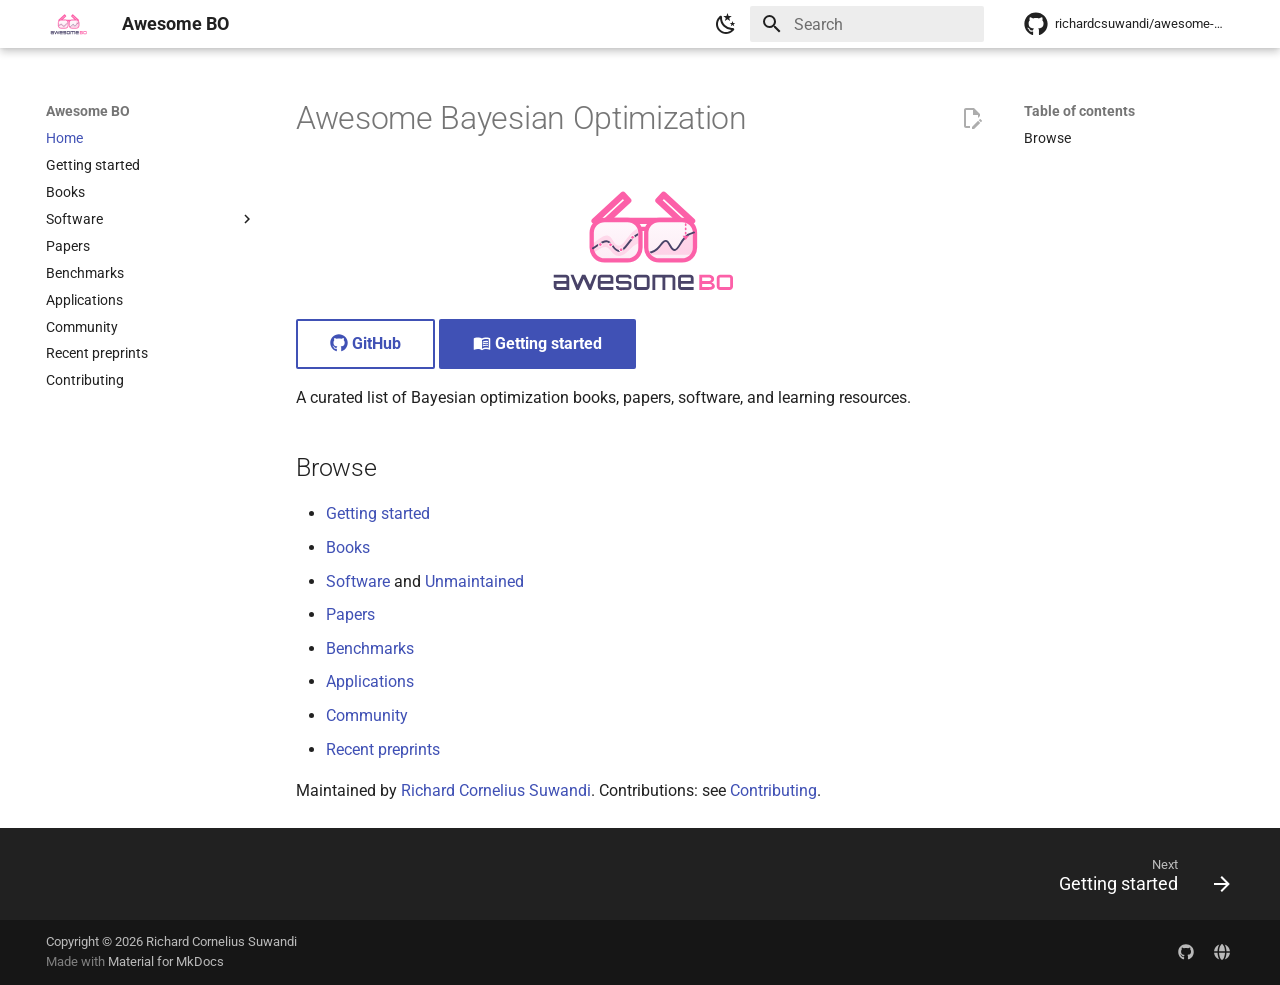
<file: index.html>
<!doctype html>
<html lang="en" class="no-js">
  <head>
    
      <meta charset="utf-8">
      <meta name="viewport" content="width=device-width,initial-scale=1">
      
        <meta name="description" content="Bayesian optimization of expensive black-box functions.">
      
      
      
        <link rel="canonical" href="https://richardcsuwandi.github.io/awesome-bo/">
      
      
      
        <link rel="next" href="getting-started/">
      
      
        
      
      
      <link rel="icon" href="assets/logo.svg">
      <meta name="generator" content="mkdocs-1.6.1, mkdocs-material-9.8.1">
    
    
      
        <title>Awesome BO</title>
      
    
    
      <link rel="stylesheet" href="assets/stylesheets/main.57a0d79d.min.css">
      
        
        <link rel="stylesheet" href="assets/stylesheets/palette.fb2fffe2.min.css">
      
      


    
    
      
    
    
      
        
        
        <link rel="preconnect" href="https://fonts.gstatic.com" crossorigin>
        <link rel="stylesheet" href="https://fonts.googleapis.com/css?family=Roboto:300,300i,400,400i,700,700i%7CRoboto+Mono:400,400i,700,700i&display=fallback">
        <style>:root{--md-text-font:"Roboto";--md-code-font:"Roboto Mono"}</style>
      
    
    
      <link rel="stylesheet" href="stylesheets/extra.css">
    
    <script>__md_scope=new URL(".",location),__md_hash=e=>[...e].reduce(((e,_)=>(e<<5)-e+_.charCodeAt(0)),0),__md_get=(e,_=localStorage,t=__md_scope)=>JSON.parse(_.getItem(t.pathname+"."+e)),__md_set=(e,_,t=localStorage,a=__md_scope)=>{try{t.setItem(a.pathname+"."+e,JSON.stringify(_))}catch(e){}}</script>
    
      

    
    
  </head>
  
  
    
    
      
    
    
    
    
    <body dir="ltr" data-md-color-scheme="default" data-md-color-primary="white" data-md-color-accent="deep-orange">
  
    
    <input class="md-toggle" data-md-toggle="drawer" type="checkbox" id="__drawer" autocomplete="off">
    <input class="md-toggle" data-md-toggle="search" type="checkbox" id="__search" autocomplete="off">
    <label class="md-overlay" for="__drawer"></label>
    <div data-md-component="skip">
      
        
        <a href="#awesome-bayesian-optimization" class="md-skip">
          Skip to content
        </a>
      
    </div>
    <div data-md-component="announce">
      
    </div>
    
    
      

  

<header class="md-header md-header--shadow" data-md-component="header">
  <nav class="md-header__inner md-grid" aria-label="Header">
    <a href="." title="Awesome BO" class="md-header__button md-logo" aria-label="Awesome BO" data-md-component="logo">
      
  <img src="assets/logo.svg" alt="logo">

    </a>
    <label class="md-header__button md-icon" for="__drawer">
      
      <svg xmlns="http://www.w3.org/2000/svg" viewBox="0 0 24 24"><path d="M3 6h18v2H3zm0 5h18v2H3zm0 5h18v2H3z"/></svg>
    </label>
    <div class="md-header__title" data-md-component="header-title">
      <div class="md-header__ellipsis">
        <div class="md-header__topic">
          <span class="md-ellipsis">
            Awesome BO
          </span>
        </div>
        <div class="md-header__topic" data-md-component="header-topic">
          <span class="md-ellipsis">
            
              Home
            
          </span>
        </div>
      </div>
    </div>
    
      
        <form class="md-header__option" data-md-component="palette">
  
    
    
    
    <input class="md-option" data-md-color-media="(prefers-color-scheme: light)" data-md-color-scheme="default" data-md-color-primary="white" data-md-color-accent="deep-orange"  aria-label="Switch to dark mode"  type="radio" name="__palette" id="__palette_0">
    
      <label class="md-header__button md-icon" title="Switch to dark mode" for="__palette_1" hidden>
        <svg xmlns="http://www.w3.org/2000/svg" viewBox="0 0 24 24"><path d="m17.75 4.09-2.53 1.94.91 3.06-2.63-1.81-2.63 1.81.91-3.06-2.53-1.94L12.44 4l1.06-3 1.06 3zm3.5 6.91-1.64 1.25.59 1.98-1.7-1.17-1.7 1.17.59-1.98L15.75 11l2.06-.05L18.5 9l.69 1.95zm-2.28 4.95c.83-.08 1.72 1.1 1.19 1.85-.32.45-.66.87-1.08 1.27C15.17 23 8.84 23 4.94 19.07c-3.91-3.9-3.91-10.24 0-14.14.4-.4.82-.76 1.27-1.08.75-.53 1.93.36 1.85 1.19-.27 2.86.69 5.83 2.89 8.02a9.96 9.96 0 0 0 8.02 2.89m-1.64 2.02a12.08 12.08 0 0 1-7.8-3.47c-2.17-2.19-3.33-5-3.49-7.82-2.81 3.14-2.7 7.96.31 10.98 3.02 3.01 7.84 3.12 10.98.31"/></svg>
      </label>
    
  
    
    
    
    <input class="md-option" data-md-color-media="(prefers-color-scheme: dark)" data-md-color-scheme="slate" data-md-color-primary="black" data-md-color-accent="deep-orange"  aria-label="Switch to light mode"  type="radio" name="__palette" id="__palette_1">
    
      <label class="md-header__button md-icon" title="Switch to light mode" for="__palette_0" hidden>
        <svg xmlns="http://www.w3.org/2000/svg" viewBox="0 0 24 24"><path d="M12 7a5 5 0 0 1 5 5 5 5 0 0 1-5 5 5 5 0 0 1-5-5 5 5 0 0 1 5-5m0 2a3 3 0 0 0-3 3 3 3 0 0 0 3 3 3 3 0 0 0 3-3 3 3 0 0 0-3-3m0-7 2.39 3.42C13.65 5.15 12.84 5 12 5s-1.65.15-2.39.42zM3.34 7l4.16-.35A7.2 7.2 0 0 0 5.94 8.5c-.44.74-.69 1.5-.83 2.29zm.02 10 1.76-3.77a7.131 7.131 0 0 0 2.38 4.14zM20.65 7l-1.77 3.79a7.02 7.02 0 0 0-2.38-4.15zm-.01 10-4.14.36c.59-.51 1.12-1.14 1.54-1.86.42-.73.69-1.5.83-2.29zM12 22l-2.41-3.44c.74.27 1.55.44 2.41.44.82 0 1.63-.17 2.37-.44z"/></svg>
      </label>
    
  
</form>
      
    
    
      <script>var palette=__md_get("__palette");if(palette&&palette.color){if("(prefers-color-scheme)"===palette.color.media){var media=matchMedia("(prefers-color-scheme: light)"),input=document.querySelector(media.matches?"[data-md-color-media='(prefers-color-scheme: light)']":"[data-md-color-media='(prefers-color-scheme: dark)']");palette.color.media=input.getAttribute("data-md-color-media"),palette.color.scheme=input.getAttribute("data-md-color-scheme"),palette.color.primary=input.getAttribute("data-md-color-primary"),palette.color.accent=input.getAttribute("data-md-color-accent")}for(var[key,value]of Object.entries(palette.color))document.body.setAttribute("data-md-color-"+key,value)}</script>
    
    
    
      
      
        <label class="md-header__button md-icon" for="__search">
          
          <svg xmlns="http://www.w3.org/2000/svg" viewBox="0 0 24 24"><path d="M9.5 3A6.5 6.5 0 0 1 16 9.5c0 1.61-.59 3.09-1.56 4.23l.27.27h.79l5 5-1.5 1.5-5-5v-.79l-.27-.27A6.52 6.52 0 0 1 9.5 16 6.5 6.5 0 0 1 3 9.5 6.5 6.5 0 0 1 9.5 3m0 2C7 5 5 7 5 9.5S7 14 9.5 14 14 12 14 9.5 12 5 9.5 5"/></svg>
        </label>
        <div class="md-search" data-md-component="search" role="dialog">
  <label class="md-search__overlay" for="__search"></label>
  <div class="md-search__inner" role="search">
    <form class="md-search__form" name="search">
      <input type="text" class="md-search__input" name="query" aria-label="Search" placeholder="Search" autocapitalize="off" autocorrect="off" autocomplete="off" spellcheck="false" data-md-component="search-query" required>
      <label class="md-search__icon md-icon" for="__search">
        
        <svg xmlns="http://www.w3.org/2000/svg" viewBox="0 0 24 24"><path d="M9.5 3A6.5 6.5 0 0 1 16 9.5c0 1.61-.59 3.09-1.56 4.23l.27.27h.79l5 5-1.5 1.5-5-5v-.79l-.27-.27A6.52 6.52 0 0 1 9.5 16 6.5 6.5 0 0 1 3 9.5 6.5 6.5 0 0 1 9.5 3m0 2C7 5 5 7 5 9.5S7 14 9.5 14 14 12 14 9.5 12 5 9.5 5"/></svg>
        
        <svg xmlns="http://www.w3.org/2000/svg" viewBox="0 0 24 24"><path d="M20 11v2H8l5.5 5.5-1.42 1.42L4.16 12l7.92-7.92L13.5 5.5 8 11z"/></svg>
      </label>
      <nav class="md-search__options" aria-label="Search">
        
        <button type="reset" class="md-search__icon md-icon" title="Clear" aria-label="Clear" tabindex="-1">
          
          <svg xmlns="http://www.w3.org/2000/svg" viewBox="0 0 24 24"><path d="M19 6.41 17.59 5 12 10.59 6.41 5 5 6.41 10.59 12 5 17.59 6.41 19 12 13.41 17.59 19 19 17.59 13.41 12z"/></svg>
        </button>
      </nav>
      
        <div class="md-search__suggest" data-md-component="search-suggest"></div>
      
    </form>
    <div class="md-search__output">
      <div class="md-search__scrollwrap" tabindex="0" data-md-scrollfix>
        <div class="md-search-result" data-md-component="search-result">
          <div class="md-search-result__meta">
            Initializing search
          </div>
          <ol class="md-search-result__list" role="presentation"></ol>
        </div>
      </div>
    </div>
  </div>
</div>
      
    
    
      <div class="md-header__source">
        <a href="https://github.com/richardcsuwandi/awesome-bo" title="Go to repository" class="md-source" data-md-component="source">
  <div class="md-source__icon md-icon">
    
    <svg xmlns="http://www.w3.org/2000/svg" viewBox="0 0 512 512"><!--! Font Awesome Free 7.1.0 by @fontawesome - https://fontawesome.com License - https://fontawesome.com/license/free (Icons: CC BY 4.0, Fonts: SIL OFL 1.1, Code: MIT License) Copyright 2025 Fonticons, Inc.--><path d="M173.9 397.4c0 2-2.3 3.6-5.2 3.6-3.3.3-5.6-1.3-5.6-3.6 0-2 2.3-3.6 5.2-3.6 3-.3 5.6 1.3 5.6 3.6m-31.1-4.5c-.7 2 1.3 4.3 4.3 4.9 2.6 1 5.6 0 6.2-2s-1.3-4.3-4.3-5.2c-2.6-.7-5.5.3-6.2 2.3m44.2-1.7c-2.9.7-4.9 2.6-4.6 4.9.3 2 2.9 3.3 5.9 2.6 2.9-.7 4.9-2.6 4.6-4.6-.3-1.9-3-3.2-5.9-2.9M252.8 8C114.1 8 8 113.3 8 252c0 110.9 69.8 205.8 169.5 239.2 12.8 2.3 17.3-5.6 17.3-12.1 0-6.2-.3-40.4-.3-61.4 0 0-70 15-84.7-29.8 0 0-11.4-29.1-27.8-36.6 0 0-22.9-15.7 1.6-15.4 0 0 24.9 2 38.6 25.8 21.9 38.6 58.6 27.5 72.9 20.9 2.3-16 8.8-27.1 16-33.7-55.9-6.2-112.3-14.3-112.3-110.5 0-27.5 7.6-41.3 23.6-58.9-2.6-6.5-11.1-33.3 2.6-67.9 20.9-6.5 69 27 69 27 20-5.6 41.5-8.5 62.8-8.5s42.8 2.9 62.8 8.5c0 0 48.1-33.6 69-27 13.7 34.7 5.2 61.4 2.6 67.9 16 17.7 25.8 31.5 25.8 58.9 0 96.5-58.9 104.2-114.8 110.5 9.2 7.9 17 22.9 17 46.4 0 33.7-.3 75.4-.3 83.6 0 6.5 4.6 14.4 17.3 12.1C436.2 457.8 504 362.9 504 252 504 113.3 391.5 8 252.8 8M105.2 352.9c-1.3 1-1 3.3.7 5.2 1.6 1.6 3.9 2.3 5.2 1 1.3-1 1-3.3-.7-5.2-1.6-1.6-3.9-2.3-5.2-1m-10.8-8.1c-.7 1.3.3 2.9 2.3 3.9 1.6 1 3.6.7 4.3-.7.7-1.3-.3-2.9-2.3-3.9-2-.6-3.6-.3-4.3.7m32.4 35.6c-1.6 1.3-1 4.3 1.3 6.2 2.3 2.3 5.2 2.6 6.5 1 1.3-1.3.7-4.3-1.3-6.2-2.2-2.3-5.2-2.6-6.5-1m-11.4-14.7c-1.6 1-1.6 3.6 0 5.9s4.3 3.3 5.6 2.3c1.6-1.3 1.6-3.9 0-6.2-1.4-2.3-4-3.3-5.6-2"/></svg>
  </div>
  <div class="md-source__repository">
    richardcsuwandi/awesome-bo
  </div>
</a>
      </div>
    
  </nav>
  
</header>
    
    <div class="md-container" data-md-component="container">
      
      
        
          
        
      
      <main class="md-main" data-md-component="main">
        <div class="md-main__inner md-grid">
          
            
              
              <div class="md-sidebar md-sidebar--primary" data-md-component="sidebar" data-md-type="navigation" >
                <div class="md-sidebar__scrollwrap">
                  <div class="md-sidebar__inner">
                    



<nav class="md-nav md-nav--primary" aria-label="Navigation" data-md-level="0">
  <label class="md-nav__title" for="__drawer">
    <a href="." title="Awesome BO" class="md-nav__button md-logo" aria-label="Awesome BO" data-md-component="logo">
      
  <img src="assets/logo.svg" alt="logo">

    </a>
    Awesome BO
  </label>
  
    <div class="md-nav__source">
      <a href="https://github.com/richardcsuwandi/awesome-bo" title="Go to repository" class="md-source" data-md-component="source">
  <div class="md-source__icon md-icon">
    
    <svg xmlns="http://www.w3.org/2000/svg" viewBox="0 0 512 512"><!--! Font Awesome Free 7.1.0 by @fontawesome - https://fontawesome.com License - https://fontawesome.com/license/free (Icons: CC BY 4.0, Fonts: SIL OFL 1.1, Code: MIT License) Copyright 2025 Fonticons, Inc.--><path d="M173.9 397.4c0 2-2.3 3.6-5.2 3.6-3.3.3-5.6-1.3-5.6-3.6 0-2 2.3-3.6 5.2-3.6 3-.3 5.6 1.3 5.6 3.6m-31.1-4.5c-.7 2 1.3 4.3 4.3 4.9 2.6 1 5.6 0 6.2-2s-1.3-4.3-4.3-5.2c-2.6-.7-5.5.3-6.2 2.3m44.2-1.7c-2.9.7-4.9 2.6-4.6 4.9.3 2 2.9 3.3 5.9 2.6 2.9-.7 4.9-2.6 4.6-4.6-.3-1.9-3-3.2-5.9-2.9M252.8 8C114.1 8 8 113.3 8 252c0 110.9 69.8 205.8 169.5 239.2 12.8 2.3 17.3-5.6 17.3-12.1 0-6.2-.3-40.4-.3-61.4 0 0-70 15-84.7-29.8 0 0-11.4-29.1-27.8-36.6 0 0-22.9-15.7 1.6-15.4 0 0 24.9 2 38.6 25.8 21.9 38.6 58.6 27.5 72.9 20.9 2.3-16 8.8-27.1 16-33.7-55.9-6.2-112.3-14.3-112.3-110.5 0-27.5 7.6-41.3 23.6-58.9-2.6-6.5-11.1-33.3 2.6-67.9 20.9-6.5 69 27 69 27 20-5.6 41.5-8.5 62.8-8.5s42.8 2.9 62.8 8.5c0 0 48.1-33.6 69-27 13.7 34.7 5.2 61.4 2.6 67.9 16 17.7 25.8 31.5 25.8 58.9 0 96.5-58.9 104.2-114.8 110.5 9.2 7.9 17 22.9 17 46.4 0 33.7-.3 75.4-.3 83.6 0 6.5 4.6 14.4 17.3 12.1C436.2 457.8 504 362.9 504 252 504 113.3 391.5 8 252.8 8M105.2 352.9c-1.3 1-1 3.3.7 5.2 1.6 1.6 3.9 2.3 5.2 1 1.3-1 1-3.3-.7-5.2-1.6-1.6-3.9-2.3-5.2-1m-10.8-8.1c-.7 1.3.3 2.9 2.3 3.9 1.6 1 3.6.7 4.3-.7.7-1.3-.3-2.9-2.3-3.9-2-.6-3.6-.3-4.3.7m32.4 35.6c-1.6 1.3-1 4.3 1.3 6.2 2.3 2.3 5.2 2.6 6.5 1 1.3-1.3.7-4.3-1.3-6.2-2.2-2.3-5.2-2.6-6.5-1m-11.4-14.7c-1.6 1-1.6 3.6 0 5.9s4.3 3.3 5.6 2.3c1.6-1.3 1.6-3.9 0-6.2-1.4-2.3-4-3.3-5.6-2"/></svg>
  </div>
  <div class="md-source__repository">
    richardcsuwandi/awesome-bo
  </div>
</a>
    </div>
  
  <ul class="md-nav__list" data-md-scrollfix>
    
      
      
  
  
    
  
  
  
    <li class="md-nav__item md-nav__item--active">
      
      <input class="md-nav__toggle md-toggle" type="checkbox" id="__toc">
      
      
        
      
      
        <label class="md-nav__link md-nav__link--active" for="__toc">
          
  
  
  <span class="md-ellipsis">
    
  
    Home
  

    
  </span>
  
  

          <span class="md-nav__icon md-icon"></span>
        </label>
      
      <a href="." class="md-nav__link md-nav__link--active">
        
  
  
  <span class="md-ellipsis">
    
  
    Home
  

    
  </span>
  
  

      </a>
      
        

<nav class="md-nav md-nav--secondary" aria-label="Table of contents">
  
  
  
    
  
  
    <label class="md-nav__title" for="__toc">
      <span class="md-nav__icon md-icon"></span>
      Table of contents
    </label>
    <ul class="md-nav__list" data-md-component="toc" data-md-scrollfix>
      
        <li class="md-nav__item">
  <a href="#browse" class="md-nav__link">
    <span class="md-ellipsis">
      
        Browse
      
    </span>
  </a>
  
</li>
      
    </ul>
  
</nav>
      
    </li>
  

    
      
      
  
  
  
  
    <li class="md-nav__item">
      <a href="getting-started/" class="md-nav__link">
        
  
  
  <span class="md-ellipsis">
    
  
    Getting started
  

    
  </span>
  
  

      </a>
    </li>
  

    
      
      
  
  
  
  
    <li class="md-nav__item">
      <a href="books/" class="md-nav__link">
        
  
  
  <span class="md-ellipsis">
    
  
    Books
  

    
  </span>
  
  

      </a>
    </li>
  

    
      
      
  
  
  
  
    
    
      
        
      
        
      
    
    
    
    
    <li class="md-nav__item md-nav__item--nested">
      
        
        
        <input class="md-nav__toggle md-toggle " type="checkbox" id="__nav_4" >
        
          
          <label class="md-nav__link" for="__nav_4" id="__nav_4_label" tabindex="0">
            
  
  
  <span class="md-ellipsis">
    
  
    Software
  

    
  </span>
  
  

            <span class="md-nav__icon md-icon"></span>
          </label>
        
        <nav class="md-nav" data-md-level="1" aria-labelledby="__nav_4_label" aria-expanded="false">
          <label class="md-nav__title" for="__nav_4">
            <span class="md-nav__icon md-icon"></span>
            
  
    Software
  

          </label>
          <ul class="md-nav__list" data-md-scrollfix>
            
              
                
  
  
  
  
    <li class="md-nav__item">
      <a href="software/" class="md-nav__link">
        
  
  
  <span class="md-ellipsis">
    
  
    Active libraries
  

    
  </span>
  
  

      </a>
    </li>
  

              
            
              
                
  
  
  
  
    <li class="md-nav__item">
      <a href="unmaintained/" class="md-nav__link">
        
  
  
  <span class="md-ellipsis">
    
  
    Unmaintained
  

    
  </span>
  
  

      </a>
    </li>
  

              
            
          </ul>
        </nav>
      
    </li>
  

    
      
      
  
  
  
  
    <li class="md-nav__item">
      <a href="papers/" class="md-nav__link">
        
  
  
  <span class="md-ellipsis">
    
  
    Papers
  

    
  </span>
  
  

      </a>
    </li>
  

    
      
      
  
  
  
  
    <li class="md-nav__item">
      <a href="benchmarks/" class="md-nav__link">
        
  
  
  <span class="md-ellipsis">
    
  
    Benchmarks
  

    
  </span>
  
  

      </a>
    </li>
  

    
      
      
  
  
  
  
    <li class="md-nav__item">
      <a href="applications/" class="md-nav__link">
        
  
  
  <span class="md-ellipsis">
    
  
    Applications
  

    
  </span>
  
  

      </a>
    </li>
  

    
      
      
  
  
  
  
    <li class="md-nav__item">
      <a href="community/" class="md-nav__link">
        
  
  
  <span class="md-ellipsis">
    
  
    Community
  

    
  </span>
  
  

      </a>
    </li>
  

    
      
      
  
  
  
  
    <li class="md-nav__item">
      <a href="preprints/" class="md-nav__link">
        
  
  
  <span class="md-ellipsis">
    
  
    Recent preprints
  

    
  </span>
  
  

      </a>
    </li>
  

    
      
      
  
  
  
  
    <li class="md-nav__item">
      <a href="contributing/" class="md-nav__link">
        
  
  
  <span class="md-ellipsis">
    
  
    Contributing
  

    
  </span>
  
  

      </a>
    </li>
  

    
  </ul>
</nav>
                  </div>
                </div>
              </div>
            
            
              
              <div class="md-sidebar md-sidebar--secondary" data-md-component="sidebar" data-md-type="toc" >
                <div class="md-sidebar__scrollwrap">
                  <div class="md-sidebar__inner">
                    

<nav class="md-nav md-nav--secondary" aria-label="Table of contents">
  
  
  
    
  
  
    <label class="md-nav__title" for="__toc">
      <span class="md-nav__icon md-icon"></span>
      Table of contents
    </label>
    <ul class="md-nav__list" data-md-component="toc" data-md-scrollfix>
      
        <li class="md-nav__item">
  <a href="#browse" class="md-nav__link">
    <span class="md-ellipsis">
      
        Browse
      
    </span>
  </a>
  
</li>
      
    </ul>
  
</nav>
                  </div>
                </div>
              </div>
            
          
          
            <div class="md-content" data-md-component="content">
              
              <article class="md-content__inner md-typeset">
                
                  


  
    <a href="https://github.com/richardcsuwandi/awesome-bo/edit/main/docs/index.md" title="Edit this page" class="md-content__button md-icon" rel="edit">
      
      <svg xmlns="http://www.w3.org/2000/svg" viewBox="0 0 24 24"><path d="M10 20H6V4h7v5h5v3.1l2-2V8l-6-6H6c-1.1 0-2 .9-2 2v16c0 1.1.9 2 2 2h4zm10.2-7c.1 0 .3.1.4.2l1.3 1.3c.2.2.2.6 0 .8l-1 1-2.1-2.1 1-1c.1-.1.2-.2.4-.2m0 3.9L14.1 23H12v-2.1l6.1-6.1z"/></svg>
    </a>
  
  


<h1 id="awesome-bayesian-optimization">Awesome Bayesian Optimization<a class="headerlink" href="#awesome-bayesian-optimization" title="Permanent link">&para;</a></h1>
<p align="center">
  <img class="hero-logo" src="assets/logo.svg" width="220" alt="Awesome Bayesian Optimization">
</p>

<p><a class="md-button" href="https://github.com/richardcsuwandi/awesome-bo"><span class="twemoji"><svg xmlns="http://www.w3.org/2000/svg" viewBox="0 0 512 512"><!--! Font Awesome Free 7.1.0 by @fontawesome - https://fontawesome.com License - https://fontawesome.com/license/free (Icons: CC BY 4.0, Fonts: SIL OFL 1.1, Code: MIT License) Copyright 2025 Fonticons, Inc.--><path d="M173.9 397.4c0 2-2.3 3.6-5.2 3.6-3.3.3-5.6-1.3-5.6-3.6 0-2 2.3-3.6 5.2-3.6 3-.3 5.6 1.3 5.6 3.6m-31.1-4.5c-.7 2 1.3 4.3 4.3 4.9 2.6 1 5.6 0 6.2-2s-1.3-4.3-4.3-5.2c-2.6-.7-5.5.3-6.2 2.3m44.2-1.7c-2.9.7-4.9 2.6-4.6 4.9.3 2 2.9 3.3 5.9 2.6 2.9-.7 4.9-2.6 4.6-4.6-.3-1.9-3-3.2-5.9-2.9M252.8 8C114.1 8 8 113.3 8 252c0 110.9 69.8 205.8 169.5 239.2 12.8 2.3 17.3-5.6 17.3-12.1 0-6.2-.3-40.4-.3-61.4 0 0-70 15-84.7-29.8 0 0-11.4-29.1-27.8-36.6 0 0-22.9-15.7 1.6-15.4 0 0 24.9 2 38.6 25.8 21.9 38.6 58.6 27.5 72.9 20.9 2.3-16 8.8-27.1 16-33.7-55.9-6.2-112.3-14.3-112.3-110.5 0-27.5 7.6-41.3 23.6-58.9-2.6-6.5-11.1-33.3 2.6-67.9 20.9-6.5 69 27 69 27 20-5.6 41.5-8.5 62.8-8.5s42.8 2.9 62.8 8.5c0 0 48.1-33.6 69-27 13.7 34.7 5.2 61.4 2.6 67.9 16 17.7 25.8 31.5 25.8 58.9 0 96.5-58.9 104.2-114.8 110.5 9.2 7.9 17 22.9 17 46.4 0 33.7-.3 75.4-.3 83.6 0 6.5 4.6 14.4 17.3 12.1C436.2 457.8 504 362.9 504 252 504 113.3 391.5 8 252.8 8M105.2 352.9c-1.3 1-1 3.3.7 5.2 1.6 1.6 3.9 2.3 5.2 1 1.3-1 1-3.3-.7-5.2-1.6-1.6-3.9-2.3-5.2-1m-10.8-8.1c-.7 1.3.3 2.9 2.3 3.9 1.6 1 3.6.7 4.3-.7.7-1.3-.3-2.9-2.3-3.9-2-.6-3.6-.3-4.3.7m32.4 35.6c-1.6 1.3-1 4.3 1.3 6.2 2.3 2.3 5.2 2.6 6.5 1 1.3-1.3.7-4.3-1.3-6.2-2.2-2.3-5.2-2.6-6.5-1m-11.4-14.7c-1.6 1-1.6 3.6 0 5.9s4.3 3.3 5.6 2.3c1.6-1.3 1.6-3.9 0-6.2-1.4-2.3-4-3.3-5.6-2"/></svg></span> GitHub</a>
<a class="md-button md-button--primary" href="getting-started/"><span class="twemoji"><svg xmlns="http://www.w3.org/2000/svg" viewBox="0 0 24 24"><path d="M12 21.5c-1.35-.85-3.8-1.5-5.5-1.5-1.65 0-3.35.3-4.75 1.05-.1.05-.15.05-.25.05-.25 0-.5-.25-.5-.5V6c.6-.45 1.25-.75 2-1 1.11-.35 2.33-.5 3.5-.5 1.95 0 4.05.4 5.5 1.5 1.45-1.1 3.55-1.5 5.5-1.5 1.17 0 2.39.15 3.5.5.75.25 1.4.55 2 1v14.6c0 .25-.25.5-.5.5-.1 0-.15 0-.25-.05-1.4-.75-3.1-1.05-4.75-1.05-1.7 0-4.15.65-5.5 1.5M12 8v11.5c1.35-.85 3.8-1.5 5.5-1.5 1.2 0 2.4.15 3.5.5V7c-1.1-.35-2.3-.5-3.5-.5-1.7 0-4.15.65-5.5 1.5m1 3.5c1.11-.68 2.6-1 4.5-1 .91 0 1.76.09 2.5.28V9.23c-.87-.15-1.71-.23-2.5-.23q-2.655 0-4.5.84zm4.5.17c-1.71 0-3.21.26-4.5.79v1.69c1.11-.65 2.6-.99 4.5-.99 1.04 0 1.88.08 2.5.24v-1.5c-.87-.16-1.71-.23-2.5-.23m2.5 2.9c-.87-.16-1.71-.24-2.5-.24-1.83 0-3.33.27-4.5.8v1.69c1.11-.66 2.6-.99 4.5-.99 1.04 0 1.88.08 2.5.24z"/></svg></span> Getting started</a></p>
<p>A curated list of Bayesian optimization books, papers, software, and learning resources.</p>
<h2 id="browse">Browse<a class="headerlink" href="#browse" title="Permanent link">&para;</a></h2>
<ul>
<li><a href="getting-started/">Getting started</a></li>
<li><a href="books/">Books</a></li>
<li><a href="software/">Software</a> and <a href="unmaintained/">Unmaintained</a></li>
<li><a href="papers/">Papers</a></li>
<li><a href="benchmarks/">Benchmarks</a></li>
<li><a href="applications/">Applications</a></li>
<li><a href="community/">Community</a></li>
<li><a href="preprints/">Recent preprints</a></li>
</ul>
<p>Maintained by <a href="https://richardcsuwandi.github.io">Richard Cornelius Suwandi</a>.
Contributions: see <a href="contributing/">Contributing</a>.</p>












                
              </article>
            </div>
          
          
  <script>var tabs=__md_get("__tabs");if(Array.isArray(tabs))e:for(var set of document.querySelectorAll(".tabbed-set")){var labels=set.querySelector(".tabbed-labels");for(var tab of tabs)for(var label of labels.getElementsByTagName("label"))if(label.innerText.trim()===tab){var input=document.getElementById(label.htmlFor);input.checked=!0;continue e}}</script>

<script>var target=document.getElementById(location.hash.slice(1));target&&target.name&&(target.checked=target.name.startsWith("__tabbed_"))</script>
        </div>
        
          <button type="button" class="md-top md-icon" data-md-component="top" hidden>
  
  <svg xmlns="http://www.w3.org/2000/svg" viewBox="0 0 24 24"><path d="M13 20h-2V8l-5.5 5.5-1.42-1.42L12 4.16l7.92 7.92-1.42 1.42L13 8z"/></svg>
  Back to top
</button>
        
      </main>
      
        <footer class="md-footer">
  
    
      
      <nav class="md-footer__inner md-grid" aria-label="Footer" >
        
        
          
          <a href="getting-started/" class="md-footer__link md-footer__link--next" aria-label="Next: Getting started">
            <div class="md-footer__title">
              <span class="md-footer__direction">
                Next
              </span>
              <div class="md-ellipsis">
                Getting started
              </div>
            </div>
            <div class="md-footer__button md-icon">
              
              <svg xmlns="http://www.w3.org/2000/svg" viewBox="0 0 24 24"><path d="M4 11v2h12l-5.5 5.5 1.42 1.42L19.84 12l-7.92-7.92L10.5 5.5 16 11z"/></svg>
            </div>
          </a>
        
      </nav>
    
  
  <div class="md-footer-meta md-typeset">
    <div class="md-footer-meta__inner md-grid">
      <div class="md-copyright">
  
    <div class="md-copyright__highlight">
      Copyright &copy; 2026 Richard Cornelius Suwandi
    </div>
  
  
    Made with
    <a href="https://squidfunk.github.io/mkdocs-material/" target="_blank" rel="noopener">
      Material for MkDocs
    </a>
  
</div>
      
        
<div class="md-social">
  
    
    
    
    
      
      
    
    <a href="https://github.com/richardcsuwandi/awesome-bo" target="_blank" rel="noopener" title="github.com" class="md-social__link">
      <svg xmlns="http://www.w3.org/2000/svg" viewBox="0 0 512 512"><!--! Font Awesome Free 7.1.0 by @fontawesome - https://fontawesome.com License - https://fontawesome.com/license/free (Icons: CC BY 4.0, Fonts: SIL OFL 1.1, Code: MIT License) Copyright 2025 Fonticons, Inc.--><path d="M173.9 397.4c0 2-2.3 3.6-5.2 3.6-3.3.3-5.6-1.3-5.6-3.6 0-2 2.3-3.6 5.2-3.6 3-.3 5.6 1.3 5.6 3.6m-31.1-4.5c-.7 2 1.3 4.3 4.3 4.9 2.6 1 5.6 0 6.2-2s-1.3-4.3-4.3-5.2c-2.6-.7-5.5.3-6.2 2.3m44.2-1.7c-2.9.7-4.9 2.6-4.6 4.9.3 2 2.9 3.3 5.9 2.6 2.9-.7 4.9-2.6 4.6-4.6-.3-1.9-3-3.2-5.9-2.9M252.8 8C114.1 8 8 113.3 8 252c0 110.9 69.8 205.8 169.5 239.2 12.8 2.3 17.3-5.6 17.3-12.1 0-6.2-.3-40.4-.3-61.4 0 0-70 15-84.7-29.8 0 0-11.4-29.1-27.8-36.6 0 0-22.9-15.7 1.6-15.4 0 0 24.9 2 38.6 25.8 21.9 38.6 58.6 27.5 72.9 20.9 2.3-16 8.8-27.1 16-33.7-55.9-6.2-112.3-14.3-112.3-110.5 0-27.5 7.6-41.3 23.6-58.9-2.6-6.5-11.1-33.3 2.6-67.9 20.9-6.5 69 27 69 27 20-5.6 41.5-8.5 62.8-8.5s42.8 2.9 62.8 8.5c0 0 48.1-33.6 69-27 13.7 34.7 5.2 61.4 2.6 67.9 16 17.7 25.8 31.5 25.8 58.9 0 96.5-58.9 104.2-114.8 110.5 9.2 7.9 17 22.9 17 46.4 0 33.7-.3 75.4-.3 83.6 0 6.5 4.6 14.4 17.3 12.1C436.2 457.8 504 362.9 504 252 504 113.3 391.5 8 252.8 8M105.2 352.9c-1.3 1-1 3.3.7 5.2 1.6 1.6 3.9 2.3 5.2 1 1.3-1 1-3.3-.7-5.2-1.6-1.6-3.9-2.3-5.2-1m-10.8-8.1c-.7 1.3.3 2.9 2.3 3.9 1.6 1 3.6.7 4.3-.7.7-1.3-.3-2.9-2.3-3.9-2-.6-3.6-.3-4.3.7m32.4 35.6c-1.6 1.3-1 4.3 1.3 6.2 2.3 2.3 5.2 2.6 6.5 1 1.3-1.3.7-4.3-1.3-6.2-2.2-2.3-5.2-2.6-6.5-1m-11.4-14.7c-1.6 1-1.6 3.6 0 5.9s4.3 3.3 5.6 2.3c1.6-1.3 1.6-3.9 0-6.2-1.4-2.3-4-3.3-5.6-2"/></svg>
    </a>
  
    
    
    
    
      
      
    
    <a href="https://richardcsuwandi.github.io" target="_blank" rel="noopener" title="richardcsuwandi.github.io" class="md-social__link">
      <svg xmlns="http://www.w3.org/2000/svg" viewBox="0 0 512 512"><!--! Font Awesome Free 7.1.0 by @fontawesome - https://fontawesome.com License - https://fontawesome.com/license/free (Icons: CC BY 4.0, Fonts: SIL OFL 1.1, Code: MIT License) Copyright 2025 Fonticons, Inc.--><path d="M351.9 280H161c2.9 64.5 17.2 123.9 37.5 167.4 11.4 24.5 23.7 41.8 35.1 52.4 11.2 10.5 18.9 12.2 22.9 12.2s11.7-1.7 22.9-12.2c11.4-10.6 23.7-28 35.1-52.4 20.3-43.5 34.6-102.9 37.5-167.4zm-191-48h190.9c-2.8-64.5-17.1-123.9-37.4-167.4-11.4-24.4-23.7-41.8-35.1-52.4C268.1 1.7 260.4 0 256.4 0s-11.7 1.7-22.9 12.2c-11.4 10.6-23.7 28-35.1 52.4-20.3 43.5-34.6 102.9-37.5 167.4m-48 0c3.5-85.6 25.6-165.1 57.9-217.3C78.7 47.3 10.9 131.2 1.5 232zM1.5 280c9.4 100.8 77.2 184.7 169.3 217.3-32.3-52.2-54.4-131.7-57.9-217.3zm398.4 0c-3.5 85.6-25.6 165.1-57.9 217.3 92.1-32.7 159.9-116.5 169.3-217.3zm111.4-48C501.9 131.2 434.1 47.3 342 14.7c32.3 52.2 54.4 131.7 57.9 217.3z"/></svg>
    </a>
  
</div>
      
    </div>
  </div>
</footer>
      
    </div>
    <div class="md-dialog" data-md-component="dialog">
      <div class="md-dialog__inner md-typeset"></div>
    </div>
    
    
    
      
      
      <script id="__config" type="application/json">{"annotate": null, "base": ".", "features": ["navigation.indexes", "navigation.top", "navigation.footer", "search.suggest", "search.highlight", "content.code.copy", "content.tabs.link", "content.action.edit", "toc.follow"], "search": "assets/javascripts/workers/search.a7633da7.min.js", "tags": null, "translations": {"clipboard.copied": "Copied to clipboard", "clipboard.copy": "Copy to clipboard", "search.result.more.one": "1 more on this page", "search.result.more.other": "# more on this page", "search.result.none": "No matching documents", "search.result.one": "1 matching document", "search.result.other": "# matching documents", "search.result.placeholder": "Type to start searching", "search.result.term.missing": "Missing", "select.version": "Select version"}, "version": null}</script>
    
    
      <script src="assets/javascripts/bundle.a5f9d56c.min.js"></script>
      
    
  </body>
</html>
</file>
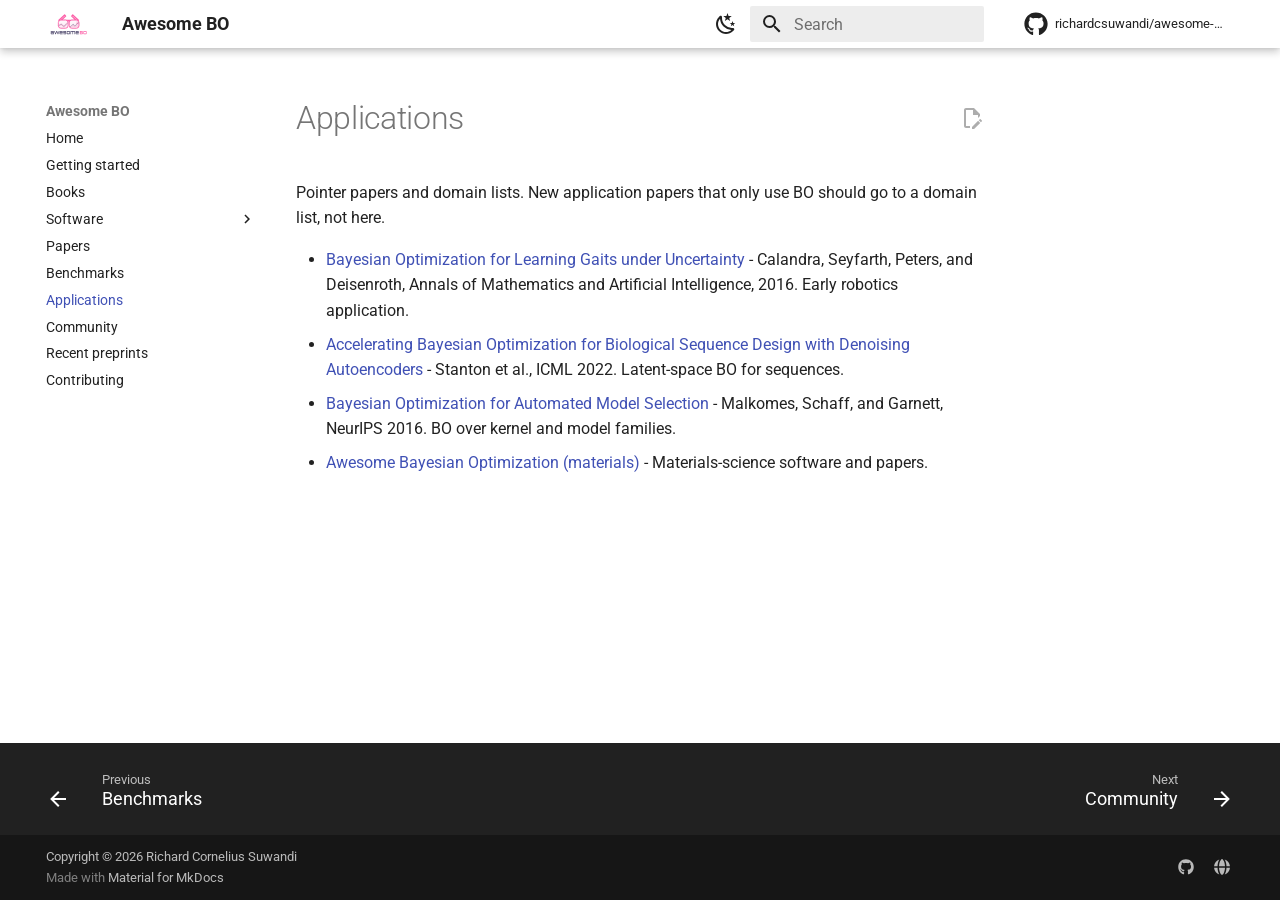
<file: applications/index.html>
<!doctype html>
<html lang="en" class="no-js">
  <head>
    
      <meta charset="utf-8">
      <meta name="viewport" content="width=device-width,initial-scale=1">
      
        <meta name="description" content="Bayesian optimization of expensive black-box functions.">
      
      
      
        <link rel="canonical" href="https://richardcsuwandi.github.io/awesome-bo/applications/">
      
      
        <link rel="prev" href="../benchmarks/">
      
      
        <link rel="next" href="../community/">
      
      
        
      
      
      <link rel="icon" href="../assets/logo.svg">
      <meta name="generator" content="mkdocs-1.6.1, mkdocs-material-9.8.1">
    
    
      
        <title>Applications - Awesome BO</title>
      
    
    
      <link rel="stylesheet" href="../assets/stylesheets/main.57a0d79d.min.css">
      
        
        <link rel="stylesheet" href="../assets/stylesheets/palette.fb2fffe2.min.css">
      
      


    
    
      
    
    
      
        
        
        <link rel="preconnect" href="https://fonts.gstatic.com" crossorigin>
        <link rel="stylesheet" href="https://fonts.googleapis.com/css?family=Roboto:300,300i,400,400i,700,700i%7CRoboto+Mono:400,400i,700,700i&display=fallback">
        <style>:root{--md-text-font:"Roboto";--md-code-font:"Roboto Mono"}</style>
      
    
    
      <link rel="stylesheet" href="../stylesheets/extra.css">
    
    <script>__md_scope=new URL("..",location),__md_hash=e=>[...e].reduce(((e,_)=>(e<<5)-e+_.charCodeAt(0)),0),__md_get=(e,_=localStorage,t=__md_scope)=>JSON.parse(_.getItem(t.pathname+"."+e)),__md_set=(e,_,t=localStorage,a=__md_scope)=>{try{t.setItem(a.pathname+"."+e,JSON.stringify(_))}catch(e){}}</script>
    
      

    
    
  </head>
  
  
    
    
      
    
    
    
    
    <body dir="ltr" data-md-color-scheme="default" data-md-color-primary="white" data-md-color-accent="deep-orange">
  
    
    <input class="md-toggle" data-md-toggle="drawer" type="checkbox" id="__drawer" autocomplete="off">
    <input class="md-toggle" data-md-toggle="search" type="checkbox" id="__search" autocomplete="off">
    <label class="md-overlay" for="__drawer"></label>
    <div data-md-component="skip">
      
        
        <a href="#applications" class="md-skip">
          Skip to content
        </a>
      
    </div>
    <div data-md-component="announce">
      
    </div>
    
    
      

  

<header class="md-header md-header--shadow" data-md-component="header">
  <nav class="md-header__inner md-grid" aria-label="Header">
    <a href=".." title="Awesome BO" class="md-header__button md-logo" aria-label="Awesome BO" data-md-component="logo">
      
  <img src="../assets/logo.svg" alt="logo">

    </a>
    <label class="md-header__button md-icon" for="__drawer">
      
      <svg xmlns="http://www.w3.org/2000/svg" viewBox="0 0 24 24"><path d="M3 6h18v2H3zm0 5h18v2H3zm0 5h18v2H3z"/></svg>
    </label>
    <div class="md-header__title" data-md-component="header-title">
      <div class="md-header__ellipsis">
        <div class="md-header__topic">
          <span class="md-ellipsis">
            Awesome BO
          </span>
        </div>
        <div class="md-header__topic" data-md-component="header-topic">
          <span class="md-ellipsis">
            
              Applications
            
          </span>
        </div>
      </div>
    </div>
    
      
        <form class="md-header__option" data-md-component="palette">
  
    
    
    
    <input class="md-option" data-md-color-media="(prefers-color-scheme: light)" data-md-color-scheme="default" data-md-color-primary="white" data-md-color-accent="deep-orange"  aria-label="Switch to dark mode"  type="radio" name="__palette" id="__palette_0">
    
      <label class="md-header__button md-icon" title="Switch to dark mode" for="__palette_1" hidden>
        <svg xmlns="http://www.w3.org/2000/svg" viewBox="0 0 24 24"><path d="m17.75 4.09-2.53 1.94.91 3.06-2.63-1.81-2.63 1.81.91-3.06-2.53-1.94L12.44 4l1.06-3 1.06 3zm3.5 6.91-1.64 1.25.59 1.98-1.7-1.17-1.7 1.17.59-1.98L15.75 11l2.06-.05L18.5 9l.69 1.95zm-2.28 4.95c.83-.08 1.72 1.1 1.19 1.85-.32.45-.66.87-1.08 1.27C15.17 23 8.84 23 4.94 19.07c-3.91-3.9-3.91-10.24 0-14.14.4-.4.82-.76 1.27-1.08.75-.53 1.93.36 1.85 1.19-.27 2.86.69 5.83 2.89 8.02a9.96 9.96 0 0 0 8.02 2.89m-1.64 2.02a12.08 12.08 0 0 1-7.8-3.47c-2.17-2.19-3.33-5-3.49-7.82-2.81 3.14-2.7 7.96.31 10.98 3.02 3.01 7.84 3.12 10.98.31"/></svg>
      </label>
    
  
    
    
    
    <input class="md-option" data-md-color-media="(prefers-color-scheme: dark)" data-md-color-scheme="slate" data-md-color-primary="black" data-md-color-accent="deep-orange"  aria-label="Switch to light mode"  type="radio" name="__palette" id="__palette_1">
    
      <label class="md-header__button md-icon" title="Switch to light mode" for="__palette_0" hidden>
        <svg xmlns="http://www.w3.org/2000/svg" viewBox="0 0 24 24"><path d="M12 7a5 5 0 0 1 5 5 5 5 0 0 1-5 5 5 5 0 0 1-5-5 5 5 0 0 1 5-5m0 2a3 3 0 0 0-3 3 3 3 0 0 0 3 3 3 3 0 0 0 3-3 3 3 0 0 0-3-3m0-7 2.39 3.42C13.65 5.15 12.84 5 12 5s-1.65.15-2.39.42zM3.34 7l4.16-.35A7.2 7.2 0 0 0 5.94 8.5c-.44.74-.69 1.5-.83 2.29zm.02 10 1.76-3.77a7.131 7.131 0 0 0 2.38 4.14zM20.65 7l-1.77 3.79a7.02 7.02 0 0 0-2.38-4.15zm-.01 10-4.14.36c.59-.51 1.12-1.14 1.54-1.86.42-.73.69-1.5.83-2.29zM12 22l-2.41-3.44c.74.27 1.55.44 2.41.44.82 0 1.63-.17 2.37-.44z"/></svg>
      </label>
    
  
</form>
      
    
    
      <script>var palette=__md_get("__palette");if(palette&&palette.color){if("(prefers-color-scheme)"===palette.color.media){var media=matchMedia("(prefers-color-scheme: light)"),input=document.querySelector(media.matches?"[data-md-color-media='(prefers-color-scheme: light)']":"[data-md-color-media='(prefers-color-scheme: dark)']");palette.color.media=input.getAttribute("data-md-color-media"),palette.color.scheme=input.getAttribute("data-md-color-scheme"),palette.color.primary=input.getAttribute("data-md-color-primary"),palette.color.accent=input.getAttribute("data-md-color-accent")}for(var[key,value]of Object.entries(palette.color))document.body.setAttribute("data-md-color-"+key,value)}</script>
    
    
    
      
      
        <label class="md-header__button md-icon" for="__search">
          
          <svg xmlns="http://www.w3.org/2000/svg" viewBox="0 0 24 24"><path d="M9.5 3A6.5 6.5 0 0 1 16 9.5c0 1.61-.59 3.09-1.56 4.23l.27.27h.79l5 5-1.5 1.5-5-5v-.79l-.27-.27A6.52 6.52 0 0 1 9.5 16 6.5 6.5 0 0 1 3 9.5 6.5 6.5 0 0 1 9.5 3m0 2C7 5 5 7 5 9.5S7 14 9.5 14 14 12 14 9.5 12 5 9.5 5"/></svg>
        </label>
        <div class="md-search" data-md-component="search" role="dialog">
  <label class="md-search__overlay" for="__search"></label>
  <div class="md-search__inner" role="search">
    <form class="md-search__form" name="search">
      <input type="text" class="md-search__input" name="query" aria-label="Search" placeholder="Search" autocapitalize="off" autocorrect="off" autocomplete="off" spellcheck="false" data-md-component="search-query" required>
      <label class="md-search__icon md-icon" for="__search">
        
        <svg xmlns="http://www.w3.org/2000/svg" viewBox="0 0 24 24"><path d="M9.5 3A6.5 6.5 0 0 1 16 9.5c0 1.61-.59 3.09-1.56 4.23l.27.27h.79l5 5-1.5 1.5-5-5v-.79l-.27-.27A6.52 6.52 0 0 1 9.5 16 6.5 6.5 0 0 1 3 9.5 6.5 6.5 0 0 1 9.5 3m0 2C7 5 5 7 5 9.5S7 14 9.5 14 14 12 14 9.5 12 5 9.5 5"/></svg>
        
        <svg xmlns="http://www.w3.org/2000/svg" viewBox="0 0 24 24"><path d="M20 11v2H8l5.5 5.5-1.42 1.42L4.16 12l7.92-7.92L13.5 5.5 8 11z"/></svg>
      </label>
      <nav class="md-search__options" aria-label="Search">
        
        <button type="reset" class="md-search__icon md-icon" title="Clear" aria-label="Clear" tabindex="-1">
          
          <svg xmlns="http://www.w3.org/2000/svg" viewBox="0 0 24 24"><path d="M19 6.41 17.59 5 12 10.59 6.41 5 5 6.41 10.59 12 5 17.59 6.41 19 12 13.41 17.59 19 19 17.59 13.41 12z"/></svg>
        </button>
      </nav>
      
        <div class="md-search__suggest" data-md-component="search-suggest"></div>
      
    </form>
    <div class="md-search__output">
      <div class="md-search__scrollwrap" tabindex="0" data-md-scrollfix>
        <div class="md-search-result" data-md-component="search-result">
          <div class="md-search-result__meta">
            Initializing search
          </div>
          <ol class="md-search-result__list" role="presentation"></ol>
        </div>
      </div>
    </div>
  </div>
</div>
      
    
    
      <div class="md-header__source">
        <a href="https://github.com/richardcsuwandi/awesome-bo" title="Go to repository" class="md-source" data-md-component="source">
  <div class="md-source__icon md-icon">
    
    <svg xmlns="http://www.w3.org/2000/svg" viewBox="0 0 512 512"><!--! Font Awesome Free 7.1.0 by @fontawesome - https://fontawesome.com License - https://fontawesome.com/license/free (Icons: CC BY 4.0, Fonts: SIL OFL 1.1, Code: MIT License) Copyright 2025 Fonticons, Inc.--><path d="M173.9 397.4c0 2-2.3 3.6-5.2 3.6-3.3.3-5.6-1.3-5.6-3.6 0-2 2.3-3.6 5.2-3.6 3-.3 5.6 1.3 5.6 3.6m-31.1-4.5c-.7 2 1.3 4.3 4.3 4.9 2.6 1 5.6 0 6.2-2s-1.3-4.3-4.3-5.2c-2.6-.7-5.5.3-6.2 2.3m44.2-1.7c-2.9.7-4.9 2.6-4.6 4.9.3 2 2.9 3.3 5.9 2.6 2.9-.7 4.9-2.6 4.6-4.6-.3-1.9-3-3.2-5.9-2.9M252.8 8C114.1 8 8 113.3 8 252c0 110.9 69.8 205.8 169.5 239.2 12.8 2.3 17.3-5.6 17.3-12.1 0-6.2-.3-40.4-.3-61.4 0 0-70 15-84.7-29.8 0 0-11.4-29.1-27.8-36.6 0 0-22.9-15.7 1.6-15.4 0 0 24.9 2 38.6 25.8 21.9 38.6 58.6 27.5 72.9 20.9 2.3-16 8.8-27.1 16-33.7-55.9-6.2-112.3-14.3-112.3-110.5 0-27.5 7.6-41.3 23.6-58.9-2.6-6.5-11.1-33.3 2.6-67.9 20.9-6.5 69 27 69 27 20-5.6 41.5-8.5 62.8-8.5s42.8 2.9 62.8 8.5c0 0 48.1-33.6 69-27 13.7 34.7 5.2 61.4 2.6 67.9 16 17.7 25.8 31.5 25.8 58.9 0 96.5-58.9 104.2-114.8 110.5 9.2 7.9 17 22.9 17 46.4 0 33.7-.3 75.4-.3 83.6 0 6.5 4.6 14.4 17.3 12.1C436.2 457.8 504 362.9 504 252 504 113.3 391.5 8 252.8 8M105.2 352.9c-1.3 1-1 3.3.7 5.2 1.6 1.6 3.9 2.3 5.2 1 1.3-1 1-3.3-.7-5.2-1.6-1.6-3.9-2.3-5.2-1m-10.8-8.1c-.7 1.3.3 2.9 2.3 3.9 1.6 1 3.6.7 4.3-.7.7-1.3-.3-2.9-2.3-3.9-2-.6-3.6-.3-4.3.7m32.4 35.6c-1.6 1.3-1 4.3 1.3 6.2 2.3 2.3 5.2 2.6 6.5 1 1.3-1.3.7-4.3-1.3-6.2-2.2-2.3-5.2-2.6-6.5-1m-11.4-14.7c-1.6 1-1.6 3.6 0 5.9s4.3 3.3 5.6 2.3c1.6-1.3 1.6-3.9 0-6.2-1.4-2.3-4-3.3-5.6-2"/></svg>
  </div>
  <div class="md-source__repository">
    richardcsuwandi/awesome-bo
  </div>
</a>
      </div>
    
  </nav>
  
</header>
    
    <div class="md-container" data-md-component="container">
      
      
        
          
        
      
      <main class="md-main" data-md-component="main">
        <div class="md-main__inner md-grid">
          
            
              
              <div class="md-sidebar md-sidebar--primary" data-md-component="sidebar" data-md-type="navigation" >
                <div class="md-sidebar__scrollwrap">
                  <div class="md-sidebar__inner">
                    



<nav class="md-nav md-nav--primary" aria-label="Navigation" data-md-level="0">
  <label class="md-nav__title" for="__drawer">
    <a href=".." title="Awesome BO" class="md-nav__button md-logo" aria-label="Awesome BO" data-md-component="logo">
      
  <img src="../assets/logo.svg" alt="logo">

    </a>
    Awesome BO
  </label>
  
    <div class="md-nav__source">
      <a href="https://github.com/richardcsuwandi/awesome-bo" title="Go to repository" class="md-source" data-md-component="source">
  <div class="md-source__icon md-icon">
    
    <svg xmlns="http://www.w3.org/2000/svg" viewBox="0 0 512 512"><!--! Font Awesome Free 7.1.0 by @fontawesome - https://fontawesome.com License - https://fontawesome.com/license/free (Icons: CC BY 4.0, Fonts: SIL OFL 1.1, Code: MIT License) Copyright 2025 Fonticons, Inc.--><path d="M173.9 397.4c0 2-2.3 3.6-5.2 3.6-3.3.3-5.6-1.3-5.6-3.6 0-2 2.3-3.6 5.2-3.6 3-.3 5.6 1.3 5.6 3.6m-31.1-4.5c-.7 2 1.3 4.3 4.3 4.9 2.6 1 5.6 0 6.2-2s-1.3-4.3-4.3-5.2c-2.6-.7-5.5.3-6.2 2.3m44.2-1.7c-2.9.7-4.9 2.6-4.6 4.9.3 2 2.9 3.3 5.9 2.6 2.9-.7 4.9-2.6 4.6-4.6-.3-1.9-3-3.2-5.9-2.9M252.8 8C114.1 8 8 113.3 8 252c0 110.9 69.8 205.8 169.5 239.2 12.8 2.3 17.3-5.6 17.3-12.1 0-6.2-.3-40.4-.3-61.4 0 0-70 15-84.7-29.8 0 0-11.4-29.1-27.8-36.6 0 0-22.9-15.7 1.6-15.4 0 0 24.9 2 38.6 25.8 21.9 38.6 58.6 27.5 72.9 20.9 2.3-16 8.8-27.1 16-33.7-55.9-6.2-112.3-14.3-112.3-110.5 0-27.5 7.6-41.3 23.6-58.9-2.6-6.5-11.1-33.3 2.6-67.9 20.9-6.5 69 27 69 27 20-5.6 41.5-8.5 62.8-8.5s42.8 2.9 62.8 8.5c0 0 48.1-33.6 69-27 13.7 34.7 5.2 61.4 2.6 67.9 16 17.7 25.8 31.5 25.8 58.9 0 96.5-58.9 104.2-114.8 110.5 9.2 7.9 17 22.9 17 46.4 0 33.7-.3 75.4-.3 83.6 0 6.5 4.6 14.4 17.3 12.1C436.2 457.8 504 362.9 504 252 504 113.3 391.5 8 252.8 8M105.2 352.9c-1.3 1-1 3.3.7 5.2 1.6 1.6 3.9 2.3 5.2 1 1.3-1 1-3.3-.7-5.2-1.6-1.6-3.9-2.3-5.2-1m-10.8-8.1c-.7 1.3.3 2.9 2.3 3.9 1.6 1 3.6.7 4.3-.7.7-1.3-.3-2.9-2.3-3.9-2-.6-3.6-.3-4.3.7m32.4 35.6c-1.6 1.3-1 4.3 1.3 6.2 2.3 2.3 5.2 2.6 6.5 1 1.3-1.3.7-4.3-1.3-6.2-2.2-2.3-5.2-2.6-6.5-1m-11.4-14.7c-1.6 1-1.6 3.6 0 5.9s4.3 3.3 5.6 2.3c1.6-1.3 1.6-3.9 0-6.2-1.4-2.3-4-3.3-5.6-2"/></svg>
  </div>
  <div class="md-source__repository">
    richardcsuwandi/awesome-bo
  </div>
</a>
    </div>
  
  <ul class="md-nav__list" data-md-scrollfix>
    
      
      
  
  
  
  
    <li class="md-nav__item">
      <a href=".." class="md-nav__link">
        
  
  
  <span class="md-ellipsis">
    
  
    Home
  

    
  </span>
  
  

      </a>
    </li>
  

    
      
      
  
  
  
  
    <li class="md-nav__item">
      <a href="../getting-started/" class="md-nav__link">
        
  
  
  <span class="md-ellipsis">
    
  
    Getting started
  

    
  </span>
  
  

      </a>
    </li>
  

    
      
      
  
  
  
  
    <li class="md-nav__item">
      <a href="../books/" class="md-nav__link">
        
  
  
  <span class="md-ellipsis">
    
  
    Books
  

    
  </span>
  
  

      </a>
    </li>
  

    
      
      
  
  
  
  
    
    
      
        
      
        
      
    
    
    
    
    <li class="md-nav__item md-nav__item--nested">
      
        
        
        <input class="md-nav__toggle md-toggle " type="checkbox" id="__nav_4" >
        
          
          <label class="md-nav__link" for="__nav_4" id="__nav_4_label" tabindex="0">
            
  
  
  <span class="md-ellipsis">
    
  
    Software
  

    
  </span>
  
  

            <span class="md-nav__icon md-icon"></span>
          </label>
        
        <nav class="md-nav" data-md-level="1" aria-labelledby="__nav_4_label" aria-expanded="false">
          <label class="md-nav__title" for="__nav_4">
            <span class="md-nav__icon md-icon"></span>
            
  
    Software
  

          </label>
          <ul class="md-nav__list" data-md-scrollfix>
            
              
                
  
  
  
  
    <li class="md-nav__item">
      <a href="../software/" class="md-nav__link">
        
  
  
  <span class="md-ellipsis">
    
  
    Active libraries
  

    
  </span>
  
  

      </a>
    </li>
  

              
            
              
                
  
  
  
  
    <li class="md-nav__item">
      <a href="../unmaintained/" class="md-nav__link">
        
  
  
  <span class="md-ellipsis">
    
  
    Unmaintained
  

    
  </span>
  
  

      </a>
    </li>
  

              
            
          </ul>
        </nav>
      
    </li>
  

    
      
      
  
  
  
  
    <li class="md-nav__item">
      <a href="../papers/" class="md-nav__link">
        
  
  
  <span class="md-ellipsis">
    
  
    Papers
  

    
  </span>
  
  

      </a>
    </li>
  

    
      
      
  
  
  
  
    <li class="md-nav__item">
      <a href="../benchmarks/" class="md-nav__link">
        
  
  
  <span class="md-ellipsis">
    
  
    Benchmarks
  

    
  </span>
  
  

      </a>
    </li>
  

    
      
      
  
  
    
  
  
  
    <li class="md-nav__item md-nav__item--active">
      
      <input class="md-nav__toggle md-toggle" type="checkbox" id="__toc">
      
      
        
      
      
      <a href="./" class="md-nav__link md-nav__link--active">
        
  
  
  <span class="md-ellipsis">
    
  
    Applications
  

    
  </span>
  
  

      </a>
      
    </li>
  

    
      
      
  
  
  
  
    <li class="md-nav__item">
      <a href="../community/" class="md-nav__link">
        
  
  
  <span class="md-ellipsis">
    
  
    Community
  

    
  </span>
  
  

      </a>
    </li>
  

    
      
      
  
  
  
  
    <li class="md-nav__item">
      <a href="../preprints/" class="md-nav__link">
        
  
  
  <span class="md-ellipsis">
    
  
    Recent preprints
  

    
  </span>
  
  

      </a>
    </li>
  

    
      
      
  
  
  
  
    <li class="md-nav__item">
      <a href="../contributing/" class="md-nav__link">
        
  
  
  <span class="md-ellipsis">
    
  
    Contributing
  

    
  </span>
  
  

      </a>
    </li>
  

    
  </ul>
</nav>
                  </div>
                </div>
              </div>
            
            
              
              <div class="md-sidebar md-sidebar--secondary" data-md-component="sidebar" data-md-type="toc" >
                <div class="md-sidebar__scrollwrap">
                  <div class="md-sidebar__inner">
                    

<nav class="md-nav md-nav--secondary" aria-label="Table of contents">
  
  
  
    
  
  
</nav>
                  </div>
                </div>
              </div>
            
          
          
            <div class="md-content" data-md-component="content">
              
              <article class="md-content__inner md-typeset">
                
                  


  
    <a href="https://github.com/richardcsuwandi/awesome-bo/edit/main/docs/applications.md" title="Edit this page" class="md-content__button md-icon" rel="edit">
      
      <svg xmlns="http://www.w3.org/2000/svg" viewBox="0 0 24 24"><path d="M10 20H6V4h7v5h5v3.1l2-2V8l-6-6H6c-1.1 0-2 .9-2 2v16c0 1.1.9 2 2 2h4zm10.2-7c.1 0 .3.1.4.2l1.3 1.3c.2.2.2.6 0 .8l-1 1-2.1-2.1 1-1c.1-.1.2-.2.4-.2m0 3.9L14.1 23H12v-2.1l6.1-6.1z"/></svg>
    </a>
  
  


<h1 id="applications">Applications<a class="headerlink" href="#applications" title="Permanent link">&para;</a></h1>
<p>Pointer papers and domain lists. New application papers that only use BO should go to a domain list, not here.</p>
<ul>
<li><a href="https://link.springer.com/article/10.1007/s10472-015-9463-9">Bayesian Optimization for Learning Gaits under Uncertainty</a> - Calandra, Seyfarth, Peters, and Deisenroth, Annals of Mathematics and Artificial Intelligence, 2016. Early robotics application.</li>
<li><a href="https://proceedings.mlr.press/v162/stanton22a.html">Accelerating Bayesian Optimization for Biological Sequence Design with Denoising Autoencoders</a> - Stanton et al., ICML 2022. Latent-space BO for sequences.</li>
<li><a href="https://papers.nips.cc/paper/2016/hash/3bbfdde8842a5c44a0323518eec97cbe-Abstract.html">Bayesian Optimization for Automated Model Selection</a> - Malkomes, Schaff, and Garnett, NeurIPS 2016. BO over kernel and model families.</li>
<li><a href="https://github.com/materials-data-facility/awesome-bayesian-optimization">Awesome Bayesian Optimization (materials)</a> - Materials-science software and papers.</li>
</ul>












                
              </article>
            </div>
          
          
  <script>var tabs=__md_get("__tabs");if(Array.isArray(tabs))e:for(var set of document.querySelectorAll(".tabbed-set")){var labels=set.querySelector(".tabbed-labels");for(var tab of tabs)for(var label of labels.getElementsByTagName("label"))if(label.innerText.trim()===tab){var input=document.getElementById(label.htmlFor);input.checked=!0;continue e}}</script>

<script>var target=document.getElementById(location.hash.slice(1));target&&target.name&&(target.checked=target.name.startsWith("__tabbed_"))</script>
        </div>
        
          <button type="button" class="md-top md-icon" data-md-component="top" hidden>
  
  <svg xmlns="http://www.w3.org/2000/svg" viewBox="0 0 24 24"><path d="M13 20h-2V8l-5.5 5.5-1.42-1.42L12 4.16l7.92 7.92-1.42 1.42L13 8z"/></svg>
  Back to top
</button>
        
      </main>
      
        <footer class="md-footer">
  
    
      
      <nav class="md-footer__inner md-grid" aria-label="Footer" >
        
          
          <a href="../benchmarks/" class="md-footer__link md-footer__link--prev" aria-label="Previous: Benchmarks">
            <div class="md-footer__button md-icon">
              
              <svg xmlns="http://www.w3.org/2000/svg" viewBox="0 0 24 24"><path d="M20 11v2H8l5.5 5.5-1.42 1.42L4.16 12l7.92-7.92L13.5 5.5 8 11z"/></svg>
            </div>
            <div class="md-footer__title">
              <span class="md-footer__direction">
                Previous
              </span>
              <div class="md-ellipsis">
                Benchmarks
              </div>
            </div>
          </a>
        
        
          
          <a href="../community/" class="md-footer__link md-footer__link--next" aria-label="Next: Community">
            <div class="md-footer__title">
              <span class="md-footer__direction">
                Next
              </span>
              <div class="md-ellipsis">
                Community
              </div>
            </div>
            <div class="md-footer__button md-icon">
              
              <svg xmlns="http://www.w3.org/2000/svg" viewBox="0 0 24 24"><path d="M4 11v2h12l-5.5 5.5 1.42 1.42L19.84 12l-7.92-7.92L10.5 5.5 16 11z"/></svg>
            </div>
          </a>
        
      </nav>
    
  
  <div class="md-footer-meta md-typeset">
    <div class="md-footer-meta__inner md-grid">
      <div class="md-copyright">
  
    <div class="md-copyright__highlight">
      Copyright &copy; 2026 Richard Cornelius Suwandi
    </div>
  
  
    Made with
    <a href="https://squidfunk.github.io/mkdocs-material/" target="_blank" rel="noopener">
      Material for MkDocs
    </a>
  
</div>
      
        
<div class="md-social">
  
    
    
    
    
      
      
    
    <a href="https://github.com/richardcsuwandi/awesome-bo" target="_blank" rel="noopener" title="github.com" class="md-social__link">
      <svg xmlns="http://www.w3.org/2000/svg" viewBox="0 0 512 512"><!--! Font Awesome Free 7.1.0 by @fontawesome - https://fontawesome.com License - https://fontawesome.com/license/free (Icons: CC BY 4.0, Fonts: SIL OFL 1.1, Code: MIT License) Copyright 2025 Fonticons, Inc.--><path d="M173.9 397.4c0 2-2.3 3.6-5.2 3.6-3.3.3-5.6-1.3-5.6-3.6 0-2 2.3-3.6 5.2-3.6 3-.3 5.6 1.3 5.6 3.6m-31.1-4.5c-.7 2 1.3 4.3 4.3 4.9 2.6 1 5.6 0 6.2-2s-1.3-4.3-4.3-5.2c-2.6-.7-5.5.3-6.2 2.3m44.2-1.7c-2.9.7-4.9 2.6-4.6 4.9.3 2 2.9 3.3 5.9 2.6 2.9-.7 4.9-2.6 4.6-4.6-.3-1.9-3-3.2-5.9-2.9M252.8 8C114.1 8 8 113.3 8 252c0 110.9 69.8 205.8 169.5 239.2 12.8 2.3 17.3-5.6 17.3-12.1 0-6.2-.3-40.4-.3-61.4 0 0-70 15-84.7-29.8 0 0-11.4-29.1-27.8-36.6 0 0-22.9-15.7 1.6-15.4 0 0 24.9 2 38.6 25.8 21.9 38.6 58.6 27.5 72.9 20.9 2.3-16 8.8-27.1 16-33.7-55.9-6.2-112.3-14.3-112.3-110.5 0-27.5 7.6-41.3 23.6-58.9-2.6-6.5-11.1-33.3 2.6-67.9 20.9-6.5 69 27 69 27 20-5.6 41.5-8.5 62.8-8.5s42.8 2.9 62.8 8.5c0 0 48.1-33.6 69-27 13.7 34.7 5.2 61.4 2.6 67.9 16 17.7 25.8 31.5 25.8 58.9 0 96.5-58.9 104.2-114.8 110.5 9.2 7.9 17 22.9 17 46.4 0 33.7-.3 75.4-.3 83.6 0 6.5 4.6 14.4 17.3 12.1C436.2 457.8 504 362.9 504 252 504 113.3 391.5 8 252.8 8M105.2 352.9c-1.3 1-1 3.3.7 5.2 1.6 1.6 3.9 2.3 5.2 1 1.3-1 1-3.3-.7-5.2-1.6-1.6-3.9-2.3-5.2-1m-10.8-8.1c-.7 1.3.3 2.9 2.3 3.9 1.6 1 3.6.7 4.3-.7.7-1.3-.3-2.9-2.3-3.9-2-.6-3.6-.3-4.3.7m32.4 35.6c-1.6 1.3-1 4.3 1.3 6.2 2.3 2.3 5.2 2.6 6.5 1 1.3-1.3.7-4.3-1.3-6.2-2.2-2.3-5.2-2.6-6.5-1m-11.4-14.7c-1.6 1-1.6 3.6 0 5.9s4.3 3.3 5.6 2.3c1.6-1.3 1.6-3.9 0-6.2-1.4-2.3-4-3.3-5.6-2"/></svg>
    </a>
  
    
    
    
    
      
      
    
    <a href="https://richardcsuwandi.github.io" target="_blank" rel="noopener" title="richardcsuwandi.github.io" class="md-social__link">
      <svg xmlns="http://www.w3.org/2000/svg" viewBox="0 0 512 512"><!--! Font Awesome Free 7.1.0 by @fontawesome - https://fontawesome.com License - https://fontawesome.com/license/free (Icons: CC BY 4.0, Fonts: SIL OFL 1.1, Code: MIT License) Copyright 2025 Fonticons, Inc.--><path d="M351.9 280H161c2.9 64.5 17.2 123.9 37.5 167.4 11.4 24.5 23.7 41.8 35.1 52.4 11.2 10.5 18.9 12.2 22.9 12.2s11.7-1.7 22.9-12.2c11.4-10.6 23.7-28 35.1-52.4 20.3-43.5 34.6-102.9 37.5-167.4zm-191-48h190.9c-2.8-64.5-17.1-123.9-37.4-167.4-11.4-24.4-23.7-41.8-35.1-52.4C268.1 1.7 260.4 0 256.4 0s-11.7 1.7-22.9 12.2c-11.4 10.6-23.7 28-35.1 52.4-20.3 43.5-34.6 102.9-37.5 167.4m-48 0c3.5-85.6 25.6-165.1 57.9-217.3C78.7 47.3 10.9 131.2 1.5 232zM1.5 280c9.4 100.8 77.2 184.7 169.3 217.3-32.3-52.2-54.4-131.7-57.9-217.3zm398.4 0c-3.5 85.6-25.6 165.1-57.9 217.3 92.1-32.7 159.9-116.5 169.3-217.3zm111.4-48C501.9 131.2 434.1 47.3 342 14.7c32.3 52.2 54.4 131.7 57.9 217.3z"/></svg>
    </a>
  
</div>
      
    </div>
  </div>
</footer>
      
    </div>
    <div class="md-dialog" data-md-component="dialog">
      <div class="md-dialog__inner md-typeset"></div>
    </div>
    
    
    
      
      
      <script id="__config" type="application/json">{"annotate": null, "base": "..", "features": ["navigation.indexes", "navigation.top", "navigation.footer", "search.suggest", "search.highlight", "content.code.copy", "content.tabs.link", "content.action.edit", "toc.follow"], "search": "../assets/javascripts/workers/search.a7633da7.min.js", "tags": null, "translations": {"clipboard.copied": "Copied to clipboard", "clipboard.copy": "Copy to clipboard", "search.result.more.one": "1 more on this page", "search.result.more.other": "# more on this page", "search.result.none": "No matching documents", "search.result.one": "1 matching document", "search.result.other": "# matching documents", "search.result.placeholder": "Type to start searching", "search.result.term.missing": "Missing", "select.version": "Select version"}, "version": null}</script>
    
    
      <script src="../assets/javascripts/bundle.a5f9d56c.min.js"></script>
      
    
  </body>
</html>
</file>
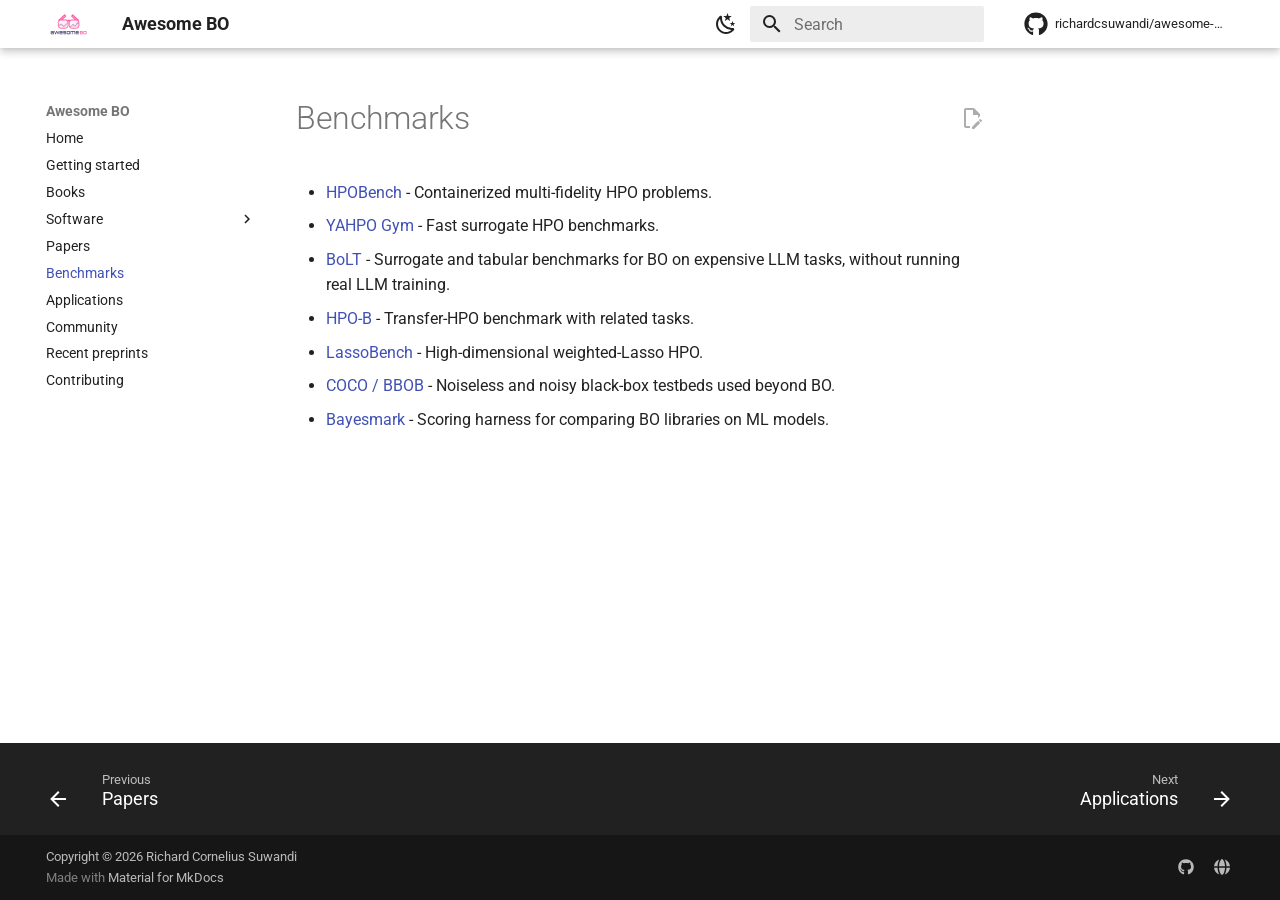
<file: benchmarks/index.html>
<!doctype html>
<html lang="en" class="no-js">
  <head>
    
      <meta charset="utf-8">
      <meta name="viewport" content="width=device-width,initial-scale=1">
      
        <meta name="description" content="Bayesian optimization of expensive black-box functions.">
      
      
      
        <link rel="canonical" href="https://richardcsuwandi.github.io/awesome-bo/benchmarks/">
      
      
        <link rel="prev" href="../papers/">
      
      
        <link rel="next" href="../applications/">
      
      
        
      
      
      <link rel="icon" href="../assets/logo.svg">
      <meta name="generator" content="mkdocs-1.6.1, mkdocs-material-9.8.1">
    
    
      
        <title>Benchmarks - Awesome BO</title>
      
    
    
      <link rel="stylesheet" href="../assets/stylesheets/main.57a0d79d.min.css">
      
        
        <link rel="stylesheet" href="../assets/stylesheets/palette.fb2fffe2.min.css">
      
      


    
    
      
    
    
      
        
        
        <link rel="preconnect" href="https://fonts.gstatic.com" crossorigin>
        <link rel="stylesheet" href="https://fonts.googleapis.com/css?family=Roboto:300,300i,400,400i,700,700i%7CRoboto+Mono:400,400i,700,700i&display=fallback">
        <style>:root{--md-text-font:"Roboto";--md-code-font:"Roboto Mono"}</style>
      
    
    
      <link rel="stylesheet" href="../stylesheets/extra.css">
    
    <script>__md_scope=new URL("..",location),__md_hash=e=>[...e].reduce(((e,_)=>(e<<5)-e+_.charCodeAt(0)),0),__md_get=(e,_=localStorage,t=__md_scope)=>JSON.parse(_.getItem(t.pathname+"."+e)),__md_set=(e,_,t=localStorage,a=__md_scope)=>{try{t.setItem(a.pathname+"."+e,JSON.stringify(_))}catch(e){}}</script>
    
      

    
    
  </head>
  
  
    
    
      
    
    
    
    
    <body dir="ltr" data-md-color-scheme="default" data-md-color-primary="white" data-md-color-accent="deep-orange">
  
    
    <input class="md-toggle" data-md-toggle="drawer" type="checkbox" id="__drawer" autocomplete="off">
    <input class="md-toggle" data-md-toggle="search" type="checkbox" id="__search" autocomplete="off">
    <label class="md-overlay" for="__drawer"></label>
    <div data-md-component="skip">
      
        
        <a href="#benchmarks" class="md-skip">
          Skip to content
        </a>
      
    </div>
    <div data-md-component="announce">
      
    </div>
    
    
      

  

<header class="md-header md-header--shadow" data-md-component="header">
  <nav class="md-header__inner md-grid" aria-label="Header">
    <a href=".." title="Awesome BO" class="md-header__button md-logo" aria-label="Awesome BO" data-md-component="logo">
      
  <img src="../assets/logo.svg" alt="logo">

    </a>
    <label class="md-header__button md-icon" for="__drawer">
      
      <svg xmlns="http://www.w3.org/2000/svg" viewBox="0 0 24 24"><path d="M3 6h18v2H3zm0 5h18v2H3zm0 5h18v2H3z"/></svg>
    </label>
    <div class="md-header__title" data-md-component="header-title">
      <div class="md-header__ellipsis">
        <div class="md-header__topic">
          <span class="md-ellipsis">
            Awesome BO
          </span>
        </div>
        <div class="md-header__topic" data-md-component="header-topic">
          <span class="md-ellipsis">
            
              Benchmarks
            
          </span>
        </div>
      </div>
    </div>
    
      
        <form class="md-header__option" data-md-component="palette">
  
    
    
    
    <input class="md-option" data-md-color-media="(prefers-color-scheme: light)" data-md-color-scheme="default" data-md-color-primary="white" data-md-color-accent="deep-orange"  aria-label="Switch to dark mode"  type="radio" name="__palette" id="__palette_0">
    
      <label class="md-header__button md-icon" title="Switch to dark mode" for="__palette_1" hidden>
        <svg xmlns="http://www.w3.org/2000/svg" viewBox="0 0 24 24"><path d="m17.75 4.09-2.53 1.94.91 3.06-2.63-1.81-2.63 1.81.91-3.06-2.53-1.94L12.44 4l1.06-3 1.06 3zm3.5 6.91-1.64 1.25.59 1.98-1.7-1.17-1.7 1.17.59-1.98L15.75 11l2.06-.05L18.5 9l.69 1.95zm-2.28 4.95c.83-.08 1.72 1.1 1.19 1.85-.32.45-.66.87-1.08 1.27C15.17 23 8.84 23 4.94 19.07c-3.91-3.9-3.91-10.24 0-14.14.4-.4.82-.76 1.27-1.08.75-.53 1.93.36 1.85 1.19-.27 2.86.69 5.83 2.89 8.02a9.96 9.96 0 0 0 8.02 2.89m-1.64 2.02a12.08 12.08 0 0 1-7.8-3.47c-2.17-2.19-3.33-5-3.49-7.82-2.81 3.14-2.7 7.96.31 10.98 3.02 3.01 7.84 3.12 10.98.31"/></svg>
      </label>
    
  
    
    
    
    <input class="md-option" data-md-color-media="(prefers-color-scheme: dark)" data-md-color-scheme="slate" data-md-color-primary="black" data-md-color-accent="deep-orange"  aria-label="Switch to light mode"  type="radio" name="__palette" id="__palette_1">
    
      <label class="md-header__button md-icon" title="Switch to light mode" for="__palette_0" hidden>
        <svg xmlns="http://www.w3.org/2000/svg" viewBox="0 0 24 24"><path d="M12 7a5 5 0 0 1 5 5 5 5 0 0 1-5 5 5 5 0 0 1-5-5 5 5 0 0 1 5-5m0 2a3 3 0 0 0-3 3 3 3 0 0 0 3 3 3 3 0 0 0 3-3 3 3 0 0 0-3-3m0-7 2.39 3.42C13.65 5.15 12.84 5 12 5s-1.65.15-2.39.42zM3.34 7l4.16-.35A7.2 7.2 0 0 0 5.94 8.5c-.44.74-.69 1.5-.83 2.29zm.02 10 1.76-3.77a7.131 7.131 0 0 0 2.38 4.14zM20.65 7l-1.77 3.79a7.02 7.02 0 0 0-2.38-4.15zm-.01 10-4.14.36c.59-.51 1.12-1.14 1.54-1.86.42-.73.69-1.5.83-2.29zM12 22l-2.41-3.44c.74.27 1.55.44 2.41.44.82 0 1.63-.17 2.37-.44z"/></svg>
      </label>
    
  
</form>
      
    
    
      <script>var palette=__md_get("__palette");if(palette&&palette.color){if("(prefers-color-scheme)"===palette.color.media){var media=matchMedia("(prefers-color-scheme: light)"),input=document.querySelector(media.matches?"[data-md-color-media='(prefers-color-scheme: light)']":"[data-md-color-media='(prefers-color-scheme: dark)']");palette.color.media=input.getAttribute("data-md-color-media"),palette.color.scheme=input.getAttribute("data-md-color-scheme"),palette.color.primary=input.getAttribute("data-md-color-primary"),palette.color.accent=input.getAttribute("data-md-color-accent")}for(var[key,value]of Object.entries(palette.color))document.body.setAttribute("data-md-color-"+key,value)}</script>
    
    
    
      
      
        <label class="md-header__button md-icon" for="__search">
          
          <svg xmlns="http://www.w3.org/2000/svg" viewBox="0 0 24 24"><path d="M9.5 3A6.5 6.5 0 0 1 16 9.5c0 1.61-.59 3.09-1.56 4.23l.27.27h.79l5 5-1.5 1.5-5-5v-.79l-.27-.27A6.52 6.52 0 0 1 9.5 16 6.5 6.5 0 0 1 3 9.5 6.5 6.5 0 0 1 9.5 3m0 2C7 5 5 7 5 9.5S7 14 9.5 14 14 12 14 9.5 12 5 9.5 5"/></svg>
        </label>
        <div class="md-search" data-md-component="search" role="dialog">
  <label class="md-search__overlay" for="__search"></label>
  <div class="md-search__inner" role="search">
    <form class="md-search__form" name="search">
      <input type="text" class="md-search__input" name="query" aria-label="Search" placeholder="Search" autocapitalize="off" autocorrect="off" autocomplete="off" spellcheck="false" data-md-component="search-query" required>
      <label class="md-search__icon md-icon" for="__search">
        
        <svg xmlns="http://www.w3.org/2000/svg" viewBox="0 0 24 24"><path d="M9.5 3A6.5 6.5 0 0 1 16 9.5c0 1.61-.59 3.09-1.56 4.23l.27.27h.79l5 5-1.5 1.5-5-5v-.79l-.27-.27A6.52 6.52 0 0 1 9.5 16 6.5 6.5 0 0 1 3 9.5 6.5 6.5 0 0 1 9.5 3m0 2C7 5 5 7 5 9.5S7 14 9.5 14 14 12 14 9.5 12 5 9.5 5"/></svg>
        
        <svg xmlns="http://www.w3.org/2000/svg" viewBox="0 0 24 24"><path d="M20 11v2H8l5.5 5.5-1.42 1.42L4.16 12l7.92-7.92L13.5 5.5 8 11z"/></svg>
      </label>
      <nav class="md-search__options" aria-label="Search">
        
        <button type="reset" class="md-search__icon md-icon" title="Clear" aria-label="Clear" tabindex="-1">
          
          <svg xmlns="http://www.w3.org/2000/svg" viewBox="0 0 24 24"><path d="M19 6.41 17.59 5 12 10.59 6.41 5 5 6.41 10.59 12 5 17.59 6.41 19 12 13.41 17.59 19 19 17.59 13.41 12z"/></svg>
        </button>
      </nav>
      
        <div class="md-search__suggest" data-md-component="search-suggest"></div>
      
    </form>
    <div class="md-search__output">
      <div class="md-search__scrollwrap" tabindex="0" data-md-scrollfix>
        <div class="md-search-result" data-md-component="search-result">
          <div class="md-search-result__meta">
            Initializing search
          </div>
          <ol class="md-search-result__list" role="presentation"></ol>
        </div>
      </div>
    </div>
  </div>
</div>
      
    
    
      <div class="md-header__source">
        <a href="https://github.com/richardcsuwandi/awesome-bo" title="Go to repository" class="md-source" data-md-component="source">
  <div class="md-source__icon md-icon">
    
    <svg xmlns="http://www.w3.org/2000/svg" viewBox="0 0 512 512"><!--! Font Awesome Free 7.1.0 by @fontawesome - https://fontawesome.com License - https://fontawesome.com/license/free (Icons: CC BY 4.0, Fonts: SIL OFL 1.1, Code: MIT License) Copyright 2025 Fonticons, Inc.--><path d="M173.9 397.4c0 2-2.3 3.6-5.2 3.6-3.3.3-5.6-1.3-5.6-3.6 0-2 2.3-3.6 5.2-3.6 3-.3 5.6 1.3 5.6 3.6m-31.1-4.5c-.7 2 1.3 4.3 4.3 4.9 2.6 1 5.6 0 6.2-2s-1.3-4.3-4.3-5.2c-2.6-.7-5.5.3-6.2 2.3m44.2-1.7c-2.9.7-4.9 2.6-4.6 4.9.3 2 2.9 3.3 5.9 2.6 2.9-.7 4.9-2.6 4.6-4.6-.3-1.9-3-3.2-5.9-2.9M252.8 8C114.1 8 8 113.3 8 252c0 110.9 69.8 205.8 169.5 239.2 12.8 2.3 17.3-5.6 17.3-12.1 0-6.2-.3-40.4-.3-61.4 0 0-70 15-84.7-29.8 0 0-11.4-29.1-27.8-36.6 0 0-22.9-15.7 1.6-15.4 0 0 24.9 2 38.6 25.8 21.9 38.6 58.6 27.5 72.9 20.9 2.3-16 8.8-27.1 16-33.7-55.9-6.2-112.3-14.3-112.3-110.5 0-27.5 7.6-41.3 23.6-58.9-2.6-6.5-11.1-33.3 2.6-67.9 20.9-6.5 69 27 69 27 20-5.6 41.5-8.5 62.8-8.5s42.8 2.9 62.8 8.5c0 0 48.1-33.6 69-27 13.7 34.7 5.2 61.4 2.6 67.9 16 17.7 25.8 31.5 25.8 58.9 0 96.5-58.9 104.2-114.8 110.5 9.2 7.9 17 22.9 17 46.4 0 33.7-.3 75.4-.3 83.6 0 6.5 4.6 14.4 17.3 12.1C436.2 457.8 504 362.9 504 252 504 113.3 391.5 8 252.8 8M105.2 352.9c-1.3 1-1 3.3.7 5.2 1.6 1.6 3.9 2.3 5.2 1 1.3-1 1-3.3-.7-5.2-1.6-1.6-3.9-2.3-5.2-1m-10.8-8.1c-.7 1.3.3 2.9 2.3 3.9 1.6 1 3.6.7 4.3-.7.7-1.3-.3-2.9-2.3-3.9-2-.6-3.6-.3-4.3.7m32.4 35.6c-1.6 1.3-1 4.3 1.3 6.2 2.3 2.3 5.2 2.6 6.5 1 1.3-1.3.7-4.3-1.3-6.2-2.2-2.3-5.2-2.6-6.5-1m-11.4-14.7c-1.6 1-1.6 3.6 0 5.9s4.3 3.3 5.6 2.3c1.6-1.3 1.6-3.9 0-6.2-1.4-2.3-4-3.3-5.6-2"/></svg>
  </div>
  <div class="md-source__repository">
    richardcsuwandi/awesome-bo
  </div>
</a>
      </div>
    
  </nav>
  
</header>
    
    <div class="md-container" data-md-component="container">
      
      
        
          
        
      
      <main class="md-main" data-md-component="main">
        <div class="md-main__inner md-grid">
          
            
              
              <div class="md-sidebar md-sidebar--primary" data-md-component="sidebar" data-md-type="navigation" >
                <div class="md-sidebar__scrollwrap">
                  <div class="md-sidebar__inner">
                    



<nav class="md-nav md-nav--primary" aria-label="Navigation" data-md-level="0">
  <label class="md-nav__title" for="__drawer">
    <a href=".." title="Awesome BO" class="md-nav__button md-logo" aria-label="Awesome BO" data-md-component="logo">
      
  <img src="../assets/logo.svg" alt="logo">

    </a>
    Awesome BO
  </label>
  
    <div class="md-nav__source">
      <a href="https://github.com/richardcsuwandi/awesome-bo" title="Go to repository" class="md-source" data-md-component="source">
  <div class="md-source__icon md-icon">
    
    <svg xmlns="http://www.w3.org/2000/svg" viewBox="0 0 512 512"><!--! Font Awesome Free 7.1.0 by @fontawesome - https://fontawesome.com License - https://fontawesome.com/license/free (Icons: CC BY 4.0, Fonts: SIL OFL 1.1, Code: MIT License) Copyright 2025 Fonticons, Inc.--><path d="M173.9 397.4c0 2-2.3 3.6-5.2 3.6-3.3.3-5.6-1.3-5.6-3.6 0-2 2.3-3.6 5.2-3.6 3-.3 5.6 1.3 5.6 3.6m-31.1-4.5c-.7 2 1.3 4.3 4.3 4.9 2.6 1 5.6 0 6.2-2s-1.3-4.3-4.3-5.2c-2.6-.7-5.5.3-6.2 2.3m44.2-1.7c-2.9.7-4.9 2.6-4.6 4.9.3 2 2.9 3.3 5.9 2.6 2.9-.7 4.9-2.6 4.6-4.6-.3-1.9-3-3.2-5.9-2.9M252.8 8C114.1 8 8 113.3 8 252c0 110.9 69.8 205.8 169.5 239.2 12.8 2.3 17.3-5.6 17.3-12.1 0-6.2-.3-40.4-.3-61.4 0 0-70 15-84.7-29.8 0 0-11.4-29.1-27.8-36.6 0 0-22.9-15.7 1.6-15.4 0 0 24.9 2 38.6 25.8 21.9 38.6 58.6 27.5 72.9 20.9 2.3-16 8.8-27.1 16-33.7-55.9-6.2-112.3-14.3-112.3-110.5 0-27.5 7.6-41.3 23.6-58.9-2.6-6.5-11.1-33.3 2.6-67.9 20.9-6.5 69 27 69 27 20-5.6 41.5-8.5 62.8-8.5s42.8 2.9 62.8 8.5c0 0 48.1-33.6 69-27 13.7 34.7 5.2 61.4 2.6 67.9 16 17.7 25.8 31.5 25.8 58.9 0 96.5-58.9 104.2-114.8 110.5 9.2 7.9 17 22.9 17 46.4 0 33.7-.3 75.4-.3 83.6 0 6.5 4.6 14.4 17.3 12.1C436.2 457.8 504 362.9 504 252 504 113.3 391.5 8 252.8 8M105.2 352.9c-1.3 1-1 3.3.7 5.2 1.6 1.6 3.9 2.3 5.2 1 1.3-1 1-3.3-.7-5.2-1.6-1.6-3.9-2.3-5.2-1m-10.8-8.1c-.7 1.3.3 2.9 2.3 3.9 1.6 1 3.6.7 4.3-.7.7-1.3-.3-2.9-2.3-3.9-2-.6-3.6-.3-4.3.7m32.4 35.6c-1.6 1.3-1 4.3 1.3 6.2 2.3 2.3 5.2 2.6 6.5 1 1.3-1.3.7-4.3-1.3-6.2-2.2-2.3-5.2-2.6-6.5-1m-11.4-14.7c-1.6 1-1.6 3.6 0 5.9s4.3 3.3 5.6 2.3c1.6-1.3 1.6-3.9 0-6.2-1.4-2.3-4-3.3-5.6-2"/></svg>
  </div>
  <div class="md-source__repository">
    richardcsuwandi/awesome-bo
  </div>
</a>
    </div>
  
  <ul class="md-nav__list" data-md-scrollfix>
    
      
      
  
  
  
  
    <li class="md-nav__item">
      <a href=".." class="md-nav__link">
        
  
  
  <span class="md-ellipsis">
    
  
    Home
  

    
  </span>
  
  

      </a>
    </li>
  

    
      
      
  
  
  
  
    <li class="md-nav__item">
      <a href="../getting-started/" class="md-nav__link">
        
  
  
  <span class="md-ellipsis">
    
  
    Getting started
  

    
  </span>
  
  

      </a>
    </li>
  

    
      
      
  
  
  
  
    <li class="md-nav__item">
      <a href="../books/" class="md-nav__link">
        
  
  
  <span class="md-ellipsis">
    
  
    Books
  

    
  </span>
  
  

      </a>
    </li>
  

    
      
      
  
  
  
  
    
    
      
        
      
        
      
    
    
    
    
    <li class="md-nav__item md-nav__item--nested">
      
        
        
        <input class="md-nav__toggle md-toggle " type="checkbox" id="__nav_4" >
        
          
          <label class="md-nav__link" for="__nav_4" id="__nav_4_label" tabindex="0">
            
  
  
  <span class="md-ellipsis">
    
  
    Software
  

    
  </span>
  
  

            <span class="md-nav__icon md-icon"></span>
          </label>
        
        <nav class="md-nav" data-md-level="1" aria-labelledby="__nav_4_label" aria-expanded="false">
          <label class="md-nav__title" for="__nav_4">
            <span class="md-nav__icon md-icon"></span>
            
  
    Software
  

          </label>
          <ul class="md-nav__list" data-md-scrollfix>
            
              
                
  
  
  
  
    <li class="md-nav__item">
      <a href="../software/" class="md-nav__link">
        
  
  
  <span class="md-ellipsis">
    
  
    Active libraries
  

    
  </span>
  
  

      </a>
    </li>
  

              
            
              
                
  
  
  
  
    <li class="md-nav__item">
      <a href="../unmaintained/" class="md-nav__link">
        
  
  
  <span class="md-ellipsis">
    
  
    Unmaintained
  

    
  </span>
  
  

      </a>
    </li>
  

              
            
          </ul>
        </nav>
      
    </li>
  

    
      
      
  
  
  
  
    <li class="md-nav__item">
      <a href="../papers/" class="md-nav__link">
        
  
  
  <span class="md-ellipsis">
    
  
    Papers
  

    
  </span>
  
  

      </a>
    </li>
  

    
      
      
  
  
    
  
  
  
    <li class="md-nav__item md-nav__item--active">
      
      <input class="md-nav__toggle md-toggle" type="checkbox" id="__toc">
      
      
        
      
      
      <a href="./" class="md-nav__link md-nav__link--active">
        
  
  
  <span class="md-ellipsis">
    
  
    Benchmarks
  

    
  </span>
  
  

      </a>
      
    </li>
  

    
      
      
  
  
  
  
    <li class="md-nav__item">
      <a href="../applications/" class="md-nav__link">
        
  
  
  <span class="md-ellipsis">
    
  
    Applications
  

    
  </span>
  
  

      </a>
    </li>
  

    
      
      
  
  
  
  
    <li class="md-nav__item">
      <a href="../community/" class="md-nav__link">
        
  
  
  <span class="md-ellipsis">
    
  
    Community
  

    
  </span>
  
  

      </a>
    </li>
  

    
      
      
  
  
  
  
    <li class="md-nav__item">
      <a href="../preprints/" class="md-nav__link">
        
  
  
  <span class="md-ellipsis">
    
  
    Recent preprints
  

    
  </span>
  
  

      </a>
    </li>
  

    
      
      
  
  
  
  
    <li class="md-nav__item">
      <a href="../contributing/" class="md-nav__link">
        
  
  
  <span class="md-ellipsis">
    
  
    Contributing
  

    
  </span>
  
  

      </a>
    </li>
  

    
  </ul>
</nav>
                  </div>
                </div>
              </div>
            
            
              
              <div class="md-sidebar md-sidebar--secondary" data-md-component="sidebar" data-md-type="toc" >
                <div class="md-sidebar__scrollwrap">
                  <div class="md-sidebar__inner">
                    

<nav class="md-nav md-nav--secondary" aria-label="Table of contents">
  
  
  
    
  
  
</nav>
                  </div>
                </div>
              </div>
            
          
          
            <div class="md-content" data-md-component="content">
              
              <article class="md-content__inner md-typeset">
                
                  


  
    <a href="https://github.com/richardcsuwandi/awesome-bo/edit/main/docs/benchmarks.md" title="Edit this page" class="md-content__button md-icon" rel="edit">
      
      <svg xmlns="http://www.w3.org/2000/svg" viewBox="0 0 24 24"><path d="M10 20H6V4h7v5h5v3.1l2-2V8l-6-6H6c-1.1 0-2 .9-2 2v16c0 1.1.9 2 2 2h4zm10.2-7c.1 0 .3.1.4.2l1.3 1.3c.2.2.2.6 0 .8l-1 1-2.1-2.1 1-1c.1-.1.2-.2.4-.2m0 3.9L14.1 23H12v-2.1l6.1-6.1z"/></svg>
    </a>
  
  


<h1 id="benchmarks">Benchmarks<a class="headerlink" href="#benchmarks" title="Permanent link">&para;</a></h1>
<ul>
<li><a href="https://github.com/automl/HPOBench">HPOBench</a> - Containerized multi-fidelity HPO problems.</li>
<li><a href="https://github.com/slds-lmu/yahpo_gym">YAHPO Gym</a> - Fast surrogate HPO benchmarks.</li>
<li><a href="https://bolt-bench.readthedocs.io/en/latest/">BoLT</a> - Surrogate and tabular benchmarks for BO on expensive LLM tasks, without running real LLM training.</li>
<li><a href="https://github.com/releaunifreiburg/HPO-B">HPO-B</a> - Transfer-HPO benchmark with related tasks.</li>
<li><a href="https://github.com/ksehic/LassoBench">LassoBench</a> - High-dimensional weighted-Lasso HPO.</li>
<li><a href="https://github.com/numbbo/coco">COCO / BBOB</a> - Noiseless and noisy black-box testbeds used beyond BO.</li>
<li><a href="https://github.com/uber/bayesmark">Bayesmark</a> - Scoring harness for comparing BO libraries on ML models.</li>
</ul>












                
              </article>
            </div>
          
          
  <script>var tabs=__md_get("__tabs");if(Array.isArray(tabs))e:for(var set of document.querySelectorAll(".tabbed-set")){var labels=set.querySelector(".tabbed-labels");for(var tab of tabs)for(var label of labels.getElementsByTagName("label"))if(label.innerText.trim()===tab){var input=document.getElementById(label.htmlFor);input.checked=!0;continue e}}</script>

<script>var target=document.getElementById(location.hash.slice(1));target&&target.name&&(target.checked=target.name.startsWith("__tabbed_"))</script>
        </div>
        
          <button type="button" class="md-top md-icon" data-md-component="top" hidden>
  
  <svg xmlns="http://www.w3.org/2000/svg" viewBox="0 0 24 24"><path d="M13 20h-2V8l-5.5 5.5-1.42-1.42L12 4.16l7.92 7.92-1.42 1.42L13 8z"/></svg>
  Back to top
</button>
        
      </main>
      
        <footer class="md-footer">
  
    
      
      <nav class="md-footer__inner md-grid" aria-label="Footer" >
        
          
          <a href="../papers/" class="md-footer__link md-footer__link--prev" aria-label="Previous: Papers">
            <div class="md-footer__button md-icon">
              
              <svg xmlns="http://www.w3.org/2000/svg" viewBox="0 0 24 24"><path d="M20 11v2H8l5.5 5.5-1.42 1.42L4.16 12l7.92-7.92L13.5 5.5 8 11z"/></svg>
            </div>
            <div class="md-footer__title">
              <span class="md-footer__direction">
                Previous
              </span>
              <div class="md-ellipsis">
                Papers
              </div>
            </div>
          </a>
        
        
          
          <a href="../applications/" class="md-footer__link md-footer__link--next" aria-label="Next: Applications">
            <div class="md-footer__title">
              <span class="md-footer__direction">
                Next
              </span>
              <div class="md-ellipsis">
                Applications
              </div>
            </div>
            <div class="md-footer__button md-icon">
              
              <svg xmlns="http://www.w3.org/2000/svg" viewBox="0 0 24 24"><path d="M4 11v2h12l-5.5 5.5 1.42 1.42L19.84 12l-7.92-7.92L10.5 5.5 16 11z"/></svg>
            </div>
          </a>
        
      </nav>
    
  
  <div class="md-footer-meta md-typeset">
    <div class="md-footer-meta__inner md-grid">
      <div class="md-copyright">
  
    <div class="md-copyright__highlight">
      Copyright &copy; 2026 Richard Cornelius Suwandi
    </div>
  
  
    Made with
    <a href="https://squidfunk.github.io/mkdocs-material/" target="_blank" rel="noopener">
      Material for MkDocs
    </a>
  
</div>
      
        
<div class="md-social">
  
    
    
    
    
      
      
    
    <a href="https://github.com/richardcsuwandi/awesome-bo" target="_blank" rel="noopener" title="github.com" class="md-social__link">
      <svg xmlns="http://www.w3.org/2000/svg" viewBox="0 0 512 512"><!--! Font Awesome Free 7.1.0 by @fontawesome - https://fontawesome.com License - https://fontawesome.com/license/free (Icons: CC BY 4.0, Fonts: SIL OFL 1.1, Code: MIT License) Copyright 2025 Fonticons, Inc.--><path d="M173.9 397.4c0 2-2.3 3.6-5.2 3.6-3.3.3-5.6-1.3-5.6-3.6 0-2 2.3-3.6 5.2-3.6 3-.3 5.6 1.3 5.6 3.6m-31.1-4.5c-.7 2 1.3 4.3 4.3 4.9 2.6 1 5.6 0 6.2-2s-1.3-4.3-4.3-5.2c-2.6-.7-5.5.3-6.2 2.3m44.2-1.7c-2.9.7-4.9 2.6-4.6 4.9.3 2 2.9 3.3 5.9 2.6 2.9-.7 4.9-2.6 4.6-4.6-.3-1.9-3-3.2-5.9-2.9M252.8 8C114.1 8 8 113.3 8 252c0 110.9 69.8 205.8 169.5 239.2 12.8 2.3 17.3-5.6 17.3-12.1 0-6.2-.3-40.4-.3-61.4 0 0-70 15-84.7-29.8 0 0-11.4-29.1-27.8-36.6 0 0-22.9-15.7 1.6-15.4 0 0 24.9 2 38.6 25.8 21.9 38.6 58.6 27.5 72.9 20.9 2.3-16 8.8-27.1 16-33.7-55.9-6.2-112.3-14.3-112.3-110.5 0-27.5 7.6-41.3 23.6-58.9-2.6-6.5-11.1-33.3 2.6-67.9 20.9-6.5 69 27 69 27 20-5.6 41.5-8.5 62.8-8.5s42.8 2.9 62.8 8.5c0 0 48.1-33.6 69-27 13.7 34.7 5.2 61.4 2.6 67.9 16 17.7 25.8 31.5 25.8 58.9 0 96.5-58.9 104.2-114.8 110.5 9.2 7.9 17 22.9 17 46.4 0 33.7-.3 75.4-.3 83.6 0 6.5 4.6 14.4 17.3 12.1C436.2 457.8 504 362.9 504 252 504 113.3 391.5 8 252.8 8M105.2 352.9c-1.3 1-1 3.3.7 5.2 1.6 1.6 3.9 2.3 5.2 1 1.3-1 1-3.3-.7-5.2-1.6-1.6-3.9-2.3-5.2-1m-10.8-8.1c-.7 1.3.3 2.9 2.3 3.9 1.6 1 3.6.7 4.3-.7.7-1.3-.3-2.9-2.3-3.9-2-.6-3.6-.3-4.3.7m32.4 35.6c-1.6 1.3-1 4.3 1.3 6.2 2.3 2.3 5.2 2.6 6.5 1 1.3-1.3.7-4.3-1.3-6.2-2.2-2.3-5.2-2.6-6.5-1m-11.4-14.7c-1.6 1-1.6 3.6 0 5.9s4.3 3.3 5.6 2.3c1.6-1.3 1.6-3.9 0-6.2-1.4-2.3-4-3.3-5.6-2"/></svg>
    </a>
  
    
    
    
    
      
      
    
    <a href="https://richardcsuwandi.github.io" target="_blank" rel="noopener" title="richardcsuwandi.github.io" class="md-social__link">
      <svg xmlns="http://www.w3.org/2000/svg" viewBox="0 0 512 512"><!--! Font Awesome Free 7.1.0 by @fontawesome - https://fontawesome.com License - https://fontawesome.com/license/free (Icons: CC BY 4.0, Fonts: SIL OFL 1.1, Code: MIT License) Copyright 2025 Fonticons, Inc.--><path d="M351.9 280H161c2.9 64.5 17.2 123.9 37.5 167.4 11.4 24.5 23.7 41.8 35.1 52.4 11.2 10.5 18.9 12.2 22.9 12.2s11.7-1.7 22.9-12.2c11.4-10.6 23.7-28 35.1-52.4 20.3-43.5 34.6-102.9 37.5-167.4zm-191-48h190.9c-2.8-64.5-17.1-123.9-37.4-167.4-11.4-24.4-23.7-41.8-35.1-52.4C268.1 1.7 260.4 0 256.4 0s-11.7 1.7-22.9 12.2c-11.4 10.6-23.7 28-35.1 52.4-20.3 43.5-34.6 102.9-37.5 167.4m-48 0c3.5-85.6 25.6-165.1 57.9-217.3C78.7 47.3 10.9 131.2 1.5 232zM1.5 280c9.4 100.8 77.2 184.7 169.3 217.3-32.3-52.2-54.4-131.7-57.9-217.3zm398.4 0c-3.5 85.6-25.6 165.1-57.9 217.3 92.1-32.7 159.9-116.5 169.3-217.3zm111.4-48C501.9 131.2 434.1 47.3 342 14.7c32.3 52.2 54.4 131.7 57.9 217.3z"/></svg>
    </a>
  
</div>
      
    </div>
  </div>
</footer>
      
    </div>
    <div class="md-dialog" data-md-component="dialog">
      <div class="md-dialog__inner md-typeset"></div>
    </div>
    
    
    
      
      
      <script id="__config" type="application/json">{"annotate": null, "base": "..", "features": ["navigation.indexes", "navigation.top", "navigation.footer", "search.suggest", "search.highlight", "content.code.copy", "content.tabs.link", "content.action.edit", "toc.follow"], "search": "../assets/javascripts/workers/search.a7633da7.min.js", "tags": null, "translations": {"clipboard.copied": "Copied to clipboard", "clipboard.copy": "Copy to clipboard", "search.result.more.one": "1 more on this page", "search.result.more.other": "# more on this page", "search.result.none": "No matching documents", "search.result.one": "1 matching document", "search.result.other": "# matching documents", "search.result.placeholder": "Type to start searching", "search.result.term.missing": "Missing", "select.version": "Select version"}, "version": null}</script>
    
    
      <script src="../assets/javascripts/bundle.a5f9d56c.min.js"></script>
      
    
  </body>
</html>
</file>
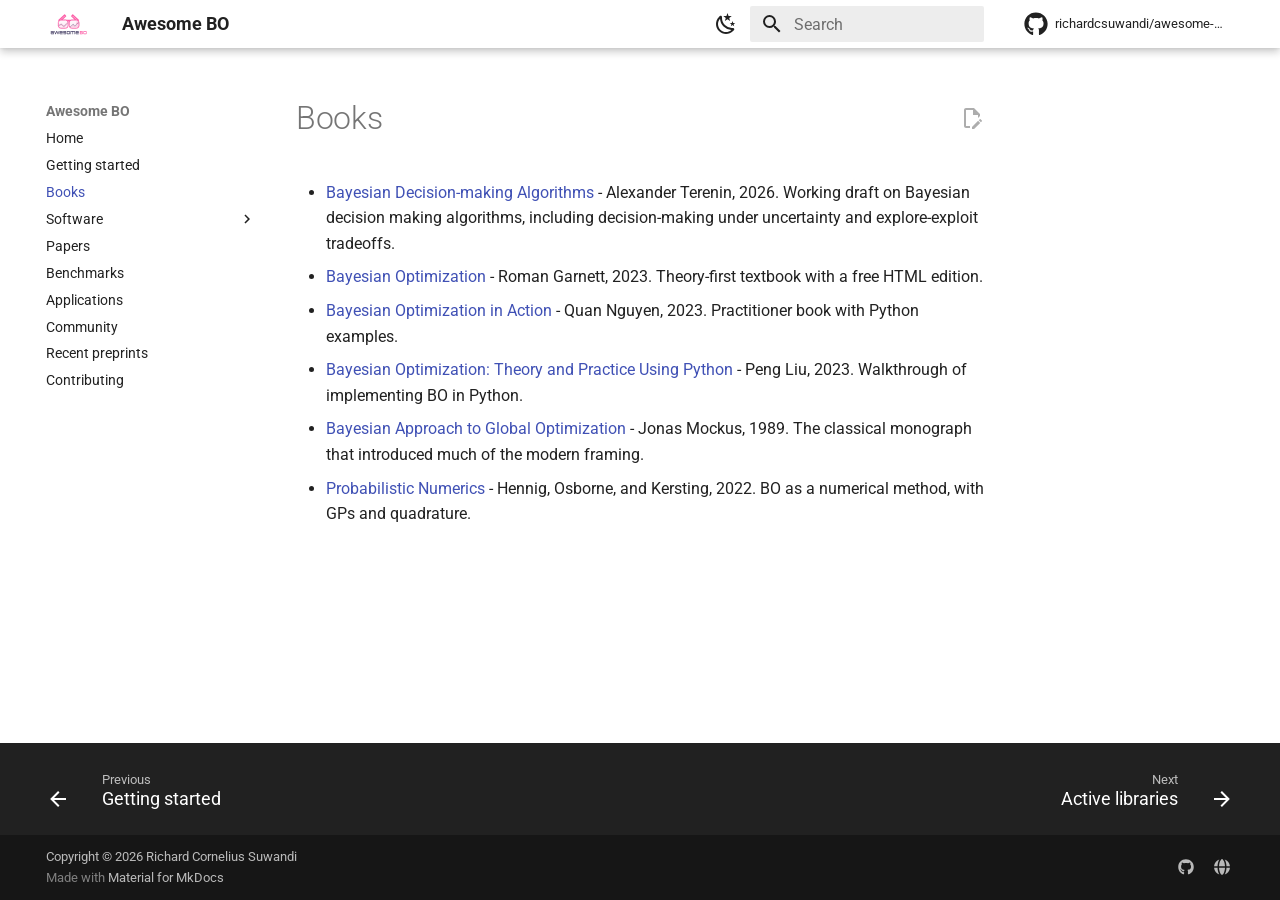
<file: books/index.html>
<!doctype html>
<html lang="en" class="no-js">
  <head>
    
      <meta charset="utf-8">
      <meta name="viewport" content="width=device-width,initial-scale=1">
      
        <meta name="description" content="Bayesian optimization of expensive black-box functions.">
      
      
      
        <link rel="canonical" href="https://richardcsuwandi.github.io/awesome-bo/books/">
      
      
        <link rel="prev" href="../getting-started/">
      
      
        <link rel="next" href="../software/">
      
      
        
      
      
      <link rel="icon" href="../assets/logo.svg">
      <meta name="generator" content="mkdocs-1.6.1, mkdocs-material-9.8.1">
    
    
      
        <title>Books - Awesome BO</title>
      
    
    
      <link rel="stylesheet" href="../assets/stylesheets/main.57a0d79d.min.css">
      
        
        <link rel="stylesheet" href="../assets/stylesheets/palette.fb2fffe2.min.css">
      
      


    
    
      
    
    
      
        
        
        <link rel="preconnect" href="https://fonts.gstatic.com" crossorigin>
        <link rel="stylesheet" href="https://fonts.googleapis.com/css?family=Roboto:300,300i,400,400i,700,700i%7CRoboto+Mono:400,400i,700,700i&display=fallback">
        <style>:root{--md-text-font:"Roboto";--md-code-font:"Roboto Mono"}</style>
      
    
    
      <link rel="stylesheet" href="../stylesheets/extra.css">
    
    <script>__md_scope=new URL("..",location),__md_hash=e=>[...e].reduce(((e,_)=>(e<<5)-e+_.charCodeAt(0)),0),__md_get=(e,_=localStorage,t=__md_scope)=>JSON.parse(_.getItem(t.pathname+"."+e)),__md_set=(e,_,t=localStorage,a=__md_scope)=>{try{t.setItem(a.pathname+"."+e,JSON.stringify(_))}catch(e){}}</script>
    
      

    
    
  </head>
  
  
    
    
      
    
    
    
    
    <body dir="ltr" data-md-color-scheme="default" data-md-color-primary="white" data-md-color-accent="deep-orange">
  
    
    <input class="md-toggle" data-md-toggle="drawer" type="checkbox" id="__drawer" autocomplete="off">
    <input class="md-toggle" data-md-toggle="search" type="checkbox" id="__search" autocomplete="off">
    <label class="md-overlay" for="__drawer"></label>
    <div data-md-component="skip">
      
        
        <a href="#books" class="md-skip">
          Skip to content
        </a>
      
    </div>
    <div data-md-component="announce">
      
    </div>
    
    
      

  

<header class="md-header md-header--shadow" data-md-component="header">
  <nav class="md-header__inner md-grid" aria-label="Header">
    <a href=".." title="Awesome BO" class="md-header__button md-logo" aria-label="Awesome BO" data-md-component="logo">
      
  <img src="../assets/logo.svg" alt="logo">

    </a>
    <label class="md-header__button md-icon" for="__drawer">
      
      <svg xmlns="http://www.w3.org/2000/svg" viewBox="0 0 24 24"><path d="M3 6h18v2H3zm0 5h18v2H3zm0 5h18v2H3z"/></svg>
    </label>
    <div class="md-header__title" data-md-component="header-title">
      <div class="md-header__ellipsis">
        <div class="md-header__topic">
          <span class="md-ellipsis">
            Awesome BO
          </span>
        </div>
        <div class="md-header__topic" data-md-component="header-topic">
          <span class="md-ellipsis">
            
              Books
            
          </span>
        </div>
      </div>
    </div>
    
      
        <form class="md-header__option" data-md-component="palette">
  
    
    
    
    <input class="md-option" data-md-color-media="(prefers-color-scheme: light)" data-md-color-scheme="default" data-md-color-primary="white" data-md-color-accent="deep-orange"  aria-label="Switch to dark mode"  type="radio" name="__palette" id="__palette_0">
    
      <label class="md-header__button md-icon" title="Switch to dark mode" for="__palette_1" hidden>
        <svg xmlns="http://www.w3.org/2000/svg" viewBox="0 0 24 24"><path d="m17.75 4.09-2.53 1.94.91 3.06-2.63-1.81-2.63 1.81.91-3.06-2.53-1.94L12.44 4l1.06-3 1.06 3zm3.5 6.91-1.64 1.25.59 1.98-1.7-1.17-1.7 1.17.59-1.98L15.75 11l2.06-.05L18.5 9l.69 1.95zm-2.28 4.95c.83-.08 1.72 1.1 1.19 1.85-.32.45-.66.87-1.08 1.27C15.17 23 8.84 23 4.94 19.07c-3.91-3.9-3.91-10.24 0-14.14.4-.4.82-.76 1.27-1.08.75-.53 1.93.36 1.85 1.19-.27 2.86.69 5.83 2.89 8.02a9.96 9.96 0 0 0 8.02 2.89m-1.64 2.02a12.08 12.08 0 0 1-7.8-3.47c-2.17-2.19-3.33-5-3.49-7.82-2.81 3.14-2.7 7.96.31 10.98 3.02 3.01 7.84 3.12 10.98.31"/></svg>
      </label>
    
  
    
    
    
    <input class="md-option" data-md-color-media="(prefers-color-scheme: dark)" data-md-color-scheme="slate" data-md-color-primary="black" data-md-color-accent="deep-orange"  aria-label="Switch to light mode"  type="radio" name="__palette" id="__palette_1">
    
      <label class="md-header__button md-icon" title="Switch to light mode" for="__palette_0" hidden>
        <svg xmlns="http://www.w3.org/2000/svg" viewBox="0 0 24 24"><path d="M12 7a5 5 0 0 1 5 5 5 5 0 0 1-5 5 5 5 0 0 1-5-5 5 5 0 0 1 5-5m0 2a3 3 0 0 0-3 3 3 3 0 0 0 3 3 3 3 0 0 0 3-3 3 3 0 0 0-3-3m0-7 2.39 3.42C13.65 5.15 12.84 5 12 5s-1.65.15-2.39.42zM3.34 7l4.16-.35A7.2 7.2 0 0 0 5.94 8.5c-.44.74-.69 1.5-.83 2.29zm.02 10 1.76-3.77a7.131 7.131 0 0 0 2.38 4.14zM20.65 7l-1.77 3.79a7.02 7.02 0 0 0-2.38-4.15zm-.01 10-4.14.36c.59-.51 1.12-1.14 1.54-1.86.42-.73.69-1.5.83-2.29zM12 22l-2.41-3.44c.74.27 1.55.44 2.41.44.82 0 1.63-.17 2.37-.44z"/></svg>
      </label>
    
  
</form>
      
    
    
      <script>var palette=__md_get("__palette");if(palette&&palette.color){if("(prefers-color-scheme)"===palette.color.media){var media=matchMedia("(prefers-color-scheme: light)"),input=document.querySelector(media.matches?"[data-md-color-media='(prefers-color-scheme: light)']":"[data-md-color-media='(prefers-color-scheme: dark)']");palette.color.media=input.getAttribute("data-md-color-media"),palette.color.scheme=input.getAttribute("data-md-color-scheme"),palette.color.primary=input.getAttribute("data-md-color-primary"),palette.color.accent=input.getAttribute("data-md-color-accent")}for(var[key,value]of Object.entries(palette.color))document.body.setAttribute("data-md-color-"+key,value)}</script>
    
    
    
      
      
        <label class="md-header__button md-icon" for="__search">
          
          <svg xmlns="http://www.w3.org/2000/svg" viewBox="0 0 24 24"><path d="M9.5 3A6.5 6.5 0 0 1 16 9.5c0 1.61-.59 3.09-1.56 4.23l.27.27h.79l5 5-1.5 1.5-5-5v-.79l-.27-.27A6.52 6.52 0 0 1 9.5 16 6.5 6.5 0 0 1 3 9.5 6.5 6.5 0 0 1 9.5 3m0 2C7 5 5 7 5 9.5S7 14 9.5 14 14 12 14 9.5 12 5 9.5 5"/></svg>
        </label>
        <div class="md-search" data-md-component="search" role="dialog">
  <label class="md-search__overlay" for="__search"></label>
  <div class="md-search__inner" role="search">
    <form class="md-search__form" name="search">
      <input type="text" class="md-search__input" name="query" aria-label="Search" placeholder="Search" autocapitalize="off" autocorrect="off" autocomplete="off" spellcheck="false" data-md-component="search-query" required>
      <label class="md-search__icon md-icon" for="__search">
        
        <svg xmlns="http://www.w3.org/2000/svg" viewBox="0 0 24 24"><path d="M9.5 3A6.5 6.5 0 0 1 16 9.5c0 1.61-.59 3.09-1.56 4.23l.27.27h.79l5 5-1.5 1.5-5-5v-.79l-.27-.27A6.52 6.52 0 0 1 9.5 16 6.5 6.5 0 0 1 3 9.5 6.5 6.5 0 0 1 9.5 3m0 2C7 5 5 7 5 9.5S7 14 9.5 14 14 12 14 9.5 12 5 9.5 5"/></svg>
        
        <svg xmlns="http://www.w3.org/2000/svg" viewBox="0 0 24 24"><path d="M20 11v2H8l5.5 5.5-1.42 1.42L4.16 12l7.92-7.92L13.5 5.5 8 11z"/></svg>
      </label>
      <nav class="md-search__options" aria-label="Search">
        
        <button type="reset" class="md-search__icon md-icon" title="Clear" aria-label="Clear" tabindex="-1">
          
          <svg xmlns="http://www.w3.org/2000/svg" viewBox="0 0 24 24"><path d="M19 6.41 17.59 5 12 10.59 6.41 5 5 6.41 10.59 12 5 17.59 6.41 19 12 13.41 17.59 19 19 17.59 13.41 12z"/></svg>
        </button>
      </nav>
      
        <div class="md-search__suggest" data-md-component="search-suggest"></div>
      
    </form>
    <div class="md-search__output">
      <div class="md-search__scrollwrap" tabindex="0" data-md-scrollfix>
        <div class="md-search-result" data-md-component="search-result">
          <div class="md-search-result__meta">
            Initializing search
          </div>
          <ol class="md-search-result__list" role="presentation"></ol>
        </div>
      </div>
    </div>
  </div>
</div>
      
    
    
      <div class="md-header__source">
        <a href="https://github.com/richardcsuwandi/awesome-bo" title="Go to repository" class="md-source" data-md-component="source">
  <div class="md-source__icon md-icon">
    
    <svg xmlns="http://www.w3.org/2000/svg" viewBox="0 0 512 512"><!--! Font Awesome Free 7.1.0 by @fontawesome - https://fontawesome.com License - https://fontawesome.com/license/free (Icons: CC BY 4.0, Fonts: SIL OFL 1.1, Code: MIT License) Copyright 2025 Fonticons, Inc.--><path d="M173.9 397.4c0 2-2.3 3.6-5.2 3.6-3.3.3-5.6-1.3-5.6-3.6 0-2 2.3-3.6 5.2-3.6 3-.3 5.6 1.3 5.6 3.6m-31.1-4.5c-.7 2 1.3 4.3 4.3 4.9 2.6 1 5.6 0 6.2-2s-1.3-4.3-4.3-5.2c-2.6-.7-5.5.3-6.2 2.3m44.2-1.7c-2.9.7-4.9 2.6-4.6 4.9.3 2 2.9 3.3 5.9 2.6 2.9-.7 4.9-2.6 4.6-4.6-.3-1.9-3-3.2-5.9-2.9M252.8 8C114.1 8 8 113.3 8 252c0 110.9 69.8 205.8 169.5 239.2 12.8 2.3 17.3-5.6 17.3-12.1 0-6.2-.3-40.4-.3-61.4 0 0-70 15-84.7-29.8 0 0-11.4-29.1-27.8-36.6 0 0-22.9-15.7 1.6-15.4 0 0 24.9 2 38.6 25.8 21.9 38.6 58.6 27.5 72.9 20.9 2.3-16 8.8-27.1 16-33.7-55.9-6.2-112.3-14.3-112.3-110.5 0-27.5 7.6-41.3 23.6-58.9-2.6-6.5-11.1-33.3 2.6-67.9 20.9-6.5 69 27 69 27 20-5.6 41.5-8.5 62.8-8.5s42.8 2.9 62.8 8.5c0 0 48.1-33.6 69-27 13.7 34.7 5.2 61.4 2.6 67.9 16 17.7 25.8 31.5 25.8 58.9 0 96.5-58.9 104.2-114.8 110.5 9.2 7.9 17 22.9 17 46.4 0 33.7-.3 75.4-.3 83.6 0 6.5 4.6 14.4 17.3 12.1C436.2 457.8 504 362.9 504 252 504 113.3 391.5 8 252.8 8M105.2 352.9c-1.3 1-1 3.3.7 5.2 1.6 1.6 3.9 2.3 5.2 1 1.3-1 1-3.3-.7-5.2-1.6-1.6-3.9-2.3-5.2-1m-10.8-8.1c-.7 1.3.3 2.9 2.3 3.9 1.6 1 3.6.7 4.3-.7.7-1.3-.3-2.9-2.3-3.9-2-.6-3.6-.3-4.3.7m32.4 35.6c-1.6 1.3-1 4.3 1.3 6.2 2.3 2.3 5.2 2.6 6.5 1 1.3-1.3.7-4.3-1.3-6.2-2.2-2.3-5.2-2.6-6.5-1m-11.4-14.7c-1.6 1-1.6 3.6 0 5.9s4.3 3.3 5.6 2.3c1.6-1.3 1.6-3.9 0-6.2-1.4-2.3-4-3.3-5.6-2"/></svg>
  </div>
  <div class="md-source__repository">
    richardcsuwandi/awesome-bo
  </div>
</a>
      </div>
    
  </nav>
  
</header>
    
    <div class="md-container" data-md-component="container">
      
      
        
          
        
      
      <main class="md-main" data-md-component="main">
        <div class="md-main__inner md-grid">
          
            
              
              <div class="md-sidebar md-sidebar--primary" data-md-component="sidebar" data-md-type="navigation" >
                <div class="md-sidebar__scrollwrap">
                  <div class="md-sidebar__inner">
                    



<nav class="md-nav md-nav--primary" aria-label="Navigation" data-md-level="0">
  <label class="md-nav__title" for="__drawer">
    <a href=".." title="Awesome BO" class="md-nav__button md-logo" aria-label="Awesome BO" data-md-component="logo">
      
  <img src="../assets/logo.svg" alt="logo">

    </a>
    Awesome BO
  </label>
  
    <div class="md-nav__source">
      <a href="https://github.com/richardcsuwandi/awesome-bo" title="Go to repository" class="md-source" data-md-component="source">
  <div class="md-source__icon md-icon">
    
    <svg xmlns="http://www.w3.org/2000/svg" viewBox="0 0 512 512"><!--! Font Awesome Free 7.1.0 by @fontawesome - https://fontawesome.com License - https://fontawesome.com/license/free (Icons: CC BY 4.0, Fonts: SIL OFL 1.1, Code: MIT License) Copyright 2025 Fonticons, Inc.--><path d="M173.9 397.4c0 2-2.3 3.6-5.2 3.6-3.3.3-5.6-1.3-5.6-3.6 0-2 2.3-3.6 5.2-3.6 3-.3 5.6 1.3 5.6 3.6m-31.1-4.5c-.7 2 1.3 4.3 4.3 4.9 2.6 1 5.6 0 6.2-2s-1.3-4.3-4.3-5.2c-2.6-.7-5.5.3-6.2 2.3m44.2-1.7c-2.9.7-4.9 2.6-4.6 4.9.3 2 2.9 3.3 5.9 2.6 2.9-.7 4.9-2.6 4.6-4.6-.3-1.9-3-3.2-5.9-2.9M252.8 8C114.1 8 8 113.3 8 252c0 110.9 69.8 205.8 169.5 239.2 12.8 2.3 17.3-5.6 17.3-12.1 0-6.2-.3-40.4-.3-61.4 0 0-70 15-84.7-29.8 0 0-11.4-29.1-27.8-36.6 0 0-22.9-15.7 1.6-15.4 0 0 24.9 2 38.6 25.8 21.9 38.6 58.6 27.5 72.9 20.9 2.3-16 8.8-27.1 16-33.7-55.9-6.2-112.3-14.3-112.3-110.5 0-27.5 7.6-41.3 23.6-58.9-2.6-6.5-11.1-33.3 2.6-67.9 20.9-6.5 69 27 69 27 20-5.6 41.5-8.5 62.8-8.5s42.8 2.9 62.8 8.5c0 0 48.1-33.6 69-27 13.7 34.7 5.2 61.4 2.6 67.9 16 17.7 25.8 31.5 25.8 58.9 0 96.5-58.9 104.2-114.8 110.5 9.2 7.9 17 22.9 17 46.4 0 33.7-.3 75.4-.3 83.6 0 6.5 4.6 14.4 17.3 12.1C436.2 457.8 504 362.9 504 252 504 113.3 391.5 8 252.8 8M105.2 352.9c-1.3 1-1 3.3.7 5.2 1.6 1.6 3.9 2.3 5.2 1 1.3-1 1-3.3-.7-5.2-1.6-1.6-3.9-2.3-5.2-1m-10.8-8.1c-.7 1.3.3 2.9 2.3 3.9 1.6 1 3.6.7 4.3-.7.7-1.3-.3-2.9-2.3-3.9-2-.6-3.6-.3-4.3.7m32.4 35.6c-1.6 1.3-1 4.3 1.3 6.2 2.3 2.3 5.2 2.6 6.5 1 1.3-1.3.7-4.3-1.3-6.2-2.2-2.3-5.2-2.6-6.5-1m-11.4-14.7c-1.6 1-1.6 3.6 0 5.9s4.3 3.3 5.6 2.3c1.6-1.3 1.6-3.9 0-6.2-1.4-2.3-4-3.3-5.6-2"/></svg>
  </div>
  <div class="md-source__repository">
    richardcsuwandi/awesome-bo
  </div>
</a>
    </div>
  
  <ul class="md-nav__list" data-md-scrollfix>
    
      
      
  
  
  
  
    <li class="md-nav__item">
      <a href=".." class="md-nav__link">
        
  
  
  <span class="md-ellipsis">
    
  
    Home
  

    
  </span>
  
  

      </a>
    </li>
  

    
      
      
  
  
  
  
    <li class="md-nav__item">
      <a href="../getting-started/" class="md-nav__link">
        
  
  
  <span class="md-ellipsis">
    
  
    Getting started
  

    
  </span>
  
  

      </a>
    </li>
  

    
      
      
  
  
    
  
  
  
    <li class="md-nav__item md-nav__item--active">
      
      <input class="md-nav__toggle md-toggle" type="checkbox" id="__toc">
      
      
        
      
      
      <a href="./" class="md-nav__link md-nav__link--active">
        
  
  
  <span class="md-ellipsis">
    
  
    Books
  

    
  </span>
  
  

      </a>
      
    </li>
  

    
      
      
  
  
  
  
    
    
      
        
      
        
      
    
    
    
    
    <li class="md-nav__item md-nav__item--nested">
      
        
        
        <input class="md-nav__toggle md-toggle " type="checkbox" id="__nav_4" >
        
          
          <label class="md-nav__link" for="__nav_4" id="__nav_4_label" tabindex="0">
            
  
  
  <span class="md-ellipsis">
    
  
    Software
  

    
  </span>
  
  

            <span class="md-nav__icon md-icon"></span>
          </label>
        
        <nav class="md-nav" data-md-level="1" aria-labelledby="__nav_4_label" aria-expanded="false">
          <label class="md-nav__title" for="__nav_4">
            <span class="md-nav__icon md-icon"></span>
            
  
    Software
  

          </label>
          <ul class="md-nav__list" data-md-scrollfix>
            
              
                
  
  
  
  
    <li class="md-nav__item">
      <a href="../software/" class="md-nav__link">
        
  
  
  <span class="md-ellipsis">
    
  
    Active libraries
  

    
  </span>
  
  

      </a>
    </li>
  

              
            
              
                
  
  
  
  
    <li class="md-nav__item">
      <a href="../unmaintained/" class="md-nav__link">
        
  
  
  <span class="md-ellipsis">
    
  
    Unmaintained
  

    
  </span>
  
  

      </a>
    </li>
  

              
            
          </ul>
        </nav>
      
    </li>
  

    
      
      
  
  
  
  
    <li class="md-nav__item">
      <a href="../papers/" class="md-nav__link">
        
  
  
  <span class="md-ellipsis">
    
  
    Papers
  

    
  </span>
  
  

      </a>
    </li>
  

    
      
      
  
  
  
  
    <li class="md-nav__item">
      <a href="../benchmarks/" class="md-nav__link">
        
  
  
  <span class="md-ellipsis">
    
  
    Benchmarks
  

    
  </span>
  
  

      </a>
    </li>
  

    
      
      
  
  
  
  
    <li class="md-nav__item">
      <a href="../applications/" class="md-nav__link">
        
  
  
  <span class="md-ellipsis">
    
  
    Applications
  

    
  </span>
  
  

      </a>
    </li>
  

    
      
      
  
  
  
  
    <li class="md-nav__item">
      <a href="../community/" class="md-nav__link">
        
  
  
  <span class="md-ellipsis">
    
  
    Community
  

    
  </span>
  
  

      </a>
    </li>
  

    
      
      
  
  
  
  
    <li class="md-nav__item">
      <a href="../preprints/" class="md-nav__link">
        
  
  
  <span class="md-ellipsis">
    
  
    Recent preprints
  

    
  </span>
  
  

      </a>
    </li>
  

    
      
      
  
  
  
  
    <li class="md-nav__item">
      <a href="../contributing/" class="md-nav__link">
        
  
  
  <span class="md-ellipsis">
    
  
    Contributing
  

    
  </span>
  
  

      </a>
    </li>
  

    
  </ul>
</nav>
                  </div>
                </div>
              </div>
            
            
              
              <div class="md-sidebar md-sidebar--secondary" data-md-component="sidebar" data-md-type="toc" >
                <div class="md-sidebar__scrollwrap">
                  <div class="md-sidebar__inner">
                    

<nav class="md-nav md-nav--secondary" aria-label="Table of contents">
  
  
  
    
  
  
</nav>
                  </div>
                </div>
              </div>
            
          
          
            <div class="md-content" data-md-component="content">
              
              <article class="md-content__inner md-typeset">
                
                  


  
    <a href="https://github.com/richardcsuwandi/awesome-bo/edit/main/docs/books.md" title="Edit this page" class="md-content__button md-icon" rel="edit">
      
      <svg xmlns="http://www.w3.org/2000/svg" viewBox="0 0 24 24"><path d="M10 20H6V4h7v5h5v3.1l2-2V8l-6-6H6c-1.1 0-2 .9-2 2v16c0 1.1.9 2 2 2h4zm10.2-7c.1 0 .3.1.4.2l1.3 1.3c.2.2.2.6 0 .8l-1 1-2.1-2.1 1-1c.1-.1.2-.2.4-.2m0 3.9L14.1 23H12v-2.1l6.1-6.1z"/></svg>
    </a>
  
  


<h1 id="books">Books<a class="headerlink" href="#books" title="Permanent link">&para;</a></h1>
<ul>
<li><a href="https://bayesianalgorithms.com/">Bayesian Decision-making Algorithms</a> - Alexander Terenin, 2026. Working draft on Bayesian decision making algorithms, including decision-making under uncertainty and explore-exploit tradeoffs.</li>
<li><a href="https://bayesoptbook.com/">Bayesian Optimization</a> - Roman Garnett, 2023. Theory-first textbook with a free HTML edition.</li>
<li><a href="https://www.manning.com/books/bayesian-optimization-in-action">Bayesian Optimization in Action</a> - Quan Nguyen, 2023. Practitioner book with Python examples.</li>
<li><a href="https://link.springer.com/book/10.1007/978-1-4842-9063-7">Bayesian Optimization: Theory and Practice Using Python</a> - Peng Liu, 2023. Walkthrough of implementing BO in Python.</li>
<li><a href="https://link.springer.com/book/10.1007/978-94-009-0909-0">Bayesian Approach to Global Optimization</a> - Jonas Mockus, 1989. The classical monograph that introduced much of the modern framing.</li>
<li><a href="https://www.cambridge.org/core/books/probabilistic-numerics/0EBFF0B15E2481099F6EED1F62EE1ABE">Probabilistic Numerics</a> - Hennig, Osborne, and Kersting, 2022. BO as a numerical method, with GPs and quadrature.</li>
</ul>












                
              </article>
            </div>
          
          
  <script>var tabs=__md_get("__tabs");if(Array.isArray(tabs))e:for(var set of document.querySelectorAll(".tabbed-set")){var labels=set.querySelector(".tabbed-labels");for(var tab of tabs)for(var label of labels.getElementsByTagName("label"))if(label.innerText.trim()===tab){var input=document.getElementById(label.htmlFor);input.checked=!0;continue e}}</script>

<script>var target=document.getElementById(location.hash.slice(1));target&&target.name&&(target.checked=target.name.startsWith("__tabbed_"))</script>
        </div>
        
          <button type="button" class="md-top md-icon" data-md-component="top" hidden>
  
  <svg xmlns="http://www.w3.org/2000/svg" viewBox="0 0 24 24"><path d="M13 20h-2V8l-5.5 5.5-1.42-1.42L12 4.16l7.92 7.92-1.42 1.42L13 8z"/></svg>
  Back to top
</button>
        
      </main>
      
        <footer class="md-footer">
  
    
      
      <nav class="md-footer__inner md-grid" aria-label="Footer" >
        
          
          <a href="../getting-started/" class="md-footer__link md-footer__link--prev" aria-label="Previous: Getting started">
            <div class="md-footer__button md-icon">
              
              <svg xmlns="http://www.w3.org/2000/svg" viewBox="0 0 24 24"><path d="M20 11v2H8l5.5 5.5-1.42 1.42L4.16 12l7.92-7.92L13.5 5.5 8 11z"/></svg>
            </div>
            <div class="md-footer__title">
              <span class="md-footer__direction">
                Previous
              </span>
              <div class="md-ellipsis">
                Getting started
              </div>
            </div>
          </a>
        
        
          
          <a href="../software/" class="md-footer__link md-footer__link--next" aria-label="Next: Active libraries">
            <div class="md-footer__title">
              <span class="md-footer__direction">
                Next
              </span>
              <div class="md-ellipsis">
                Active libraries
              </div>
            </div>
            <div class="md-footer__button md-icon">
              
              <svg xmlns="http://www.w3.org/2000/svg" viewBox="0 0 24 24"><path d="M4 11v2h12l-5.5 5.5 1.42 1.42L19.84 12l-7.92-7.92L10.5 5.5 16 11z"/></svg>
            </div>
          </a>
        
      </nav>
    
  
  <div class="md-footer-meta md-typeset">
    <div class="md-footer-meta__inner md-grid">
      <div class="md-copyright">
  
    <div class="md-copyright__highlight">
      Copyright &copy; 2026 Richard Cornelius Suwandi
    </div>
  
  
    Made with
    <a href="https://squidfunk.github.io/mkdocs-material/" target="_blank" rel="noopener">
      Material for MkDocs
    </a>
  
</div>
      
        
<div class="md-social">
  
    
    
    
    
      
      
    
    <a href="https://github.com/richardcsuwandi/awesome-bo" target="_blank" rel="noopener" title="github.com" class="md-social__link">
      <svg xmlns="http://www.w3.org/2000/svg" viewBox="0 0 512 512"><!--! Font Awesome Free 7.1.0 by @fontawesome - https://fontawesome.com License - https://fontawesome.com/license/free (Icons: CC BY 4.0, Fonts: SIL OFL 1.1, Code: MIT License) Copyright 2025 Fonticons, Inc.--><path d="M173.9 397.4c0 2-2.3 3.6-5.2 3.6-3.3.3-5.6-1.3-5.6-3.6 0-2 2.3-3.6 5.2-3.6 3-.3 5.6 1.3 5.6 3.6m-31.1-4.5c-.7 2 1.3 4.3 4.3 4.9 2.6 1 5.6 0 6.2-2s-1.3-4.3-4.3-5.2c-2.6-.7-5.5.3-6.2 2.3m44.2-1.7c-2.9.7-4.9 2.6-4.6 4.9.3 2 2.9 3.3 5.9 2.6 2.9-.7 4.9-2.6 4.6-4.6-.3-1.9-3-3.2-5.9-2.9M252.8 8C114.1 8 8 113.3 8 252c0 110.9 69.8 205.8 169.5 239.2 12.8 2.3 17.3-5.6 17.3-12.1 0-6.2-.3-40.4-.3-61.4 0 0-70 15-84.7-29.8 0 0-11.4-29.1-27.8-36.6 0 0-22.9-15.7 1.6-15.4 0 0 24.9 2 38.6 25.8 21.9 38.6 58.6 27.5 72.9 20.9 2.3-16 8.8-27.1 16-33.7-55.9-6.2-112.3-14.3-112.3-110.5 0-27.5 7.6-41.3 23.6-58.9-2.6-6.5-11.1-33.3 2.6-67.9 20.9-6.5 69 27 69 27 20-5.6 41.5-8.5 62.8-8.5s42.8 2.9 62.8 8.5c0 0 48.1-33.6 69-27 13.7 34.7 5.2 61.4 2.6 67.9 16 17.7 25.8 31.5 25.8 58.9 0 96.5-58.9 104.2-114.8 110.5 9.2 7.9 17 22.9 17 46.4 0 33.7-.3 75.4-.3 83.6 0 6.5 4.6 14.4 17.3 12.1C436.2 457.8 504 362.9 504 252 504 113.3 391.5 8 252.8 8M105.2 352.9c-1.3 1-1 3.3.7 5.2 1.6 1.6 3.9 2.3 5.2 1 1.3-1 1-3.3-.7-5.2-1.6-1.6-3.9-2.3-5.2-1m-10.8-8.1c-.7 1.3.3 2.9 2.3 3.9 1.6 1 3.6.7 4.3-.7.7-1.3-.3-2.9-2.3-3.9-2-.6-3.6-.3-4.3.7m32.4 35.6c-1.6 1.3-1 4.3 1.3 6.2 2.3 2.3 5.2 2.6 6.5 1 1.3-1.3.7-4.3-1.3-6.2-2.2-2.3-5.2-2.6-6.5-1m-11.4-14.7c-1.6 1-1.6 3.6 0 5.9s4.3 3.3 5.6 2.3c1.6-1.3 1.6-3.9 0-6.2-1.4-2.3-4-3.3-5.6-2"/></svg>
    </a>
  
    
    
    
    
      
      
    
    <a href="https://richardcsuwandi.github.io" target="_blank" rel="noopener" title="richardcsuwandi.github.io" class="md-social__link">
      <svg xmlns="http://www.w3.org/2000/svg" viewBox="0 0 512 512"><!--! Font Awesome Free 7.1.0 by @fontawesome - https://fontawesome.com License - https://fontawesome.com/license/free (Icons: CC BY 4.0, Fonts: SIL OFL 1.1, Code: MIT License) Copyright 2025 Fonticons, Inc.--><path d="M351.9 280H161c2.9 64.5 17.2 123.9 37.5 167.4 11.4 24.5 23.7 41.8 35.1 52.4 11.2 10.5 18.9 12.2 22.9 12.2s11.7-1.7 22.9-12.2c11.4-10.6 23.7-28 35.1-52.4 20.3-43.5 34.6-102.9 37.5-167.4zm-191-48h190.9c-2.8-64.5-17.1-123.9-37.4-167.4-11.4-24.4-23.7-41.8-35.1-52.4C268.1 1.7 260.4 0 256.4 0s-11.7 1.7-22.9 12.2c-11.4 10.6-23.7 28-35.1 52.4-20.3 43.5-34.6 102.9-37.5 167.4m-48 0c3.5-85.6 25.6-165.1 57.9-217.3C78.7 47.3 10.9 131.2 1.5 232zM1.5 280c9.4 100.8 77.2 184.7 169.3 217.3-32.3-52.2-54.4-131.7-57.9-217.3zm398.4 0c-3.5 85.6-25.6 165.1-57.9 217.3 92.1-32.7 159.9-116.5 169.3-217.3zm111.4-48C501.9 131.2 434.1 47.3 342 14.7c32.3 52.2 54.4 131.7 57.9 217.3z"/></svg>
    </a>
  
</div>
      
    </div>
  </div>
</footer>
      
    </div>
    <div class="md-dialog" data-md-component="dialog">
      <div class="md-dialog__inner md-typeset"></div>
    </div>
    
    
    
      
      
      <script id="__config" type="application/json">{"annotate": null, "base": "..", "features": ["navigation.indexes", "navigation.top", "navigation.footer", "search.suggest", "search.highlight", "content.code.copy", "content.tabs.link", "content.action.edit", "toc.follow"], "search": "../assets/javascripts/workers/search.a7633da7.min.js", "tags": null, "translations": {"clipboard.copied": "Copied to clipboard", "clipboard.copy": "Copy to clipboard", "search.result.more.one": "1 more on this page", "search.result.more.other": "# more on this page", "search.result.none": "No matching documents", "search.result.one": "1 matching document", "search.result.other": "# matching documents", "search.result.placeholder": "Type to start searching", "search.result.term.missing": "Missing", "select.version": "Select version"}, "version": null}</script>
    
    
      <script src="../assets/javascripts/bundle.a5f9d56c.min.js"></script>
      
    
  </body>
</html>
</file>
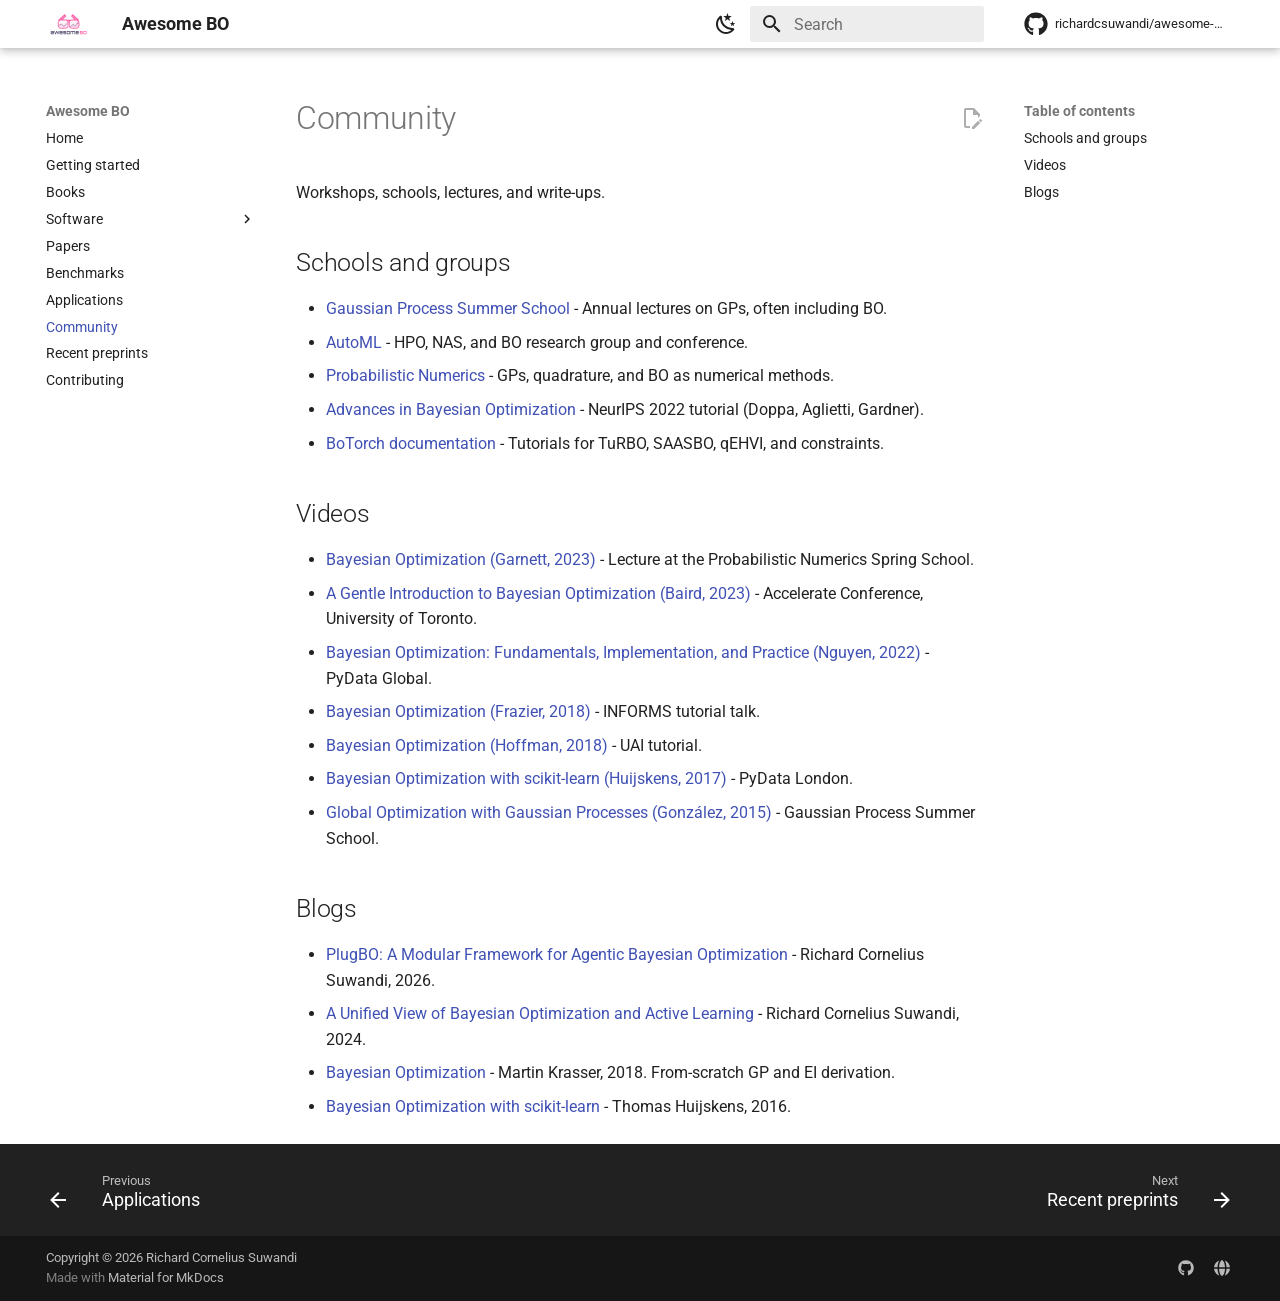
<file: community/index.html>
<!doctype html>
<html lang="en" class="no-js">
  <head>
    
      <meta charset="utf-8">
      <meta name="viewport" content="width=device-width,initial-scale=1">
      
        <meta name="description" content="Bayesian optimization of expensive black-box functions.">
      
      
      
        <link rel="canonical" href="https://richardcsuwandi.github.io/awesome-bo/community/">
      
      
        <link rel="prev" href="../applications/">
      
      
        <link rel="next" href="../preprints/">
      
      
        
      
      
      <link rel="icon" href="../assets/logo.svg">
      <meta name="generator" content="mkdocs-1.6.1, mkdocs-material-9.8.1">
    
    
      
        <title>Community - Awesome BO</title>
      
    
    
      <link rel="stylesheet" href="../assets/stylesheets/main.57a0d79d.min.css">
      
        
        <link rel="stylesheet" href="../assets/stylesheets/palette.fb2fffe2.min.css">
      
      


    
    
      
    
    
      
        
        
        <link rel="preconnect" href="https://fonts.gstatic.com" crossorigin>
        <link rel="stylesheet" href="https://fonts.googleapis.com/css?family=Roboto:300,300i,400,400i,700,700i%7CRoboto+Mono:400,400i,700,700i&display=fallback">
        <style>:root{--md-text-font:"Roboto";--md-code-font:"Roboto Mono"}</style>
      
    
    
      <link rel="stylesheet" href="../stylesheets/extra.css">
    
    <script>__md_scope=new URL("..",location),__md_hash=e=>[...e].reduce(((e,_)=>(e<<5)-e+_.charCodeAt(0)),0),__md_get=(e,_=localStorage,t=__md_scope)=>JSON.parse(_.getItem(t.pathname+"."+e)),__md_set=(e,_,t=localStorage,a=__md_scope)=>{try{t.setItem(a.pathname+"."+e,JSON.stringify(_))}catch(e){}}</script>
    
      

    
    
  </head>
  
  
    
    
      
    
    
    
    
    <body dir="ltr" data-md-color-scheme="default" data-md-color-primary="white" data-md-color-accent="deep-orange">
  
    
    <input class="md-toggle" data-md-toggle="drawer" type="checkbox" id="__drawer" autocomplete="off">
    <input class="md-toggle" data-md-toggle="search" type="checkbox" id="__search" autocomplete="off">
    <label class="md-overlay" for="__drawer"></label>
    <div data-md-component="skip">
      
        
        <a href="#community" class="md-skip">
          Skip to content
        </a>
      
    </div>
    <div data-md-component="announce">
      
    </div>
    
    
      

  

<header class="md-header md-header--shadow" data-md-component="header">
  <nav class="md-header__inner md-grid" aria-label="Header">
    <a href=".." title="Awesome BO" class="md-header__button md-logo" aria-label="Awesome BO" data-md-component="logo">
      
  <img src="../assets/logo.svg" alt="logo">

    </a>
    <label class="md-header__button md-icon" for="__drawer">
      
      <svg xmlns="http://www.w3.org/2000/svg" viewBox="0 0 24 24"><path d="M3 6h18v2H3zm0 5h18v2H3zm0 5h18v2H3z"/></svg>
    </label>
    <div class="md-header__title" data-md-component="header-title">
      <div class="md-header__ellipsis">
        <div class="md-header__topic">
          <span class="md-ellipsis">
            Awesome BO
          </span>
        </div>
        <div class="md-header__topic" data-md-component="header-topic">
          <span class="md-ellipsis">
            
              Community
            
          </span>
        </div>
      </div>
    </div>
    
      
        <form class="md-header__option" data-md-component="palette">
  
    
    
    
    <input class="md-option" data-md-color-media="(prefers-color-scheme: light)" data-md-color-scheme="default" data-md-color-primary="white" data-md-color-accent="deep-orange"  aria-label="Switch to dark mode"  type="radio" name="__palette" id="__palette_0">
    
      <label class="md-header__button md-icon" title="Switch to dark mode" for="__palette_1" hidden>
        <svg xmlns="http://www.w3.org/2000/svg" viewBox="0 0 24 24"><path d="m17.75 4.09-2.53 1.94.91 3.06-2.63-1.81-2.63 1.81.91-3.06-2.53-1.94L12.44 4l1.06-3 1.06 3zm3.5 6.91-1.64 1.25.59 1.98-1.7-1.17-1.7 1.17.59-1.98L15.75 11l2.06-.05L18.5 9l.69 1.95zm-2.28 4.95c.83-.08 1.72 1.1 1.19 1.85-.32.45-.66.87-1.08 1.27C15.17 23 8.84 23 4.94 19.07c-3.91-3.9-3.91-10.24 0-14.14.4-.4.82-.76 1.27-1.08.75-.53 1.93.36 1.85 1.19-.27 2.86.69 5.83 2.89 8.02a9.96 9.96 0 0 0 8.02 2.89m-1.64 2.02a12.08 12.08 0 0 1-7.8-3.47c-2.17-2.19-3.33-5-3.49-7.82-2.81 3.14-2.7 7.96.31 10.98 3.02 3.01 7.84 3.12 10.98.31"/></svg>
      </label>
    
  
    
    
    
    <input class="md-option" data-md-color-media="(prefers-color-scheme: dark)" data-md-color-scheme="slate" data-md-color-primary="black" data-md-color-accent="deep-orange"  aria-label="Switch to light mode"  type="radio" name="__palette" id="__palette_1">
    
      <label class="md-header__button md-icon" title="Switch to light mode" for="__palette_0" hidden>
        <svg xmlns="http://www.w3.org/2000/svg" viewBox="0 0 24 24"><path d="M12 7a5 5 0 0 1 5 5 5 5 0 0 1-5 5 5 5 0 0 1-5-5 5 5 0 0 1 5-5m0 2a3 3 0 0 0-3 3 3 3 0 0 0 3 3 3 3 0 0 0 3-3 3 3 0 0 0-3-3m0-7 2.39 3.42C13.65 5.15 12.84 5 12 5s-1.65.15-2.39.42zM3.34 7l4.16-.35A7.2 7.2 0 0 0 5.94 8.5c-.44.74-.69 1.5-.83 2.29zm.02 10 1.76-3.77a7.131 7.131 0 0 0 2.38 4.14zM20.65 7l-1.77 3.79a7.02 7.02 0 0 0-2.38-4.15zm-.01 10-4.14.36c.59-.51 1.12-1.14 1.54-1.86.42-.73.69-1.5.83-2.29zM12 22l-2.41-3.44c.74.27 1.55.44 2.41.44.82 0 1.63-.17 2.37-.44z"/></svg>
      </label>
    
  
</form>
      
    
    
      <script>var palette=__md_get("__palette");if(palette&&palette.color){if("(prefers-color-scheme)"===palette.color.media){var media=matchMedia("(prefers-color-scheme: light)"),input=document.querySelector(media.matches?"[data-md-color-media='(prefers-color-scheme: light)']":"[data-md-color-media='(prefers-color-scheme: dark)']");palette.color.media=input.getAttribute("data-md-color-media"),palette.color.scheme=input.getAttribute("data-md-color-scheme"),palette.color.primary=input.getAttribute("data-md-color-primary"),palette.color.accent=input.getAttribute("data-md-color-accent")}for(var[key,value]of Object.entries(palette.color))document.body.setAttribute("data-md-color-"+key,value)}</script>
    
    
    
      
      
        <label class="md-header__button md-icon" for="__search">
          
          <svg xmlns="http://www.w3.org/2000/svg" viewBox="0 0 24 24"><path d="M9.5 3A6.5 6.5 0 0 1 16 9.5c0 1.61-.59 3.09-1.56 4.23l.27.27h.79l5 5-1.5 1.5-5-5v-.79l-.27-.27A6.52 6.52 0 0 1 9.5 16 6.5 6.5 0 0 1 3 9.5 6.5 6.5 0 0 1 9.5 3m0 2C7 5 5 7 5 9.5S7 14 9.5 14 14 12 14 9.5 12 5 9.5 5"/></svg>
        </label>
        <div class="md-search" data-md-component="search" role="dialog">
  <label class="md-search__overlay" for="__search"></label>
  <div class="md-search__inner" role="search">
    <form class="md-search__form" name="search">
      <input type="text" class="md-search__input" name="query" aria-label="Search" placeholder="Search" autocapitalize="off" autocorrect="off" autocomplete="off" spellcheck="false" data-md-component="search-query" required>
      <label class="md-search__icon md-icon" for="__search">
        
        <svg xmlns="http://www.w3.org/2000/svg" viewBox="0 0 24 24"><path d="M9.5 3A6.5 6.5 0 0 1 16 9.5c0 1.61-.59 3.09-1.56 4.23l.27.27h.79l5 5-1.5 1.5-5-5v-.79l-.27-.27A6.52 6.52 0 0 1 9.5 16 6.5 6.5 0 0 1 3 9.5 6.5 6.5 0 0 1 9.5 3m0 2C7 5 5 7 5 9.5S7 14 9.5 14 14 12 14 9.5 12 5 9.5 5"/></svg>
        
        <svg xmlns="http://www.w3.org/2000/svg" viewBox="0 0 24 24"><path d="M20 11v2H8l5.5 5.5-1.42 1.42L4.16 12l7.92-7.92L13.5 5.5 8 11z"/></svg>
      </label>
      <nav class="md-search__options" aria-label="Search">
        
        <button type="reset" class="md-search__icon md-icon" title="Clear" aria-label="Clear" tabindex="-1">
          
          <svg xmlns="http://www.w3.org/2000/svg" viewBox="0 0 24 24"><path d="M19 6.41 17.59 5 12 10.59 6.41 5 5 6.41 10.59 12 5 17.59 6.41 19 12 13.41 17.59 19 19 17.59 13.41 12z"/></svg>
        </button>
      </nav>
      
        <div class="md-search__suggest" data-md-component="search-suggest"></div>
      
    </form>
    <div class="md-search__output">
      <div class="md-search__scrollwrap" tabindex="0" data-md-scrollfix>
        <div class="md-search-result" data-md-component="search-result">
          <div class="md-search-result__meta">
            Initializing search
          </div>
          <ol class="md-search-result__list" role="presentation"></ol>
        </div>
      </div>
    </div>
  </div>
</div>
      
    
    
      <div class="md-header__source">
        <a href="https://github.com/richardcsuwandi/awesome-bo" title="Go to repository" class="md-source" data-md-component="source">
  <div class="md-source__icon md-icon">
    
    <svg xmlns="http://www.w3.org/2000/svg" viewBox="0 0 512 512"><!--! Font Awesome Free 7.1.0 by @fontawesome - https://fontawesome.com License - https://fontawesome.com/license/free (Icons: CC BY 4.0, Fonts: SIL OFL 1.1, Code: MIT License) Copyright 2025 Fonticons, Inc.--><path d="M173.9 397.4c0 2-2.3 3.6-5.2 3.6-3.3.3-5.6-1.3-5.6-3.6 0-2 2.3-3.6 5.2-3.6 3-.3 5.6 1.3 5.6 3.6m-31.1-4.5c-.7 2 1.3 4.3 4.3 4.9 2.6 1 5.6 0 6.2-2s-1.3-4.3-4.3-5.2c-2.6-.7-5.5.3-6.2 2.3m44.2-1.7c-2.9.7-4.9 2.6-4.6 4.9.3 2 2.9 3.3 5.9 2.6 2.9-.7 4.9-2.6 4.6-4.6-.3-1.9-3-3.2-5.9-2.9M252.8 8C114.1 8 8 113.3 8 252c0 110.9 69.8 205.8 169.5 239.2 12.8 2.3 17.3-5.6 17.3-12.1 0-6.2-.3-40.4-.3-61.4 0 0-70 15-84.7-29.8 0 0-11.4-29.1-27.8-36.6 0 0-22.9-15.7 1.6-15.4 0 0 24.9 2 38.6 25.8 21.9 38.6 58.6 27.5 72.9 20.9 2.3-16 8.8-27.1 16-33.7-55.9-6.2-112.3-14.3-112.3-110.5 0-27.5 7.6-41.3 23.6-58.9-2.6-6.5-11.1-33.3 2.6-67.9 20.9-6.5 69 27 69 27 20-5.6 41.5-8.5 62.8-8.5s42.8 2.9 62.8 8.5c0 0 48.1-33.6 69-27 13.7 34.7 5.2 61.4 2.6 67.9 16 17.7 25.8 31.5 25.8 58.9 0 96.5-58.9 104.2-114.8 110.5 9.2 7.9 17 22.9 17 46.4 0 33.7-.3 75.4-.3 83.6 0 6.5 4.6 14.4 17.3 12.1C436.2 457.8 504 362.9 504 252 504 113.3 391.5 8 252.8 8M105.2 352.9c-1.3 1-1 3.3.7 5.2 1.6 1.6 3.9 2.3 5.2 1 1.3-1 1-3.3-.7-5.2-1.6-1.6-3.9-2.3-5.2-1m-10.8-8.1c-.7 1.3.3 2.9 2.3 3.9 1.6 1 3.6.7 4.3-.7.7-1.3-.3-2.9-2.3-3.9-2-.6-3.6-.3-4.3.7m32.4 35.6c-1.6 1.3-1 4.3 1.3 6.2 2.3 2.3 5.2 2.6 6.5 1 1.3-1.3.7-4.3-1.3-6.2-2.2-2.3-5.2-2.6-6.5-1m-11.4-14.7c-1.6 1-1.6 3.6 0 5.9s4.3 3.3 5.6 2.3c1.6-1.3 1.6-3.9 0-6.2-1.4-2.3-4-3.3-5.6-2"/></svg>
  </div>
  <div class="md-source__repository">
    richardcsuwandi/awesome-bo
  </div>
</a>
      </div>
    
  </nav>
  
</header>
    
    <div class="md-container" data-md-component="container">
      
      
        
          
        
      
      <main class="md-main" data-md-component="main">
        <div class="md-main__inner md-grid">
          
            
              
              <div class="md-sidebar md-sidebar--primary" data-md-component="sidebar" data-md-type="navigation" >
                <div class="md-sidebar__scrollwrap">
                  <div class="md-sidebar__inner">
                    



<nav class="md-nav md-nav--primary" aria-label="Navigation" data-md-level="0">
  <label class="md-nav__title" for="__drawer">
    <a href=".." title="Awesome BO" class="md-nav__button md-logo" aria-label="Awesome BO" data-md-component="logo">
      
  <img src="../assets/logo.svg" alt="logo">

    </a>
    Awesome BO
  </label>
  
    <div class="md-nav__source">
      <a href="https://github.com/richardcsuwandi/awesome-bo" title="Go to repository" class="md-source" data-md-component="source">
  <div class="md-source__icon md-icon">
    
    <svg xmlns="http://www.w3.org/2000/svg" viewBox="0 0 512 512"><!--! Font Awesome Free 7.1.0 by @fontawesome - https://fontawesome.com License - https://fontawesome.com/license/free (Icons: CC BY 4.0, Fonts: SIL OFL 1.1, Code: MIT License) Copyright 2025 Fonticons, Inc.--><path d="M173.9 397.4c0 2-2.3 3.6-5.2 3.6-3.3.3-5.6-1.3-5.6-3.6 0-2 2.3-3.6 5.2-3.6 3-.3 5.6 1.3 5.6 3.6m-31.1-4.5c-.7 2 1.3 4.3 4.3 4.9 2.6 1 5.6 0 6.2-2s-1.3-4.3-4.3-5.2c-2.6-.7-5.5.3-6.2 2.3m44.2-1.7c-2.9.7-4.9 2.6-4.6 4.9.3 2 2.9 3.3 5.9 2.6 2.9-.7 4.9-2.6 4.6-4.6-.3-1.9-3-3.2-5.9-2.9M252.8 8C114.1 8 8 113.3 8 252c0 110.9 69.8 205.8 169.5 239.2 12.8 2.3 17.3-5.6 17.3-12.1 0-6.2-.3-40.4-.3-61.4 0 0-70 15-84.7-29.8 0 0-11.4-29.1-27.8-36.6 0 0-22.9-15.7 1.6-15.4 0 0 24.9 2 38.6 25.8 21.9 38.6 58.6 27.5 72.9 20.9 2.3-16 8.8-27.1 16-33.7-55.9-6.2-112.3-14.3-112.3-110.5 0-27.5 7.6-41.3 23.6-58.9-2.6-6.5-11.1-33.3 2.6-67.9 20.9-6.5 69 27 69 27 20-5.6 41.5-8.5 62.8-8.5s42.8 2.9 62.8 8.5c0 0 48.1-33.6 69-27 13.7 34.7 5.2 61.4 2.6 67.9 16 17.7 25.8 31.5 25.8 58.9 0 96.5-58.9 104.2-114.8 110.5 9.2 7.9 17 22.9 17 46.4 0 33.7-.3 75.4-.3 83.6 0 6.5 4.6 14.4 17.3 12.1C436.2 457.8 504 362.9 504 252 504 113.3 391.5 8 252.8 8M105.2 352.9c-1.3 1-1 3.3.7 5.2 1.6 1.6 3.9 2.3 5.2 1 1.3-1 1-3.3-.7-5.2-1.6-1.6-3.9-2.3-5.2-1m-10.8-8.1c-.7 1.3.3 2.9 2.3 3.9 1.6 1 3.6.7 4.3-.7.7-1.3-.3-2.9-2.3-3.9-2-.6-3.6-.3-4.3.7m32.4 35.6c-1.6 1.3-1 4.3 1.3 6.2 2.3 2.3 5.2 2.6 6.5 1 1.3-1.3.7-4.3-1.3-6.2-2.2-2.3-5.2-2.6-6.5-1m-11.4-14.7c-1.6 1-1.6 3.6 0 5.9s4.3 3.3 5.6 2.3c1.6-1.3 1.6-3.9 0-6.2-1.4-2.3-4-3.3-5.6-2"/></svg>
  </div>
  <div class="md-source__repository">
    richardcsuwandi/awesome-bo
  </div>
</a>
    </div>
  
  <ul class="md-nav__list" data-md-scrollfix>
    
      
      
  
  
  
  
    <li class="md-nav__item">
      <a href=".." class="md-nav__link">
        
  
  
  <span class="md-ellipsis">
    
  
    Home
  

    
  </span>
  
  

      </a>
    </li>
  

    
      
      
  
  
  
  
    <li class="md-nav__item">
      <a href="../getting-started/" class="md-nav__link">
        
  
  
  <span class="md-ellipsis">
    
  
    Getting started
  

    
  </span>
  
  

      </a>
    </li>
  

    
      
      
  
  
  
  
    <li class="md-nav__item">
      <a href="../books/" class="md-nav__link">
        
  
  
  <span class="md-ellipsis">
    
  
    Books
  

    
  </span>
  
  

      </a>
    </li>
  

    
      
      
  
  
  
  
    
    
      
        
      
        
      
    
    
    
    
    <li class="md-nav__item md-nav__item--nested">
      
        
        
        <input class="md-nav__toggle md-toggle " type="checkbox" id="__nav_4" >
        
          
          <label class="md-nav__link" for="__nav_4" id="__nav_4_label" tabindex="0">
            
  
  
  <span class="md-ellipsis">
    
  
    Software
  

    
  </span>
  
  

            <span class="md-nav__icon md-icon"></span>
          </label>
        
        <nav class="md-nav" data-md-level="1" aria-labelledby="__nav_4_label" aria-expanded="false">
          <label class="md-nav__title" for="__nav_4">
            <span class="md-nav__icon md-icon"></span>
            
  
    Software
  

          </label>
          <ul class="md-nav__list" data-md-scrollfix>
            
              
                
  
  
  
  
    <li class="md-nav__item">
      <a href="../software/" class="md-nav__link">
        
  
  
  <span class="md-ellipsis">
    
  
    Active libraries
  

    
  </span>
  
  

      </a>
    </li>
  

              
            
              
                
  
  
  
  
    <li class="md-nav__item">
      <a href="../unmaintained/" class="md-nav__link">
        
  
  
  <span class="md-ellipsis">
    
  
    Unmaintained
  

    
  </span>
  
  

      </a>
    </li>
  

              
            
          </ul>
        </nav>
      
    </li>
  

    
      
      
  
  
  
  
    <li class="md-nav__item">
      <a href="../papers/" class="md-nav__link">
        
  
  
  <span class="md-ellipsis">
    
  
    Papers
  

    
  </span>
  
  

      </a>
    </li>
  

    
      
      
  
  
  
  
    <li class="md-nav__item">
      <a href="../benchmarks/" class="md-nav__link">
        
  
  
  <span class="md-ellipsis">
    
  
    Benchmarks
  

    
  </span>
  
  

      </a>
    </li>
  

    
      
      
  
  
  
  
    <li class="md-nav__item">
      <a href="../applications/" class="md-nav__link">
        
  
  
  <span class="md-ellipsis">
    
  
    Applications
  

    
  </span>
  
  

      </a>
    </li>
  

    
      
      
  
  
    
  
  
  
    <li class="md-nav__item md-nav__item--active">
      
      <input class="md-nav__toggle md-toggle" type="checkbox" id="__toc">
      
      
        
      
      
        <label class="md-nav__link md-nav__link--active" for="__toc">
          
  
  
  <span class="md-ellipsis">
    
  
    Community
  

    
  </span>
  
  

          <span class="md-nav__icon md-icon"></span>
        </label>
      
      <a href="./" class="md-nav__link md-nav__link--active">
        
  
  
  <span class="md-ellipsis">
    
  
    Community
  

    
  </span>
  
  

      </a>
      
        

<nav class="md-nav md-nav--secondary" aria-label="Table of contents">
  
  
  
    
  
  
    <label class="md-nav__title" for="__toc">
      <span class="md-nav__icon md-icon"></span>
      Table of contents
    </label>
    <ul class="md-nav__list" data-md-component="toc" data-md-scrollfix>
      
        <li class="md-nav__item">
  <a href="#schools-and-groups" class="md-nav__link">
    <span class="md-ellipsis">
      
        Schools and groups
      
    </span>
  </a>
  
</li>
      
        <li class="md-nav__item">
  <a href="#videos" class="md-nav__link">
    <span class="md-ellipsis">
      
        Videos
      
    </span>
  </a>
  
</li>
      
        <li class="md-nav__item">
  <a href="#blogs" class="md-nav__link">
    <span class="md-ellipsis">
      
        Blogs
      
    </span>
  </a>
  
</li>
      
    </ul>
  
</nav>
      
    </li>
  

    
      
      
  
  
  
  
    <li class="md-nav__item">
      <a href="../preprints/" class="md-nav__link">
        
  
  
  <span class="md-ellipsis">
    
  
    Recent preprints
  

    
  </span>
  
  

      </a>
    </li>
  

    
      
      
  
  
  
  
    <li class="md-nav__item">
      <a href="../contributing/" class="md-nav__link">
        
  
  
  <span class="md-ellipsis">
    
  
    Contributing
  

    
  </span>
  
  

      </a>
    </li>
  

    
  </ul>
</nav>
                  </div>
                </div>
              </div>
            
            
              
              <div class="md-sidebar md-sidebar--secondary" data-md-component="sidebar" data-md-type="toc" >
                <div class="md-sidebar__scrollwrap">
                  <div class="md-sidebar__inner">
                    

<nav class="md-nav md-nav--secondary" aria-label="Table of contents">
  
  
  
    
  
  
    <label class="md-nav__title" for="__toc">
      <span class="md-nav__icon md-icon"></span>
      Table of contents
    </label>
    <ul class="md-nav__list" data-md-component="toc" data-md-scrollfix>
      
        <li class="md-nav__item">
  <a href="#schools-and-groups" class="md-nav__link">
    <span class="md-ellipsis">
      
        Schools and groups
      
    </span>
  </a>
  
</li>
      
        <li class="md-nav__item">
  <a href="#videos" class="md-nav__link">
    <span class="md-ellipsis">
      
        Videos
      
    </span>
  </a>
  
</li>
      
        <li class="md-nav__item">
  <a href="#blogs" class="md-nav__link">
    <span class="md-ellipsis">
      
        Blogs
      
    </span>
  </a>
  
</li>
      
    </ul>
  
</nav>
                  </div>
                </div>
              </div>
            
          
          
            <div class="md-content" data-md-component="content">
              
              <article class="md-content__inner md-typeset">
                
                  


  
    <a href="https://github.com/richardcsuwandi/awesome-bo/edit/main/docs/community.md" title="Edit this page" class="md-content__button md-icon" rel="edit">
      
      <svg xmlns="http://www.w3.org/2000/svg" viewBox="0 0 24 24"><path d="M10 20H6V4h7v5h5v3.1l2-2V8l-6-6H6c-1.1 0-2 .9-2 2v16c0 1.1.9 2 2 2h4zm10.2-7c.1 0 .3.1.4.2l1.3 1.3c.2.2.2.6 0 .8l-1 1-2.1-2.1 1-1c.1-.1.2-.2.4-.2m0 3.9L14.1 23H12v-2.1l6.1-6.1z"/></svg>
    </a>
  
  


<h1 id="community">Community<a class="headerlink" href="#community" title="Permanent link">&para;</a></h1>
<p>Workshops, schools, lectures, and write-ups.</p>
<h2 id="schools-and-groups">Schools and groups<a class="headerlink" href="#schools-and-groups" title="Permanent link">&para;</a></h2>
<ul>
<li><a href="https://gpss.cc/">Gaussian Process Summer School</a> - Annual lectures on GPs, often including BO.</li>
<li><a href="https://www.automl.org/">AutoML</a> - HPO, NAS, and BO research group and conference.</li>
<li><a href="https://www.probabilistic-numerics.org/">Probabilistic Numerics</a> - GPs, quadrature, and BO as numerical methods.</li>
<li><a href="https://nips.cc/virtual/2022/tutorial/55806">Advances in Bayesian Optimization</a> - NeurIPS 2022 tutorial (Doppa, Aglietti, Gardner).</li>
<li><a href="https://botorch.org/docs/overview">BoTorch documentation</a> - Tutorials for TuRBO, SAASBO, qEHVI, and constraints.</li>
</ul>
<h2 id="videos">Videos<a class="headerlink" href="#videos" title="Permanent link">&para;</a></h2>
<ul>
<li><a href="https://www.youtube.com/watch?v=wZODGJzKmD0">Bayesian Optimization (Garnett, 2023)</a> - Lecture at the Probabilistic Numerics Spring School.</li>
<li><a href="https://www.youtube.com/watch?v=IVaWl2tL06c">A Gentle Introduction to Bayesian Optimization (Baird, 2023)</a> - Accelerate Conference, University of Toronto.</li>
<li><a href="https://www.youtube.com/watch?v=ImXOdgEgaTM">Bayesian Optimization: Fundamentals, Implementation, and Practice (Nguyen, 2022)</a> - PyData Global.</li>
<li><a href="https://www.youtube.com/watch?v=c4KKvyWW_Xk">Bayesian Optimization (Frazier, 2018)</a> - INFORMS tutorial talk.</li>
<li><a href="https://www.youtube.com/watch?v=C5nqEHpdyoE">Bayesian Optimization (Hoffman, 2018)</a> - UAI tutorial.</li>
<li><a href="https://www.youtube.com/watch?v=jtRPxRnOXnk">Bayesian Optimization with scikit-learn (Huijskens, 2017)</a> - PyData London.</li>
<li><a href="https://www.youtube.com/watch?v=rG10zqtu8F4">Global Optimization with Gaussian Processes (González, 2015)</a> - Gaussian Process Summer School.</li>
</ul>
<h2 id="blogs">Blogs<a class="headerlink" href="#blogs" title="Permanent link">&para;</a></h2>
<ul>
<li><a href="https://richardcsuwandi.github.io/blog/2026/plug-bo/">PlugBO: A Modular Framework for Agentic Bayesian Optimization</a> - Richard Cornelius Suwandi, 2026.</li>
<li><a href="https://richardcsuwandi.github.io/blog/2024/learn-with-a-goal/">A Unified View of Bayesian Optimization and Active Learning</a> - Richard Cornelius Suwandi, 2024.</li>
<li><a href="https://krasserm.github.io/2018/03/21/bayesian-optimization/">Bayesian Optimization</a> - Martin Krasser, 2018. From-scratch GP and EI derivation.</li>
<li><a href="https://thuijskens.github.io/2016/12/29/bayesian-optimisation/">Bayesian Optimization with scikit-learn</a> - Thomas Huijskens, 2016.</li>
</ul>












                
              </article>
            </div>
          
          
  <script>var tabs=__md_get("__tabs");if(Array.isArray(tabs))e:for(var set of document.querySelectorAll(".tabbed-set")){var labels=set.querySelector(".tabbed-labels");for(var tab of tabs)for(var label of labels.getElementsByTagName("label"))if(label.innerText.trim()===tab){var input=document.getElementById(label.htmlFor);input.checked=!0;continue e}}</script>

<script>var target=document.getElementById(location.hash.slice(1));target&&target.name&&(target.checked=target.name.startsWith("__tabbed_"))</script>
        </div>
        
          <button type="button" class="md-top md-icon" data-md-component="top" hidden>
  
  <svg xmlns="http://www.w3.org/2000/svg" viewBox="0 0 24 24"><path d="M13 20h-2V8l-5.5 5.5-1.42-1.42L12 4.16l7.92 7.92-1.42 1.42L13 8z"/></svg>
  Back to top
</button>
        
      </main>
      
        <footer class="md-footer">
  
    
      
      <nav class="md-footer__inner md-grid" aria-label="Footer" >
        
          
          <a href="../applications/" class="md-footer__link md-footer__link--prev" aria-label="Previous: Applications">
            <div class="md-footer__button md-icon">
              
              <svg xmlns="http://www.w3.org/2000/svg" viewBox="0 0 24 24"><path d="M20 11v2H8l5.5 5.5-1.42 1.42L4.16 12l7.92-7.92L13.5 5.5 8 11z"/></svg>
            </div>
            <div class="md-footer__title">
              <span class="md-footer__direction">
                Previous
              </span>
              <div class="md-ellipsis">
                Applications
              </div>
            </div>
          </a>
        
        
          
          <a href="../preprints/" class="md-footer__link md-footer__link--next" aria-label="Next: Recent preprints">
            <div class="md-footer__title">
              <span class="md-footer__direction">
                Next
              </span>
              <div class="md-ellipsis">
                Recent preprints
              </div>
            </div>
            <div class="md-footer__button md-icon">
              
              <svg xmlns="http://www.w3.org/2000/svg" viewBox="0 0 24 24"><path d="M4 11v2h12l-5.5 5.5 1.42 1.42L19.84 12l-7.92-7.92L10.5 5.5 16 11z"/></svg>
            </div>
          </a>
        
      </nav>
    
  
  <div class="md-footer-meta md-typeset">
    <div class="md-footer-meta__inner md-grid">
      <div class="md-copyright">
  
    <div class="md-copyright__highlight">
      Copyright &copy; 2026 Richard Cornelius Suwandi
    </div>
  
  
    Made with
    <a href="https://squidfunk.github.io/mkdocs-material/" target="_blank" rel="noopener">
      Material for MkDocs
    </a>
  
</div>
      
        
<div class="md-social">
  
    
    
    
    
      
      
    
    <a href="https://github.com/richardcsuwandi/awesome-bo" target="_blank" rel="noopener" title="github.com" class="md-social__link">
      <svg xmlns="http://www.w3.org/2000/svg" viewBox="0 0 512 512"><!--! Font Awesome Free 7.1.0 by @fontawesome - https://fontawesome.com License - https://fontawesome.com/license/free (Icons: CC BY 4.0, Fonts: SIL OFL 1.1, Code: MIT License) Copyright 2025 Fonticons, Inc.--><path d="M173.9 397.4c0 2-2.3 3.6-5.2 3.6-3.3.3-5.6-1.3-5.6-3.6 0-2 2.3-3.6 5.2-3.6 3-.3 5.6 1.3 5.6 3.6m-31.1-4.5c-.7 2 1.3 4.3 4.3 4.9 2.6 1 5.6 0 6.2-2s-1.3-4.3-4.3-5.2c-2.6-.7-5.5.3-6.2 2.3m44.2-1.7c-2.9.7-4.9 2.6-4.6 4.9.3 2 2.9 3.3 5.9 2.6 2.9-.7 4.9-2.6 4.6-4.6-.3-1.9-3-3.2-5.9-2.9M252.8 8C114.1 8 8 113.3 8 252c0 110.9 69.8 205.8 169.5 239.2 12.8 2.3 17.3-5.6 17.3-12.1 0-6.2-.3-40.4-.3-61.4 0 0-70 15-84.7-29.8 0 0-11.4-29.1-27.8-36.6 0 0-22.9-15.7 1.6-15.4 0 0 24.9 2 38.6 25.8 21.9 38.6 58.6 27.5 72.9 20.9 2.3-16 8.8-27.1 16-33.7-55.9-6.2-112.3-14.3-112.3-110.5 0-27.5 7.6-41.3 23.6-58.9-2.6-6.5-11.1-33.3 2.6-67.9 20.9-6.5 69 27 69 27 20-5.6 41.5-8.5 62.8-8.5s42.8 2.9 62.8 8.5c0 0 48.1-33.6 69-27 13.7 34.7 5.2 61.4 2.6 67.9 16 17.7 25.8 31.5 25.8 58.9 0 96.5-58.9 104.2-114.8 110.5 9.2 7.9 17 22.9 17 46.4 0 33.7-.3 75.4-.3 83.6 0 6.5 4.6 14.4 17.3 12.1C436.2 457.8 504 362.9 504 252 504 113.3 391.5 8 252.8 8M105.2 352.9c-1.3 1-1 3.3.7 5.2 1.6 1.6 3.9 2.3 5.2 1 1.3-1 1-3.3-.7-5.2-1.6-1.6-3.9-2.3-5.2-1m-10.8-8.1c-.7 1.3.3 2.9 2.3 3.9 1.6 1 3.6.7 4.3-.7.7-1.3-.3-2.9-2.3-3.9-2-.6-3.6-.3-4.3.7m32.4 35.6c-1.6 1.3-1 4.3 1.3 6.2 2.3 2.3 5.2 2.6 6.5 1 1.3-1.3.7-4.3-1.3-6.2-2.2-2.3-5.2-2.6-6.5-1m-11.4-14.7c-1.6 1-1.6 3.6 0 5.9s4.3 3.3 5.6 2.3c1.6-1.3 1.6-3.9 0-6.2-1.4-2.3-4-3.3-5.6-2"/></svg>
    </a>
  
    
    
    
    
      
      
    
    <a href="https://richardcsuwandi.github.io" target="_blank" rel="noopener" title="richardcsuwandi.github.io" class="md-social__link">
      <svg xmlns="http://www.w3.org/2000/svg" viewBox="0 0 512 512"><!--! Font Awesome Free 7.1.0 by @fontawesome - https://fontawesome.com License - https://fontawesome.com/license/free (Icons: CC BY 4.0, Fonts: SIL OFL 1.1, Code: MIT License) Copyright 2025 Fonticons, Inc.--><path d="M351.9 280H161c2.9 64.5 17.2 123.9 37.5 167.4 11.4 24.5 23.7 41.8 35.1 52.4 11.2 10.5 18.9 12.2 22.9 12.2s11.7-1.7 22.9-12.2c11.4-10.6 23.7-28 35.1-52.4 20.3-43.5 34.6-102.9 37.5-167.4zm-191-48h190.9c-2.8-64.5-17.1-123.9-37.4-167.4-11.4-24.4-23.7-41.8-35.1-52.4C268.1 1.7 260.4 0 256.4 0s-11.7 1.7-22.9 12.2c-11.4 10.6-23.7 28-35.1 52.4-20.3 43.5-34.6 102.9-37.5 167.4m-48 0c3.5-85.6 25.6-165.1 57.9-217.3C78.7 47.3 10.9 131.2 1.5 232zM1.5 280c9.4 100.8 77.2 184.7 169.3 217.3-32.3-52.2-54.4-131.7-57.9-217.3zm398.4 0c-3.5 85.6-25.6 165.1-57.9 217.3 92.1-32.7 159.9-116.5 169.3-217.3zm111.4-48C501.9 131.2 434.1 47.3 342 14.7c32.3 52.2 54.4 131.7 57.9 217.3z"/></svg>
    </a>
  
</div>
      
    </div>
  </div>
</footer>
      
    </div>
    <div class="md-dialog" data-md-component="dialog">
      <div class="md-dialog__inner md-typeset"></div>
    </div>
    
    
    
      
      
      <script id="__config" type="application/json">{"annotate": null, "base": "..", "features": ["navigation.indexes", "navigation.top", "navigation.footer", "search.suggest", "search.highlight", "content.code.copy", "content.tabs.link", "content.action.edit", "toc.follow"], "search": "../assets/javascripts/workers/search.a7633da7.min.js", "tags": null, "translations": {"clipboard.copied": "Copied to clipboard", "clipboard.copy": "Copy to clipboard", "search.result.more.one": "1 more on this page", "search.result.more.other": "# more on this page", "search.result.none": "No matching documents", "search.result.one": "1 matching document", "search.result.other": "# matching documents", "search.result.placeholder": "Type to start searching", "search.result.term.missing": "Missing", "select.version": "Select version"}, "version": null}</script>
    
    
      <script src="../assets/javascripts/bundle.a5f9d56c.min.js"></script>
      
    
  </body>
</html>
</file>
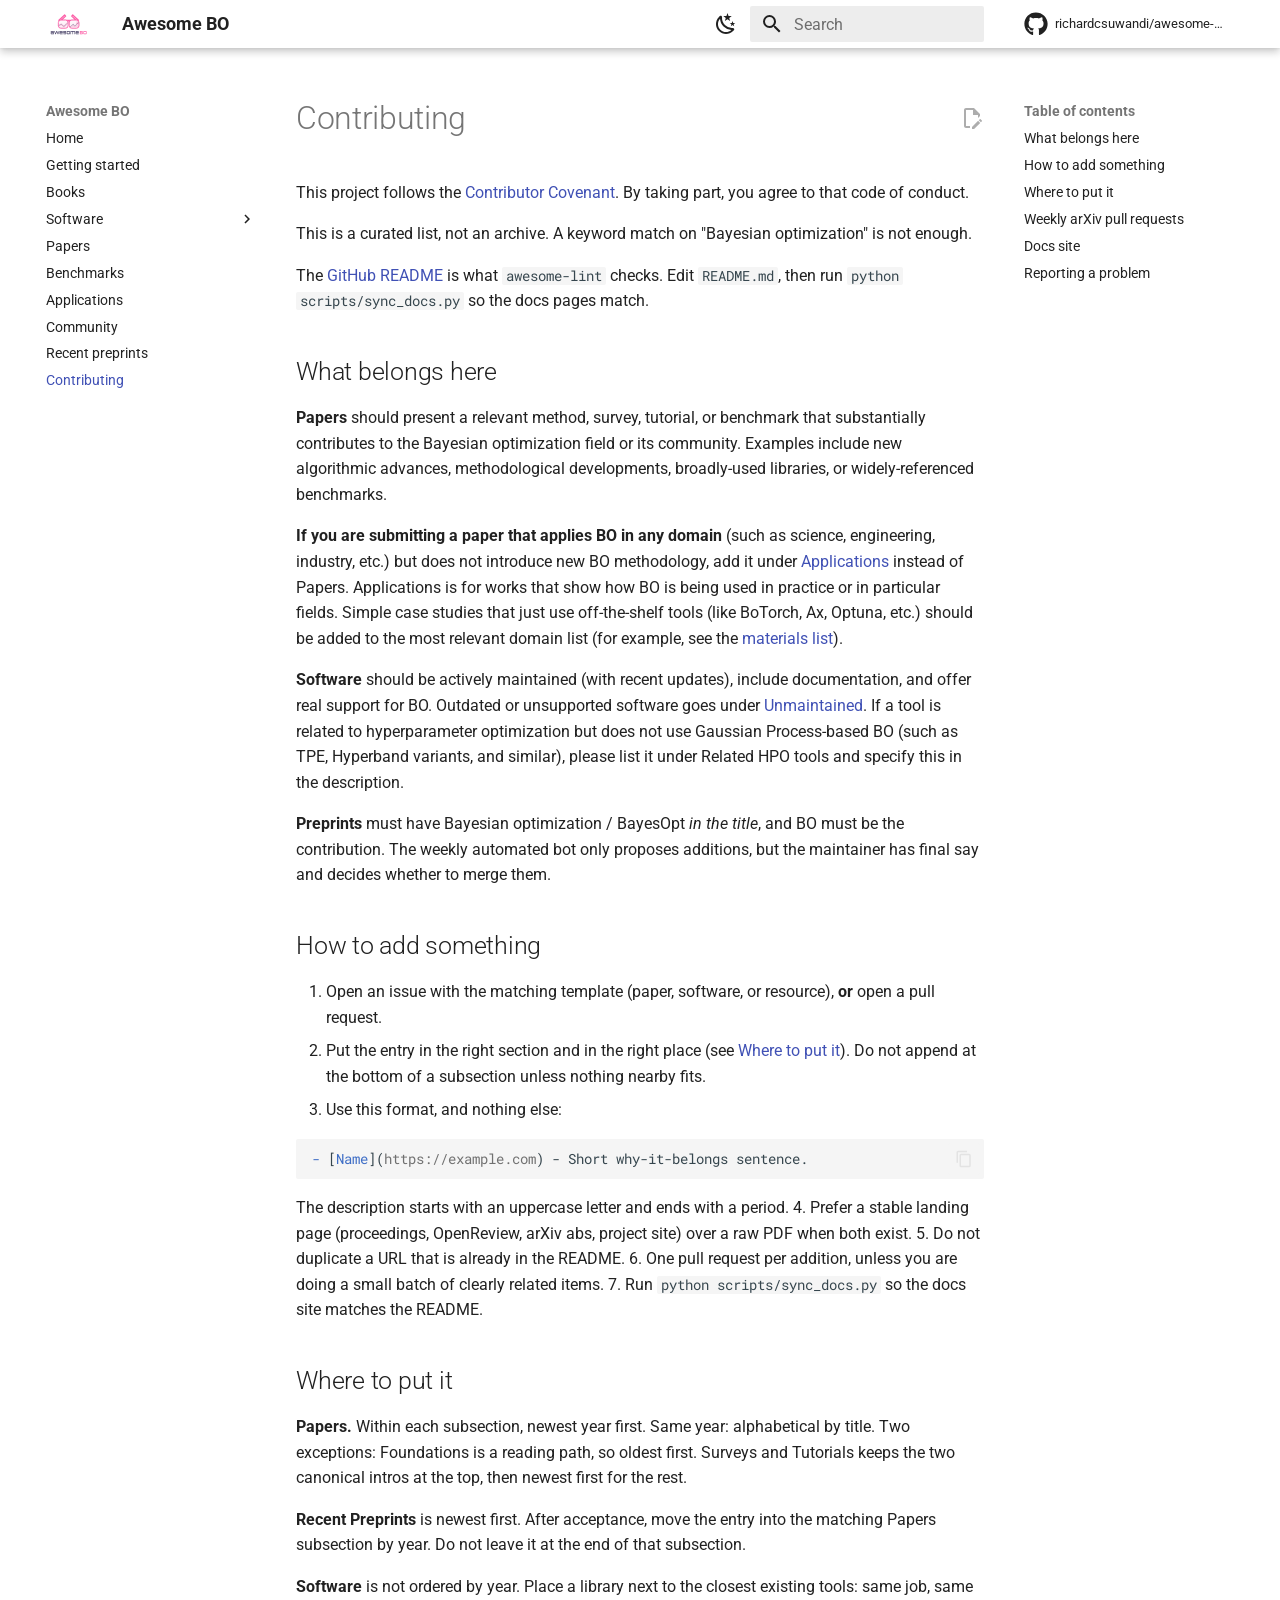
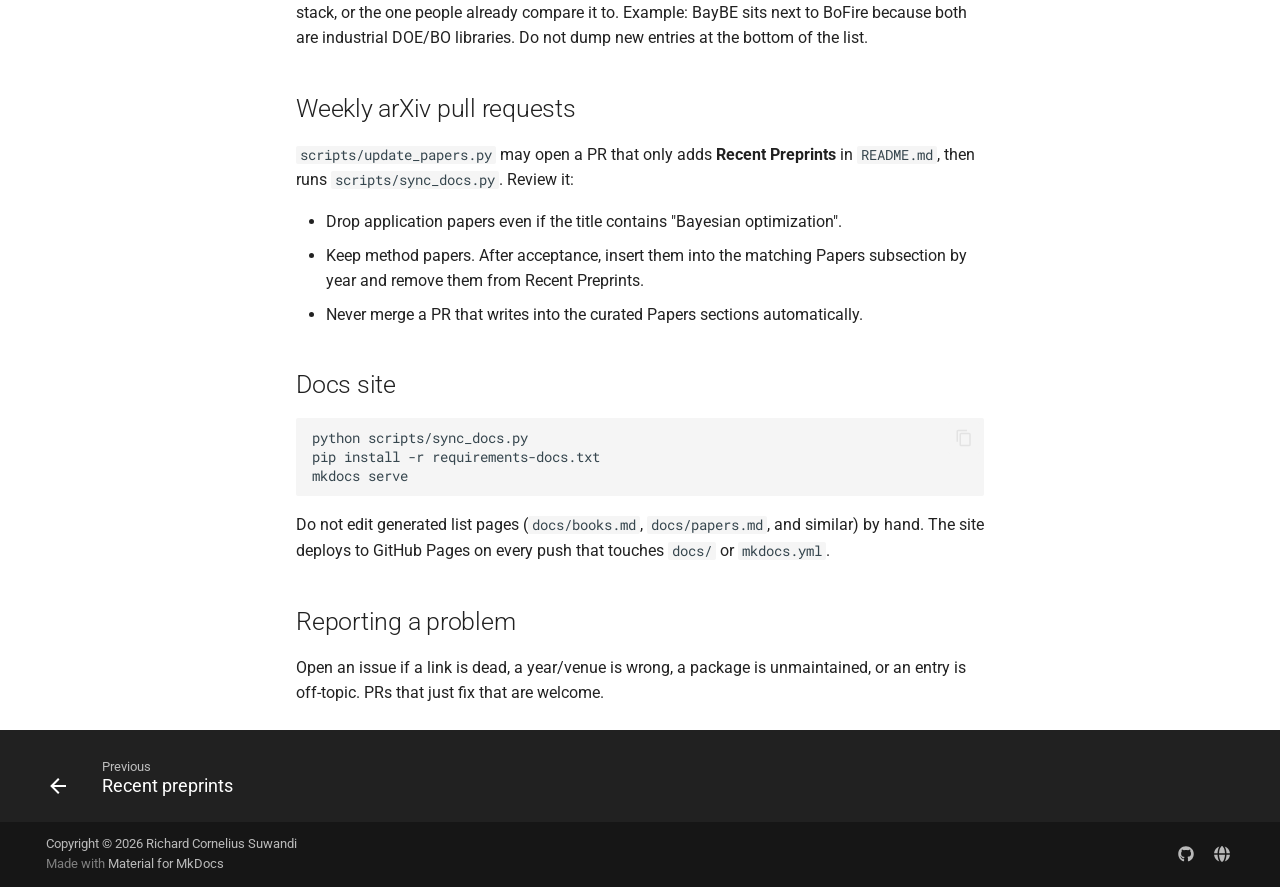
<file: contributing/index.html>
<!doctype html>
<html lang="en" class="no-js">
  <head>
    
      <meta charset="utf-8">
      <meta name="viewport" content="width=device-width,initial-scale=1">
      
        <meta name="description" content="Bayesian optimization of expensive black-box functions.">
      
      
      
        <link rel="canonical" href="https://richardcsuwandi.github.io/awesome-bo/contributing/">
      
      
        <link rel="prev" href="../preprints/">
      
      
      
        
      
      
      <link rel="icon" href="../assets/logo.svg">
      <meta name="generator" content="mkdocs-1.6.1, mkdocs-material-9.8.1">
    
    
      
        <title>Contributing - Awesome BO</title>
      
    
    
      <link rel="stylesheet" href="../assets/stylesheets/main.57a0d79d.min.css">
      
        
        <link rel="stylesheet" href="../assets/stylesheets/palette.fb2fffe2.min.css">
      
      


    
    
      
    
    
      
        
        
        <link rel="preconnect" href="https://fonts.gstatic.com" crossorigin>
        <link rel="stylesheet" href="https://fonts.googleapis.com/css?family=Roboto:300,300i,400,400i,700,700i%7CRoboto+Mono:400,400i,700,700i&display=fallback">
        <style>:root{--md-text-font:"Roboto";--md-code-font:"Roboto Mono"}</style>
      
    
    
      <link rel="stylesheet" href="../stylesheets/extra.css">
    
    <script>__md_scope=new URL("..",location),__md_hash=e=>[...e].reduce(((e,_)=>(e<<5)-e+_.charCodeAt(0)),0),__md_get=(e,_=localStorage,t=__md_scope)=>JSON.parse(_.getItem(t.pathname+"."+e)),__md_set=(e,_,t=localStorage,a=__md_scope)=>{try{t.setItem(a.pathname+"."+e,JSON.stringify(_))}catch(e){}}</script>
    
      

    
    
  </head>
  
  
    
    
      
    
    
    
    
    <body dir="ltr" data-md-color-scheme="default" data-md-color-primary="white" data-md-color-accent="deep-orange">
  
    
    <input class="md-toggle" data-md-toggle="drawer" type="checkbox" id="__drawer" autocomplete="off">
    <input class="md-toggle" data-md-toggle="search" type="checkbox" id="__search" autocomplete="off">
    <label class="md-overlay" for="__drawer"></label>
    <div data-md-component="skip">
      
        
        <a href="#contributing" class="md-skip">
          Skip to content
        </a>
      
    </div>
    <div data-md-component="announce">
      
    </div>
    
    
      

  

<header class="md-header md-header--shadow" data-md-component="header">
  <nav class="md-header__inner md-grid" aria-label="Header">
    <a href=".." title="Awesome BO" class="md-header__button md-logo" aria-label="Awesome BO" data-md-component="logo">
      
  <img src="../assets/logo.svg" alt="logo">

    </a>
    <label class="md-header__button md-icon" for="__drawer">
      
      <svg xmlns="http://www.w3.org/2000/svg" viewBox="0 0 24 24"><path d="M3 6h18v2H3zm0 5h18v2H3zm0 5h18v2H3z"/></svg>
    </label>
    <div class="md-header__title" data-md-component="header-title">
      <div class="md-header__ellipsis">
        <div class="md-header__topic">
          <span class="md-ellipsis">
            Awesome BO
          </span>
        </div>
        <div class="md-header__topic" data-md-component="header-topic">
          <span class="md-ellipsis">
            
              Contributing
            
          </span>
        </div>
      </div>
    </div>
    
      
        <form class="md-header__option" data-md-component="palette">
  
    
    
    
    <input class="md-option" data-md-color-media="(prefers-color-scheme: light)" data-md-color-scheme="default" data-md-color-primary="white" data-md-color-accent="deep-orange"  aria-label="Switch to dark mode"  type="radio" name="__palette" id="__palette_0">
    
      <label class="md-header__button md-icon" title="Switch to dark mode" for="__palette_1" hidden>
        <svg xmlns="http://www.w3.org/2000/svg" viewBox="0 0 24 24"><path d="m17.75 4.09-2.53 1.94.91 3.06-2.63-1.81-2.63 1.81.91-3.06-2.53-1.94L12.44 4l1.06-3 1.06 3zm3.5 6.91-1.64 1.25.59 1.98-1.7-1.17-1.7 1.17.59-1.98L15.75 11l2.06-.05L18.5 9l.69 1.95zm-2.28 4.95c.83-.08 1.72 1.1 1.19 1.85-.32.45-.66.87-1.08 1.27C15.17 23 8.84 23 4.94 19.07c-3.91-3.9-3.91-10.24 0-14.14.4-.4.82-.76 1.27-1.08.75-.53 1.93.36 1.85 1.19-.27 2.86.69 5.83 2.89 8.02a9.96 9.96 0 0 0 8.02 2.89m-1.64 2.02a12.08 12.08 0 0 1-7.8-3.47c-2.17-2.19-3.33-5-3.49-7.82-2.81 3.14-2.7 7.96.31 10.98 3.02 3.01 7.84 3.12 10.98.31"/></svg>
      </label>
    
  
    
    
    
    <input class="md-option" data-md-color-media="(prefers-color-scheme: dark)" data-md-color-scheme="slate" data-md-color-primary="black" data-md-color-accent="deep-orange"  aria-label="Switch to light mode"  type="radio" name="__palette" id="__palette_1">
    
      <label class="md-header__button md-icon" title="Switch to light mode" for="__palette_0" hidden>
        <svg xmlns="http://www.w3.org/2000/svg" viewBox="0 0 24 24"><path d="M12 7a5 5 0 0 1 5 5 5 5 0 0 1-5 5 5 5 0 0 1-5-5 5 5 0 0 1 5-5m0 2a3 3 0 0 0-3 3 3 3 0 0 0 3 3 3 3 0 0 0 3-3 3 3 0 0 0-3-3m0-7 2.39 3.42C13.65 5.15 12.84 5 12 5s-1.65.15-2.39.42zM3.34 7l4.16-.35A7.2 7.2 0 0 0 5.94 8.5c-.44.74-.69 1.5-.83 2.29zm.02 10 1.76-3.77a7.131 7.131 0 0 0 2.38 4.14zM20.65 7l-1.77 3.79a7.02 7.02 0 0 0-2.38-4.15zm-.01 10-4.14.36c.59-.51 1.12-1.14 1.54-1.86.42-.73.69-1.5.83-2.29zM12 22l-2.41-3.44c.74.27 1.55.44 2.41.44.82 0 1.63-.17 2.37-.44z"/></svg>
      </label>
    
  
</form>
      
    
    
      <script>var palette=__md_get("__palette");if(palette&&palette.color){if("(prefers-color-scheme)"===palette.color.media){var media=matchMedia("(prefers-color-scheme: light)"),input=document.querySelector(media.matches?"[data-md-color-media='(prefers-color-scheme: light)']":"[data-md-color-media='(prefers-color-scheme: dark)']");palette.color.media=input.getAttribute("data-md-color-media"),palette.color.scheme=input.getAttribute("data-md-color-scheme"),palette.color.primary=input.getAttribute("data-md-color-primary"),palette.color.accent=input.getAttribute("data-md-color-accent")}for(var[key,value]of Object.entries(palette.color))document.body.setAttribute("data-md-color-"+key,value)}</script>
    
    
    
      
      
        <label class="md-header__button md-icon" for="__search">
          
          <svg xmlns="http://www.w3.org/2000/svg" viewBox="0 0 24 24"><path d="M9.5 3A6.5 6.5 0 0 1 16 9.5c0 1.61-.59 3.09-1.56 4.23l.27.27h.79l5 5-1.5 1.5-5-5v-.79l-.27-.27A6.52 6.52 0 0 1 9.5 16 6.5 6.5 0 0 1 3 9.5 6.5 6.5 0 0 1 9.5 3m0 2C7 5 5 7 5 9.5S7 14 9.5 14 14 12 14 9.5 12 5 9.5 5"/></svg>
        </label>
        <div class="md-search" data-md-component="search" role="dialog">
  <label class="md-search__overlay" for="__search"></label>
  <div class="md-search__inner" role="search">
    <form class="md-search__form" name="search">
      <input type="text" class="md-search__input" name="query" aria-label="Search" placeholder="Search" autocapitalize="off" autocorrect="off" autocomplete="off" spellcheck="false" data-md-component="search-query" required>
      <label class="md-search__icon md-icon" for="__search">
        
        <svg xmlns="http://www.w3.org/2000/svg" viewBox="0 0 24 24"><path d="M9.5 3A6.5 6.5 0 0 1 16 9.5c0 1.61-.59 3.09-1.56 4.23l.27.27h.79l5 5-1.5 1.5-5-5v-.79l-.27-.27A6.52 6.52 0 0 1 9.5 16 6.5 6.5 0 0 1 3 9.5 6.5 6.5 0 0 1 9.5 3m0 2C7 5 5 7 5 9.5S7 14 9.5 14 14 12 14 9.5 12 5 9.5 5"/></svg>
        
        <svg xmlns="http://www.w3.org/2000/svg" viewBox="0 0 24 24"><path d="M20 11v2H8l5.5 5.5-1.42 1.42L4.16 12l7.92-7.92L13.5 5.5 8 11z"/></svg>
      </label>
      <nav class="md-search__options" aria-label="Search">
        
        <button type="reset" class="md-search__icon md-icon" title="Clear" aria-label="Clear" tabindex="-1">
          
          <svg xmlns="http://www.w3.org/2000/svg" viewBox="0 0 24 24"><path d="M19 6.41 17.59 5 12 10.59 6.41 5 5 6.41 10.59 12 5 17.59 6.41 19 12 13.41 17.59 19 19 17.59 13.41 12z"/></svg>
        </button>
      </nav>
      
        <div class="md-search__suggest" data-md-component="search-suggest"></div>
      
    </form>
    <div class="md-search__output">
      <div class="md-search__scrollwrap" tabindex="0" data-md-scrollfix>
        <div class="md-search-result" data-md-component="search-result">
          <div class="md-search-result__meta">
            Initializing search
          </div>
          <ol class="md-search-result__list" role="presentation"></ol>
        </div>
      </div>
    </div>
  </div>
</div>
      
    
    
      <div class="md-header__source">
        <a href="https://github.com/richardcsuwandi/awesome-bo" title="Go to repository" class="md-source" data-md-component="source">
  <div class="md-source__icon md-icon">
    
    <svg xmlns="http://www.w3.org/2000/svg" viewBox="0 0 512 512"><!--! Font Awesome Free 7.1.0 by @fontawesome - https://fontawesome.com License - https://fontawesome.com/license/free (Icons: CC BY 4.0, Fonts: SIL OFL 1.1, Code: MIT License) Copyright 2025 Fonticons, Inc.--><path d="M173.9 397.4c0 2-2.3 3.6-5.2 3.6-3.3.3-5.6-1.3-5.6-3.6 0-2 2.3-3.6 5.2-3.6 3-.3 5.6 1.3 5.6 3.6m-31.1-4.5c-.7 2 1.3 4.3 4.3 4.9 2.6 1 5.6 0 6.2-2s-1.3-4.3-4.3-5.2c-2.6-.7-5.5.3-6.2 2.3m44.2-1.7c-2.9.7-4.9 2.6-4.6 4.9.3 2 2.9 3.3 5.9 2.6 2.9-.7 4.9-2.6 4.6-4.6-.3-1.9-3-3.2-5.9-2.9M252.8 8C114.1 8 8 113.3 8 252c0 110.9 69.8 205.8 169.5 239.2 12.8 2.3 17.3-5.6 17.3-12.1 0-6.2-.3-40.4-.3-61.4 0 0-70 15-84.7-29.8 0 0-11.4-29.1-27.8-36.6 0 0-22.9-15.7 1.6-15.4 0 0 24.9 2 38.6 25.8 21.9 38.6 58.6 27.5 72.9 20.9 2.3-16 8.8-27.1 16-33.7-55.9-6.2-112.3-14.3-112.3-110.5 0-27.5 7.6-41.3 23.6-58.9-2.6-6.5-11.1-33.3 2.6-67.9 20.9-6.5 69 27 69 27 20-5.6 41.5-8.5 62.8-8.5s42.8 2.9 62.8 8.5c0 0 48.1-33.6 69-27 13.7 34.7 5.2 61.4 2.6 67.9 16 17.7 25.8 31.5 25.8 58.9 0 96.5-58.9 104.2-114.8 110.5 9.2 7.9 17 22.9 17 46.4 0 33.7-.3 75.4-.3 83.6 0 6.5 4.6 14.4 17.3 12.1C436.2 457.8 504 362.9 504 252 504 113.3 391.5 8 252.8 8M105.2 352.9c-1.3 1-1 3.3.7 5.2 1.6 1.6 3.9 2.3 5.2 1 1.3-1 1-3.3-.7-5.2-1.6-1.6-3.9-2.3-5.2-1m-10.8-8.1c-.7 1.3.3 2.9 2.3 3.9 1.6 1 3.6.7 4.3-.7.7-1.3-.3-2.9-2.3-3.9-2-.6-3.6-.3-4.3.7m32.4 35.6c-1.6 1.3-1 4.3 1.3 6.2 2.3 2.3 5.2 2.6 6.5 1 1.3-1.3.7-4.3-1.3-6.2-2.2-2.3-5.2-2.6-6.5-1m-11.4-14.7c-1.6 1-1.6 3.6 0 5.9s4.3 3.3 5.6 2.3c1.6-1.3 1.6-3.9 0-6.2-1.4-2.3-4-3.3-5.6-2"/></svg>
  </div>
  <div class="md-source__repository">
    richardcsuwandi/awesome-bo
  </div>
</a>
      </div>
    
  </nav>
  
</header>
    
    <div class="md-container" data-md-component="container">
      
      
        
          
        
      
      <main class="md-main" data-md-component="main">
        <div class="md-main__inner md-grid">
          
            
              
              <div class="md-sidebar md-sidebar--primary" data-md-component="sidebar" data-md-type="navigation" >
                <div class="md-sidebar__scrollwrap">
                  <div class="md-sidebar__inner">
                    



<nav class="md-nav md-nav--primary" aria-label="Navigation" data-md-level="0">
  <label class="md-nav__title" for="__drawer">
    <a href=".." title="Awesome BO" class="md-nav__button md-logo" aria-label="Awesome BO" data-md-component="logo">
      
  <img src="../assets/logo.svg" alt="logo">

    </a>
    Awesome BO
  </label>
  
    <div class="md-nav__source">
      <a href="https://github.com/richardcsuwandi/awesome-bo" title="Go to repository" class="md-source" data-md-component="source">
  <div class="md-source__icon md-icon">
    
    <svg xmlns="http://www.w3.org/2000/svg" viewBox="0 0 512 512"><!--! Font Awesome Free 7.1.0 by @fontawesome - https://fontawesome.com License - https://fontawesome.com/license/free (Icons: CC BY 4.0, Fonts: SIL OFL 1.1, Code: MIT License) Copyright 2025 Fonticons, Inc.--><path d="M173.9 397.4c0 2-2.3 3.6-5.2 3.6-3.3.3-5.6-1.3-5.6-3.6 0-2 2.3-3.6 5.2-3.6 3-.3 5.6 1.3 5.6 3.6m-31.1-4.5c-.7 2 1.3 4.3 4.3 4.9 2.6 1 5.6 0 6.2-2s-1.3-4.3-4.3-5.2c-2.6-.7-5.5.3-6.2 2.3m44.2-1.7c-2.9.7-4.9 2.6-4.6 4.9.3 2 2.9 3.3 5.9 2.6 2.9-.7 4.9-2.6 4.6-4.6-.3-1.9-3-3.2-5.9-2.9M252.8 8C114.1 8 8 113.3 8 252c0 110.9 69.8 205.8 169.5 239.2 12.8 2.3 17.3-5.6 17.3-12.1 0-6.2-.3-40.4-.3-61.4 0 0-70 15-84.7-29.8 0 0-11.4-29.1-27.8-36.6 0 0-22.9-15.7 1.6-15.4 0 0 24.9 2 38.6 25.8 21.9 38.6 58.6 27.5 72.9 20.9 2.3-16 8.8-27.1 16-33.7-55.9-6.2-112.3-14.3-112.3-110.5 0-27.5 7.6-41.3 23.6-58.9-2.6-6.5-11.1-33.3 2.6-67.9 20.9-6.5 69 27 69 27 20-5.6 41.5-8.5 62.8-8.5s42.8 2.9 62.8 8.5c0 0 48.1-33.6 69-27 13.7 34.7 5.2 61.4 2.6 67.9 16 17.7 25.8 31.5 25.8 58.9 0 96.5-58.9 104.2-114.8 110.5 9.2 7.9 17 22.9 17 46.4 0 33.7-.3 75.4-.3 83.6 0 6.5 4.6 14.4 17.3 12.1C436.2 457.8 504 362.9 504 252 504 113.3 391.5 8 252.8 8M105.2 352.9c-1.3 1-1 3.3.7 5.2 1.6 1.6 3.9 2.3 5.2 1 1.3-1 1-3.3-.7-5.2-1.6-1.6-3.9-2.3-5.2-1m-10.8-8.1c-.7 1.3.3 2.9 2.3 3.9 1.6 1 3.6.7 4.3-.7.7-1.3-.3-2.9-2.3-3.9-2-.6-3.6-.3-4.3.7m32.4 35.6c-1.6 1.3-1 4.3 1.3 6.2 2.3 2.3 5.2 2.6 6.5 1 1.3-1.3.7-4.3-1.3-6.2-2.2-2.3-5.2-2.6-6.5-1m-11.4-14.7c-1.6 1-1.6 3.6 0 5.9s4.3 3.3 5.6 2.3c1.6-1.3 1.6-3.9 0-6.2-1.4-2.3-4-3.3-5.6-2"/></svg>
  </div>
  <div class="md-source__repository">
    richardcsuwandi/awesome-bo
  </div>
</a>
    </div>
  
  <ul class="md-nav__list" data-md-scrollfix>
    
      
      
  
  
  
  
    <li class="md-nav__item">
      <a href=".." class="md-nav__link">
        
  
  
  <span class="md-ellipsis">
    
  
    Home
  

    
  </span>
  
  

      </a>
    </li>
  

    
      
      
  
  
  
  
    <li class="md-nav__item">
      <a href="../getting-started/" class="md-nav__link">
        
  
  
  <span class="md-ellipsis">
    
  
    Getting started
  

    
  </span>
  
  

      </a>
    </li>
  

    
      
      
  
  
  
  
    <li class="md-nav__item">
      <a href="../books/" class="md-nav__link">
        
  
  
  <span class="md-ellipsis">
    
  
    Books
  

    
  </span>
  
  

      </a>
    </li>
  

    
      
      
  
  
  
  
    
    
      
        
      
        
      
    
    
    
    
    <li class="md-nav__item md-nav__item--nested">
      
        
        
        <input class="md-nav__toggle md-toggle " type="checkbox" id="__nav_4" >
        
          
          <label class="md-nav__link" for="__nav_4" id="__nav_4_label" tabindex="0">
            
  
  
  <span class="md-ellipsis">
    
  
    Software
  

    
  </span>
  
  

            <span class="md-nav__icon md-icon"></span>
          </label>
        
        <nav class="md-nav" data-md-level="1" aria-labelledby="__nav_4_label" aria-expanded="false">
          <label class="md-nav__title" for="__nav_4">
            <span class="md-nav__icon md-icon"></span>
            
  
    Software
  

          </label>
          <ul class="md-nav__list" data-md-scrollfix>
            
              
                
  
  
  
  
    <li class="md-nav__item">
      <a href="../software/" class="md-nav__link">
        
  
  
  <span class="md-ellipsis">
    
  
    Active libraries
  

    
  </span>
  
  

      </a>
    </li>
  

              
            
              
                
  
  
  
  
    <li class="md-nav__item">
      <a href="../unmaintained/" class="md-nav__link">
        
  
  
  <span class="md-ellipsis">
    
  
    Unmaintained
  

    
  </span>
  
  

      </a>
    </li>
  

              
            
          </ul>
        </nav>
      
    </li>
  

    
      
      
  
  
  
  
    <li class="md-nav__item">
      <a href="../papers/" class="md-nav__link">
        
  
  
  <span class="md-ellipsis">
    
  
    Papers
  

    
  </span>
  
  

      </a>
    </li>
  

    
      
      
  
  
  
  
    <li class="md-nav__item">
      <a href="../benchmarks/" class="md-nav__link">
        
  
  
  <span class="md-ellipsis">
    
  
    Benchmarks
  

    
  </span>
  
  

      </a>
    </li>
  

    
      
      
  
  
  
  
    <li class="md-nav__item">
      <a href="../applications/" class="md-nav__link">
        
  
  
  <span class="md-ellipsis">
    
  
    Applications
  

    
  </span>
  
  

      </a>
    </li>
  

    
      
      
  
  
  
  
    <li class="md-nav__item">
      <a href="../community/" class="md-nav__link">
        
  
  
  <span class="md-ellipsis">
    
  
    Community
  

    
  </span>
  
  

      </a>
    </li>
  

    
      
      
  
  
  
  
    <li class="md-nav__item">
      <a href="../preprints/" class="md-nav__link">
        
  
  
  <span class="md-ellipsis">
    
  
    Recent preprints
  

    
  </span>
  
  

      </a>
    </li>
  

    
      
      
  
  
    
  
  
  
    <li class="md-nav__item md-nav__item--active">
      
      <input class="md-nav__toggle md-toggle" type="checkbox" id="__toc">
      
      
        
      
      
        <label class="md-nav__link md-nav__link--active" for="__toc">
          
  
  
  <span class="md-ellipsis">
    
  
    Contributing
  

    
  </span>
  
  

          <span class="md-nav__icon md-icon"></span>
        </label>
      
      <a href="./" class="md-nav__link md-nav__link--active">
        
  
  
  <span class="md-ellipsis">
    
  
    Contributing
  

    
  </span>
  
  

      </a>
      
        

<nav class="md-nav md-nav--secondary" aria-label="Table of contents">
  
  
  
    
  
  
    <label class="md-nav__title" for="__toc">
      <span class="md-nav__icon md-icon"></span>
      Table of contents
    </label>
    <ul class="md-nav__list" data-md-component="toc" data-md-scrollfix>
      
        <li class="md-nav__item">
  <a href="#what-belongs-here" class="md-nav__link">
    <span class="md-ellipsis">
      
        What belongs here
      
    </span>
  </a>
  
</li>
      
        <li class="md-nav__item">
  <a href="#how-to-add-something" class="md-nav__link">
    <span class="md-ellipsis">
      
        How to add something
      
    </span>
  </a>
  
</li>
      
        <li class="md-nav__item">
  <a href="#where-to-put-it" class="md-nav__link">
    <span class="md-ellipsis">
      
        Where to put it
      
    </span>
  </a>
  
</li>
      
        <li class="md-nav__item">
  <a href="#weekly-arxiv-pull-requests" class="md-nav__link">
    <span class="md-ellipsis">
      
        Weekly arXiv pull requests
      
    </span>
  </a>
  
</li>
      
        <li class="md-nav__item">
  <a href="#docs-site" class="md-nav__link">
    <span class="md-ellipsis">
      
        Docs site
      
    </span>
  </a>
  
</li>
      
        <li class="md-nav__item">
  <a href="#reporting-a-problem" class="md-nav__link">
    <span class="md-ellipsis">
      
        Reporting a problem
      
    </span>
  </a>
  
</li>
      
    </ul>
  
</nav>
      
    </li>
  

    
  </ul>
</nav>
                  </div>
                </div>
              </div>
            
            
              
              <div class="md-sidebar md-sidebar--secondary" data-md-component="sidebar" data-md-type="toc" >
                <div class="md-sidebar__scrollwrap">
                  <div class="md-sidebar__inner">
                    

<nav class="md-nav md-nav--secondary" aria-label="Table of contents">
  
  
  
    
  
  
    <label class="md-nav__title" for="__toc">
      <span class="md-nav__icon md-icon"></span>
      Table of contents
    </label>
    <ul class="md-nav__list" data-md-component="toc" data-md-scrollfix>
      
        <li class="md-nav__item">
  <a href="#what-belongs-here" class="md-nav__link">
    <span class="md-ellipsis">
      
        What belongs here
      
    </span>
  </a>
  
</li>
      
        <li class="md-nav__item">
  <a href="#how-to-add-something" class="md-nav__link">
    <span class="md-ellipsis">
      
        How to add something
      
    </span>
  </a>
  
</li>
      
        <li class="md-nav__item">
  <a href="#where-to-put-it" class="md-nav__link">
    <span class="md-ellipsis">
      
        Where to put it
      
    </span>
  </a>
  
</li>
      
        <li class="md-nav__item">
  <a href="#weekly-arxiv-pull-requests" class="md-nav__link">
    <span class="md-ellipsis">
      
        Weekly arXiv pull requests
      
    </span>
  </a>
  
</li>
      
        <li class="md-nav__item">
  <a href="#docs-site" class="md-nav__link">
    <span class="md-ellipsis">
      
        Docs site
      
    </span>
  </a>
  
</li>
      
        <li class="md-nav__item">
  <a href="#reporting-a-problem" class="md-nav__link">
    <span class="md-ellipsis">
      
        Reporting a problem
      
    </span>
  </a>
  
</li>
      
    </ul>
  
</nav>
                  </div>
                </div>
              </div>
            
          
          
            <div class="md-content" data-md-component="content">
              
              <article class="md-content__inner md-typeset">
                
                  


  
    <a href="https://github.com/richardcsuwandi/awesome-bo/edit/main/docs/contributing.md" title="Edit this page" class="md-content__button md-icon" rel="edit">
      
      <svg xmlns="http://www.w3.org/2000/svg" viewBox="0 0 24 24"><path d="M10 20H6V4h7v5h5v3.1l2-2V8l-6-6H6c-1.1 0-2 .9-2 2v16c0 1.1.9 2 2 2h4zm10.2-7c.1 0 .3.1.4.2l1.3 1.3c.2.2.2.6 0 .8l-1 1-2.1-2.1 1-1c.1-.1.2-.2.4-.2m0 3.9L14.1 23H12v-2.1l6.1-6.1z"/></svg>
    </a>
  
  


<h1 id="contributing">Contributing<a class="headerlink" href="#contributing" title="Permanent link">&para;</a></h1>
<p>This project follows the <a href="https://github.com/richardcsuwandi/awesome-bo/blob/main/code-of-conduct.md">Contributor Covenant</a>. By taking part, you agree to that code of conduct.</p>
<p>This is a curated list, not an archive. A keyword match on "Bayesian optimization" is not enough.</p>
<p>The <a href="https://github.com/richardcsuwandi/awesome-bo#readme">GitHub README</a> is what <code>awesome-lint</code> checks. Edit <code>README.md</code>, then run <code>python scripts/sync_docs.py</code> so the docs pages match.</p>
<h2 id="what-belongs-here">What belongs here<a class="headerlink" href="#what-belongs-here" title="Permanent link">&para;</a></h2>
<p><strong>Papers</strong> should present a relevant method, survey, tutorial, or benchmark that substantially contributes to the Bayesian optimization field or its community. Examples include new algorithmic advances, methodological developments, broadly-used libraries, or widely-referenced benchmarks.</p>
<p><strong>If you are submitting a paper that applies BO in any domain</strong> (such as science, engineering, industry, etc.) but does not introduce new BO methodology, add it under <a href="../applications/">Applications</a> instead of Papers. Applications is for works that show how BO is being used in practice or in particular fields. Simple case studies that just use off-the-shelf tools (like BoTorch, Ax, Optuna, etc.) should be added to the most relevant domain list (for example, see the <a href="https://github.com/materials-data-facility/awesome-bayesian-optimization">materials list</a>).</p>
<p><strong>Software</strong> should be actively maintained (with recent updates), include documentation, and offer real support for BO. Outdated or unsupported software goes under <a href="../unmaintained/">Unmaintained</a>. If a tool is related to hyperparameter optimization but does not use Gaussian Process-based BO (such as TPE, Hyperband variants, and similar), please list it under Related HPO tools and specify this in the description.</p>
<p><strong>Preprints</strong> must have Bayesian optimization / BayesOpt <em>in the title</em>, and BO must be the contribution. The weekly automated bot only proposes additions, but the maintainer has final say and decides whether to merge them.</p>
<h2 id="how-to-add-something">How to add something<a class="headerlink" href="#how-to-add-something" title="Permanent link">&para;</a></h2>
<ol>
<li>Open an issue with the matching template (paper, software, or resource), <strong>or</strong> open a pull request.</li>
<li>Put the entry in the right section and in the right place (see <a href="#where-to-put-it">Where to put it</a>). Do not append at the bottom of a subsection unless nothing nearby fits.</li>
<li>Use this format, and nothing else:</li>
</ol>
<div class="highlight"><pre><span></span><code><a id="__codelineno-0-1" name="__codelineno-0-1" href="#__codelineno-0-1"></a><span class="k">-</span><span class="w"> </span>[<span class="nt">Name</span>](<span class="na">https://example.com</span>) - Short why-it-belongs sentence.
</code></pre></div>
<p>The description starts with an uppercase letter and ends with a period.
4. Prefer a stable landing page (proceedings, OpenReview, arXiv abs, project site) over a raw PDF when both exist.
5. Do not duplicate a URL that is already in the README.
6. One pull request per addition, unless you are doing a small batch of clearly related items.
7. Run <code>python scripts/sync_docs.py</code> so the docs site matches the README.</p>
<h2 id="where-to-put-it">Where to put it<a class="headerlink" href="#where-to-put-it" title="Permanent link">&para;</a></h2>
<p><strong>Papers.</strong> Within each subsection, newest year first. Same year: alphabetical by title. Two exceptions: Foundations is a reading path, so oldest first. Surveys and Tutorials keeps the two canonical intros at the top, then newest first for the rest.</p>
<p><strong>Recent Preprints</strong> is newest first. After acceptance, move the entry into the matching Papers subsection by year. Do not leave it at the end of that subsection.</p>
<p><strong>Software</strong> is not ordered by year. Place a library next to the closest existing tools: same job, same stack, or the one people already compare it to. Example: BayBE sits next to BoFire because both are industrial DOE/BO libraries. Do not dump new entries at the bottom of the list.</p>
<h2 id="weekly-arxiv-pull-requests">Weekly arXiv pull requests<a class="headerlink" href="#weekly-arxiv-pull-requests" title="Permanent link">&para;</a></h2>
<p><code>scripts/update_papers.py</code> may open a PR that only adds <strong>Recent Preprints</strong> in <code>README.md</code>, then runs <code>scripts/sync_docs.py</code>. Review it:</p>
<ul>
<li>Drop application papers even if the title contains "Bayesian optimization".</li>
<li>Keep method papers. After acceptance, insert them into the matching Papers subsection by year and remove them from Recent Preprints.</li>
<li>Never merge a PR that writes into the curated Papers sections automatically.</li>
</ul>
<h2 id="docs-site">Docs site<a class="headerlink" href="#docs-site" title="Permanent link">&para;</a></h2>
<div class="highlight"><pre><span></span><code><a id="__codelineno-1-1" name="__codelineno-1-1" href="#__codelineno-1-1"></a>python<span class="w"> </span>scripts/sync_docs.py
<a id="__codelineno-1-2" name="__codelineno-1-2" href="#__codelineno-1-2"></a>pip<span class="w"> </span>install<span class="w"> </span>-r<span class="w"> </span>requirements-docs.txt
<a id="__codelineno-1-3" name="__codelineno-1-3" href="#__codelineno-1-3"></a>mkdocs<span class="w"> </span>serve
</code></pre></div>
<p>Do not edit generated list pages (<code>docs/books.md</code>, <code>docs/papers.md</code>, and similar) by hand. The site deploys to GitHub Pages on every push that touches <code>docs/</code> or <code>mkdocs.yml</code>.</p>
<h2 id="reporting-a-problem">Reporting a problem<a class="headerlink" href="#reporting-a-problem" title="Permanent link">&para;</a></h2>
<p>Open an issue if a link is dead, a year/venue is wrong, a package is unmaintained, or an entry is off-topic. PRs that just fix that are welcome.</p>












                
              </article>
            </div>
          
          
  <script>var tabs=__md_get("__tabs");if(Array.isArray(tabs))e:for(var set of document.querySelectorAll(".tabbed-set")){var labels=set.querySelector(".tabbed-labels");for(var tab of tabs)for(var label of labels.getElementsByTagName("label"))if(label.innerText.trim()===tab){var input=document.getElementById(label.htmlFor);input.checked=!0;continue e}}</script>

<script>var target=document.getElementById(location.hash.slice(1));target&&target.name&&(target.checked=target.name.startsWith("__tabbed_"))</script>
        </div>
        
          <button type="button" class="md-top md-icon" data-md-component="top" hidden>
  
  <svg xmlns="http://www.w3.org/2000/svg" viewBox="0 0 24 24"><path d="M13 20h-2V8l-5.5 5.5-1.42-1.42L12 4.16l7.92 7.92-1.42 1.42L13 8z"/></svg>
  Back to top
</button>
        
      </main>
      
        <footer class="md-footer">
  
    
      
      <nav class="md-footer__inner md-grid" aria-label="Footer" >
        
          
          <a href="../preprints/" class="md-footer__link md-footer__link--prev" aria-label="Previous: Recent preprints">
            <div class="md-footer__button md-icon">
              
              <svg xmlns="http://www.w3.org/2000/svg" viewBox="0 0 24 24"><path d="M20 11v2H8l5.5 5.5-1.42 1.42L4.16 12l7.92-7.92L13.5 5.5 8 11z"/></svg>
            </div>
            <div class="md-footer__title">
              <span class="md-footer__direction">
                Previous
              </span>
              <div class="md-ellipsis">
                Recent preprints
              </div>
            </div>
          </a>
        
        
      </nav>
    
  
  <div class="md-footer-meta md-typeset">
    <div class="md-footer-meta__inner md-grid">
      <div class="md-copyright">
  
    <div class="md-copyright__highlight">
      Copyright &copy; 2026 Richard Cornelius Suwandi
    </div>
  
  
    Made with
    <a href="https://squidfunk.github.io/mkdocs-material/" target="_blank" rel="noopener">
      Material for MkDocs
    </a>
  
</div>
      
        
<div class="md-social">
  
    
    
    
    
      
      
    
    <a href="https://github.com/richardcsuwandi/awesome-bo" target="_blank" rel="noopener" title="github.com" class="md-social__link">
      <svg xmlns="http://www.w3.org/2000/svg" viewBox="0 0 512 512"><!--! Font Awesome Free 7.1.0 by @fontawesome - https://fontawesome.com License - https://fontawesome.com/license/free (Icons: CC BY 4.0, Fonts: SIL OFL 1.1, Code: MIT License) Copyright 2025 Fonticons, Inc.--><path d="M173.9 397.4c0 2-2.3 3.6-5.2 3.6-3.3.3-5.6-1.3-5.6-3.6 0-2 2.3-3.6 5.2-3.6 3-.3 5.6 1.3 5.6 3.6m-31.1-4.5c-.7 2 1.3 4.3 4.3 4.9 2.6 1 5.6 0 6.2-2s-1.3-4.3-4.3-5.2c-2.6-.7-5.5.3-6.2 2.3m44.2-1.7c-2.9.7-4.9 2.6-4.6 4.9.3 2 2.9 3.3 5.9 2.6 2.9-.7 4.9-2.6 4.6-4.6-.3-1.9-3-3.2-5.9-2.9M252.8 8C114.1 8 8 113.3 8 252c0 110.9 69.8 205.8 169.5 239.2 12.8 2.3 17.3-5.6 17.3-12.1 0-6.2-.3-40.4-.3-61.4 0 0-70 15-84.7-29.8 0 0-11.4-29.1-27.8-36.6 0 0-22.9-15.7 1.6-15.4 0 0 24.9 2 38.6 25.8 21.9 38.6 58.6 27.5 72.9 20.9 2.3-16 8.8-27.1 16-33.7-55.9-6.2-112.3-14.3-112.3-110.5 0-27.5 7.6-41.3 23.6-58.9-2.6-6.5-11.1-33.3 2.6-67.9 20.9-6.5 69 27 69 27 20-5.6 41.5-8.5 62.8-8.5s42.8 2.9 62.8 8.5c0 0 48.1-33.6 69-27 13.7 34.7 5.2 61.4 2.6 67.9 16 17.7 25.8 31.5 25.8 58.9 0 96.5-58.9 104.2-114.8 110.5 9.2 7.9 17 22.9 17 46.4 0 33.7-.3 75.4-.3 83.6 0 6.5 4.6 14.4 17.3 12.1C436.2 457.8 504 362.9 504 252 504 113.3 391.5 8 252.8 8M105.2 352.9c-1.3 1-1 3.3.7 5.2 1.6 1.6 3.9 2.3 5.2 1 1.3-1 1-3.3-.7-5.2-1.6-1.6-3.9-2.3-5.2-1m-10.8-8.1c-.7 1.3.3 2.9 2.3 3.9 1.6 1 3.6.7 4.3-.7.7-1.3-.3-2.9-2.3-3.9-2-.6-3.6-.3-4.3.7m32.4 35.6c-1.6 1.3-1 4.3 1.3 6.2 2.3 2.3 5.2 2.6 6.5 1 1.3-1.3.7-4.3-1.3-6.2-2.2-2.3-5.2-2.6-6.5-1m-11.4-14.7c-1.6 1-1.6 3.6 0 5.9s4.3 3.3 5.6 2.3c1.6-1.3 1.6-3.9 0-6.2-1.4-2.3-4-3.3-5.6-2"/></svg>
    </a>
  
    
    
    
    
      
      
    
    <a href="https://richardcsuwandi.github.io" target="_blank" rel="noopener" title="richardcsuwandi.github.io" class="md-social__link">
      <svg xmlns="http://www.w3.org/2000/svg" viewBox="0 0 512 512"><!--! Font Awesome Free 7.1.0 by @fontawesome - https://fontawesome.com License - https://fontawesome.com/license/free (Icons: CC BY 4.0, Fonts: SIL OFL 1.1, Code: MIT License) Copyright 2025 Fonticons, Inc.--><path d="M351.9 280H161c2.9 64.5 17.2 123.9 37.5 167.4 11.4 24.5 23.7 41.8 35.1 52.4 11.2 10.5 18.9 12.2 22.9 12.2s11.7-1.7 22.9-12.2c11.4-10.6 23.7-28 35.1-52.4 20.3-43.5 34.6-102.9 37.5-167.4zm-191-48h190.9c-2.8-64.5-17.1-123.9-37.4-167.4-11.4-24.4-23.7-41.8-35.1-52.4C268.1 1.7 260.4 0 256.4 0s-11.7 1.7-22.9 12.2c-11.4 10.6-23.7 28-35.1 52.4-20.3 43.5-34.6 102.9-37.5 167.4m-48 0c3.5-85.6 25.6-165.1 57.9-217.3C78.7 47.3 10.9 131.2 1.5 232zM1.5 280c9.4 100.8 77.2 184.7 169.3 217.3-32.3-52.2-54.4-131.7-57.9-217.3zm398.4 0c-3.5 85.6-25.6 165.1-57.9 217.3 92.1-32.7 159.9-116.5 169.3-217.3zm111.4-48C501.9 131.2 434.1 47.3 342 14.7c32.3 52.2 54.4 131.7 57.9 217.3z"/></svg>
    </a>
  
</div>
      
    </div>
  </div>
</footer>
      
    </div>
    <div class="md-dialog" data-md-component="dialog">
      <div class="md-dialog__inner md-typeset"></div>
    </div>
    
    
    
      
      
      <script id="__config" type="application/json">{"annotate": null, "base": "..", "features": ["navigation.indexes", "navigation.top", "navigation.footer", "search.suggest", "search.highlight", "content.code.copy", "content.tabs.link", "content.action.edit", "toc.follow"], "search": "../assets/javascripts/workers/search.a7633da7.min.js", "tags": null, "translations": {"clipboard.copied": "Copied to clipboard", "clipboard.copy": "Copy to clipboard", "search.result.more.one": "1 more on this page", "search.result.more.other": "# more on this page", "search.result.none": "No matching documents", "search.result.one": "1 matching document", "search.result.other": "# matching documents", "search.result.placeholder": "Type to start searching", "search.result.term.missing": "Missing", "select.version": "Select version"}, "version": null}</script>
    
    
      <script src="../assets/javascripts/bundle.a5f9d56c.min.js"></script>
      
    
  </body>
</html>
</file>
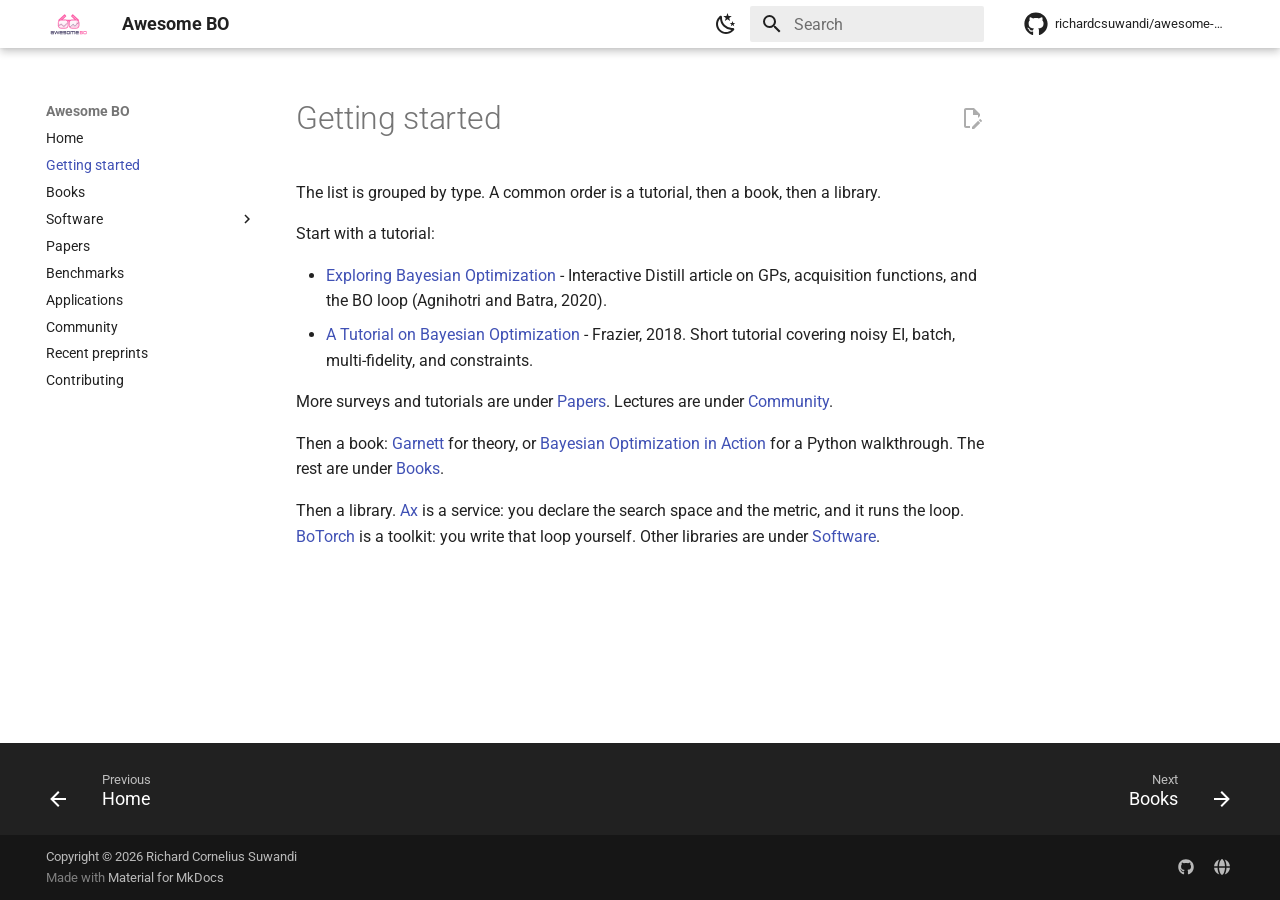
<file: getting-started/index.html>
<!doctype html>
<html lang="en" class="no-js">
  <head>
    
      <meta charset="utf-8">
      <meta name="viewport" content="width=device-width,initial-scale=1">
      
        <meta name="description" content="Bayesian optimization of expensive black-box functions.">
      
      
      
        <link rel="canonical" href="https://richardcsuwandi.github.io/awesome-bo/getting-started/">
      
      
        <link rel="prev" href="..">
      
      
        <link rel="next" href="../books/">
      
      
        
      
      
      <link rel="icon" href="../assets/logo.svg">
      <meta name="generator" content="mkdocs-1.6.1, mkdocs-material-9.8.1">
    
    
      
        <title>Getting started - Awesome BO</title>
      
    
    
      <link rel="stylesheet" href="../assets/stylesheets/main.57a0d79d.min.css">
      
        
        <link rel="stylesheet" href="../assets/stylesheets/palette.fb2fffe2.min.css">
      
      


    
    
      
    
    
      
        
        
        <link rel="preconnect" href="https://fonts.gstatic.com" crossorigin>
        <link rel="stylesheet" href="https://fonts.googleapis.com/css?family=Roboto:300,300i,400,400i,700,700i%7CRoboto+Mono:400,400i,700,700i&display=fallback">
        <style>:root{--md-text-font:"Roboto";--md-code-font:"Roboto Mono"}</style>
      
    
    
      <link rel="stylesheet" href="../stylesheets/extra.css">
    
    <script>__md_scope=new URL("..",location),__md_hash=e=>[...e].reduce(((e,_)=>(e<<5)-e+_.charCodeAt(0)),0),__md_get=(e,_=localStorage,t=__md_scope)=>JSON.parse(_.getItem(t.pathname+"."+e)),__md_set=(e,_,t=localStorage,a=__md_scope)=>{try{t.setItem(a.pathname+"."+e,JSON.stringify(_))}catch(e){}}</script>
    
      

    
    
  </head>
  
  
    
    
      
    
    
    
    
    <body dir="ltr" data-md-color-scheme="default" data-md-color-primary="white" data-md-color-accent="deep-orange">
  
    
    <input class="md-toggle" data-md-toggle="drawer" type="checkbox" id="__drawer" autocomplete="off">
    <input class="md-toggle" data-md-toggle="search" type="checkbox" id="__search" autocomplete="off">
    <label class="md-overlay" for="__drawer"></label>
    <div data-md-component="skip">
      
        
        <a href="#getting-started" class="md-skip">
          Skip to content
        </a>
      
    </div>
    <div data-md-component="announce">
      
    </div>
    
    
      

  

<header class="md-header md-header--shadow" data-md-component="header">
  <nav class="md-header__inner md-grid" aria-label="Header">
    <a href=".." title="Awesome BO" class="md-header__button md-logo" aria-label="Awesome BO" data-md-component="logo">
      
  <img src="../assets/logo.svg" alt="logo">

    </a>
    <label class="md-header__button md-icon" for="__drawer">
      
      <svg xmlns="http://www.w3.org/2000/svg" viewBox="0 0 24 24"><path d="M3 6h18v2H3zm0 5h18v2H3zm0 5h18v2H3z"/></svg>
    </label>
    <div class="md-header__title" data-md-component="header-title">
      <div class="md-header__ellipsis">
        <div class="md-header__topic">
          <span class="md-ellipsis">
            Awesome BO
          </span>
        </div>
        <div class="md-header__topic" data-md-component="header-topic">
          <span class="md-ellipsis">
            
              Getting started
            
          </span>
        </div>
      </div>
    </div>
    
      
        <form class="md-header__option" data-md-component="palette">
  
    
    
    
    <input class="md-option" data-md-color-media="(prefers-color-scheme: light)" data-md-color-scheme="default" data-md-color-primary="white" data-md-color-accent="deep-orange"  aria-label="Switch to dark mode"  type="radio" name="__palette" id="__palette_0">
    
      <label class="md-header__button md-icon" title="Switch to dark mode" for="__palette_1" hidden>
        <svg xmlns="http://www.w3.org/2000/svg" viewBox="0 0 24 24"><path d="m17.75 4.09-2.53 1.94.91 3.06-2.63-1.81-2.63 1.81.91-3.06-2.53-1.94L12.44 4l1.06-3 1.06 3zm3.5 6.91-1.64 1.25.59 1.98-1.7-1.17-1.7 1.17.59-1.98L15.75 11l2.06-.05L18.5 9l.69 1.95zm-2.28 4.95c.83-.08 1.72 1.1 1.19 1.85-.32.45-.66.87-1.08 1.27C15.17 23 8.84 23 4.94 19.07c-3.91-3.9-3.91-10.24 0-14.14.4-.4.82-.76 1.27-1.08.75-.53 1.93.36 1.85 1.19-.27 2.86.69 5.83 2.89 8.02a9.96 9.96 0 0 0 8.02 2.89m-1.64 2.02a12.08 12.08 0 0 1-7.8-3.47c-2.17-2.19-3.33-5-3.49-7.82-2.81 3.14-2.7 7.96.31 10.98 3.02 3.01 7.84 3.12 10.98.31"/></svg>
      </label>
    
  
    
    
    
    <input class="md-option" data-md-color-media="(prefers-color-scheme: dark)" data-md-color-scheme="slate" data-md-color-primary="black" data-md-color-accent="deep-orange"  aria-label="Switch to light mode"  type="radio" name="__palette" id="__palette_1">
    
      <label class="md-header__button md-icon" title="Switch to light mode" for="__palette_0" hidden>
        <svg xmlns="http://www.w3.org/2000/svg" viewBox="0 0 24 24"><path d="M12 7a5 5 0 0 1 5 5 5 5 0 0 1-5 5 5 5 0 0 1-5-5 5 5 0 0 1 5-5m0 2a3 3 0 0 0-3 3 3 3 0 0 0 3 3 3 3 0 0 0 3-3 3 3 0 0 0-3-3m0-7 2.39 3.42C13.65 5.15 12.84 5 12 5s-1.65.15-2.39.42zM3.34 7l4.16-.35A7.2 7.2 0 0 0 5.94 8.5c-.44.74-.69 1.5-.83 2.29zm.02 10 1.76-3.77a7.131 7.131 0 0 0 2.38 4.14zM20.65 7l-1.77 3.79a7.02 7.02 0 0 0-2.38-4.15zm-.01 10-4.14.36c.59-.51 1.12-1.14 1.54-1.86.42-.73.69-1.5.83-2.29zM12 22l-2.41-3.44c.74.27 1.55.44 2.41.44.82 0 1.63-.17 2.37-.44z"/></svg>
      </label>
    
  
</form>
      
    
    
      <script>var palette=__md_get("__palette");if(palette&&palette.color){if("(prefers-color-scheme)"===palette.color.media){var media=matchMedia("(prefers-color-scheme: light)"),input=document.querySelector(media.matches?"[data-md-color-media='(prefers-color-scheme: light)']":"[data-md-color-media='(prefers-color-scheme: dark)']");palette.color.media=input.getAttribute("data-md-color-media"),palette.color.scheme=input.getAttribute("data-md-color-scheme"),palette.color.primary=input.getAttribute("data-md-color-primary"),palette.color.accent=input.getAttribute("data-md-color-accent")}for(var[key,value]of Object.entries(palette.color))document.body.setAttribute("data-md-color-"+key,value)}</script>
    
    
    
      
      
        <label class="md-header__button md-icon" for="__search">
          
          <svg xmlns="http://www.w3.org/2000/svg" viewBox="0 0 24 24"><path d="M9.5 3A6.5 6.5 0 0 1 16 9.5c0 1.61-.59 3.09-1.56 4.23l.27.27h.79l5 5-1.5 1.5-5-5v-.79l-.27-.27A6.52 6.52 0 0 1 9.5 16 6.5 6.5 0 0 1 3 9.5 6.5 6.5 0 0 1 9.5 3m0 2C7 5 5 7 5 9.5S7 14 9.5 14 14 12 14 9.5 12 5 9.5 5"/></svg>
        </label>
        <div class="md-search" data-md-component="search" role="dialog">
  <label class="md-search__overlay" for="__search"></label>
  <div class="md-search__inner" role="search">
    <form class="md-search__form" name="search">
      <input type="text" class="md-search__input" name="query" aria-label="Search" placeholder="Search" autocapitalize="off" autocorrect="off" autocomplete="off" spellcheck="false" data-md-component="search-query" required>
      <label class="md-search__icon md-icon" for="__search">
        
        <svg xmlns="http://www.w3.org/2000/svg" viewBox="0 0 24 24"><path d="M9.5 3A6.5 6.5 0 0 1 16 9.5c0 1.61-.59 3.09-1.56 4.23l.27.27h.79l5 5-1.5 1.5-5-5v-.79l-.27-.27A6.52 6.52 0 0 1 9.5 16 6.5 6.5 0 0 1 3 9.5 6.5 6.5 0 0 1 9.5 3m0 2C7 5 5 7 5 9.5S7 14 9.5 14 14 12 14 9.5 12 5 9.5 5"/></svg>
        
        <svg xmlns="http://www.w3.org/2000/svg" viewBox="0 0 24 24"><path d="M20 11v2H8l5.5 5.5-1.42 1.42L4.16 12l7.92-7.92L13.5 5.5 8 11z"/></svg>
      </label>
      <nav class="md-search__options" aria-label="Search">
        
        <button type="reset" class="md-search__icon md-icon" title="Clear" aria-label="Clear" tabindex="-1">
          
          <svg xmlns="http://www.w3.org/2000/svg" viewBox="0 0 24 24"><path d="M19 6.41 17.59 5 12 10.59 6.41 5 5 6.41 10.59 12 5 17.59 6.41 19 12 13.41 17.59 19 19 17.59 13.41 12z"/></svg>
        </button>
      </nav>
      
        <div class="md-search__suggest" data-md-component="search-suggest"></div>
      
    </form>
    <div class="md-search__output">
      <div class="md-search__scrollwrap" tabindex="0" data-md-scrollfix>
        <div class="md-search-result" data-md-component="search-result">
          <div class="md-search-result__meta">
            Initializing search
          </div>
          <ol class="md-search-result__list" role="presentation"></ol>
        </div>
      </div>
    </div>
  </div>
</div>
      
    
    
      <div class="md-header__source">
        <a href="https://github.com/richardcsuwandi/awesome-bo" title="Go to repository" class="md-source" data-md-component="source">
  <div class="md-source__icon md-icon">
    
    <svg xmlns="http://www.w3.org/2000/svg" viewBox="0 0 512 512"><!--! Font Awesome Free 7.1.0 by @fontawesome - https://fontawesome.com License - https://fontawesome.com/license/free (Icons: CC BY 4.0, Fonts: SIL OFL 1.1, Code: MIT License) Copyright 2025 Fonticons, Inc.--><path d="M173.9 397.4c0 2-2.3 3.6-5.2 3.6-3.3.3-5.6-1.3-5.6-3.6 0-2 2.3-3.6 5.2-3.6 3-.3 5.6 1.3 5.6 3.6m-31.1-4.5c-.7 2 1.3 4.3 4.3 4.9 2.6 1 5.6 0 6.2-2s-1.3-4.3-4.3-5.2c-2.6-.7-5.5.3-6.2 2.3m44.2-1.7c-2.9.7-4.9 2.6-4.6 4.9.3 2 2.9 3.3 5.9 2.6 2.9-.7 4.9-2.6 4.6-4.6-.3-1.9-3-3.2-5.9-2.9M252.8 8C114.1 8 8 113.3 8 252c0 110.9 69.8 205.8 169.5 239.2 12.8 2.3 17.3-5.6 17.3-12.1 0-6.2-.3-40.4-.3-61.4 0 0-70 15-84.7-29.8 0 0-11.4-29.1-27.8-36.6 0 0-22.9-15.7 1.6-15.4 0 0 24.9 2 38.6 25.8 21.9 38.6 58.6 27.5 72.9 20.9 2.3-16 8.8-27.1 16-33.7-55.9-6.2-112.3-14.3-112.3-110.5 0-27.5 7.6-41.3 23.6-58.9-2.6-6.5-11.1-33.3 2.6-67.9 20.9-6.5 69 27 69 27 20-5.6 41.5-8.5 62.8-8.5s42.8 2.9 62.8 8.5c0 0 48.1-33.6 69-27 13.7 34.7 5.2 61.4 2.6 67.9 16 17.7 25.8 31.5 25.8 58.9 0 96.5-58.9 104.2-114.8 110.5 9.2 7.9 17 22.9 17 46.4 0 33.7-.3 75.4-.3 83.6 0 6.5 4.6 14.4 17.3 12.1C436.2 457.8 504 362.9 504 252 504 113.3 391.5 8 252.8 8M105.2 352.9c-1.3 1-1 3.3.7 5.2 1.6 1.6 3.9 2.3 5.2 1 1.3-1 1-3.3-.7-5.2-1.6-1.6-3.9-2.3-5.2-1m-10.8-8.1c-.7 1.3.3 2.9 2.3 3.9 1.6 1 3.6.7 4.3-.7.7-1.3-.3-2.9-2.3-3.9-2-.6-3.6-.3-4.3.7m32.4 35.6c-1.6 1.3-1 4.3 1.3 6.2 2.3 2.3 5.2 2.6 6.5 1 1.3-1.3.7-4.3-1.3-6.2-2.2-2.3-5.2-2.6-6.5-1m-11.4-14.7c-1.6 1-1.6 3.6 0 5.9s4.3 3.3 5.6 2.3c1.6-1.3 1.6-3.9 0-6.2-1.4-2.3-4-3.3-5.6-2"/></svg>
  </div>
  <div class="md-source__repository">
    richardcsuwandi/awesome-bo
  </div>
</a>
      </div>
    
  </nav>
  
</header>
    
    <div class="md-container" data-md-component="container">
      
      
        
          
        
      
      <main class="md-main" data-md-component="main">
        <div class="md-main__inner md-grid">
          
            
              
              <div class="md-sidebar md-sidebar--primary" data-md-component="sidebar" data-md-type="navigation" >
                <div class="md-sidebar__scrollwrap">
                  <div class="md-sidebar__inner">
                    



<nav class="md-nav md-nav--primary" aria-label="Navigation" data-md-level="0">
  <label class="md-nav__title" for="__drawer">
    <a href=".." title="Awesome BO" class="md-nav__button md-logo" aria-label="Awesome BO" data-md-component="logo">
      
  <img src="../assets/logo.svg" alt="logo">

    </a>
    Awesome BO
  </label>
  
    <div class="md-nav__source">
      <a href="https://github.com/richardcsuwandi/awesome-bo" title="Go to repository" class="md-source" data-md-component="source">
  <div class="md-source__icon md-icon">
    
    <svg xmlns="http://www.w3.org/2000/svg" viewBox="0 0 512 512"><!--! Font Awesome Free 7.1.0 by @fontawesome - https://fontawesome.com License - https://fontawesome.com/license/free (Icons: CC BY 4.0, Fonts: SIL OFL 1.1, Code: MIT License) Copyright 2025 Fonticons, Inc.--><path d="M173.9 397.4c0 2-2.3 3.6-5.2 3.6-3.3.3-5.6-1.3-5.6-3.6 0-2 2.3-3.6 5.2-3.6 3-.3 5.6 1.3 5.6 3.6m-31.1-4.5c-.7 2 1.3 4.3 4.3 4.9 2.6 1 5.6 0 6.2-2s-1.3-4.3-4.3-5.2c-2.6-.7-5.5.3-6.2 2.3m44.2-1.7c-2.9.7-4.9 2.6-4.6 4.9.3 2 2.9 3.3 5.9 2.6 2.9-.7 4.9-2.6 4.6-4.6-.3-1.9-3-3.2-5.9-2.9M252.8 8C114.1 8 8 113.3 8 252c0 110.9 69.8 205.8 169.5 239.2 12.8 2.3 17.3-5.6 17.3-12.1 0-6.2-.3-40.4-.3-61.4 0 0-70 15-84.7-29.8 0 0-11.4-29.1-27.8-36.6 0 0-22.9-15.7 1.6-15.4 0 0 24.9 2 38.6 25.8 21.9 38.6 58.6 27.5 72.9 20.9 2.3-16 8.8-27.1 16-33.7-55.9-6.2-112.3-14.3-112.3-110.5 0-27.5 7.6-41.3 23.6-58.9-2.6-6.5-11.1-33.3 2.6-67.9 20.9-6.5 69 27 69 27 20-5.6 41.5-8.5 62.8-8.5s42.8 2.9 62.8 8.5c0 0 48.1-33.6 69-27 13.7 34.7 5.2 61.4 2.6 67.9 16 17.7 25.8 31.5 25.8 58.9 0 96.5-58.9 104.2-114.8 110.5 9.2 7.9 17 22.9 17 46.4 0 33.7-.3 75.4-.3 83.6 0 6.5 4.6 14.4 17.3 12.1C436.2 457.8 504 362.9 504 252 504 113.3 391.5 8 252.8 8M105.2 352.9c-1.3 1-1 3.3.7 5.2 1.6 1.6 3.9 2.3 5.2 1 1.3-1 1-3.3-.7-5.2-1.6-1.6-3.9-2.3-5.2-1m-10.8-8.1c-.7 1.3.3 2.9 2.3 3.9 1.6 1 3.6.7 4.3-.7.7-1.3-.3-2.9-2.3-3.9-2-.6-3.6-.3-4.3.7m32.4 35.6c-1.6 1.3-1 4.3 1.3 6.2 2.3 2.3 5.2 2.6 6.5 1 1.3-1.3.7-4.3-1.3-6.2-2.2-2.3-5.2-2.6-6.5-1m-11.4-14.7c-1.6 1-1.6 3.6 0 5.9s4.3 3.3 5.6 2.3c1.6-1.3 1.6-3.9 0-6.2-1.4-2.3-4-3.3-5.6-2"/></svg>
  </div>
  <div class="md-source__repository">
    richardcsuwandi/awesome-bo
  </div>
</a>
    </div>
  
  <ul class="md-nav__list" data-md-scrollfix>
    
      
      
  
  
  
  
    <li class="md-nav__item">
      <a href=".." class="md-nav__link">
        
  
  
  <span class="md-ellipsis">
    
  
    Home
  

    
  </span>
  
  

      </a>
    </li>
  

    
      
      
  
  
    
  
  
  
    <li class="md-nav__item md-nav__item--active">
      
      <input class="md-nav__toggle md-toggle" type="checkbox" id="__toc">
      
      
        
      
      
      <a href="./" class="md-nav__link md-nav__link--active">
        
  
  
  <span class="md-ellipsis">
    
  
    Getting started
  

    
  </span>
  
  

      </a>
      
    </li>
  

    
      
      
  
  
  
  
    <li class="md-nav__item">
      <a href="../books/" class="md-nav__link">
        
  
  
  <span class="md-ellipsis">
    
  
    Books
  

    
  </span>
  
  

      </a>
    </li>
  

    
      
      
  
  
  
  
    
    
      
        
      
        
      
    
    
    
    
    <li class="md-nav__item md-nav__item--nested">
      
        
        
        <input class="md-nav__toggle md-toggle " type="checkbox" id="__nav_4" >
        
          
          <label class="md-nav__link" for="__nav_4" id="__nav_4_label" tabindex="0">
            
  
  
  <span class="md-ellipsis">
    
  
    Software
  

    
  </span>
  
  

            <span class="md-nav__icon md-icon"></span>
          </label>
        
        <nav class="md-nav" data-md-level="1" aria-labelledby="__nav_4_label" aria-expanded="false">
          <label class="md-nav__title" for="__nav_4">
            <span class="md-nav__icon md-icon"></span>
            
  
    Software
  

          </label>
          <ul class="md-nav__list" data-md-scrollfix>
            
              
                
  
  
  
  
    <li class="md-nav__item">
      <a href="../software/" class="md-nav__link">
        
  
  
  <span class="md-ellipsis">
    
  
    Active libraries
  

    
  </span>
  
  

      </a>
    </li>
  

              
            
              
                
  
  
  
  
    <li class="md-nav__item">
      <a href="../unmaintained/" class="md-nav__link">
        
  
  
  <span class="md-ellipsis">
    
  
    Unmaintained
  

    
  </span>
  
  

      </a>
    </li>
  

              
            
          </ul>
        </nav>
      
    </li>
  

    
      
      
  
  
  
  
    <li class="md-nav__item">
      <a href="../papers/" class="md-nav__link">
        
  
  
  <span class="md-ellipsis">
    
  
    Papers
  

    
  </span>
  
  

      </a>
    </li>
  

    
      
      
  
  
  
  
    <li class="md-nav__item">
      <a href="../benchmarks/" class="md-nav__link">
        
  
  
  <span class="md-ellipsis">
    
  
    Benchmarks
  

    
  </span>
  
  

      </a>
    </li>
  

    
      
      
  
  
  
  
    <li class="md-nav__item">
      <a href="../applications/" class="md-nav__link">
        
  
  
  <span class="md-ellipsis">
    
  
    Applications
  

    
  </span>
  
  

      </a>
    </li>
  

    
      
      
  
  
  
  
    <li class="md-nav__item">
      <a href="../community/" class="md-nav__link">
        
  
  
  <span class="md-ellipsis">
    
  
    Community
  

    
  </span>
  
  

      </a>
    </li>
  

    
      
      
  
  
  
  
    <li class="md-nav__item">
      <a href="../preprints/" class="md-nav__link">
        
  
  
  <span class="md-ellipsis">
    
  
    Recent preprints
  

    
  </span>
  
  

      </a>
    </li>
  

    
      
      
  
  
  
  
    <li class="md-nav__item">
      <a href="../contributing/" class="md-nav__link">
        
  
  
  <span class="md-ellipsis">
    
  
    Contributing
  

    
  </span>
  
  

      </a>
    </li>
  

    
  </ul>
</nav>
                  </div>
                </div>
              </div>
            
            
              
              <div class="md-sidebar md-sidebar--secondary" data-md-component="sidebar" data-md-type="toc" >
                <div class="md-sidebar__scrollwrap">
                  <div class="md-sidebar__inner">
                    

<nav class="md-nav md-nav--secondary" aria-label="Table of contents">
  
  
  
    
  
  
</nav>
                  </div>
                </div>
              </div>
            
          
          
            <div class="md-content" data-md-component="content">
              
              <article class="md-content__inner md-typeset">
                
                  


  
    <a href="https://github.com/richardcsuwandi/awesome-bo/edit/main/docs/getting-started.md" title="Edit this page" class="md-content__button md-icon" rel="edit">
      
      <svg xmlns="http://www.w3.org/2000/svg" viewBox="0 0 24 24"><path d="M10 20H6V4h7v5h5v3.1l2-2V8l-6-6H6c-1.1 0-2 .9-2 2v16c0 1.1.9 2 2 2h4zm10.2-7c.1 0 .3.1.4.2l1.3 1.3c.2.2.2.6 0 .8l-1 1-2.1-2.1 1-1c.1-.1.2-.2.4-.2m0 3.9L14.1 23H12v-2.1l6.1-6.1z"/></svg>
    </a>
  
  


<h1 id="getting-started">Getting started<a class="headerlink" href="#getting-started" title="Permanent link">&para;</a></h1>
<p>The list is grouped by type. A common order is a tutorial, then a book, then a library.</p>
<p>Start with a tutorial:</p>
<ul>
<li><a href="https://distill.pub/2020/bayesian-optimization/">Exploring Bayesian Optimization</a> - Interactive Distill article on GPs, acquisition functions, and the BO loop (Agnihotri and Batra, 2020).</li>
<li><a href="https://arxiv.org/abs/1807.02811">A Tutorial on Bayesian Optimization</a> - Frazier, 2018. Short tutorial covering noisy EI, batch, multi-fidelity, and constraints.</li>
</ul>
<p>More surveys and tutorials are under <a href="../papers/#surveys-and-tutorials">Papers</a>. Lectures are under <a href="../community/">Community</a>.</p>
<p>Then a book: <a href="https://bayesoptbook.com/">Garnett</a> for theory, or <a href="https://www.manning.com/books/bayesian-optimization-in-action">Bayesian Optimization in Action</a> for a Python walkthrough. The rest are under <a href="../books/">Books</a>.</p>
<p>Then a library. <a href="https://ax.dev/">Ax</a> is a service: you declare the search space and the metric, and it runs the loop. <a href="https://botorch.org/">BoTorch</a> is a toolkit: you write that loop yourself. Other libraries are under <a href="../software/">Software</a>.</p>












                
              </article>
            </div>
          
          
  <script>var tabs=__md_get("__tabs");if(Array.isArray(tabs))e:for(var set of document.querySelectorAll(".tabbed-set")){var labels=set.querySelector(".tabbed-labels");for(var tab of tabs)for(var label of labels.getElementsByTagName("label"))if(label.innerText.trim()===tab){var input=document.getElementById(label.htmlFor);input.checked=!0;continue e}}</script>

<script>var target=document.getElementById(location.hash.slice(1));target&&target.name&&(target.checked=target.name.startsWith("__tabbed_"))</script>
        </div>
        
          <button type="button" class="md-top md-icon" data-md-component="top" hidden>
  
  <svg xmlns="http://www.w3.org/2000/svg" viewBox="0 0 24 24"><path d="M13 20h-2V8l-5.5 5.5-1.42-1.42L12 4.16l7.92 7.92-1.42 1.42L13 8z"/></svg>
  Back to top
</button>
        
      </main>
      
        <footer class="md-footer">
  
    
      
      <nav class="md-footer__inner md-grid" aria-label="Footer" >
        
          
          <a href=".." class="md-footer__link md-footer__link--prev" aria-label="Previous: Home">
            <div class="md-footer__button md-icon">
              
              <svg xmlns="http://www.w3.org/2000/svg" viewBox="0 0 24 24"><path d="M20 11v2H8l5.5 5.5-1.42 1.42L4.16 12l7.92-7.92L13.5 5.5 8 11z"/></svg>
            </div>
            <div class="md-footer__title">
              <span class="md-footer__direction">
                Previous
              </span>
              <div class="md-ellipsis">
                Home
              </div>
            </div>
          </a>
        
        
          
          <a href="../books/" class="md-footer__link md-footer__link--next" aria-label="Next: Books">
            <div class="md-footer__title">
              <span class="md-footer__direction">
                Next
              </span>
              <div class="md-ellipsis">
                Books
              </div>
            </div>
            <div class="md-footer__button md-icon">
              
              <svg xmlns="http://www.w3.org/2000/svg" viewBox="0 0 24 24"><path d="M4 11v2h12l-5.5 5.5 1.42 1.42L19.84 12l-7.92-7.92L10.5 5.5 16 11z"/></svg>
            </div>
          </a>
        
      </nav>
    
  
  <div class="md-footer-meta md-typeset">
    <div class="md-footer-meta__inner md-grid">
      <div class="md-copyright">
  
    <div class="md-copyright__highlight">
      Copyright &copy; 2026 Richard Cornelius Suwandi
    </div>
  
  
    Made with
    <a href="https://squidfunk.github.io/mkdocs-material/" target="_blank" rel="noopener">
      Material for MkDocs
    </a>
  
</div>
      
        
<div class="md-social">
  
    
    
    
    
      
      
    
    <a href="https://github.com/richardcsuwandi/awesome-bo" target="_blank" rel="noopener" title="github.com" class="md-social__link">
      <svg xmlns="http://www.w3.org/2000/svg" viewBox="0 0 512 512"><!--! Font Awesome Free 7.1.0 by @fontawesome - https://fontawesome.com License - https://fontawesome.com/license/free (Icons: CC BY 4.0, Fonts: SIL OFL 1.1, Code: MIT License) Copyright 2025 Fonticons, Inc.--><path d="M173.9 397.4c0 2-2.3 3.6-5.2 3.6-3.3.3-5.6-1.3-5.6-3.6 0-2 2.3-3.6 5.2-3.6 3-.3 5.6 1.3 5.6 3.6m-31.1-4.5c-.7 2 1.3 4.3 4.3 4.9 2.6 1 5.6 0 6.2-2s-1.3-4.3-4.3-5.2c-2.6-.7-5.5.3-6.2 2.3m44.2-1.7c-2.9.7-4.9 2.6-4.6 4.9.3 2 2.9 3.3 5.9 2.6 2.9-.7 4.9-2.6 4.6-4.6-.3-1.9-3-3.2-5.9-2.9M252.8 8C114.1 8 8 113.3 8 252c0 110.9 69.8 205.8 169.5 239.2 12.8 2.3 17.3-5.6 17.3-12.1 0-6.2-.3-40.4-.3-61.4 0 0-70 15-84.7-29.8 0 0-11.4-29.1-27.8-36.6 0 0-22.9-15.7 1.6-15.4 0 0 24.9 2 38.6 25.8 21.9 38.6 58.6 27.5 72.9 20.9 2.3-16 8.8-27.1 16-33.7-55.9-6.2-112.3-14.3-112.3-110.5 0-27.5 7.6-41.3 23.6-58.9-2.6-6.5-11.1-33.3 2.6-67.9 20.9-6.5 69 27 69 27 20-5.6 41.5-8.5 62.8-8.5s42.8 2.9 62.8 8.5c0 0 48.1-33.6 69-27 13.7 34.7 5.2 61.4 2.6 67.9 16 17.7 25.8 31.5 25.8 58.9 0 96.5-58.9 104.2-114.8 110.5 9.2 7.9 17 22.9 17 46.4 0 33.7-.3 75.4-.3 83.6 0 6.5 4.6 14.4 17.3 12.1C436.2 457.8 504 362.9 504 252 504 113.3 391.5 8 252.8 8M105.2 352.9c-1.3 1-1 3.3.7 5.2 1.6 1.6 3.9 2.3 5.2 1 1.3-1 1-3.3-.7-5.2-1.6-1.6-3.9-2.3-5.2-1m-10.8-8.1c-.7 1.3.3 2.9 2.3 3.9 1.6 1 3.6.7 4.3-.7.7-1.3-.3-2.9-2.3-3.9-2-.6-3.6-.3-4.3.7m32.4 35.6c-1.6 1.3-1 4.3 1.3 6.2 2.3 2.3 5.2 2.6 6.5 1 1.3-1.3.7-4.3-1.3-6.2-2.2-2.3-5.2-2.6-6.5-1m-11.4-14.7c-1.6 1-1.6 3.6 0 5.9s4.3 3.3 5.6 2.3c1.6-1.3 1.6-3.9 0-6.2-1.4-2.3-4-3.3-5.6-2"/></svg>
    </a>
  
    
    
    
    
      
      
    
    <a href="https://richardcsuwandi.github.io" target="_blank" rel="noopener" title="richardcsuwandi.github.io" class="md-social__link">
      <svg xmlns="http://www.w3.org/2000/svg" viewBox="0 0 512 512"><!--! Font Awesome Free 7.1.0 by @fontawesome - https://fontawesome.com License - https://fontawesome.com/license/free (Icons: CC BY 4.0, Fonts: SIL OFL 1.1, Code: MIT License) Copyright 2025 Fonticons, Inc.--><path d="M351.9 280H161c2.9 64.5 17.2 123.9 37.5 167.4 11.4 24.5 23.7 41.8 35.1 52.4 11.2 10.5 18.9 12.2 22.9 12.2s11.7-1.7 22.9-12.2c11.4-10.6 23.7-28 35.1-52.4 20.3-43.5 34.6-102.9 37.5-167.4zm-191-48h190.9c-2.8-64.5-17.1-123.9-37.4-167.4-11.4-24.4-23.7-41.8-35.1-52.4C268.1 1.7 260.4 0 256.4 0s-11.7 1.7-22.9 12.2c-11.4 10.6-23.7 28-35.1 52.4-20.3 43.5-34.6 102.9-37.5 167.4m-48 0c3.5-85.6 25.6-165.1 57.9-217.3C78.7 47.3 10.9 131.2 1.5 232zM1.5 280c9.4 100.8 77.2 184.7 169.3 217.3-32.3-52.2-54.4-131.7-57.9-217.3zm398.4 0c-3.5 85.6-25.6 165.1-57.9 217.3 92.1-32.7 159.9-116.5 169.3-217.3zm111.4-48C501.9 131.2 434.1 47.3 342 14.7c32.3 52.2 54.4 131.7 57.9 217.3z"/></svg>
    </a>
  
</div>
      
    </div>
  </div>
</footer>
      
    </div>
    <div class="md-dialog" data-md-component="dialog">
      <div class="md-dialog__inner md-typeset"></div>
    </div>
    
    
    
      
      
      <script id="__config" type="application/json">{"annotate": null, "base": "..", "features": ["navigation.indexes", "navigation.top", "navigation.footer", "search.suggest", "search.highlight", "content.code.copy", "content.tabs.link", "content.action.edit", "toc.follow"], "search": "../assets/javascripts/workers/search.a7633da7.min.js", "tags": null, "translations": {"clipboard.copied": "Copied to clipboard", "clipboard.copy": "Copy to clipboard", "search.result.more.one": "1 more on this page", "search.result.more.other": "# more on this page", "search.result.none": "No matching documents", "search.result.one": "1 matching document", "search.result.other": "# matching documents", "search.result.placeholder": "Type to start searching", "search.result.term.missing": "Missing", "select.version": "Select version"}, "version": null}</script>
    
    
      <script src="../assets/javascripts/bundle.a5f9d56c.min.js"></script>
      
    
  </body>
</html>
</file>
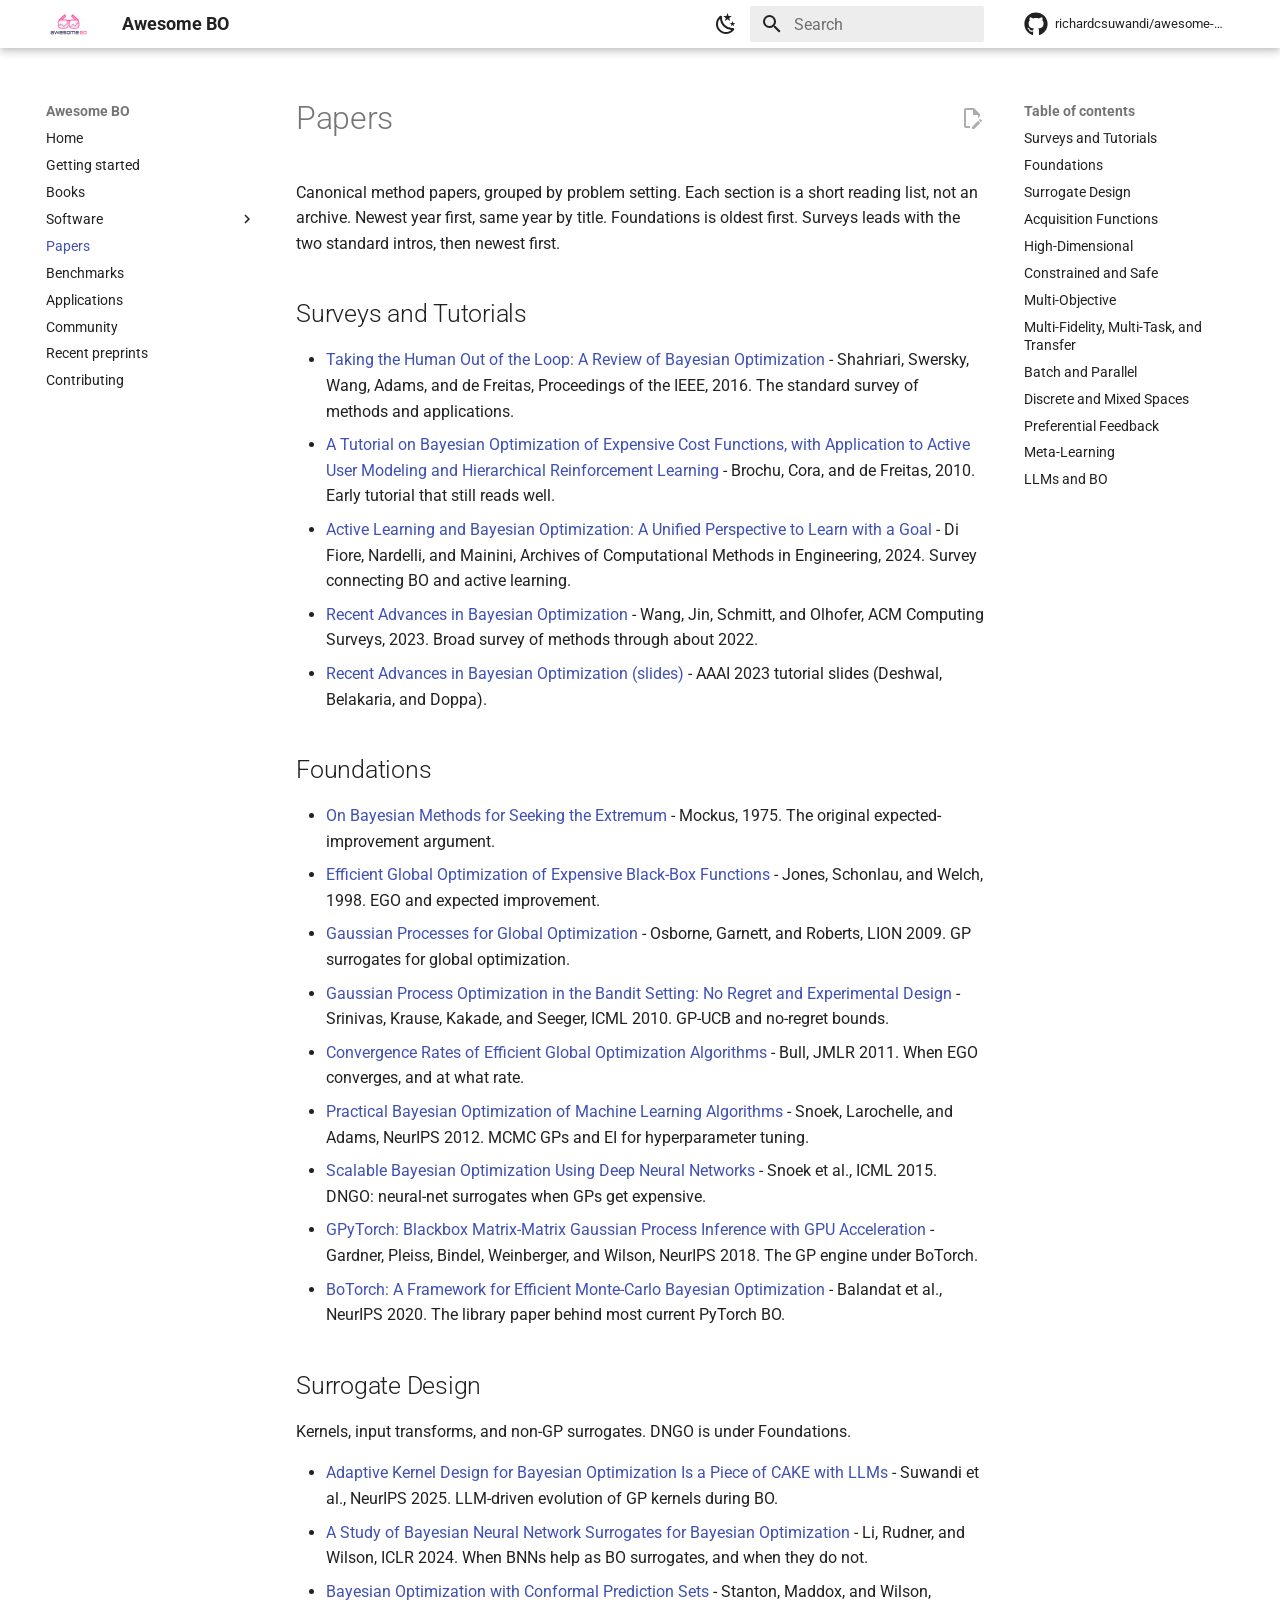
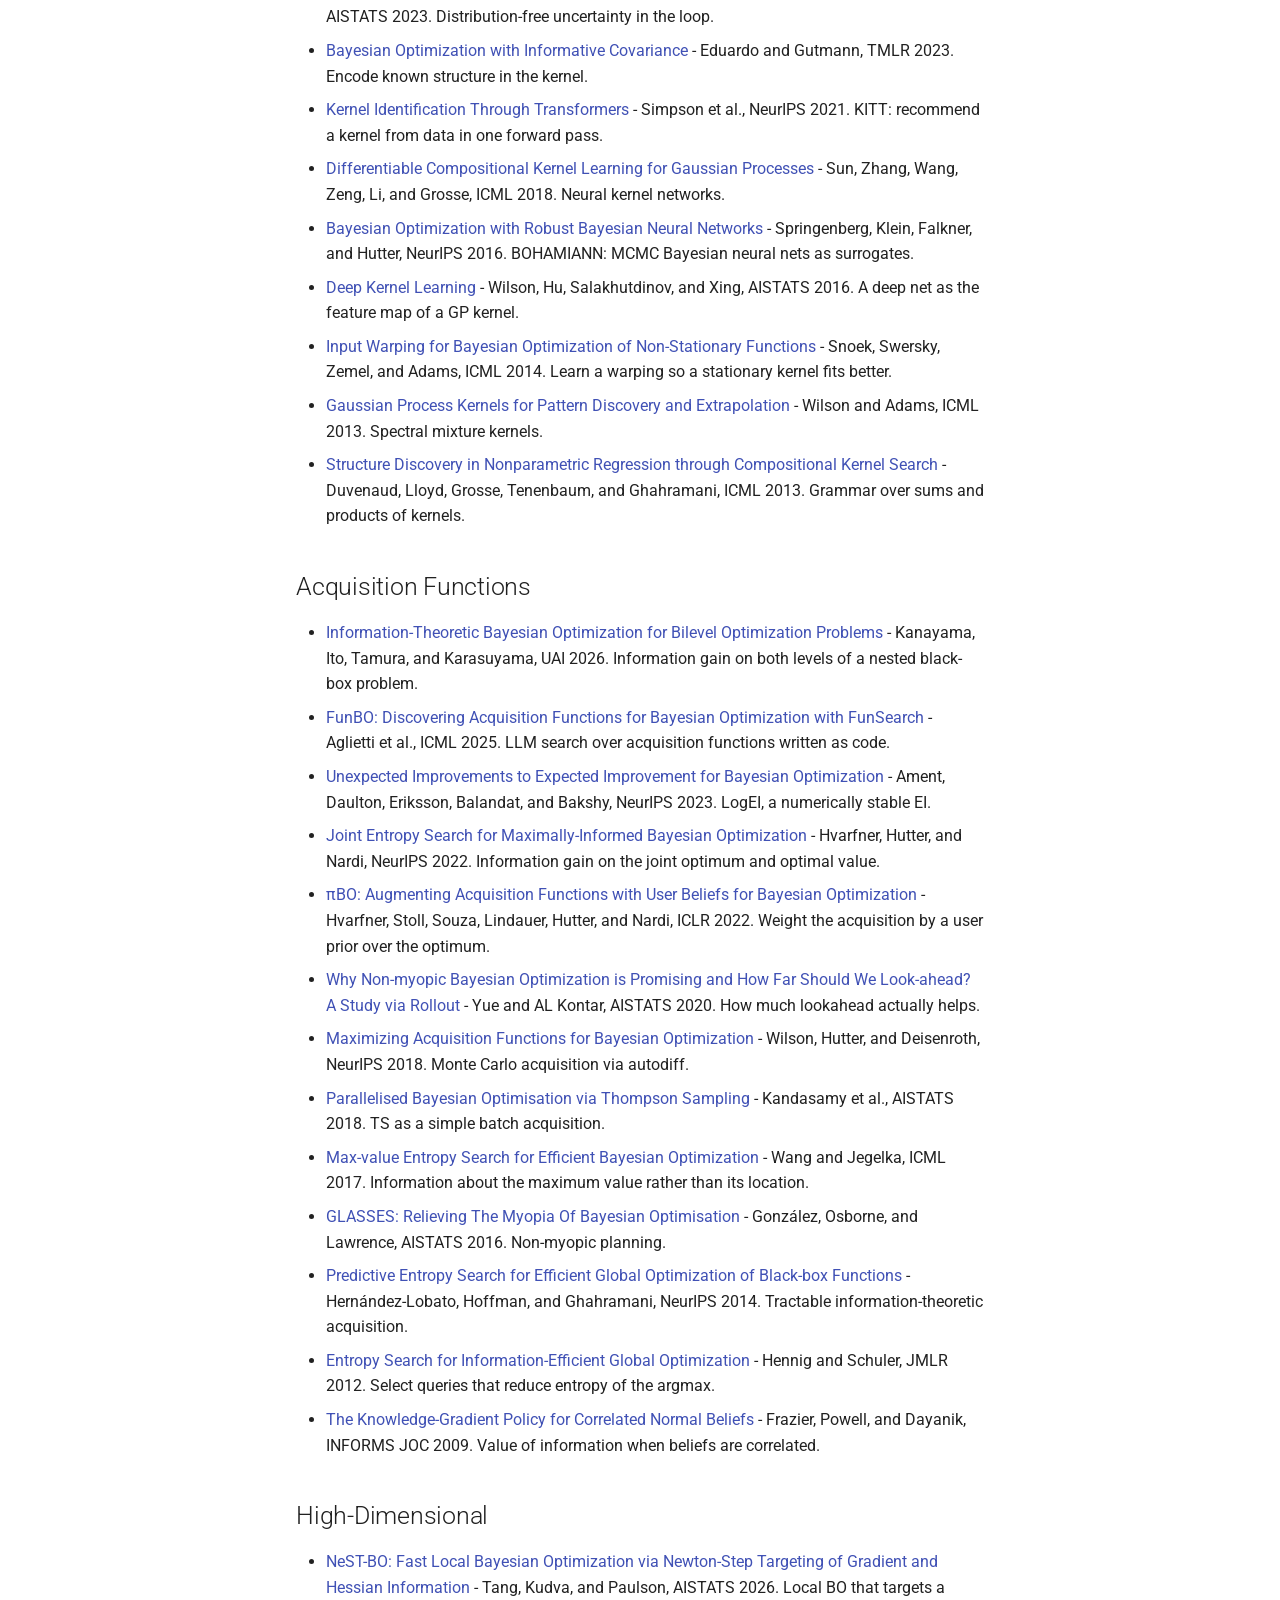
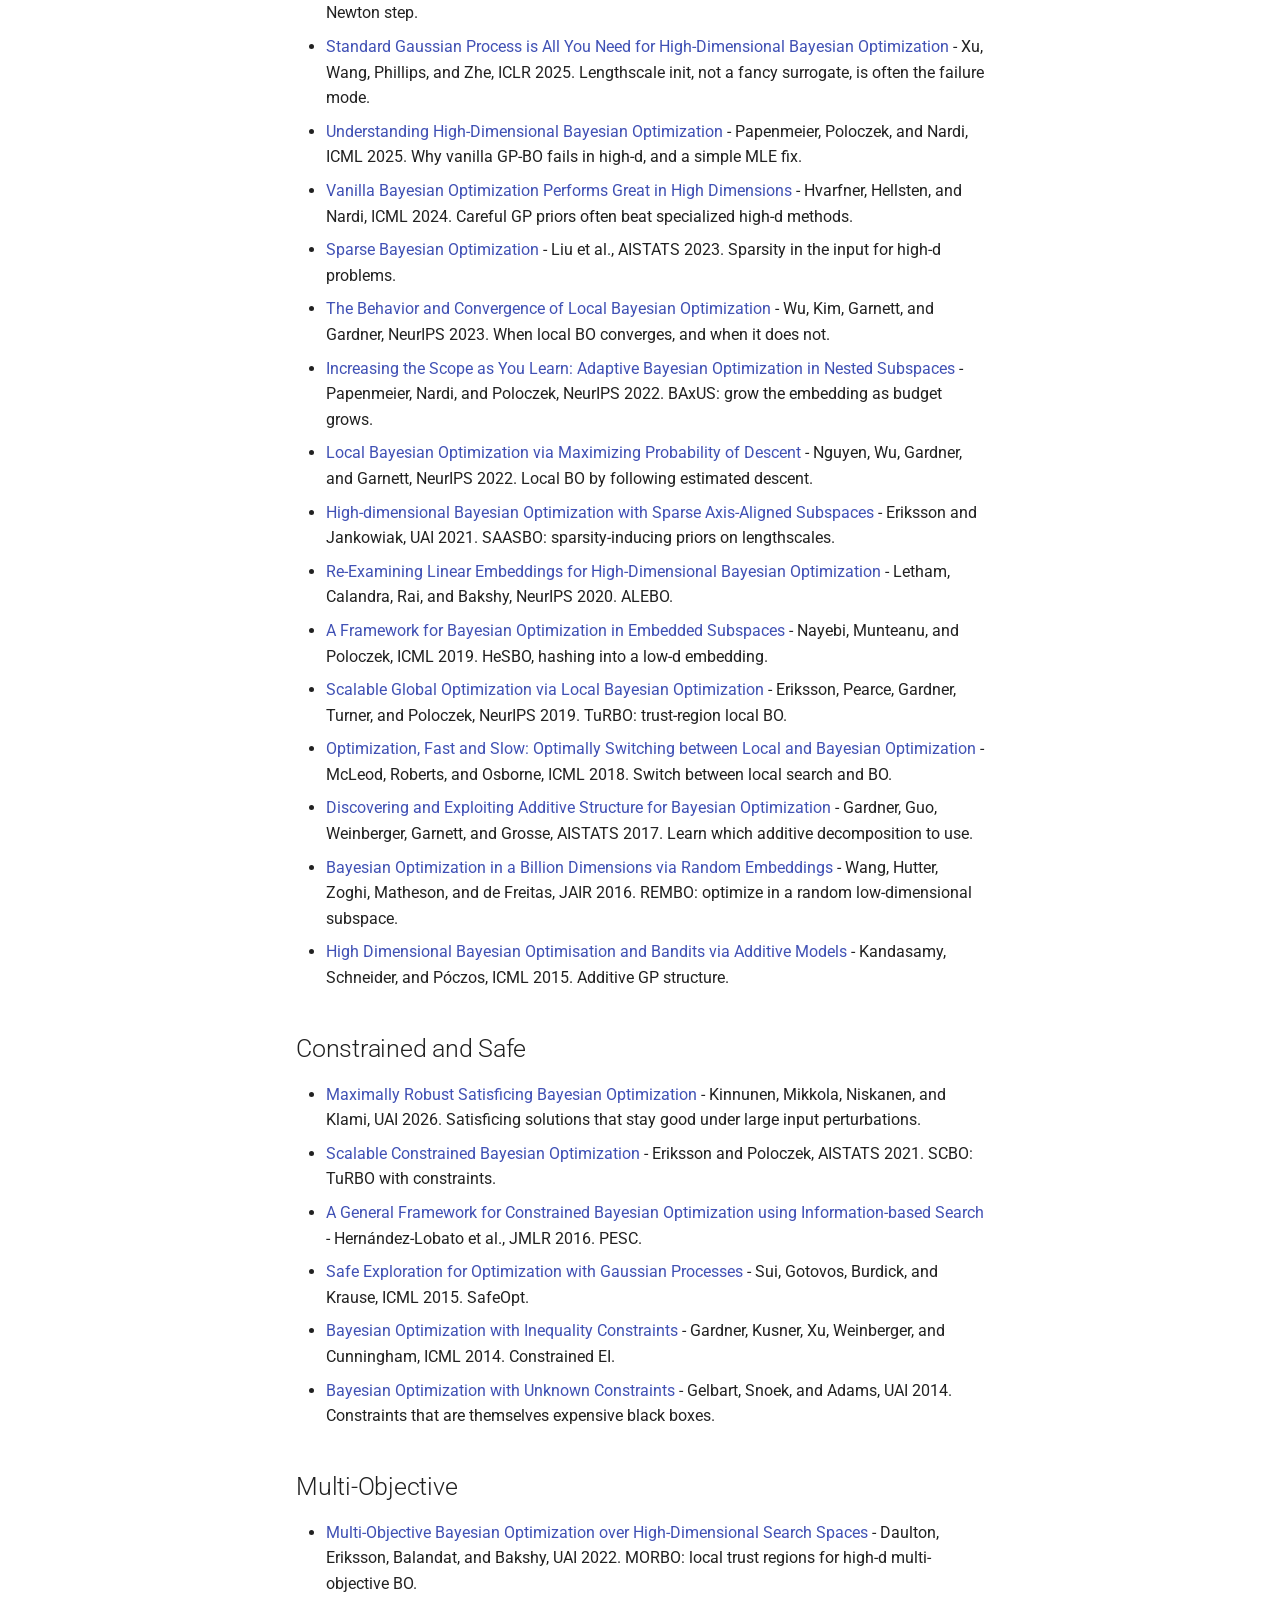
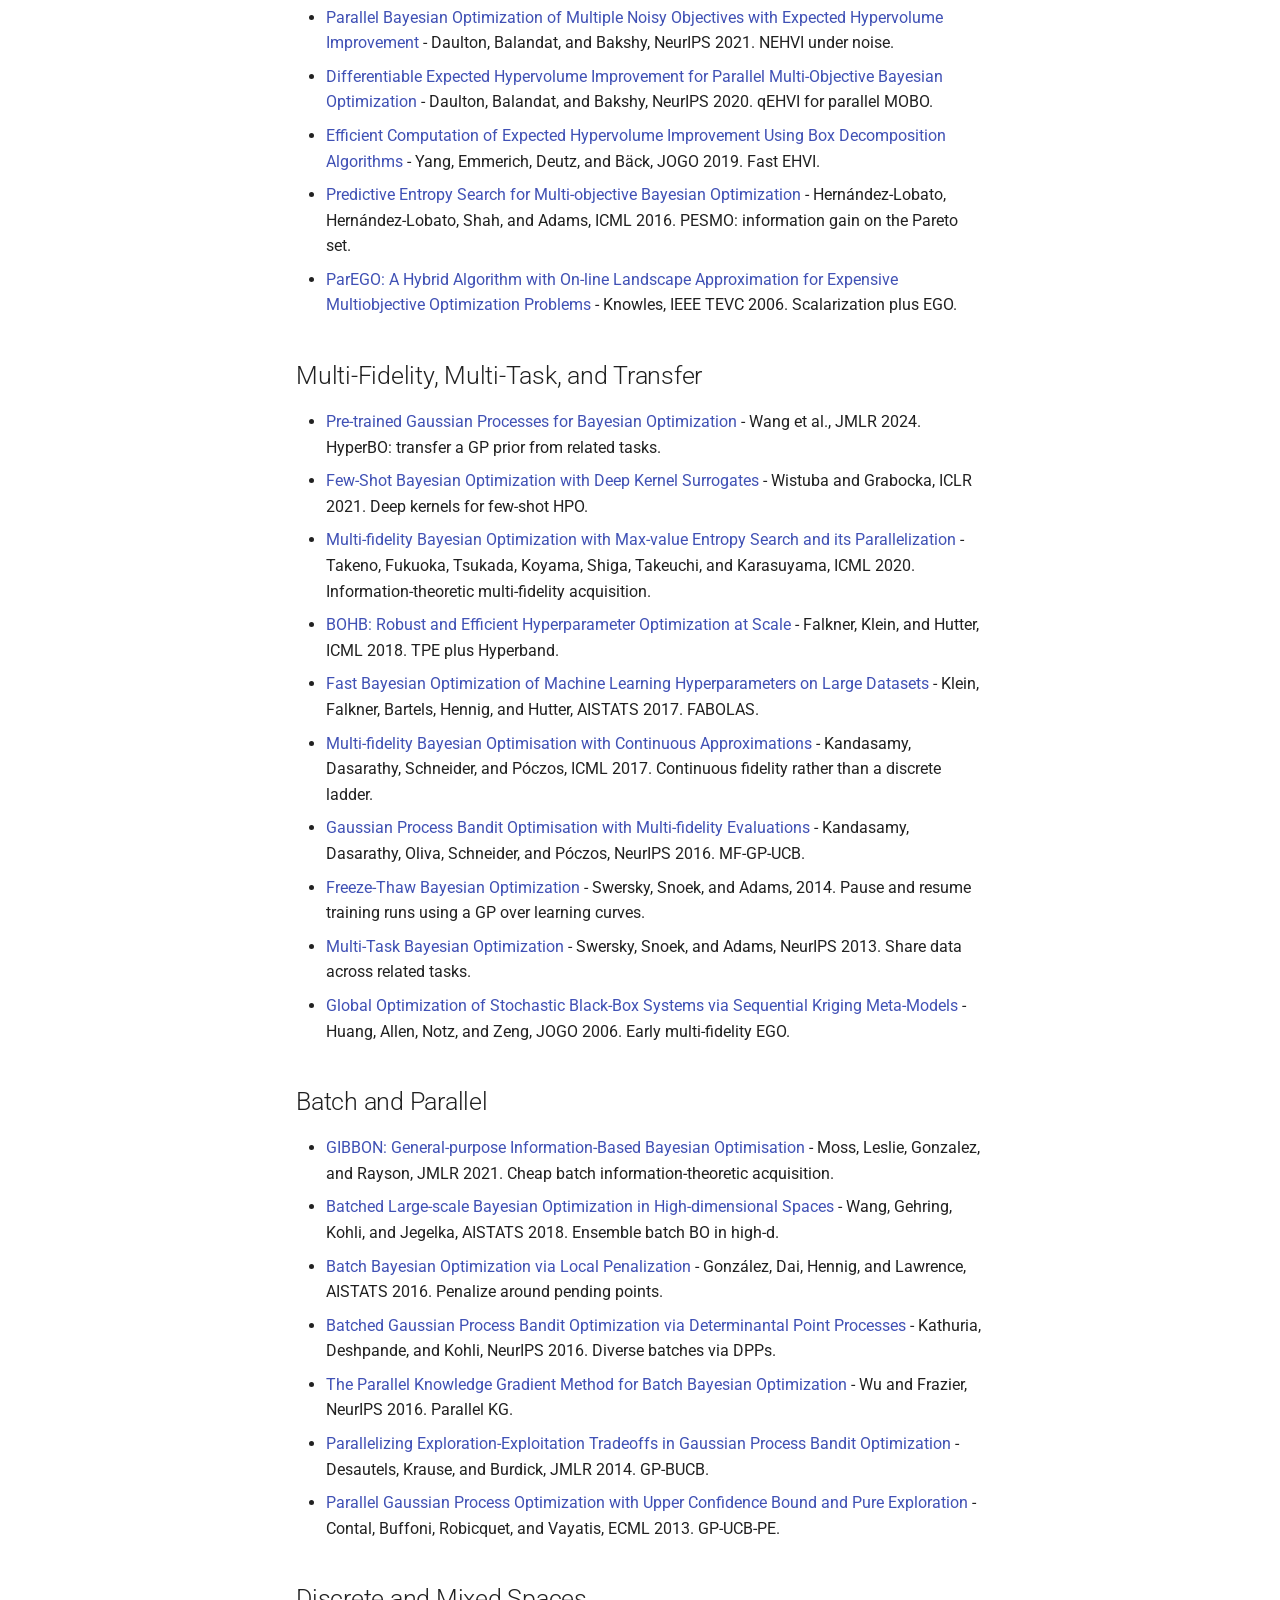
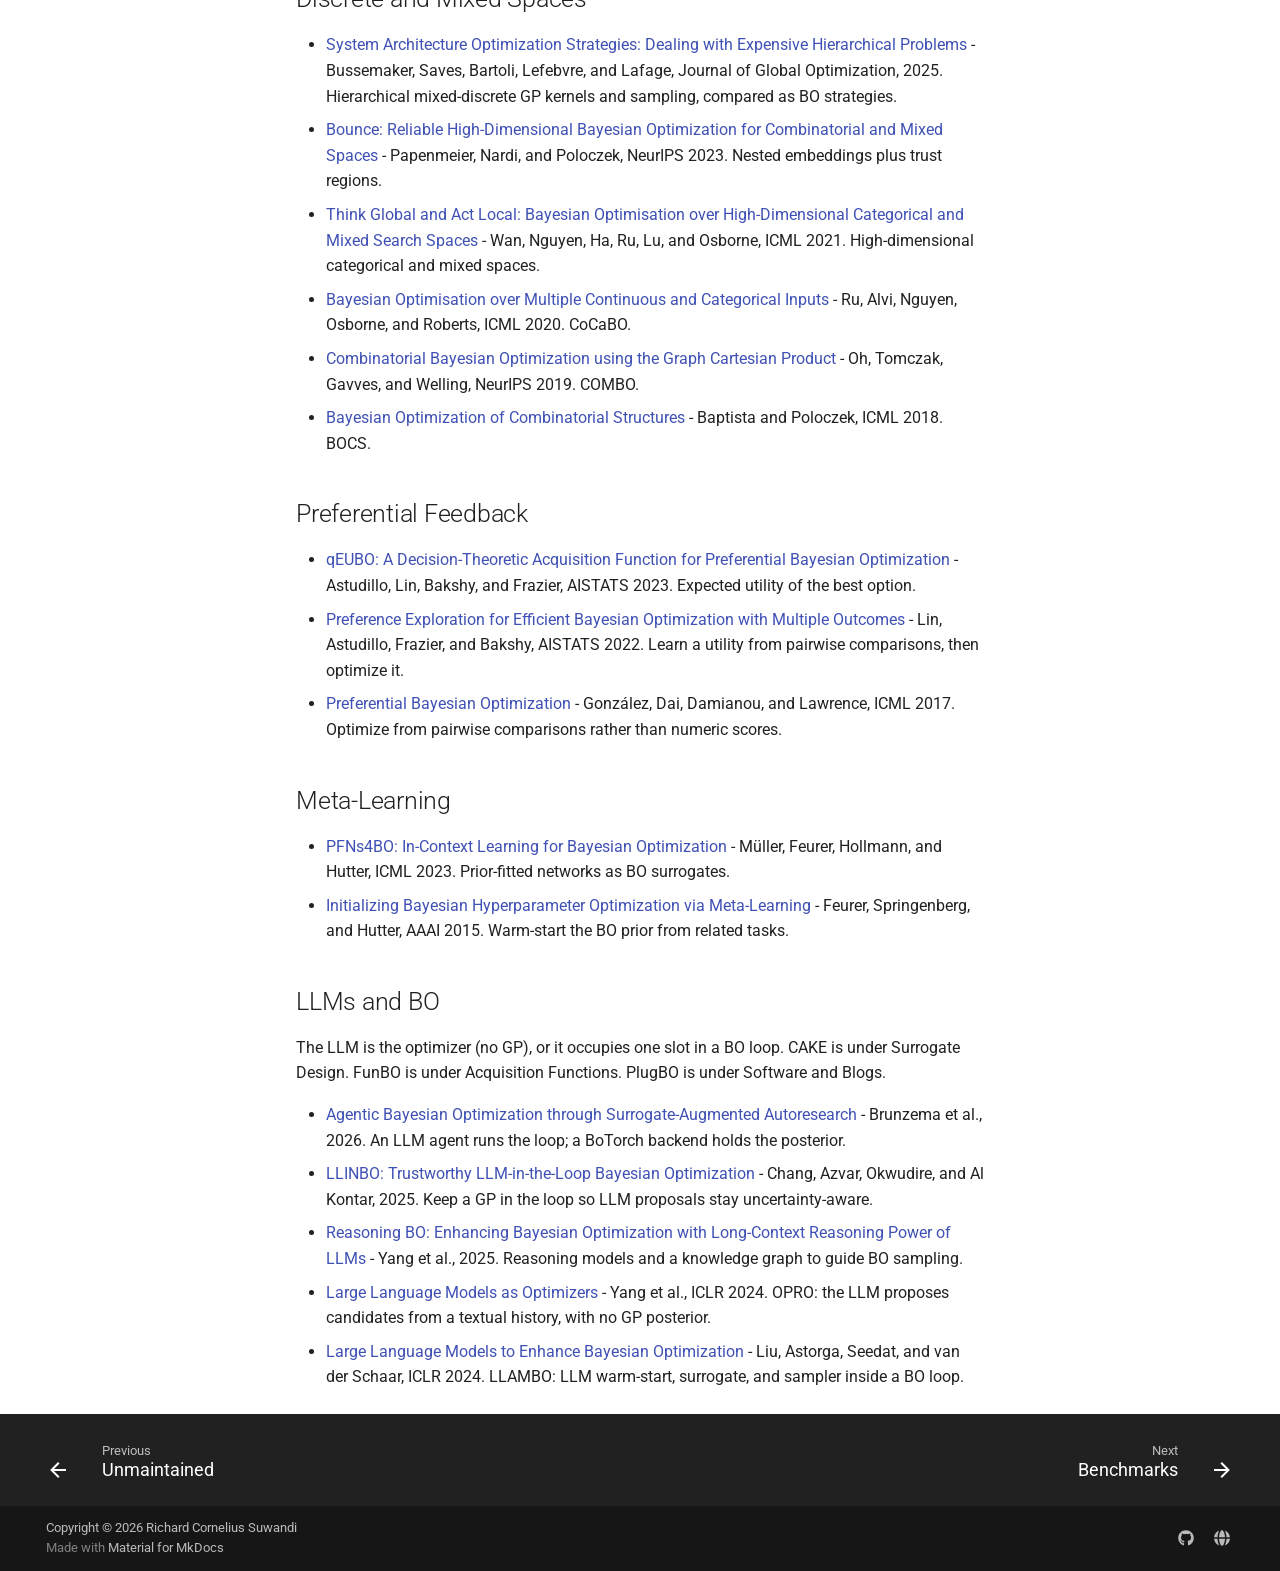
<file: papers/index.html>
<!doctype html>
<html lang="en" class="no-js">
  <head>
    
      <meta charset="utf-8">
      <meta name="viewport" content="width=device-width,initial-scale=1">
      
        <meta name="description" content="Bayesian optimization of expensive black-box functions.">
      
      
      
        <link rel="canonical" href="https://richardcsuwandi.github.io/awesome-bo/papers/">
      
      
        <link rel="prev" href="../unmaintained/">
      
      
        <link rel="next" href="../benchmarks/">
      
      
        
      
      
      <link rel="icon" href="../assets/logo.svg">
      <meta name="generator" content="mkdocs-1.6.1, mkdocs-material-9.8.1">
    
    
      
        <title>Papers - Awesome BO</title>
      
    
    
      <link rel="stylesheet" href="../assets/stylesheets/main.57a0d79d.min.css">
      
        
        <link rel="stylesheet" href="../assets/stylesheets/palette.fb2fffe2.min.css">
      
      


    
    
      
    
    
      
        
        
        <link rel="preconnect" href="https://fonts.gstatic.com" crossorigin>
        <link rel="stylesheet" href="https://fonts.googleapis.com/css?family=Roboto:300,300i,400,400i,700,700i%7CRoboto+Mono:400,400i,700,700i&display=fallback">
        <style>:root{--md-text-font:"Roboto";--md-code-font:"Roboto Mono"}</style>
      
    
    
      <link rel="stylesheet" href="../stylesheets/extra.css">
    
    <script>__md_scope=new URL("..",location),__md_hash=e=>[...e].reduce(((e,_)=>(e<<5)-e+_.charCodeAt(0)),0),__md_get=(e,_=localStorage,t=__md_scope)=>JSON.parse(_.getItem(t.pathname+"."+e)),__md_set=(e,_,t=localStorage,a=__md_scope)=>{try{t.setItem(a.pathname+"."+e,JSON.stringify(_))}catch(e){}}</script>
    
      

    
    
  </head>
  
  
    
    
      
    
    
    
    
    <body dir="ltr" data-md-color-scheme="default" data-md-color-primary="white" data-md-color-accent="deep-orange">
  
    
    <input class="md-toggle" data-md-toggle="drawer" type="checkbox" id="__drawer" autocomplete="off">
    <input class="md-toggle" data-md-toggle="search" type="checkbox" id="__search" autocomplete="off">
    <label class="md-overlay" for="__drawer"></label>
    <div data-md-component="skip">
      
        
        <a href="#papers" class="md-skip">
          Skip to content
        </a>
      
    </div>
    <div data-md-component="announce">
      
    </div>
    
    
      

  

<header class="md-header md-header--shadow" data-md-component="header">
  <nav class="md-header__inner md-grid" aria-label="Header">
    <a href=".." title="Awesome BO" class="md-header__button md-logo" aria-label="Awesome BO" data-md-component="logo">
      
  <img src="../assets/logo.svg" alt="logo">

    </a>
    <label class="md-header__button md-icon" for="__drawer">
      
      <svg xmlns="http://www.w3.org/2000/svg" viewBox="0 0 24 24"><path d="M3 6h18v2H3zm0 5h18v2H3zm0 5h18v2H3z"/></svg>
    </label>
    <div class="md-header__title" data-md-component="header-title">
      <div class="md-header__ellipsis">
        <div class="md-header__topic">
          <span class="md-ellipsis">
            Awesome BO
          </span>
        </div>
        <div class="md-header__topic" data-md-component="header-topic">
          <span class="md-ellipsis">
            
              Papers
            
          </span>
        </div>
      </div>
    </div>
    
      
        <form class="md-header__option" data-md-component="palette">
  
    
    
    
    <input class="md-option" data-md-color-media="(prefers-color-scheme: light)" data-md-color-scheme="default" data-md-color-primary="white" data-md-color-accent="deep-orange"  aria-label="Switch to dark mode"  type="radio" name="__palette" id="__palette_0">
    
      <label class="md-header__button md-icon" title="Switch to dark mode" for="__palette_1" hidden>
        <svg xmlns="http://www.w3.org/2000/svg" viewBox="0 0 24 24"><path d="m17.75 4.09-2.53 1.94.91 3.06-2.63-1.81-2.63 1.81.91-3.06-2.53-1.94L12.44 4l1.06-3 1.06 3zm3.5 6.91-1.64 1.25.59 1.98-1.7-1.17-1.7 1.17.59-1.98L15.75 11l2.06-.05L18.5 9l.69 1.95zm-2.28 4.95c.83-.08 1.72 1.1 1.19 1.85-.32.45-.66.87-1.08 1.27C15.17 23 8.84 23 4.94 19.07c-3.91-3.9-3.91-10.24 0-14.14.4-.4.82-.76 1.27-1.08.75-.53 1.93.36 1.85 1.19-.27 2.86.69 5.83 2.89 8.02a9.96 9.96 0 0 0 8.02 2.89m-1.64 2.02a12.08 12.08 0 0 1-7.8-3.47c-2.17-2.19-3.33-5-3.49-7.82-2.81 3.14-2.7 7.96.31 10.98 3.02 3.01 7.84 3.12 10.98.31"/></svg>
      </label>
    
  
    
    
    
    <input class="md-option" data-md-color-media="(prefers-color-scheme: dark)" data-md-color-scheme="slate" data-md-color-primary="black" data-md-color-accent="deep-orange"  aria-label="Switch to light mode"  type="radio" name="__palette" id="__palette_1">
    
      <label class="md-header__button md-icon" title="Switch to light mode" for="__palette_0" hidden>
        <svg xmlns="http://www.w3.org/2000/svg" viewBox="0 0 24 24"><path d="M12 7a5 5 0 0 1 5 5 5 5 0 0 1-5 5 5 5 0 0 1-5-5 5 5 0 0 1 5-5m0 2a3 3 0 0 0-3 3 3 3 0 0 0 3 3 3 3 0 0 0 3-3 3 3 0 0 0-3-3m0-7 2.39 3.42C13.65 5.15 12.84 5 12 5s-1.65.15-2.39.42zM3.34 7l4.16-.35A7.2 7.2 0 0 0 5.94 8.5c-.44.74-.69 1.5-.83 2.29zm.02 10 1.76-3.77a7.131 7.131 0 0 0 2.38 4.14zM20.65 7l-1.77 3.79a7.02 7.02 0 0 0-2.38-4.15zm-.01 10-4.14.36c.59-.51 1.12-1.14 1.54-1.86.42-.73.69-1.5.83-2.29zM12 22l-2.41-3.44c.74.27 1.55.44 2.41.44.82 0 1.63-.17 2.37-.44z"/></svg>
      </label>
    
  
</form>
      
    
    
      <script>var palette=__md_get("__palette");if(palette&&palette.color){if("(prefers-color-scheme)"===palette.color.media){var media=matchMedia("(prefers-color-scheme: light)"),input=document.querySelector(media.matches?"[data-md-color-media='(prefers-color-scheme: light)']":"[data-md-color-media='(prefers-color-scheme: dark)']");palette.color.media=input.getAttribute("data-md-color-media"),palette.color.scheme=input.getAttribute("data-md-color-scheme"),palette.color.primary=input.getAttribute("data-md-color-primary"),palette.color.accent=input.getAttribute("data-md-color-accent")}for(var[key,value]of Object.entries(palette.color))document.body.setAttribute("data-md-color-"+key,value)}</script>
    
    
    
      
      
        <label class="md-header__button md-icon" for="__search">
          
          <svg xmlns="http://www.w3.org/2000/svg" viewBox="0 0 24 24"><path d="M9.5 3A6.5 6.5 0 0 1 16 9.5c0 1.61-.59 3.09-1.56 4.23l.27.27h.79l5 5-1.5 1.5-5-5v-.79l-.27-.27A6.52 6.52 0 0 1 9.5 16 6.5 6.5 0 0 1 3 9.5 6.5 6.5 0 0 1 9.5 3m0 2C7 5 5 7 5 9.5S7 14 9.5 14 14 12 14 9.5 12 5 9.5 5"/></svg>
        </label>
        <div class="md-search" data-md-component="search" role="dialog">
  <label class="md-search__overlay" for="__search"></label>
  <div class="md-search__inner" role="search">
    <form class="md-search__form" name="search">
      <input type="text" class="md-search__input" name="query" aria-label="Search" placeholder="Search" autocapitalize="off" autocorrect="off" autocomplete="off" spellcheck="false" data-md-component="search-query" required>
      <label class="md-search__icon md-icon" for="__search">
        
        <svg xmlns="http://www.w3.org/2000/svg" viewBox="0 0 24 24"><path d="M9.5 3A6.5 6.5 0 0 1 16 9.5c0 1.61-.59 3.09-1.56 4.23l.27.27h.79l5 5-1.5 1.5-5-5v-.79l-.27-.27A6.52 6.52 0 0 1 9.5 16 6.5 6.5 0 0 1 3 9.5 6.5 6.5 0 0 1 9.5 3m0 2C7 5 5 7 5 9.5S7 14 9.5 14 14 12 14 9.5 12 5 9.5 5"/></svg>
        
        <svg xmlns="http://www.w3.org/2000/svg" viewBox="0 0 24 24"><path d="M20 11v2H8l5.5 5.5-1.42 1.42L4.16 12l7.92-7.92L13.5 5.5 8 11z"/></svg>
      </label>
      <nav class="md-search__options" aria-label="Search">
        
        <button type="reset" class="md-search__icon md-icon" title="Clear" aria-label="Clear" tabindex="-1">
          
          <svg xmlns="http://www.w3.org/2000/svg" viewBox="0 0 24 24"><path d="M19 6.41 17.59 5 12 10.59 6.41 5 5 6.41 10.59 12 5 17.59 6.41 19 12 13.41 17.59 19 19 17.59 13.41 12z"/></svg>
        </button>
      </nav>
      
        <div class="md-search__suggest" data-md-component="search-suggest"></div>
      
    </form>
    <div class="md-search__output">
      <div class="md-search__scrollwrap" tabindex="0" data-md-scrollfix>
        <div class="md-search-result" data-md-component="search-result">
          <div class="md-search-result__meta">
            Initializing search
          </div>
          <ol class="md-search-result__list" role="presentation"></ol>
        </div>
      </div>
    </div>
  </div>
</div>
      
    
    
      <div class="md-header__source">
        <a href="https://github.com/richardcsuwandi/awesome-bo" title="Go to repository" class="md-source" data-md-component="source">
  <div class="md-source__icon md-icon">
    
    <svg xmlns="http://www.w3.org/2000/svg" viewBox="0 0 512 512"><!--! Font Awesome Free 7.1.0 by @fontawesome - https://fontawesome.com License - https://fontawesome.com/license/free (Icons: CC BY 4.0, Fonts: SIL OFL 1.1, Code: MIT License) Copyright 2025 Fonticons, Inc.--><path d="M173.9 397.4c0 2-2.3 3.6-5.2 3.6-3.3.3-5.6-1.3-5.6-3.6 0-2 2.3-3.6 5.2-3.6 3-.3 5.6 1.3 5.6 3.6m-31.1-4.5c-.7 2 1.3 4.3 4.3 4.9 2.6 1 5.6 0 6.2-2s-1.3-4.3-4.3-5.2c-2.6-.7-5.5.3-6.2 2.3m44.2-1.7c-2.9.7-4.9 2.6-4.6 4.9.3 2 2.9 3.3 5.9 2.6 2.9-.7 4.9-2.6 4.6-4.6-.3-1.9-3-3.2-5.9-2.9M252.8 8C114.1 8 8 113.3 8 252c0 110.9 69.8 205.8 169.5 239.2 12.8 2.3 17.3-5.6 17.3-12.1 0-6.2-.3-40.4-.3-61.4 0 0-70 15-84.7-29.8 0 0-11.4-29.1-27.8-36.6 0 0-22.9-15.7 1.6-15.4 0 0 24.9 2 38.6 25.8 21.9 38.6 58.6 27.5 72.9 20.9 2.3-16 8.8-27.1 16-33.7-55.9-6.2-112.3-14.3-112.3-110.5 0-27.5 7.6-41.3 23.6-58.9-2.6-6.5-11.1-33.3 2.6-67.9 20.9-6.5 69 27 69 27 20-5.6 41.5-8.5 62.8-8.5s42.8 2.9 62.8 8.5c0 0 48.1-33.6 69-27 13.7 34.7 5.2 61.4 2.6 67.9 16 17.7 25.8 31.5 25.8 58.9 0 96.5-58.9 104.2-114.8 110.5 9.2 7.9 17 22.9 17 46.4 0 33.7-.3 75.4-.3 83.6 0 6.5 4.6 14.4 17.3 12.1C436.2 457.8 504 362.9 504 252 504 113.3 391.5 8 252.8 8M105.2 352.9c-1.3 1-1 3.3.7 5.2 1.6 1.6 3.9 2.3 5.2 1 1.3-1 1-3.3-.7-5.2-1.6-1.6-3.9-2.3-5.2-1m-10.8-8.1c-.7 1.3.3 2.9 2.3 3.9 1.6 1 3.6.7 4.3-.7.7-1.3-.3-2.9-2.3-3.9-2-.6-3.6-.3-4.3.7m32.4 35.6c-1.6 1.3-1 4.3 1.3 6.2 2.3 2.3 5.2 2.6 6.5 1 1.3-1.3.7-4.3-1.3-6.2-2.2-2.3-5.2-2.6-6.5-1m-11.4-14.7c-1.6 1-1.6 3.6 0 5.9s4.3 3.3 5.6 2.3c1.6-1.3 1.6-3.9 0-6.2-1.4-2.3-4-3.3-5.6-2"/></svg>
  </div>
  <div class="md-source__repository">
    richardcsuwandi/awesome-bo
  </div>
</a>
      </div>
    
  </nav>
  
</header>
    
    <div class="md-container" data-md-component="container">
      
      
        
          
        
      
      <main class="md-main" data-md-component="main">
        <div class="md-main__inner md-grid">
          
            
              
              <div class="md-sidebar md-sidebar--primary" data-md-component="sidebar" data-md-type="navigation" >
                <div class="md-sidebar__scrollwrap">
                  <div class="md-sidebar__inner">
                    



<nav class="md-nav md-nav--primary" aria-label="Navigation" data-md-level="0">
  <label class="md-nav__title" for="__drawer">
    <a href=".." title="Awesome BO" class="md-nav__button md-logo" aria-label="Awesome BO" data-md-component="logo">
      
  <img src="../assets/logo.svg" alt="logo">

    </a>
    Awesome BO
  </label>
  
    <div class="md-nav__source">
      <a href="https://github.com/richardcsuwandi/awesome-bo" title="Go to repository" class="md-source" data-md-component="source">
  <div class="md-source__icon md-icon">
    
    <svg xmlns="http://www.w3.org/2000/svg" viewBox="0 0 512 512"><!--! Font Awesome Free 7.1.0 by @fontawesome - https://fontawesome.com License - https://fontawesome.com/license/free (Icons: CC BY 4.0, Fonts: SIL OFL 1.1, Code: MIT License) Copyright 2025 Fonticons, Inc.--><path d="M173.9 397.4c0 2-2.3 3.6-5.2 3.6-3.3.3-5.6-1.3-5.6-3.6 0-2 2.3-3.6 5.2-3.6 3-.3 5.6 1.3 5.6 3.6m-31.1-4.5c-.7 2 1.3 4.3 4.3 4.9 2.6 1 5.6 0 6.2-2s-1.3-4.3-4.3-5.2c-2.6-.7-5.5.3-6.2 2.3m44.2-1.7c-2.9.7-4.9 2.6-4.6 4.9.3 2 2.9 3.3 5.9 2.6 2.9-.7 4.9-2.6 4.6-4.6-.3-1.9-3-3.2-5.9-2.9M252.8 8C114.1 8 8 113.3 8 252c0 110.9 69.8 205.8 169.5 239.2 12.8 2.3 17.3-5.6 17.3-12.1 0-6.2-.3-40.4-.3-61.4 0 0-70 15-84.7-29.8 0 0-11.4-29.1-27.8-36.6 0 0-22.9-15.7 1.6-15.4 0 0 24.9 2 38.6 25.8 21.9 38.6 58.6 27.5 72.9 20.9 2.3-16 8.8-27.1 16-33.7-55.9-6.2-112.3-14.3-112.3-110.5 0-27.5 7.6-41.3 23.6-58.9-2.6-6.5-11.1-33.3 2.6-67.9 20.9-6.5 69 27 69 27 20-5.6 41.5-8.5 62.8-8.5s42.8 2.9 62.8 8.5c0 0 48.1-33.6 69-27 13.7 34.7 5.2 61.4 2.6 67.9 16 17.7 25.8 31.5 25.8 58.9 0 96.5-58.9 104.2-114.8 110.5 9.2 7.9 17 22.9 17 46.4 0 33.7-.3 75.4-.3 83.6 0 6.5 4.6 14.4 17.3 12.1C436.2 457.8 504 362.9 504 252 504 113.3 391.5 8 252.8 8M105.2 352.9c-1.3 1-1 3.3.7 5.2 1.6 1.6 3.9 2.3 5.2 1 1.3-1 1-3.3-.7-5.2-1.6-1.6-3.9-2.3-5.2-1m-10.8-8.1c-.7 1.3.3 2.9 2.3 3.9 1.6 1 3.6.7 4.3-.7.7-1.3-.3-2.9-2.3-3.9-2-.6-3.6-.3-4.3.7m32.4 35.6c-1.6 1.3-1 4.3 1.3 6.2 2.3 2.3 5.2 2.6 6.5 1 1.3-1.3.7-4.3-1.3-6.2-2.2-2.3-5.2-2.6-6.5-1m-11.4-14.7c-1.6 1-1.6 3.6 0 5.9s4.3 3.3 5.6 2.3c1.6-1.3 1.6-3.9 0-6.2-1.4-2.3-4-3.3-5.6-2"/></svg>
  </div>
  <div class="md-source__repository">
    richardcsuwandi/awesome-bo
  </div>
</a>
    </div>
  
  <ul class="md-nav__list" data-md-scrollfix>
    
      
      
  
  
  
  
    <li class="md-nav__item">
      <a href=".." class="md-nav__link">
        
  
  
  <span class="md-ellipsis">
    
  
    Home
  

    
  </span>
  
  

      </a>
    </li>
  

    
      
      
  
  
  
  
    <li class="md-nav__item">
      <a href="../getting-started/" class="md-nav__link">
        
  
  
  <span class="md-ellipsis">
    
  
    Getting started
  

    
  </span>
  
  

      </a>
    </li>
  

    
      
      
  
  
  
  
    <li class="md-nav__item">
      <a href="../books/" class="md-nav__link">
        
  
  
  <span class="md-ellipsis">
    
  
    Books
  

    
  </span>
  
  

      </a>
    </li>
  

    
      
      
  
  
  
  
    
    
      
        
      
        
      
    
    
    
    
    <li class="md-nav__item md-nav__item--nested">
      
        
        
        <input class="md-nav__toggle md-toggle " type="checkbox" id="__nav_4" >
        
          
          <label class="md-nav__link" for="__nav_4" id="__nav_4_label" tabindex="0">
            
  
  
  <span class="md-ellipsis">
    
  
    Software
  

    
  </span>
  
  

            <span class="md-nav__icon md-icon"></span>
          </label>
        
        <nav class="md-nav" data-md-level="1" aria-labelledby="__nav_4_label" aria-expanded="false">
          <label class="md-nav__title" for="__nav_4">
            <span class="md-nav__icon md-icon"></span>
            
  
    Software
  

          </label>
          <ul class="md-nav__list" data-md-scrollfix>
            
              
                
  
  
  
  
    <li class="md-nav__item">
      <a href="../software/" class="md-nav__link">
        
  
  
  <span class="md-ellipsis">
    
  
    Active libraries
  

    
  </span>
  
  

      </a>
    </li>
  

              
            
              
                
  
  
  
  
    <li class="md-nav__item">
      <a href="../unmaintained/" class="md-nav__link">
        
  
  
  <span class="md-ellipsis">
    
  
    Unmaintained
  

    
  </span>
  
  

      </a>
    </li>
  

              
            
          </ul>
        </nav>
      
    </li>
  

    
      
      
  
  
    
  
  
  
    <li class="md-nav__item md-nav__item--active">
      
      <input class="md-nav__toggle md-toggle" type="checkbox" id="__toc">
      
      
        
      
      
        <label class="md-nav__link md-nav__link--active" for="__toc">
          
  
  
  <span class="md-ellipsis">
    
  
    Papers
  

    
  </span>
  
  

          <span class="md-nav__icon md-icon"></span>
        </label>
      
      <a href="./" class="md-nav__link md-nav__link--active">
        
  
  
  <span class="md-ellipsis">
    
  
    Papers
  

    
  </span>
  
  

      </a>
      
        

<nav class="md-nav md-nav--secondary" aria-label="Table of contents">
  
  
  
    
  
  
    <label class="md-nav__title" for="__toc">
      <span class="md-nav__icon md-icon"></span>
      Table of contents
    </label>
    <ul class="md-nav__list" data-md-component="toc" data-md-scrollfix>
      
        <li class="md-nav__item">
  <a href="#surveys-and-tutorials" class="md-nav__link">
    <span class="md-ellipsis">
      
        Surveys and Tutorials
      
    </span>
  </a>
  
</li>
      
        <li class="md-nav__item">
  <a href="#foundations" class="md-nav__link">
    <span class="md-ellipsis">
      
        Foundations
      
    </span>
  </a>
  
</li>
      
        <li class="md-nav__item">
  <a href="#surrogate-design" class="md-nav__link">
    <span class="md-ellipsis">
      
        Surrogate Design
      
    </span>
  </a>
  
</li>
      
        <li class="md-nav__item">
  <a href="#acquisition-functions" class="md-nav__link">
    <span class="md-ellipsis">
      
        Acquisition Functions
      
    </span>
  </a>
  
</li>
      
        <li class="md-nav__item">
  <a href="#high-dimensional" class="md-nav__link">
    <span class="md-ellipsis">
      
        High-Dimensional
      
    </span>
  </a>
  
</li>
      
        <li class="md-nav__item">
  <a href="#constrained-and-safe" class="md-nav__link">
    <span class="md-ellipsis">
      
        Constrained and Safe
      
    </span>
  </a>
  
</li>
      
        <li class="md-nav__item">
  <a href="#multi-objective" class="md-nav__link">
    <span class="md-ellipsis">
      
        Multi-Objective
      
    </span>
  </a>
  
</li>
      
        <li class="md-nav__item">
  <a href="#multi-fidelity-multi-task-and-transfer" class="md-nav__link">
    <span class="md-ellipsis">
      
        Multi-Fidelity, Multi-Task, and Transfer
      
    </span>
  </a>
  
</li>
      
        <li class="md-nav__item">
  <a href="#batch-and-parallel" class="md-nav__link">
    <span class="md-ellipsis">
      
        Batch and Parallel
      
    </span>
  </a>
  
</li>
      
        <li class="md-nav__item">
  <a href="#discrete-and-mixed-spaces" class="md-nav__link">
    <span class="md-ellipsis">
      
        Discrete and Mixed Spaces
      
    </span>
  </a>
  
</li>
      
        <li class="md-nav__item">
  <a href="#preferential-feedback" class="md-nav__link">
    <span class="md-ellipsis">
      
        Preferential Feedback
      
    </span>
  </a>
  
</li>
      
        <li class="md-nav__item">
  <a href="#meta-learning" class="md-nav__link">
    <span class="md-ellipsis">
      
        Meta-Learning
      
    </span>
  </a>
  
</li>
      
        <li class="md-nav__item">
  <a href="#llms-and-bo" class="md-nav__link">
    <span class="md-ellipsis">
      
        LLMs and BO
      
    </span>
  </a>
  
</li>
      
    </ul>
  
</nav>
      
    </li>
  

    
      
      
  
  
  
  
    <li class="md-nav__item">
      <a href="../benchmarks/" class="md-nav__link">
        
  
  
  <span class="md-ellipsis">
    
  
    Benchmarks
  

    
  </span>
  
  

      </a>
    </li>
  

    
      
      
  
  
  
  
    <li class="md-nav__item">
      <a href="../applications/" class="md-nav__link">
        
  
  
  <span class="md-ellipsis">
    
  
    Applications
  

    
  </span>
  
  

      </a>
    </li>
  

    
      
      
  
  
  
  
    <li class="md-nav__item">
      <a href="../community/" class="md-nav__link">
        
  
  
  <span class="md-ellipsis">
    
  
    Community
  

    
  </span>
  
  

      </a>
    </li>
  

    
      
      
  
  
  
  
    <li class="md-nav__item">
      <a href="../preprints/" class="md-nav__link">
        
  
  
  <span class="md-ellipsis">
    
  
    Recent preprints
  

    
  </span>
  
  

      </a>
    </li>
  

    
      
      
  
  
  
  
    <li class="md-nav__item">
      <a href="../contributing/" class="md-nav__link">
        
  
  
  <span class="md-ellipsis">
    
  
    Contributing
  

    
  </span>
  
  

      </a>
    </li>
  

    
  </ul>
</nav>
                  </div>
                </div>
              </div>
            
            
              
              <div class="md-sidebar md-sidebar--secondary" data-md-component="sidebar" data-md-type="toc" >
                <div class="md-sidebar__scrollwrap">
                  <div class="md-sidebar__inner">
                    

<nav class="md-nav md-nav--secondary" aria-label="Table of contents">
  
  
  
    
  
  
    <label class="md-nav__title" for="__toc">
      <span class="md-nav__icon md-icon"></span>
      Table of contents
    </label>
    <ul class="md-nav__list" data-md-component="toc" data-md-scrollfix>
      
        <li class="md-nav__item">
  <a href="#surveys-and-tutorials" class="md-nav__link">
    <span class="md-ellipsis">
      
        Surveys and Tutorials
      
    </span>
  </a>
  
</li>
      
        <li class="md-nav__item">
  <a href="#foundations" class="md-nav__link">
    <span class="md-ellipsis">
      
        Foundations
      
    </span>
  </a>
  
</li>
      
        <li class="md-nav__item">
  <a href="#surrogate-design" class="md-nav__link">
    <span class="md-ellipsis">
      
        Surrogate Design
      
    </span>
  </a>
  
</li>
      
        <li class="md-nav__item">
  <a href="#acquisition-functions" class="md-nav__link">
    <span class="md-ellipsis">
      
        Acquisition Functions
      
    </span>
  </a>
  
</li>
      
        <li class="md-nav__item">
  <a href="#high-dimensional" class="md-nav__link">
    <span class="md-ellipsis">
      
        High-Dimensional
      
    </span>
  </a>
  
</li>
      
        <li class="md-nav__item">
  <a href="#constrained-and-safe" class="md-nav__link">
    <span class="md-ellipsis">
      
        Constrained and Safe
      
    </span>
  </a>
  
</li>
      
        <li class="md-nav__item">
  <a href="#multi-objective" class="md-nav__link">
    <span class="md-ellipsis">
      
        Multi-Objective
      
    </span>
  </a>
  
</li>
      
        <li class="md-nav__item">
  <a href="#multi-fidelity-multi-task-and-transfer" class="md-nav__link">
    <span class="md-ellipsis">
      
        Multi-Fidelity, Multi-Task, and Transfer
      
    </span>
  </a>
  
</li>
      
        <li class="md-nav__item">
  <a href="#batch-and-parallel" class="md-nav__link">
    <span class="md-ellipsis">
      
        Batch and Parallel
      
    </span>
  </a>
  
</li>
      
        <li class="md-nav__item">
  <a href="#discrete-and-mixed-spaces" class="md-nav__link">
    <span class="md-ellipsis">
      
        Discrete and Mixed Spaces
      
    </span>
  </a>
  
</li>
      
        <li class="md-nav__item">
  <a href="#preferential-feedback" class="md-nav__link">
    <span class="md-ellipsis">
      
        Preferential Feedback
      
    </span>
  </a>
  
</li>
      
        <li class="md-nav__item">
  <a href="#meta-learning" class="md-nav__link">
    <span class="md-ellipsis">
      
        Meta-Learning
      
    </span>
  </a>
  
</li>
      
        <li class="md-nav__item">
  <a href="#llms-and-bo" class="md-nav__link">
    <span class="md-ellipsis">
      
        LLMs and BO
      
    </span>
  </a>
  
</li>
      
    </ul>
  
</nav>
                  </div>
                </div>
              </div>
            
          
          
            <div class="md-content" data-md-component="content">
              
              <article class="md-content__inner md-typeset">
                
                  


  
    <a href="https://github.com/richardcsuwandi/awesome-bo/edit/main/docs/papers.md" title="Edit this page" class="md-content__button md-icon" rel="edit">
      
      <svg xmlns="http://www.w3.org/2000/svg" viewBox="0 0 24 24"><path d="M10 20H6V4h7v5h5v3.1l2-2V8l-6-6H6c-1.1 0-2 .9-2 2v16c0 1.1.9 2 2 2h4zm10.2-7c.1 0 .3.1.4.2l1.3 1.3c.2.2.2.6 0 .8l-1 1-2.1-2.1 1-1c.1-.1.2-.2.4-.2m0 3.9L14.1 23H12v-2.1l6.1-6.1z"/></svg>
    </a>
  
  


<h1 id="papers">Papers<a class="headerlink" href="#papers" title="Permanent link">&para;</a></h1>
<p>Canonical method papers, grouped by problem setting. Each section is a short reading list, not an archive. Newest year first, same year by title. Foundations is oldest first. Surveys leads with the two standard intros, then newest first.</p>
<h2 id="surveys-and-tutorials">Surveys and Tutorials<a class="headerlink" href="#surveys-and-tutorials" title="Permanent link">&para;</a></h2>
<ul>
<li><a href="https://ieeexplore.ieee.org/document/7352306/">Taking the Human Out of the Loop: A Review of Bayesian Optimization</a> - Shahriari, Swersky, Wang, Adams, and de Freitas, Proceedings of the IEEE, 2016. The standard survey of methods and applications.</li>
<li><a href="https://arxiv.org/abs/1012.2599">A Tutorial on Bayesian Optimization of Expensive Cost Functions, with Application to Active User Modeling and Hierarchical Reinforcement Learning</a> - Brochu, Cora, and de Freitas, 2010. Early tutorial that still reads well.</li>
<li><a href="https://link.springer.com/article/10.1007/s11831-024-10064-z">Active Learning and Bayesian Optimization: A Unified Perspective to Learn with a Goal</a> - Di Fiore, Nardelli, and Mainini, Archives of Computational Methods in Engineering, 2024. Survey connecting BO and active learning.</li>
<li><a href="https://dl.acm.org/doi/10.1145/3582078">Recent Advances in Bayesian Optimization</a> - Wang, Jin, Schmitt, and Olhofer, ACM Computing Surveys, 2023. Broad survey of methods through about 2022.</li>
<li><a href="https://bayesopt-tutorial.github.io/syllabus/fullslides.pdf">Recent Advances in Bayesian Optimization (slides)</a> - AAAI 2023 tutorial slides (Deshwal, Belakaria, and Doppa).</li>
</ul>
<h2 id="foundations">Foundations<a class="headerlink" href="#foundations" title="Permanent link">&para;</a></h2>
<ul>
<li><a href="https://link.springer.com/chapter/10.1007/978-3-662-38527-2_55">On Bayesian Methods for Seeking the Extremum</a> - Mockus, 1975. The original expected-improvement argument.</li>
<li><a href="https://link.springer.com/article/10.1023/A:1008306431147">Efficient Global Optimization of Expensive Black-Box Functions</a> - Jones, Schonlau, and Welch, 1998. EGO and expected improvement.</li>
<li><a href="https://ora.ox.ac.uk/objects/uuid:7d2b38d0-43be-4bb4-852c-50001a28ead9">Gaussian Processes for Global Optimization</a> - Osborne, Garnett, and Roberts, LION 2009. GP surrogates for global optimization.</li>
<li><a href="https://arxiv.org/abs/0912.3995">Gaussian Process Optimization in the Bandit Setting: No Regret and Experimental Design</a> - Srinivas, Krause, Kakade, and Seeger, ICML 2010. GP-UCB and no-regret bounds.</li>
<li><a href="https://www.jmlr.org/papers/v12/bull11a.html">Convergence Rates of Efficient Global Optimization Algorithms</a> - Bull, JMLR 2011. When EGO converges, and at what rate.</li>
<li><a href="https://papers.nips.cc/paper/2012/hash/05311655a15b75fab86956663e1819cd-Abstract.html">Practical Bayesian Optimization of Machine Learning Algorithms</a> - Snoek, Larochelle, and Adams, NeurIPS 2012. MCMC GPs and EI for hyperparameter tuning.</li>
<li><a href="https://proceedings.mlr.press/v37/snoek15.html">Scalable Bayesian Optimization Using Deep Neural Networks</a> - Snoek et al., ICML 2015. DNGO: neural-net surrogates when GPs get expensive.</li>
<li><a href="https://papers.nips.cc/paper/2018/hash/27e8e17134dd7083b050476733207ea1-Abstract.html">GPyTorch: Blackbox Matrix-Matrix Gaussian Process Inference with GPU Acceleration</a> - Gardner, Pleiss, Bindel, Weinberger, and Wilson, NeurIPS 2018. The GP engine under BoTorch.</li>
<li><a href="https://proceedings.neurips.cc/paper/2020/hash/f5b1b89d98b7286673128a5fb112cb9a-Abstract.html">BoTorch: A Framework for Efficient Monte-Carlo Bayesian Optimization</a> - Balandat et al., NeurIPS 2020. The library paper behind most current PyTorch BO.</li>
</ul>
<h2 id="surrogate-design">Surrogate Design<a class="headerlink" href="#surrogate-design" title="Permanent link">&para;</a></h2>
<p>Kernels, input transforms, and non-GP surrogates. DNGO is under Foundations.</p>
<ul>
<li><a href="https://proceedings.neurips.cc/paper_files/paper/2025/hash/c03a2610bca2712b984b331fd4f7bb6f-Abstract-Conference.html">Adaptive Kernel Design for Bayesian Optimization Is a Piece of CAKE with LLMs</a> - Suwandi et al., NeurIPS 2025. LLM-driven evolution of GP kernels during BO.</li>
<li><a href="https://openreview.net/forum?id=SA19ijj44B">A Study of Bayesian Neural Network Surrogates for Bayesian Optimization</a> - Li, Rudner, and Wilson, ICLR 2024. When BNNs help as BO surrogates, and when they do not.</li>
<li><a href="https://proceedings.mlr.press/v206/stanton23a.html">Bayesian Optimization with Conformal Prediction Sets</a> - Stanton, Maddox, and Wilson, AISTATS 2023. Distribution-free uncertainty in the loop.</li>
<li><a href="https://openreview.net/forum?id=JwgVBv18RG">Bayesian Optimization with Informative Covariance</a> - Eduardo and Gutmann, TMLR 2023. Encode known structure in the kernel.</li>
<li><a href="https://proceedings.neurips.cc/paper/2021/hash/56c3b2c6ea3a83aaeeff35eeb45d700d-Abstract.html">Kernel Identification Through Transformers</a> - Simpson et al., NeurIPS 2021. KITT: recommend a kernel from data in one forward pass.</li>
<li><a href="https://proceedings.mlr.press/v80/sun18e.html">Differentiable Compositional Kernel Learning for Gaussian Processes</a> - Sun, Zhang, Wang, Zeng, Li, and Grosse, ICML 2018. Neural kernel networks.</li>
<li><a href="https://papers.nips.cc/paper/2016/hash/a96d3afec184766bfeca7a9f989fc7e7-Abstract.html">Bayesian Optimization with Robust Bayesian Neural Networks</a> - Springenberg, Klein, Falkner, and Hutter, NeurIPS 2016. BOHAMIANN: MCMC Bayesian neural nets as surrogates.</li>
<li><a href="https://proceedings.mlr.press/v51/wilson16.html">Deep Kernel Learning</a> - Wilson, Hu, Salakhutdinov, and Xing, AISTATS 2016. A deep net as the feature map of a GP kernel.</li>
<li><a href="https://proceedings.mlr.press/v32/snoek14.html">Input Warping for Bayesian Optimization of Non-Stationary Functions</a> - Snoek, Swersky, Zemel, and Adams, ICML 2014. Learn a warping so a stationary kernel fits better.</li>
<li><a href="https://proceedings.mlr.press/v28/wilson13.html">Gaussian Process Kernels for Pattern Discovery and Extrapolation</a> - Wilson and Adams, ICML 2013. Spectral mixture kernels.</li>
<li><a href="https://proceedings.mlr.press/v28/duvenaud13.html">Structure Discovery in Nonparametric Regression through Compositional Kernel Search</a> - Duvenaud, Lloyd, Grosse, Tenenbaum, and Ghahramani, ICML 2013. Grammar over sums and products of kernels.</li>
</ul>
<h2 id="acquisition-functions">Acquisition Functions<a class="headerlink" href="#acquisition-functions" title="Permanent link">&para;</a></h2>
<ul>
<li><a href="https://proceedings.mlr.press/v337/kanayama26a.html">Information-Theoretic Bayesian Optimization for Bilevel Optimization Problems</a> - Kanayama, Ito, Tamura, and Karasuyama, UAI 2026. Information gain on both levels of a nested black-box problem.</li>
<li><a href="https://proceedings.mlr.press/v267/aglietti25a.html">FunBO: Discovering Acquisition Functions for Bayesian Optimization with FunSearch</a> - Aglietti et al., ICML 2025. LLM search over acquisition functions written as code.</li>
<li><a href="https://proceedings.neurips.cc/paper_files/paper/2023/hash/419f72cbd568ad62183f8132a3605a2a-Abstract-Conference.html">Unexpected Improvements to Expected Improvement for Bayesian Optimization</a> - Ament, Daulton, Eriksson, Balandat, and Bakshy, NeurIPS 2023. LogEI, a numerically stable EI.</li>
<li><a href="https://proceedings.neurips.cc/paper/2022/hash/4b03821747e89ce803b2dac590f6a39b-Abstract-Conference.html">Joint Entropy Search for Maximally-Informed Bayesian Optimization</a> - Hvarfner, Hutter, and Nardi, NeurIPS 2022. Information gain on the joint optimum and optimal value.</li>
<li><a href="https://openreview.net/forum?id=FegbkY6WDg">πBO: Augmenting Acquisition Functions with User Beliefs for Bayesian Optimization</a> - Hvarfner, Stoll, Souza, Lindauer, Hutter, and Nardi, ICLR 2022. Weight the acquisition by a user prior over the optimum.</li>
<li><a href="https://proceedings.mlr.press/v108/yue20b.html">Why Non-myopic Bayesian Optimization is Promising and How Far Should We Look-ahead? A Study via Rollout</a> - Yue and AL Kontar, AISTATS 2020. How much lookahead actually helps.</li>
<li><a href="https://proceedings.neurips.cc/paper/2018/hash/498f2c21688f6451d9f5fd09d53edda7-Abstract.html">Maximizing Acquisition Functions for Bayesian Optimization</a> - Wilson, Hutter, and Deisenroth, NeurIPS 2018. Monte Carlo acquisition via autodiff.</li>
<li><a href="https://proceedings.mlr.press/v84/kandasamy18a.html">Parallelised Bayesian Optimisation via Thompson Sampling</a> - Kandasamy et al., AISTATS 2018. TS as a simple batch acquisition.</li>
<li><a href="https://proceedings.mlr.press/v70/wang17e.html">Max-value Entropy Search for Efficient Bayesian Optimization</a> - Wang and Jegelka, ICML 2017. Information about the maximum value rather than its location.</li>
<li><a href="https://proceedings.mlr.press/v51/gonzalez16b.html">GLASSES: Relieving The Myopia Of Bayesian Optimisation</a> - González, Osborne, and Lawrence, AISTATS 2016. Non-myopic planning.</li>
<li><a href="https://proceedings.neurips.cc/paper/2014/hash/6488484c982e9af5c35689523ba1abfe-Abstract.html">Predictive Entropy Search for Efficient Global Optimization of Black-box Functions</a> - Hernández-Lobato, Hoffman, and Ghahramani, NeurIPS 2014. Tractable information-theoretic acquisition.</li>
<li><a href="https://jmlr.org/papers/v13/hennig12a.html">Entropy Search for Information-Efficient Global Optimization</a> - Hennig and Schuler, JMLR 2012. Select queries that reduce entropy of the argmax.</li>
<li><a href="https://pubsonline.informs.org/doi/10.1287/ijoc.1080.0314">The Knowledge-Gradient Policy for Correlated Normal Beliefs</a> - Frazier, Powell, and Dayanik, INFORMS JOC 2009. Value of information when beliefs are correlated.</li>
</ul>
<h2 id="high-dimensional">High-Dimensional<a class="headerlink" href="#high-dimensional" title="Permanent link">&para;</a></h2>
<ul>
<li><a href="https://openreview.net/forum?id=1MHLQM0MKM">NeST-BO: Fast Local Bayesian Optimization via Newton-Step Targeting of Gradient and Hessian Information</a> - Tang, Kudva, and Paulson, AISTATS 2026. Local BO that targets a Newton step.</li>
<li><a href="https://openreview.net/forum?id=kX8h23UG6v">Standard Gaussian Process is All You Need for High-Dimensional Bayesian Optimization</a> - Xu, Wang, Phillips, and Zhe, ICLR 2025. Lengthscale init, not a fancy surrogate, is often the failure mode.</li>
<li><a href="https://proceedings.mlr.press/v267/papenmeier25a.html">Understanding High-Dimensional Bayesian Optimization</a> - Papenmeier, Poloczek, and Nardi, ICML 2025. Why vanilla GP-BO fails in high-d, and a simple MLE fix.</li>
<li><a href="https://proceedings.mlr.press/v235/hvarfner24a.html">Vanilla Bayesian Optimization Performs Great in High Dimensions</a> - Hvarfner, Hellsten, and Nardi, ICML 2024. Careful GP priors often beat specialized high-d methods.</li>
<li><a href="https://proceedings.mlr.press/v206/liu23b.html">Sparse Bayesian Optimization</a> - Liu et al., AISTATS 2023. Sparsity in the input for high-d problems.</li>
<li><a href="https://proceedings.neurips.cc/paper_files/paper/2023/hash/e8f4eae0a41cab67fdead3aa6b77f083-Abstract-Conference.html">The Behavior and Convergence of Local Bayesian Optimization</a> - Wu, Kim, Garnett, and Gardner, NeurIPS 2023. When local BO converges, and when it does not.</li>
<li><a href="https://papers.nips.cc/paper_files/paper/2022/hash/4b7439a4ab0b8e4bcb4e2412c6a10a58-Abstract-Conference.html">Increasing the Scope as You Learn: Adaptive Bayesian Optimization in Nested Subspaces</a> - Papenmeier, Nardi, and Poloczek, NeurIPS 2022. BAxUS: grow the embedding as budget grows.</li>
<li><a href="https://proceedings.neurips.cc/paper_files/paper/2022/hash/555479a201da27c97aaeed842d16ca49-Abstract-Conference.html">Local Bayesian Optimization via Maximizing Probability of Descent</a> - Nguyen, Wu, Gardner, and Garnett, NeurIPS 2022. Local BO by following estimated descent.</li>
<li><a href="https://proceedings.mlr.press/v161/eriksson21a.html">High-dimensional Bayesian Optimization with Sparse Axis-Aligned Subspaces</a> - Eriksson and Jankowiak, UAI 2021. SAASBO: sparsity-inducing priors on lengthscales.</li>
<li><a href="https://proceedings.neurips.cc/paper/2020/hash/10fb6cfa4c990d2bad5ddef4f70e8ba2-Abstract.html">Re-Examining Linear Embeddings for High-Dimensional Bayesian Optimization</a> - Letham, Calandra, Rai, and Bakshy, NeurIPS 2020. ALEBO.</li>
<li><a href="https://proceedings.mlr.press/v97/nayebi19a.html">A Framework for Bayesian Optimization in Embedded Subspaces</a> - Nayebi, Munteanu, and Poloczek, ICML 2019. HeSBO, hashing into a low-d embedding.</li>
<li><a href="https://proceedings.neurips.cc/paper/2019/hash/6c990b7aca7bc7058f5e98ea909e924b-Abstract.html">Scalable Global Optimization via Local Bayesian Optimization</a> - Eriksson, Pearce, Gardner, Turner, and Poloczek, NeurIPS 2019. TuRBO: trust-region local BO.</li>
<li><a href="https://proceedings.mlr.press/v80/mcleod18a.html">Optimization, Fast and Slow: Optimally Switching between Local and Bayesian Optimization</a> - McLeod, Roberts, and Osborne, ICML 2018. Switch between local search and BO.</li>
<li><a href="https://proceedings.mlr.press/v54/gardner17a.html">Discovering and Exploiting Additive Structure for Bayesian Optimization</a> - Gardner, Guo, Weinberger, Garnett, and Grosse, AISTATS 2017. Learn which additive decomposition to use.</li>
<li><a href="https://www.jair.org/index.php/jair/article/view/10983">Bayesian Optimization in a Billion Dimensions via Random Embeddings</a> - Wang, Hutter, Zoghi, Matheson, and de Freitas, JAIR 2016. REMBO: optimize in a random low-dimensional subspace.</li>
<li><a href="https://proceedings.mlr.press/v37/kandasamy15.html">High Dimensional Bayesian Optimisation and Bandits via Additive Models</a> - Kandasamy, Schneider, and Póczos, ICML 2015. Additive GP structure.</li>
</ul>
<h2 id="constrained-and-safe">Constrained and Safe<a class="headerlink" href="#constrained-and-safe" title="Permanent link">&para;</a></h2>
<ul>
<li><a href="https://proceedings.mlr.press/v337/kinnunen26a.html">Maximally Robust Satisficing Bayesian Optimization</a> - Kinnunen, Mikkola, Niskanen, and Klami, UAI 2026. Satisficing solutions that stay good under large input perturbations.</li>
<li><a href="https://proceedings.mlr.press/v130/eriksson21a.html">Scalable Constrained Bayesian Optimization</a> - Eriksson and Poloczek, AISTATS 2021. SCBO: TuRBO with constraints.</li>
<li><a href="https://jmlr.org/papers/v17/15-616.html">A General Framework for Constrained Bayesian Optimization using Information-based Search</a> - Hernández-Lobato et al., JMLR 2016. PESC.</li>
<li><a href="https://proceedings.mlr.press/v37/sui15.html">Safe Exploration for Optimization with Gaussian Processes</a> - Sui, Gotovos, Burdick, and Krause, ICML 2015. SafeOpt.</li>
<li><a href="https://proceedings.mlr.press/v32/gardner14.html">Bayesian Optimization with Inequality Constraints</a> - Gardner, Kusner, Xu, Weinberger, and Cunningham, ICML 2014. Constrained EI.</li>
<li><a href="https://arxiv.org/abs/1403.5607">Bayesian Optimization with Unknown Constraints</a> - Gelbart, Snoek, and Adams, UAI 2014. Constraints that are themselves expensive black boxes.</li>
</ul>
<h2 id="multi-objective">Multi-Objective<a class="headerlink" href="#multi-objective" title="Permanent link">&para;</a></h2>
<ul>
<li><a href="https://proceedings.mlr.press/v180/daulton22a.html">Multi-Objective Bayesian Optimization over High-Dimensional Search Spaces</a> - Daulton, Eriksson, Balandat, and Bakshy, UAI 2022. MORBO: local trust regions for high-d multi-objective BO.</li>
<li><a href="https://proceedings.neurips.cc/paper/2021/hash/11704817e347269b7254e744b5e22dac-Abstract.html">Parallel Bayesian Optimization of Multiple Noisy Objectives with Expected Hypervolume Improvement</a> - Daulton, Balandat, and Bakshy, NeurIPS 2021. NEHVI under noise.</li>
<li><a href="https://proceedings.neurips.cc/paper/2020/hash/6fec24eac8f18ed793f5eaad3dd7977c-Abstract.html">Differentiable Expected Hypervolume Improvement for Parallel Multi-Objective Bayesian Optimization</a> - Daulton, Balandat, and Bakshy, NeurIPS 2020. qEHVI for parallel MOBO.</li>
<li><a href="https://link.springer.com/article/10.1007/s10898-019-00798-7">Efficient Computation of Expected Hypervolume Improvement Using Box Decomposition Algorithms</a> - Yang, Emmerich, Deutz, and Bäck, JOGO 2019. Fast EHVI.</li>
<li><a href="https://proceedings.mlr.press/v48/hernandez-lobatoa16.html">Predictive Entropy Search for Multi-objective Bayesian Optimization</a> - Hernández-Lobato, Hernández-Lobato, Shah, and Adams, ICML 2016. PESMO: information gain on the Pareto set.</li>
<li><a href="https://ieeexplore.ieee.org/document/1583627">ParEGO: A Hybrid Algorithm with On-line Landscape Approximation for Expensive Multiobjective Optimization Problems</a> - Knowles, IEEE TEVC 2006. Scalarization plus EGO.</li>
</ul>
<h2 id="multi-fidelity-multi-task-and-transfer">Multi-Fidelity, Multi-Task, and Transfer<a class="headerlink" href="#multi-fidelity-multi-task-and-transfer" title="Permanent link">&para;</a></h2>
<ul>
<li><a href="https://www.jmlr.org/papers/v25/23-0269.html">Pre-trained Gaussian Processes for Bayesian Optimization</a> - Wang et al., JMLR 2024. HyperBO: transfer a GP prior from related tasks.</li>
<li><a href="https://openreview.net/forum?id=bJxgv5C3sYc">Few-Shot Bayesian Optimization with Deep Kernel Surrogates</a> - Wistuba and Grabocka, ICLR 2021. Deep kernels for few-shot HPO.</li>
<li><a href="https://proceedings.mlr.press/v119/takeno20a.html">Multi-fidelity Bayesian Optimization with Max-value Entropy Search and its Parallelization</a> - Takeno, Fukuoka, Tsukada, Koyama, Shiga, Takeuchi, and Karasuyama, ICML 2020. Information-theoretic multi-fidelity acquisition.</li>
<li><a href="https://proceedings.mlr.press/v80/falkner18a.html">BOHB: Robust and Efficient Hyperparameter Optimization at Scale</a> - Falkner, Klein, and Hutter, ICML 2018. TPE plus Hyperband.</li>
<li><a href="https://proceedings.mlr.press/v54/klein17a.html">Fast Bayesian Optimization of Machine Learning Hyperparameters on Large Datasets</a> - Klein, Falkner, Bartels, Hennig, and Hutter, AISTATS 2017. FABOLAS.</li>
<li><a href="https://proceedings.mlr.press/v70/kandasamy17a.html">Multi-fidelity Bayesian Optimisation with Continuous Approximations</a> - Kandasamy, Dasarathy, Schneider, and Póczos, ICML 2017. Continuous fidelity rather than a discrete ladder.</li>
<li><a href="https://proceedings.neurips.cc/paper/2016/hash/605ff764c617d3cd28dbbdd72be8f9a2-Abstract.html">Gaussian Process Bandit Optimisation with Multi-fidelity Evaluations</a> - Kandasamy, Dasarathy, Oliva, Schneider, and Póczos, NeurIPS 2016. MF-GP-UCB.</li>
<li><a href="https://arxiv.org/abs/1406.3896">Freeze-Thaw Bayesian Optimization</a> - Swersky, Snoek, and Adams, 2014. Pause and resume training runs using a GP over learning curves.</li>
<li><a href="https://proceedings.neurips.cc/paper/2013/hash/f33ba15effa5c10e873bf3842afb46a6-Abstract.html">Multi-Task Bayesian Optimization</a> - Swersky, Snoek, and Adams, NeurIPS 2013. Share data across related tasks.</li>
<li><a href="https://link.springer.com/article/10.1007/s10898-005-2454-3">Global Optimization of Stochastic Black-Box Systems via Sequential Kriging Meta-Models</a> - Huang, Allen, Notz, and Zeng, JOGO 2006. Early multi-fidelity EGO.</li>
</ul>
<h2 id="batch-and-parallel">Batch and Parallel<a class="headerlink" href="#batch-and-parallel" title="Permanent link">&para;</a></h2>
<ul>
<li><a href="https://www.jmlr.org/papers/v22/21-0120.html">GIBBON: General-purpose Information-Based Bayesian Optimisation</a> - Moss, Leslie, Gonzalez, and Rayson, JMLR 2021. Cheap batch information-theoretic acquisition.</li>
<li><a href="https://proceedings.mlr.press/v84/wang18c.html">Batched Large-scale Bayesian Optimization in High-dimensional Spaces</a> - Wang, Gehring, Kohli, and Jegelka, AISTATS 2018. Ensemble batch BO in high-d.</li>
<li><a href="https://proceedings.mlr.press/v51/gonzalez16a.html">Batch Bayesian Optimization via Local Penalization</a> - González, Dai, Hennig, and Lawrence, AISTATS 2016. Penalize around pending points.</li>
<li><a href="https://papers.nips.cc/paper/2016/hash/a1d7311f2a312426d710e1c617fcbc8c-Abstract.html">Batched Gaussian Process Bandit Optimization via Determinantal Point Processes</a> - Kathuria, Deshpande, and Kohli, NeurIPS 2016. Diverse batches via DPPs.</li>
<li><a href="https://proceedings.neurips.cc/paper/2016/hash/18d10dc6e666eab6de9215ae5b3d54df-Abstract.html">The Parallel Knowledge Gradient Method for Batch Bayesian Optimization</a> - Wu and Frazier, NeurIPS 2016. Parallel KG.</li>
<li><a href="https://jmlr.org/papers/v15/desautels14a.html">Parallelizing Exploration-Exploitation Tradeoffs in Gaussian Process Bandit Optimization</a> - Desautels, Krause, and Burdick, JMLR 2014. GP-BUCB.</li>
<li><a href="https://link.springer.com/chapter/10.1007/978-3-642-40988-2_15">Parallel Gaussian Process Optimization with Upper Confidence Bound and Pure Exploration</a> - Contal, Buffoni, Robicquet, and Vayatis, ECML 2013. GP-UCB-PE.</li>
</ul>
<h2 id="discrete-and-mixed-spaces">Discrete and Mixed Spaces<a class="headerlink" href="#discrete-and-mixed-spaces" title="Permanent link">&para;</a></h2>
<ul>
<li><a href="https://link.springer.com/article/10.1007/s10898-024-01443-8">System Architecture Optimization Strategies: Dealing with Expensive Hierarchical Problems</a> - Bussemaker, Saves, Bartoli, Lefebvre, and Lafage, Journal of Global Optimization, 2025. Hierarchical mixed-discrete GP kernels and sampling, compared as BO strategies.</li>
<li><a href="https://proceedings.neurips.cc/paper_files/paper/2023/hash/05d2175de7ee637588d1b5ced8b15b32-Abstract-Conference.html">Bounce: Reliable High-Dimensional Bayesian Optimization for Combinatorial and Mixed Spaces</a> - Papenmeier, Nardi, and Poloczek, NeurIPS 2023. Nested embeddings plus trust regions.</li>
<li><a href="https://proceedings.mlr.press/v139/wan21b.html">Think Global and Act Local: Bayesian Optimisation over High-Dimensional Categorical and Mixed Search Spaces</a> - Wan, Nguyen, Ha, Ru, Lu, and Osborne, ICML 2021. High-dimensional categorical and mixed spaces.</li>
<li><a href="https://proceedings.mlr.press/v119/ru20a.html">Bayesian Optimisation over Multiple Continuous and Categorical Inputs</a> - Ru, Alvi, Nguyen, Osborne, and Roberts, ICML 2020. CoCaBO.</li>
<li><a href="https://papers.nips.cc/paper/2019/hash/2cb6b10338a7fc4117a80da24b582060-Abstract.html">Combinatorial Bayesian Optimization using the Graph Cartesian Product</a> - Oh, Tomczak, Gavves, and Welling, NeurIPS 2019. COMBO.</li>
<li><a href="https://proceedings.mlr.press/v80/baptista18a.html">Bayesian Optimization of Combinatorial Structures</a> - Baptista and Poloczek, ICML 2018. BOCS.</li>
</ul>
<h2 id="preferential-feedback">Preferential Feedback<a class="headerlink" href="#preferential-feedback" title="Permanent link">&para;</a></h2>
<ul>
<li><a href="https://proceedings.mlr.press/v206/astudillo23a.html">qEUBO: A Decision-Theoretic Acquisition Function for Preferential Bayesian Optimization</a> - Astudillo, Lin, Bakshy, and Frazier, AISTATS 2023. Expected utility of the best option.</li>
<li><a href="https://proceedings.mlr.press/v151/jerry-lin22a.html">Preference Exploration for Efficient Bayesian Optimization with Multiple Outcomes</a> - Lin, Astudillo, Frazier, and Bakshy, AISTATS 2022. Learn a utility from pairwise comparisons, then optimize it.</li>
<li><a href="https://proceedings.mlr.press/v70/gonzalez17a.html">Preferential Bayesian Optimization</a> - González, Dai, Damianou, and Lawrence, ICML 2017. Optimize from pairwise comparisons rather than numeric scores.</li>
</ul>
<h2 id="meta-learning">Meta-Learning<a class="headerlink" href="#meta-learning" title="Permanent link">&para;</a></h2>
<ul>
<li><a href="https://proceedings.mlr.press/v202/muller23a.html">PFNs4BO: In-Context Learning for Bayesian Optimization</a> - Müller, Feurer, Hollmann, and Hutter, ICML 2023. Prior-fitted networks as BO surrogates.</li>
<li><a href="https://ojs.aaai.org/index.php/AAAI/article/view/9354">Initializing Bayesian Hyperparameter Optimization via Meta-Learning</a> - Feurer, Springenberg, and Hutter, AAAI 2015. Warm-start the BO prior from related tasks.</li>
</ul>
<h2 id="llms-and-bo">LLMs and BO<a class="headerlink" href="#llms-and-bo" title="Permanent link">&para;</a></h2>
<p>The LLM is the optimizer (no GP), or it occupies one slot in a BO loop. CAKE is under Surrogate Design. FunBO is under Acquisition Functions. PlugBO is under Software and Blogs.</p>
<ul>
<li><a href="https://arxiv.org/abs/2608.00316">Agentic Bayesian Optimization through Surrogate-Augmented Autoresearch</a> - Brunzema et al., 2026. An LLM agent runs the loop; a BoTorch backend holds the posterior.</li>
<li><a href="https://arxiv.org/abs/2505.14756">LLINBO: Trustworthy LLM-in-the-Loop Bayesian Optimization</a> - Chang, Azvar, Okwudire, and Al Kontar, 2025. Keep a GP in the loop so LLM proposals stay uncertainty-aware.</li>
<li><a href="https://arxiv.org/abs/2505.12833">Reasoning BO: Enhancing Bayesian Optimization with Long-Context Reasoning Power of LLMs</a> - Yang et al., 2025. Reasoning models and a knowledge graph to guide BO sampling.</li>
<li><a href="https://proceedings.iclr.cc/paper_files/paper/2024/hash/3339f19c5fcee3ad74502947a32be9e6-Abstract-Conference.html">Large Language Models as Optimizers</a> - Yang et al., ICLR 2024. OPRO: the LLM proposes candidates from a textual history, with no GP posterior.</li>
<li><a href="https://openreview.net/forum?id=OOxotBmGol">Large Language Models to Enhance Bayesian Optimization</a> - Liu, Astorga, Seedat, and van der Schaar, ICLR 2024. LLAMBO: LLM warm-start, surrogate, and sampler inside a BO loop.</li>
</ul>












                
              </article>
            </div>
          
          
  <script>var tabs=__md_get("__tabs");if(Array.isArray(tabs))e:for(var set of document.querySelectorAll(".tabbed-set")){var labels=set.querySelector(".tabbed-labels");for(var tab of tabs)for(var label of labels.getElementsByTagName("label"))if(label.innerText.trim()===tab){var input=document.getElementById(label.htmlFor);input.checked=!0;continue e}}</script>

<script>var target=document.getElementById(location.hash.slice(1));target&&target.name&&(target.checked=target.name.startsWith("__tabbed_"))</script>
        </div>
        
          <button type="button" class="md-top md-icon" data-md-component="top" hidden>
  
  <svg xmlns="http://www.w3.org/2000/svg" viewBox="0 0 24 24"><path d="M13 20h-2V8l-5.5 5.5-1.42-1.42L12 4.16l7.92 7.92-1.42 1.42L13 8z"/></svg>
  Back to top
</button>
        
      </main>
      
        <footer class="md-footer">
  
    
      
      <nav class="md-footer__inner md-grid" aria-label="Footer" >
        
          
          <a href="../unmaintained/" class="md-footer__link md-footer__link--prev" aria-label="Previous: Unmaintained">
            <div class="md-footer__button md-icon">
              
              <svg xmlns="http://www.w3.org/2000/svg" viewBox="0 0 24 24"><path d="M20 11v2H8l5.5 5.5-1.42 1.42L4.16 12l7.92-7.92L13.5 5.5 8 11z"/></svg>
            </div>
            <div class="md-footer__title">
              <span class="md-footer__direction">
                Previous
              </span>
              <div class="md-ellipsis">
                Unmaintained
              </div>
            </div>
          </a>
        
        
          
          <a href="../benchmarks/" class="md-footer__link md-footer__link--next" aria-label="Next: Benchmarks">
            <div class="md-footer__title">
              <span class="md-footer__direction">
                Next
              </span>
              <div class="md-ellipsis">
                Benchmarks
              </div>
            </div>
            <div class="md-footer__button md-icon">
              
              <svg xmlns="http://www.w3.org/2000/svg" viewBox="0 0 24 24"><path d="M4 11v2h12l-5.5 5.5 1.42 1.42L19.84 12l-7.92-7.92L10.5 5.5 16 11z"/></svg>
            </div>
          </a>
        
      </nav>
    
  
  <div class="md-footer-meta md-typeset">
    <div class="md-footer-meta__inner md-grid">
      <div class="md-copyright">
  
    <div class="md-copyright__highlight">
      Copyright &copy; 2026 Richard Cornelius Suwandi
    </div>
  
  
    Made with
    <a href="https://squidfunk.github.io/mkdocs-material/" target="_blank" rel="noopener">
      Material for MkDocs
    </a>
  
</div>
      
        
<div class="md-social">
  
    
    
    
    
      
      
    
    <a href="https://github.com/richardcsuwandi/awesome-bo" target="_blank" rel="noopener" title="github.com" class="md-social__link">
      <svg xmlns="http://www.w3.org/2000/svg" viewBox="0 0 512 512"><!--! Font Awesome Free 7.1.0 by @fontawesome - https://fontawesome.com License - https://fontawesome.com/license/free (Icons: CC BY 4.0, Fonts: SIL OFL 1.1, Code: MIT License) Copyright 2025 Fonticons, Inc.--><path d="M173.9 397.4c0 2-2.3 3.6-5.2 3.6-3.3.3-5.6-1.3-5.6-3.6 0-2 2.3-3.6 5.2-3.6 3-.3 5.6 1.3 5.6 3.6m-31.1-4.5c-.7 2 1.3 4.3 4.3 4.9 2.6 1 5.6 0 6.2-2s-1.3-4.3-4.3-5.2c-2.6-.7-5.5.3-6.2 2.3m44.2-1.7c-2.9.7-4.9 2.6-4.6 4.9.3 2 2.9 3.3 5.9 2.6 2.9-.7 4.9-2.6 4.6-4.6-.3-1.9-3-3.2-5.9-2.9M252.8 8C114.1 8 8 113.3 8 252c0 110.9 69.8 205.8 169.5 239.2 12.8 2.3 17.3-5.6 17.3-12.1 0-6.2-.3-40.4-.3-61.4 0 0-70 15-84.7-29.8 0 0-11.4-29.1-27.8-36.6 0 0-22.9-15.7 1.6-15.4 0 0 24.9 2 38.6 25.8 21.9 38.6 58.6 27.5 72.9 20.9 2.3-16 8.8-27.1 16-33.7-55.9-6.2-112.3-14.3-112.3-110.5 0-27.5 7.6-41.3 23.6-58.9-2.6-6.5-11.1-33.3 2.6-67.9 20.9-6.5 69 27 69 27 20-5.6 41.5-8.5 62.8-8.5s42.8 2.9 62.8 8.5c0 0 48.1-33.6 69-27 13.7 34.7 5.2 61.4 2.6 67.9 16 17.7 25.8 31.5 25.8 58.9 0 96.5-58.9 104.2-114.8 110.5 9.2 7.9 17 22.9 17 46.4 0 33.7-.3 75.4-.3 83.6 0 6.5 4.6 14.4 17.3 12.1C436.2 457.8 504 362.9 504 252 504 113.3 391.5 8 252.8 8M105.2 352.9c-1.3 1-1 3.3.7 5.2 1.6 1.6 3.9 2.3 5.2 1 1.3-1 1-3.3-.7-5.2-1.6-1.6-3.9-2.3-5.2-1m-10.8-8.1c-.7 1.3.3 2.9 2.3 3.9 1.6 1 3.6.7 4.3-.7.7-1.3-.3-2.9-2.3-3.9-2-.6-3.6-.3-4.3.7m32.4 35.6c-1.6 1.3-1 4.3 1.3 6.2 2.3 2.3 5.2 2.6 6.5 1 1.3-1.3.7-4.3-1.3-6.2-2.2-2.3-5.2-2.6-6.5-1m-11.4-14.7c-1.6 1-1.6 3.6 0 5.9s4.3 3.3 5.6 2.3c1.6-1.3 1.6-3.9 0-6.2-1.4-2.3-4-3.3-5.6-2"/></svg>
    </a>
  
    
    
    
    
      
      
    
    <a href="https://richardcsuwandi.github.io" target="_blank" rel="noopener" title="richardcsuwandi.github.io" class="md-social__link">
      <svg xmlns="http://www.w3.org/2000/svg" viewBox="0 0 512 512"><!--! Font Awesome Free 7.1.0 by @fontawesome - https://fontawesome.com License - https://fontawesome.com/license/free (Icons: CC BY 4.0, Fonts: SIL OFL 1.1, Code: MIT License) Copyright 2025 Fonticons, Inc.--><path d="M351.9 280H161c2.9 64.5 17.2 123.9 37.5 167.4 11.4 24.5 23.7 41.8 35.1 52.4 11.2 10.5 18.9 12.2 22.9 12.2s11.7-1.7 22.9-12.2c11.4-10.6 23.7-28 35.1-52.4 20.3-43.5 34.6-102.9 37.5-167.4zm-191-48h190.9c-2.8-64.5-17.1-123.9-37.4-167.4-11.4-24.4-23.7-41.8-35.1-52.4C268.1 1.7 260.4 0 256.4 0s-11.7 1.7-22.9 12.2c-11.4 10.6-23.7 28-35.1 52.4-20.3 43.5-34.6 102.9-37.5 167.4m-48 0c3.5-85.6 25.6-165.1 57.9-217.3C78.7 47.3 10.9 131.2 1.5 232zM1.5 280c9.4 100.8 77.2 184.7 169.3 217.3-32.3-52.2-54.4-131.7-57.9-217.3zm398.4 0c-3.5 85.6-25.6 165.1-57.9 217.3 92.1-32.7 159.9-116.5 169.3-217.3zm111.4-48C501.9 131.2 434.1 47.3 342 14.7c32.3 52.2 54.4 131.7 57.9 217.3z"/></svg>
    </a>
  
</div>
      
    </div>
  </div>
</footer>
      
    </div>
    <div class="md-dialog" data-md-component="dialog">
      <div class="md-dialog__inner md-typeset"></div>
    </div>
    
    
    
      
      
      <script id="__config" type="application/json">{"annotate": null, "base": "..", "features": ["navigation.indexes", "navigation.top", "navigation.footer", "search.suggest", "search.highlight", "content.code.copy", "content.tabs.link", "content.action.edit", "toc.follow"], "search": "../assets/javascripts/workers/search.a7633da7.min.js", "tags": null, "translations": {"clipboard.copied": "Copied to clipboard", "clipboard.copy": "Copy to clipboard", "search.result.more.one": "1 more on this page", "search.result.more.other": "# more on this page", "search.result.none": "No matching documents", "search.result.one": "1 matching document", "search.result.other": "# matching documents", "search.result.placeholder": "Type to start searching", "search.result.term.missing": "Missing", "select.version": "Select version"}, "version": null}</script>
    
    
      <script src="../assets/javascripts/bundle.a5f9d56c.min.js"></script>
      
    
  </body>
</html>
</file>
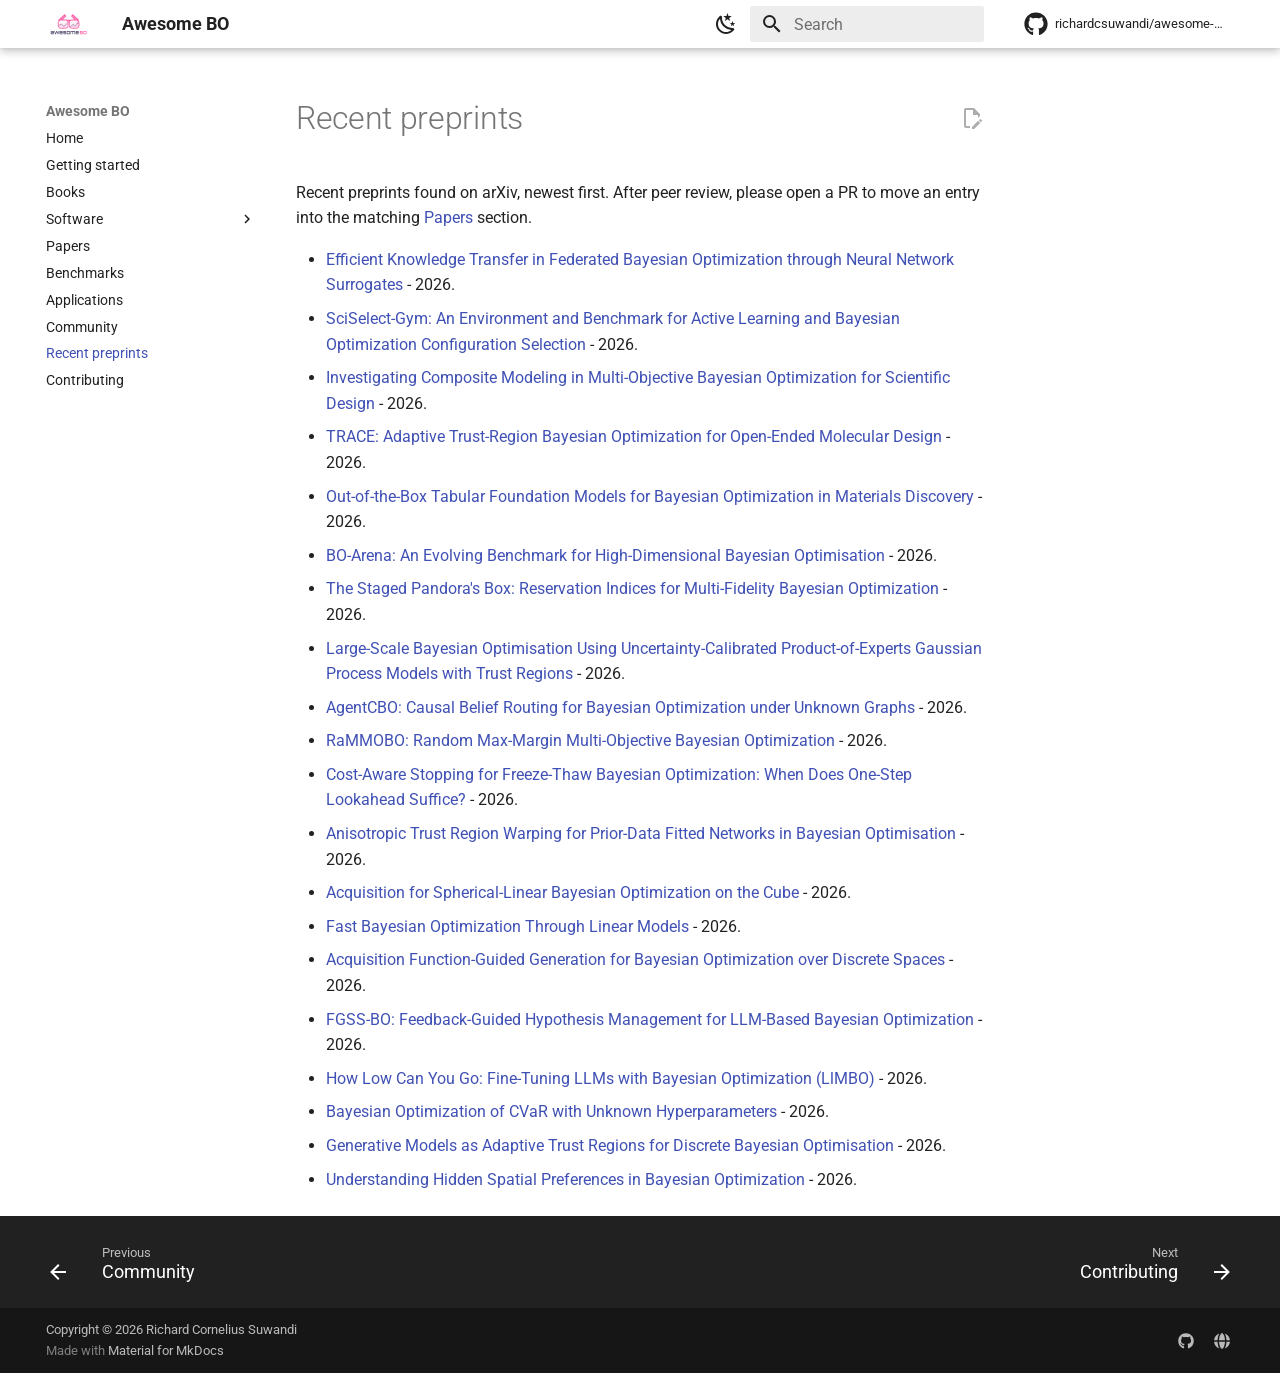
<file: preprints/index.html>
<!doctype html>
<html lang="en" class="no-js">
  <head>
    
      <meta charset="utf-8">
      <meta name="viewport" content="width=device-width,initial-scale=1">
      
        <meta name="description" content="Bayesian optimization of expensive black-box functions.">
      
      
      
        <link rel="canonical" href="https://richardcsuwandi.github.io/awesome-bo/preprints/">
      
      
        <link rel="prev" href="../community/">
      
      
        <link rel="next" href="../contributing/">
      
      
        
      
      
      <link rel="icon" href="../assets/logo.svg">
      <meta name="generator" content="mkdocs-1.6.1, mkdocs-material-9.8.1">
    
    
      
        <title>Recent preprints - Awesome BO</title>
      
    
    
      <link rel="stylesheet" href="../assets/stylesheets/main.57a0d79d.min.css">
      
        
        <link rel="stylesheet" href="../assets/stylesheets/palette.fb2fffe2.min.css">
      
      


    
    
      
    
    
      
        
        
        <link rel="preconnect" href="https://fonts.gstatic.com" crossorigin>
        <link rel="stylesheet" href="https://fonts.googleapis.com/css?family=Roboto:300,300i,400,400i,700,700i%7CRoboto+Mono:400,400i,700,700i&display=fallback">
        <style>:root{--md-text-font:"Roboto";--md-code-font:"Roboto Mono"}</style>
      
    
    
      <link rel="stylesheet" href="../stylesheets/extra.css">
    
    <script>__md_scope=new URL("..",location),__md_hash=e=>[...e].reduce(((e,_)=>(e<<5)-e+_.charCodeAt(0)),0),__md_get=(e,_=localStorage,t=__md_scope)=>JSON.parse(_.getItem(t.pathname+"."+e)),__md_set=(e,_,t=localStorage,a=__md_scope)=>{try{t.setItem(a.pathname+"."+e,JSON.stringify(_))}catch(e){}}</script>
    
      

    
    
  </head>
  
  
    
    
      
    
    
    
    
    <body dir="ltr" data-md-color-scheme="default" data-md-color-primary="white" data-md-color-accent="deep-orange">
  
    
    <input class="md-toggle" data-md-toggle="drawer" type="checkbox" id="__drawer" autocomplete="off">
    <input class="md-toggle" data-md-toggle="search" type="checkbox" id="__search" autocomplete="off">
    <label class="md-overlay" for="__drawer"></label>
    <div data-md-component="skip">
      
        
        <a href="#recent-preprints" class="md-skip">
          Skip to content
        </a>
      
    </div>
    <div data-md-component="announce">
      
    </div>
    
    
      

  

<header class="md-header md-header--shadow" data-md-component="header">
  <nav class="md-header__inner md-grid" aria-label="Header">
    <a href=".." title="Awesome BO" class="md-header__button md-logo" aria-label="Awesome BO" data-md-component="logo">
      
  <img src="../assets/logo.svg" alt="logo">

    </a>
    <label class="md-header__button md-icon" for="__drawer">
      
      <svg xmlns="http://www.w3.org/2000/svg" viewBox="0 0 24 24"><path d="M3 6h18v2H3zm0 5h18v2H3zm0 5h18v2H3z"/></svg>
    </label>
    <div class="md-header__title" data-md-component="header-title">
      <div class="md-header__ellipsis">
        <div class="md-header__topic">
          <span class="md-ellipsis">
            Awesome BO
          </span>
        </div>
        <div class="md-header__topic" data-md-component="header-topic">
          <span class="md-ellipsis">
            
              Recent preprints
            
          </span>
        </div>
      </div>
    </div>
    
      
        <form class="md-header__option" data-md-component="palette">
  
    
    
    
    <input class="md-option" data-md-color-media="(prefers-color-scheme: light)" data-md-color-scheme="default" data-md-color-primary="white" data-md-color-accent="deep-orange"  aria-label="Switch to dark mode"  type="radio" name="__palette" id="__palette_0">
    
      <label class="md-header__button md-icon" title="Switch to dark mode" for="__palette_1" hidden>
        <svg xmlns="http://www.w3.org/2000/svg" viewBox="0 0 24 24"><path d="m17.75 4.09-2.53 1.94.91 3.06-2.63-1.81-2.63 1.81.91-3.06-2.53-1.94L12.44 4l1.06-3 1.06 3zm3.5 6.91-1.64 1.25.59 1.98-1.7-1.17-1.7 1.17.59-1.98L15.75 11l2.06-.05L18.5 9l.69 1.95zm-2.28 4.95c.83-.08 1.72 1.1 1.19 1.85-.32.45-.66.87-1.08 1.27C15.17 23 8.84 23 4.94 19.07c-3.91-3.9-3.91-10.24 0-14.14.4-.4.82-.76 1.27-1.08.75-.53 1.93.36 1.85 1.19-.27 2.86.69 5.83 2.89 8.02a9.96 9.96 0 0 0 8.02 2.89m-1.64 2.02a12.08 12.08 0 0 1-7.8-3.47c-2.17-2.19-3.33-5-3.49-7.82-2.81 3.14-2.7 7.96.31 10.98 3.02 3.01 7.84 3.12 10.98.31"/></svg>
      </label>
    
  
    
    
    
    <input class="md-option" data-md-color-media="(prefers-color-scheme: dark)" data-md-color-scheme="slate" data-md-color-primary="black" data-md-color-accent="deep-orange"  aria-label="Switch to light mode"  type="radio" name="__palette" id="__palette_1">
    
      <label class="md-header__button md-icon" title="Switch to light mode" for="__palette_0" hidden>
        <svg xmlns="http://www.w3.org/2000/svg" viewBox="0 0 24 24"><path d="M12 7a5 5 0 0 1 5 5 5 5 0 0 1-5 5 5 5 0 0 1-5-5 5 5 0 0 1 5-5m0 2a3 3 0 0 0-3 3 3 3 0 0 0 3 3 3 3 0 0 0 3-3 3 3 0 0 0-3-3m0-7 2.39 3.42C13.65 5.15 12.84 5 12 5s-1.65.15-2.39.42zM3.34 7l4.16-.35A7.2 7.2 0 0 0 5.94 8.5c-.44.74-.69 1.5-.83 2.29zm.02 10 1.76-3.77a7.131 7.131 0 0 0 2.38 4.14zM20.65 7l-1.77 3.79a7.02 7.02 0 0 0-2.38-4.15zm-.01 10-4.14.36c.59-.51 1.12-1.14 1.54-1.86.42-.73.69-1.5.83-2.29zM12 22l-2.41-3.44c.74.27 1.55.44 2.41.44.82 0 1.63-.17 2.37-.44z"/></svg>
      </label>
    
  
</form>
      
    
    
      <script>var palette=__md_get("__palette");if(palette&&palette.color){if("(prefers-color-scheme)"===palette.color.media){var media=matchMedia("(prefers-color-scheme: light)"),input=document.querySelector(media.matches?"[data-md-color-media='(prefers-color-scheme: light)']":"[data-md-color-media='(prefers-color-scheme: dark)']");palette.color.media=input.getAttribute("data-md-color-media"),palette.color.scheme=input.getAttribute("data-md-color-scheme"),palette.color.primary=input.getAttribute("data-md-color-primary"),palette.color.accent=input.getAttribute("data-md-color-accent")}for(var[key,value]of Object.entries(palette.color))document.body.setAttribute("data-md-color-"+key,value)}</script>
    
    
    
      
      
        <label class="md-header__button md-icon" for="__search">
          
          <svg xmlns="http://www.w3.org/2000/svg" viewBox="0 0 24 24"><path d="M9.5 3A6.5 6.5 0 0 1 16 9.5c0 1.61-.59 3.09-1.56 4.23l.27.27h.79l5 5-1.5 1.5-5-5v-.79l-.27-.27A6.52 6.52 0 0 1 9.5 16 6.5 6.5 0 0 1 3 9.5 6.5 6.5 0 0 1 9.5 3m0 2C7 5 5 7 5 9.5S7 14 9.5 14 14 12 14 9.5 12 5 9.5 5"/></svg>
        </label>
        <div class="md-search" data-md-component="search" role="dialog">
  <label class="md-search__overlay" for="__search"></label>
  <div class="md-search__inner" role="search">
    <form class="md-search__form" name="search">
      <input type="text" class="md-search__input" name="query" aria-label="Search" placeholder="Search" autocapitalize="off" autocorrect="off" autocomplete="off" spellcheck="false" data-md-component="search-query" required>
      <label class="md-search__icon md-icon" for="__search">
        
        <svg xmlns="http://www.w3.org/2000/svg" viewBox="0 0 24 24"><path d="M9.5 3A6.5 6.5 0 0 1 16 9.5c0 1.61-.59 3.09-1.56 4.23l.27.27h.79l5 5-1.5 1.5-5-5v-.79l-.27-.27A6.52 6.52 0 0 1 9.5 16 6.5 6.5 0 0 1 3 9.5 6.5 6.5 0 0 1 9.5 3m0 2C7 5 5 7 5 9.5S7 14 9.5 14 14 12 14 9.5 12 5 9.5 5"/></svg>
        
        <svg xmlns="http://www.w3.org/2000/svg" viewBox="0 0 24 24"><path d="M20 11v2H8l5.5 5.5-1.42 1.42L4.16 12l7.92-7.92L13.5 5.5 8 11z"/></svg>
      </label>
      <nav class="md-search__options" aria-label="Search">
        
        <button type="reset" class="md-search__icon md-icon" title="Clear" aria-label="Clear" tabindex="-1">
          
          <svg xmlns="http://www.w3.org/2000/svg" viewBox="0 0 24 24"><path d="M19 6.41 17.59 5 12 10.59 6.41 5 5 6.41 10.59 12 5 17.59 6.41 19 12 13.41 17.59 19 19 17.59 13.41 12z"/></svg>
        </button>
      </nav>
      
        <div class="md-search__suggest" data-md-component="search-suggest"></div>
      
    </form>
    <div class="md-search__output">
      <div class="md-search__scrollwrap" tabindex="0" data-md-scrollfix>
        <div class="md-search-result" data-md-component="search-result">
          <div class="md-search-result__meta">
            Initializing search
          </div>
          <ol class="md-search-result__list" role="presentation"></ol>
        </div>
      </div>
    </div>
  </div>
</div>
      
    
    
      <div class="md-header__source">
        <a href="https://github.com/richardcsuwandi/awesome-bo" title="Go to repository" class="md-source" data-md-component="source">
  <div class="md-source__icon md-icon">
    
    <svg xmlns="http://www.w3.org/2000/svg" viewBox="0 0 512 512"><!--! Font Awesome Free 7.1.0 by @fontawesome - https://fontawesome.com License - https://fontawesome.com/license/free (Icons: CC BY 4.0, Fonts: SIL OFL 1.1, Code: MIT License) Copyright 2025 Fonticons, Inc.--><path d="M173.9 397.4c0 2-2.3 3.6-5.2 3.6-3.3.3-5.6-1.3-5.6-3.6 0-2 2.3-3.6 5.2-3.6 3-.3 5.6 1.3 5.6 3.6m-31.1-4.5c-.7 2 1.3 4.3 4.3 4.9 2.6 1 5.6 0 6.2-2s-1.3-4.3-4.3-5.2c-2.6-.7-5.5.3-6.2 2.3m44.2-1.7c-2.9.7-4.9 2.6-4.6 4.9.3 2 2.9 3.3 5.9 2.6 2.9-.7 4.9-2.6 4.6-4.6-.3-1.9-3-3.2-5.9-2.9M252.8 8C114.1 8 8 113.3 8 252c0 110.9 69.8 205.8 169.5 239.2 12.8 2.3 17.3-5.6 17.3-12.1 0-6.2-.3-40.4-.3-61.4 0 0-70 15-84.7-29.8 0 0-11.4-29.1-27.8-36.6 0 0-22.9-15.7 1.6-15.4 0 0 24.9 2 38.6 25.8 21.9 38.6 58.6 27.5 72.9 20.9 2.3-16 8.8-27.1 16-33.7-55.9-6.2-112.3-14.3-112.3-110.5 0-27.5 7.6-41.3 23.6-58.9-2.6-6.5-11.1-33.3 2.6-67.9 20.9-6.5 69 27 69 27 20-5.6 41.5-8.5 62.8-8.5s42.8 2.9 62.8 8.5c0 0 48.1-33.6 69-27 13.7 34.7 5.2 61.4 2.6 67.9 16 17.7 25.8 31.5 25.8 58.9 0 96.5-58.9 104.2-114.8 110.5 9.2 7.9 17 22.9 17 46.4 0 33.7-.3 75.4-.3 83.6 0 6.5 4.6 14.4 17.3 12.1C436.2 457.8 504 362.9 504 252 504 113.3 391.5 8 252.8 8M105.2 352.9c-1.3 1-1 3.3.7 5.2 1.6 1.6 3.9 2.3 5.2 1 1.3-1 1-3.3-.7-5.2-1.6-1.6-3.9-2.3-5.2-1m-10.8-8.1c-.7 1.3.3 2.9 2.3 3.9 1.6 1 3.6.7 4.3-.7.7-1.3-.3-2.9-2.3-3.9-2-.6-3.6-.3-4.3.7m32.4 35.6c-1.6 1.3-1 4.3 1.3 6.2 2.3 2.3 5.2 2.6 6.5 1 1.3-1.3.7-4.3-1.3-6.2-2.2-2.3-5.2-2.6-6.5-1m-11.4-14.7c-1.6 1-1.6 3.6 0 5.9s4.3 3.3 5.6 2.3c1.6-1.3 1.6-3.9 0-6.2-1.4-2.3-4-3.3-5.6-2"/></svg>
  </div>
  <div class="md-source__repository">
    richardcsuwandi/awesome-bo
  </div>
</a>
      </div>
    
  </nav>
  
</header>
    
    <div class="md-container" data-md-component="container">
      
      
        
          
        
      
      <main class="md-main" data-md-component="main">
        <div class="md-main__inner md-grid">
          
            
              
              <div class="md-sidebar md-sidebar--primary" data-md-component="sidebar" data-md-type="navigation" >
                <div class="md-sidebar__scrollwrap">
                  <div class="md-sidebar__inner">
                    



<nav class="md-nav md-nav--primary" aria-label="Navigation" data-md-level="0">
  <label class="md-nav__title" for="__drawer">
    <a href=".." title="Awesome BO" class="md-nav__button md-logo" aria-label="Awesome BO" data-md-component="logo">
      
  <img src="../assets/logo.svg" alt="logo">

    </a>
    Awesome BO
  </label>
  
    <div class="md-nav__source">
      <a href="https://github.com/richardcsuwandi/awesome-bo" title="Go to repository" class="md-source" data-md-component="source">
  <div class="md-source__icon md-icon">
    
    <svg xmlns="http://www.w3.org/2000/svg" viewBox="0 0 512 512"><!--! Font Awesome Free 7.1.0 by @fontawesome - https://fontawesome.com License - https://fontawesome.com/license/free (Icons: CC BY 4.0, Fonts: SIL OFL 1.1, Code: MIT License) Copyright 2025 Fonticons, Inc.--><path d="M173.9 397.4c0 2-2.3 3.6-5.2 3.6-3.3.3-5.6-1.3-5.6-3.6 0-2 2.3-3.6 5.2-3.6 3-.3 5.6 1.3 5.6 3.6m-31.1-4.5c-.7 2 1.3 4.3 4.3 4.9 2.6 1 5.6 0 6.2-2s-1.3-4.3-4.3-5.2c-2.6-.7-5.5.3-6.2 2.3m44.2-1.7c-2.9.7-4.9 2.6-4.6 4.9.3 2 2.9 3.3 5.9 2.6 2.9-.7 4.9-2.6 4.6-4.6-.3-1.9-3-3.2-5.9-2.9M252.8 8C114.1 8 8 113.3 8 252c0 110.9 69.8 205.8 169.5 239.2 12.8 2.3 17.3-5.6 17.3-12.1 0-6.2-.3-40.4-.3-61.4 0 0-70 15-84.7-29.8 0 0-11.4-29.1-27.8-36.6 0 0-22.9-15.7 1.6-15.4 0 0 24.9 2 38.6 25.8 21.9 38.6 58.6 27.5 72.9 20.9 2.3-16 8.8-27.1 16-33.7-55.9-6.2-112.3-14.3-112.3-110.5 0-27.5 7.6-41.3 23.6-58.9-2.6-6.5-11.1-33.3 2.6-67.9 20.9-6.5 69 27 69 27 20-5.6 41.5-8.5 62.8-8.5s42.8 2.9 62.8 8.5c0 0 48.1-33.6 69-27 13.7 34.7 5.2 61.4 2.6 67.9 16 17.7 25.8 31.5 25.8 58.9 0 96.5-58.9 104.2-114.8 110.5 9.2 7.9 17 22.9 17 46.4 0 33.7-.3 75.4-.3 83.6 0 6.5 4.6 14.4 17.3 12.1C436.2 457.8 504 362.9 504 252 504 113.3 391.5 8 252.8 8M105.2 352.9c-1.3 1-1 3.3.7 5.2 1.6 1.6 3.9 2.3 5.2 1 1.3-1 1-3.3-.7-5.2-1.6-1.6-3.9-2.3-5.2-1m-10.8-8.1c-.7 1.3.3 2.9 2.3 3.9 1.6 1 3.6.7 4.3-.7.7-1.3-.3-2.9-2.3-3.9-2-.6-3.6-.3-4.3.7m32.4 35.6c-1.6 1.3-1 4.3 1.3 6.2 2.3 2.3 5.2 2.6 6.5 1 1.3-1.3.7-4.3-1.3-6.2-2.2-2.3-5.2-2.6-6.5-1m-11.4-14.7c-1.6 1-1.6 3.6 0 5.9s4.3 3.3 5.6 2.3c1.6-1.3 1.6-3.9 0-6.2-1.4-2.3-4-3.3-5.6-2"/></svg>
  </div>
  <div class="md-source__repository">
    richardcsuwandi/awesome-bo
  </div>
</a>
    </div>
  
  <ul class="md-nav__list" data-md-scrollfix>
    
      
      
  
  
  
  
    <li class="md-nav__item">
      <a href=".." class="md-nav__link">
        
  
  
  <span class="md-ellipsis">
    
  
    Home
  

    
  </span>
  
  

      </a>
    </li>
  

    
      
      
  
  
  
  
    <li class="md-nav__item">
      <a href="../getting-started/" class="md-nav__link">
        
  
  
  <span class="md-ellipsis">
    
  
    Getting started
  

    
  </span>
  
  

      </a>
    </li>
  

    
      
      
  
  
  
  
    <li class="md-nav__item">
      <a href="../books/" class="md-nav__link">
        
  
  
  <span class="md-ellipsis">
    
  
    Books
  

    
  </span>
  
  

      </a>
    </li>
  

    
      
      
  
  
  
  
    
    
      
        
      
        
      
    
    
    
    
    <li class="md-nav__item md-nav__item--nested">
      
        
        
        <input class="md-nav__toggle md-toggle " type="checkbox" id="__nav_4" >
        
          
          <label class="md-nav__link" for="__nav_4" id="__nav_4_label" tabindex="0">
            
  
  
  <span class="md-ellipsis">
    
  
    Software
  

    
  </span>
  
  

            <span class="md-nav__icon md-icon"></span>
          </label>
        
        <nav class="md-nav" data-md-level="1" aria-labelledby="__nav_4_label" aria-expanded="false">
          <label class="md-nav__title" for="__nav_4">
            <span class="md-nav__icon md-icon"></span>
            
  
    Software
  

          </label>
          <ul class="md-nav__list" data-md-scrollfix>
            
              
                
  
  
  
  
    <li class="md-nav__item">
      <a href="../software/" class="md-nav__link">
        
  
  
  <span class="md-ellipsis">
    
  
    Active libraries
  

    
  </span>
  
  

      </a>
    </li>
  

              
            
              
                
  
  
  
  
    <li class="md-nav__item">
      <a href="../unmaintained/" class="md-nav__link">
        
  
  
  <span class="md-ellipsis">
    
  
    Unmaintained
  

    
  </span>
  
  

      </a>
    </li>
  

              
            
          </ul>
        </nav>
      
    </li>
  

    
      
      
  
  
  
  
    <li class="md-nav__item">
      <a href="../papers/" class="md-nav__link">
        
  
  
  <span class="md-ellipsis">
    
  
    Papers
  

    
  </span>
  
  

      </a>
    </li>
  

    
      
      
  
  
  
  
    <li class="md-nav__item">
      <a href="../benchmarks/" class="md-nav__link">
        
  
  
  <span class="md-ellipsis">
    
  
    Benchmarks
  

    
  </span>
  
  

      </a>
    </li>
  

    
      
      
  
  
  
  
    <li class="md-nav__item">
      <a href="../applications/" class="md-nav__link">
        
  
  
  <span class="md-ellipsis">
    
  
    Applications
  

    
  </span>
  
  

      </a>
    </li>
  

    
      
      
  
  
  
  
    <li class="md-nav__item">
      <a href="../community/" class="md-nav__link">
        
  
  
  <span class="md-ellipsis">
    
  
    Community
  

    
  </span>
  
  

      </a>
    </li>
  

    
      
      
  
  
    
  
  
  
    <li class="md-nav__item md-nav__item--active">
      
      <input class="md-nav__toggle md-toggle" type="checkbox" id="__toc">
      
      
        
      
      
      <a href="./" class="md-nav__link md-nav__link--active">
        
  
  
  <span class="md-ellipsis">
    
  
    Recent preprints
  

    
  </span>
  
  

      </a>
      
    </li>
  

    
      
      
  
  
  
  
    <li class="md-nav__item">
      <a href="../contributing/" class="md-nav__link">
        
  
  
  <span class="md-ellipsis">
    
  
    Contributing
  

    
  </span>
  
  

      </a>
    </li>
  

    
  </ul>
</nav>
                  </div>
                </div>
              </div>
            
            
              
              <div class="md-sidebar md-sidebar--secondary" data-md-component="sidebar" data-md-type="toc" >
                <div class="md-sidebar__scrollwrap">
                  <div class="md-sidebar__inner">
                    

<nav class="md-nav md-nav--secondary" aria-label="Table of contents">
  
  
  
    
  
  
</nav>
                  </div>
                </div>
              </div>
            
          
          
            <div class="md-content" data-md-component="content">
              
              <article class="md-content__inner md-typeset">
                
                  


  
    <a href="https://github.com/richardcsuwandi/awesome-bo/edit/main/docs/preprints.md" title="Edit this page" class="md-content__button md-icon" rel="edit">
      
      <svg xmlns="http://www.w3.org/2000/svg" viewBox="0 0 24 24"><path d="M10 20H6V4h7v5h5v3.1l2-2V8l-6-6H6c-1.1 0-2 .9-2 2v16c0 1.1.9 2 2 2h4zm10.2-7c.1 0 .3.1.4.2l1.3 1.3c.2.2.2.6 0 .8l-1 1-2.1-2.1 1-1c.1-.1.2-.2.4-.2m0 3.9L14.1 23H12v-2.1l6.1-6.1z"/></svg>
    </a>
  
  


<h1 id="recent-preprints">Recent preprints<a class="headerlink" href="#recent-preprints" title="Permanent link">&para;</a></h1>
<p>Recent preprints found on arXiv, newest first. After peer review, please open a PR to move an entry into the matching <a href="../papers/">Papers</a> section.</p>
<ul>
<li><a href="https://arxiv.org/abs/2611.15707">Efficient Knowledge Transfer in Federated Bayesian Optimization through Neural Network Surrogates</a> - 2026.</li>
<li><a href="https://arxiv.org/abs/2611.15154">SciSelect-Gym: An Environment and Benchmark for Active Learning and Bayesian Optimization Configuration Selection</a> - 2026.</li>
<li><a href="https://arxiv.org/abs/2611.13565">Investigating Composite Modeling in Multi-Objective Bayesian Optimization for Scientific Design</a> - 2026.</li>
<li><a href="https://arxiv.org/abs/2611.12591">TRACE: Adaptive Trust-Region Bayesian Optimization for Open-Ended Molecular Design</a> - 2026.</li>
<li><a href="https://arxiv.org/abs/2611.12491">Out-of-the-Box Tabular Foundation Models for Bayesian Optimization in Materials Discovery</a> - 2026.</li>
<li><a href="https://arxiv.org/abs/2611.10198">BO-Arena: An Evolving Benchmark for High-Dimensional Bayesian Optimisation</a> - 2026.</li>
<li><a href="https://arxiv.org/abs/2611.02722">The Staged Pandora's Box: Reservation Indices for Multi-Fidelity Bayesian Optimization</a> - 2026.</li>
<li><a href="https://arxiv.org/abs/2611.01984">Large-Scale Bayesian Optimisation Using Uncertainty-Calibrated Product-of-Experts Gaussian Process Models with Trust Regions</a> - 2026.</li>
<li><a href="https://arxiv.org/abs/2611.01317">AgentCBO: Causal Belief Routing for Bayesian Optimization under Unknown Graphs</a> - 2026.</li>
<li><a href="https://arxiv.org/abs/2611.00312">RaMMOBO: Random Max-Margin Multi-Objective Bayesian Optimization</a> - 2026.</li>
<li><a href="https://arxiv.org/abs/2610.42085">Cost-Aware Stopping for Freeze-Thaw Bayesian Optimization: When Does One-Step Lookahead Suffice?</a> - 2026.</li>
<li><a href="https://arxiv.org/abs/2610.37737">Anisotropic Trust Region Warping for Prior-Data Fitted Networks in Bayesian Optimisation</a> - 2026.</li>
<li><a href="https://arxiv.org/abs/2610.32628">Acquisition for Spherical-Linear Bayesian Optimization on the Cube</a> - 2026.</li>
<li><a href="https://arxiv.org/abs/2610.29580">Fast Bayesian Optimization Through Linear Models</a> - 2026.</li>
<li><a href="https://arxiv.org/abs/2610.22763">Acquisition Function-Guided Generation for Bayesian Optimization over Discrete Spaces</a> - 2026.</li>
<li><a href="https://arxiv.org/abs/2610.21246">FGSS-BO: Feedback-Guided Hypothesis Management for LLM-Based Bayesian Optimization</a> - 2026.</li>
<li><a href="https://arxiv.org/abs/2610.18504">How Low Can You Go: Fine-Tuning LLMs with Bayesian Optimization (LlMBO)</a> - 2026.</li>
<li><a href="https://arxiv.org/abs/2610.18306">Bayesian Optimization of CVaR with Unknown Hyperparameters</a> - 2026.</li>
<li><a href="https://arxiv.org/abs/2610.16992">Generative Models as Adaptive Trust Regions for Discrete Bayesian Optimisation</a> - 2026.</li>
<li><a href="https://arxiv.org/abs/2610.14696">Understanding Hidden Spatial Preferences in Bayesian Optimization</a> - 2026.</li>
</ul>












                
              </article>
            </div>
          
          
  <script>var tabs=__md_get("__tabs");if(Array.isArray(tabs))e:for(var set of document.querySelectorAll(".tabbed-set")){var labels=set.querySelector(".tabbed-labels");for(var tab of tabs)for(var label of labels.getElementsByTagName("label"))if(label.innerText.trim()===tab){var input=document.getElementById(label.htmlFor);input.checked=!0;continue e}}</script>

<script>var target=document.getElementById(location.hash.slice(1));target&&target.name&&(target.checked=target.name.startsWith("__tabbed_"))</script>
        </div>
        
          <button type="button" class="md-top md-icon" data-md-component="top" hidden>
  
  <svg xmlns="http://www.w3.org/2000/svg" viewBox="0 0 24 24"><path d="M13 20h-2V8l-5.5 5.5-1.42-1.42L12 4.16l7.92 7.92-1.42 1.42L13 8z"/></svg>
  Back to top
</button>
        
      </main>
      
        <footer class="md-footer">
  
    
      
      <nav class="md-footer__inner md-grid" aria-label="Footer" >
        
          
          <a href="../community/" class="md-footer__link md-footer__link--prev" aria-label="Previous: Community">
            <div class="md-footer__button md-icon">
              
              <svg xmlns="http://www.w3.org/2000/svg" viewBox="0 0 24 24"><path d="M20 11v2H8l5.5 5.5-1.42 1.42L4.16 12l7.92-7.92L13.5 5.5 8 11z"/></svg>
            </div>
            <div class="md-footer__title">
              <span class="md-footer__direction">
                Previous
              </span>
              <div class="md-ellipsis">
                Community
              </div>
            </div>
          </a>
        
        
          
          <a href="../contributing/" class="md-footer__link md-footer__link--next" aria-label="Next: Contributing">
            <div class="md-footer__title">
              <span class="md-footer__direction">
                Next
              </span>
              <div class="md-ellipsis">
                Contributing
              </div>
            </div>
            <div class="md-footer__button md-icon">
              
              <svg xmlns="http://www.w3.org/2000/svg" viewBox="0 0 24 24"><path d="M4 11v2h12l-5.5 5.5 1.42 1.42L19.84 12l-7.92-7.92L10.5 5.5 16 11z"/></svg>
            </div>
          </a>
        
      </nav>
    
  
  <div class="md-footer-meta md-typeset">
    <div class="md-footer-meta__inner md-grid">
      <div class="md-copyright">
  
    <div class="md-copyright__highlight">
      Copyright &copy; 2026 Richard Cornelius Suwandi
    </div>
  
  
    Made with
    <a href="https://squidfunk.github.io/mkdocs-material/" target="_blank" rel="noopener">
      Material for MkDocs
    </a>
  
</div>
      
        
<div class="md-social">
  
    
    
    
    
      
      
    
    <a href="https://github.com/richardcsuwandi/awesome-bo" target="_blank" rel="noopener" title="github.com" class="md-social__link">
      <svg xmlns="http://www.w3.org/2000/svg" viewBox="0 0 512 512"><!--! Font Awesome Free 7.1.0 by @fontawesome - https://fontawesome.com License - https://fontawesome.com/license/free (Icons: CC BY 4.0, Fonts: SIL OFL 1.1, Code: MIT License) Copyright 2025 Fonticons, Inc.--><path d="M173.9 397.4c0 2-2.3 3.6-5.2 3.6-3.3.3-5.6-1.3-5.6-3.6 0-2 2.3-3.6 5.2-3.6 3-.3 5.6 1.3 5.6 3.6m-31.1-4.5c-.7 2 1.3 4.3 4.3 4.9 2.6 1 5.6 0 6.2-2s-1.3-4.3-4.3-5.2c-2.6-.7-5.5.3-6.2 2.3m44.2-1.7c-2.9.7-4.9 2.6-4.6 4.9.3 2 2.9 3.3 5.9 2.6 2.9-.7 4.9-2.6 4.6-4.6-.3-1.9-3-3.2-5.9-2.9M252.8 8C114.1 8 8 113.3 8 252c0 110.9 69.8 205.8 169.5 239.2 12.8 2.3 17.3-5.6 17.3-12.1 0-6.2-.3-40.4-.3-61.4 0 0-70 15-84.7-29.8 0 0-11.4-29.1-27.8-36.6 0 0-22.9-15.7 1.6-15.4 0 0 24.9 2 38.6 25.8 21.9 38.6 58.6 27.5 72.9 20.9 2.3-16 8.8-27.1 16-33.7-55.9-6.2-112.3-14.3-112.3-110.5 0-27.5 7.6-41.3 23.6-58.9-2.6-6.5-11.1-33.3 2.6-67.9 20.9-6.5 69 27 69 27 20-5.6 41.5-8.5 62.8-8.5s42.8 2.9 62.8 8.5c0 0 48.1-33.6 69-27 13.7 34.7 5.2 61.4 2.6 67.9 16 17.7 25.8 31.5 25.8 58.9 0 96.5-58.9 104.2-114.8 110.5 9.2 7.9 17 22.9 17 46.4 0 33.7-.3 75.4-.3 83.6 0 6.5 4.6 14.4 17.3 12.1C436.2 457.8 504 362.9 504 252 504 113.3 391.5 8 252.8 8M105.2 352.9c-1.3 1-1 3.3.7 5.2 1.6 1.6 3.9 2.3 5.2 1 1.3-1 1-3.3-.7-5.2-1.6-1.6-3.9-2.3-5.2-1m-10.8-8.1c-.7 1.3.3 2.9 2.3 3.9 1.6 1 3.6.7 4.3-.7.7-1.3-.3-2.9-2.3-3.9-2-.6-3.6-.3-4.3.7m32.4 35.6c-1.6 1.3-1 4.3 1.3 6.2 2.3 2.3 5.2 2.6 6.5 1 1.3-1.3.7-4.3-1.3-6.2-2.2-2.3-5.2-2.6-6.5-1m-11.4-14.7c-1.6 1-1.6 3.6 0 5.9s4.3 3.3 5.6 2.3c1.6-1.3 1.6-3.9 0-6.2-1.4-2.3-4-3.3-5.6-2"/></svg>
    </a>
  
    
    
    
    
      
      
    
    <a href="https://richardcsuwandi.github.io" target="_blank" rel="noopener" title="richardcsuwandi.github.io" class="md-social__link">
      <svg xmlns="http://www.w3.org/2000/svg" viewBox="0 0 512 512"><!--! Font Awesome Free 7.1.0 by @fontawesome - https://fontawesome.com License - https://fontawesome.com/license/free (Icons: CC BY 4.0, Fonts: SIL OFL 1.1, Code: MIT License) Copyright 2025 Fonticons, Inc.--><path d="M351.9 280H161c2.9 64.5 17.2 123.9 37.5 167.4 11.4 24.5 23.7 41.8 35.1 52.4 11.2 10.5 18.9 12.2 22.9 12.2s11.7-1.7 22.9-12.2c11.4-10.6 23.7-28 35.1-52.4 20.3-43.5 34.6-102.9 37.5-167.4zm-191-48h190.9c-2.8-64.5-17.1-123.9-37.4-167.4-11.4-24.4-23.7-41.8-35.1-52.4C268.1 1.7 260.4 0 256.4 0s-11.7 1.7-22.9 12.2c-11.4 10.6-23.7 28-35.1 52.4-20.3 43.5-34.6 102.9-37.5 167.4m-48 0c3.5-85.6 25.6-165.1 57.9-217.3C78.7 47.3 10.9 131.2 1.5 232zM1.5 280c9.4 100.8 77.2 184.7 169.3 217.3-32.3-52.2-54.4-131.7-57.9-217.3zm398.4 0c-3.5 85.6-25.6 165.1-57.9 217.3 92.1-32.7 159.9-116.5 169.3-217.3zm111.4-48C501.9 131.2 434.1 47.3 342 14.7c32.3 52.2 54.4 131.7 57.9 217.3z"/></svg>
    </a>
  
</div>
      
    </div>
  </div>
</footer>
      
    </div>
    <div class="md-dialog" data-md-component="dialog">
      <div class="md-dialog__inner md-typeset"></div>
    </div>
    
    
    
      
      
      <script id="__config" type="application/json">{"annotate": null, "base": "..", "features": ["navigation.indexes", "navigation.top", "navigation.footer", "search.suggest", "search.highlight", "content.code.copy", "content.tabs.link", "content.action.edit", "toc.follow"], "search": "../assets/javascripts/workers/search.a7633da7.min.js", "tags": null, "translations": {"clipboard.copied": "Copied to clipboard", "clipboard.copy": "Copy to clipboard", "search.result.more.one": "1 more on this page", "search.result.more.other": "# more on this page", "search.result.none": "No matching documents", "search.result.one": "1 matching document", "search.result.other": "# matching documents", "search.result.placeholder": "Type to start searching", "search.result.term.missing": "Missing", "select.version": "Select version"}, "version": null}</script>
    
    
      <script src="../assets/javascripts/bundle.a5f9d56c.min.js"></script>
      
    
  </body>
</html>
</file>
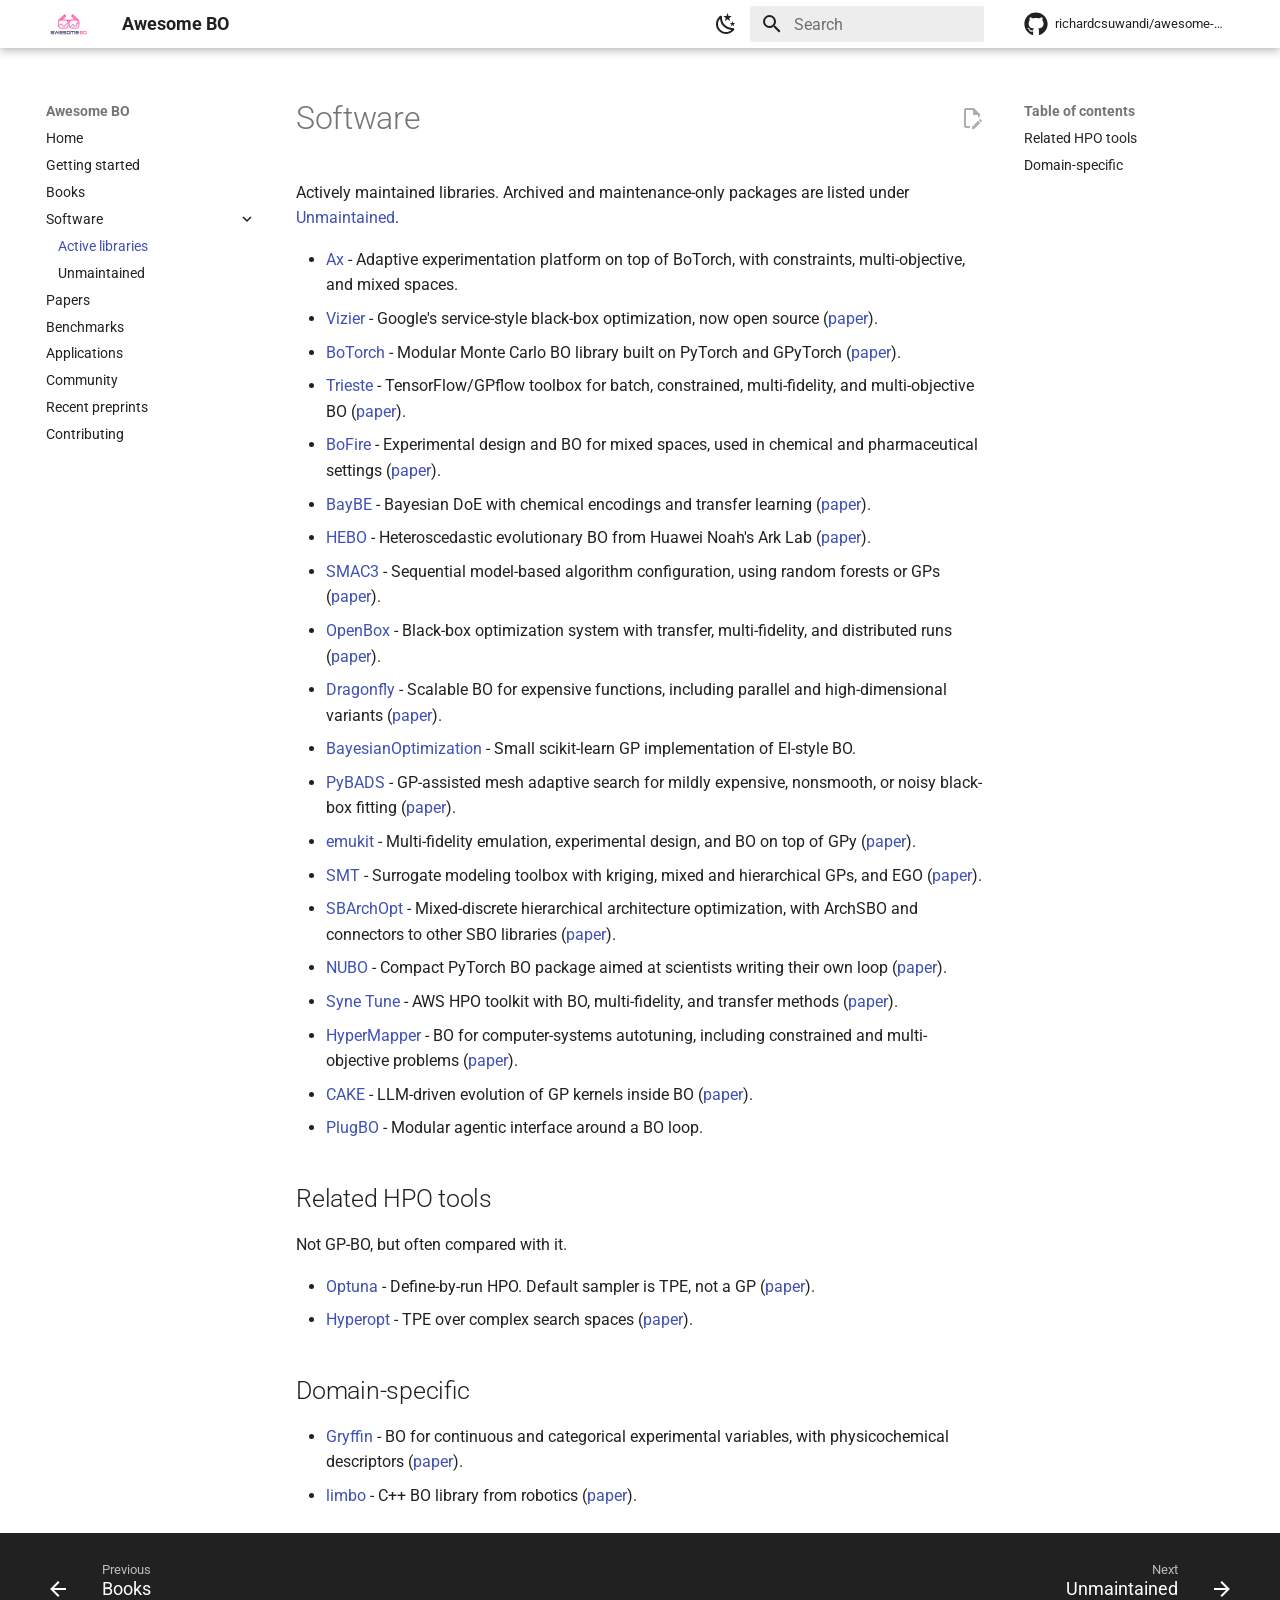
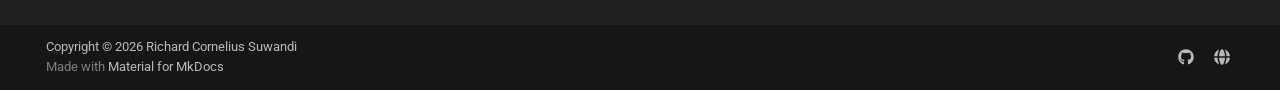
<file: software/index.html>
<!doctype html>
<html lang="en" class="no-js">
  <head>
    
      <meta charset="utf-8">
      <meta name="viewport" content="width=device-width,initial-scale=1">
      
        <meta name="description" content="Bayesian optimization of expensive black-box functions.">
      
      
      
        <link rel="canonical" href="https://richardcsuwandi.github.io/awesome-bo/software/">
      
      
        <link rel="prev" href="../books/">
      
      
        <link rel="next" href="../unmaintained/">
      
      
        
      
      
      <link rel="icon" href="../assets/logo.svg">
      <meta name="generator" content="mkdocs-1.6.1, mkdocs-material-9.8.1">
    
    
      
        <title>Active libraries - Awesome BO</title>
      
    
    
      <link rel="stylesheet" href="../assets/stylesheets/main.57a0d79d.min.css">
      
        
        <link rel="stylesheet" href="../assets/stylesheets/palette.fb2fffe2.min.css">
      
      


    
    
      
    
    
      
        
        
        <link rel="preconnect" href="https://fonts.gstatic.com" crossorigin>
        <link rel="stylesheet" href="https://fonts.googleapis.com/css?family=Roboto:300,300i,400,400i,700,700i%7CRoboto+Mono:400,400i,700,700i&display=fallback">
        <style>:root{--md-text-font:"Roboto";--md-code-font:"Roboto Mono"}</style>
      
    
    
      <link rel="stylesheet" href="../stylesheets/extra.css">
    
    <script>__md_scope=new URL("..",location),__md_hash=e=>[...e].reduce(((e,_)=>(e<<5)-e+_.charCodeAt(0)),0),__md_get=(e,_=localStorage,t=__md_scope)=>JSON.parse(_.getItem(t.pathname+"."+e)),__md_set=(e,_,t=localStorage,a=__md_scope)=>{try{t.setItem(a.pathname+"."+e,JSON.stringify(_))}catch(e){}}</script>
    
      

    
    
  </head>
  
  
    
    
      
    
    
    
    
    <body dir="ltr" data-md-color-scheme="default" data-md-color-primary="white" data-md-color-accent="deep-orange">
  
    
    <input class="md-toggle" data-md-toggle="drawer" type="checkbox" id="__drawer" autocomplete="off">
    <input class="md-toggle" data-md-toggle="search" type="checkbox" id="__search" autocomplete="off">
    <label class="md-overlay" for="__drawer"></label>
    <div data-md-component="skip">
      
        
        <a href="#software" class="md-skip">
          Skip to content
        </a>
      
    </div>
    <div data-md-component="announce">
      
    </div>
    
    
      

  

<header class="md-header md-header--shadow" data-md-component="header">
  <nav class="md-header__inner md-grid" aria-label="Header">
    <a href=".." title="Awesome BO" class="md-header__button md-logo" aria-label="Awesome BO" data-md-component="logo">
      
  <img src="../assets/logo.svg" alt="logo">

    </a>
    <label class="md-header__button md-icon" for="__drawer">
      
      <svg xmlns="http://www.w3.org/2000/svg" viewBox="0 0 24 24"><path d="M3 6h18v2H3zm0 5h18v2H3zm0 5h18v2H3z"/></svg>
    </label>
    <div class="md-header__title" data-md-component="header-title">
      <div class="md-header__ellipsis">
        <div class="md-header__topic">
          <span class="md-ellipsis">
            Awesome BO
          </span>
        </div>
        <div class="md-header__topic" data-md-component="header-topic">
          <span class="md-ellipsis">
            
              Active libraries
            
          </span>
        </div>
      </div>
    </div>
    
      
        <form class="md-header__option" data-md-component="palette">
  
    
    
    
    <input class="md-option" data-md-color-media="(prefers-color-scheme: light)" data-md-color-scheme="default" data-md-color-primary="white" data-md-color-accent="deep-orange"  aria-label="Switch to dark mode"  type="radio" name="__palette" id="__palette_0">
    
      <label class="md-header__button md-icon" title="Switch to dark mode" for="__palette_1" hidden>
        <svg xmlns="http://www.w3.org/2000/svg" viewBox="0 0 24 24"><path d="m17.75 4.09-2.53 1.94.91 3.06-2.63-1.81-2.63 1.81.91-3.06-2.53-1.94L12.44 4l1.06-3 1.06 3zm3.5 6.91-1.64 1.25.59 1.98-1.7-1.17-1.7 1.17.59-1.98L15.75 11l2.06-.05L18.5 9l.69 1.95zm-2.28 4.95c.83-.08 1.72 1.1 1.19 1.85-.32.45-.66.87-1.08 1.27C15.17 23 8.84 23 4.94 19.07c-3.91-3.9-3.91-10.24 0-14.14.4-.4.82-.76 1.27-1.08.75-.53 1.93.36 1.85 1.19-.27 2.86.69 5.83 2.89 8.02a9.96 9.96 0 0 0 8.02 2.89m-1.64 2.02a12.08 12.08 0 0 1-7.8-3.47c-2.17-2.19-3.33-5-3.49-7.82-2.81 3.14-2.7 7.96.31 10.98 3.02 3.01 7.84 3.12 10.98.31"/></svg>
      </label>
    
  
    
    
    
    <input class="md-option" data-md-color-media="(prefers-color-scheme: dark)" data-md-color-scheme="slate" data-md-color-primary="black" data-md-color-accent="deep-orange"  aria-label="Switch to light mode"  type="radio" name="__palette" id="__palette_1">
    
      <label class="md-header__button md-icon" title="Switch to light mode" for="__palette_0" hidden>
        <svg xmlns="http://www.w3.org/2000/svg" viewBox="0 0 24 24"><path d="M12 7a5 5 0 0 1 5 5 5 5 0 0 1-5 5 5 5 0 0 1-5-5 5 5 0 0 1 5-5m0 2a3 3 0 0 0-3 3 3 3 0 0 0 3 3 3 3 0 0 0 3-3 3 3 0 0 0-3-3m0-7 2.39 3.42C13.65 5.15 12.84 5 12 5s-1.65.15-2.39.42zM3.34 7l4.16-.35A7.2 7.2 0 0 0 5.94 8.5c-.44.74-.69 1.5-.83 2.29zm.02 10 1.76-3.77a7.131 7.131 0 0 0 2.38 4.14zM20.65 7l-1.77 3.79a7.02 7.02 0 0 0-2.38-4.15zm-.01 10-4.14.36c.59-.51 1.12-1.14 1.54-1.86.42-.73.69-1.5.83-2.29zM12 22l-2.41-3.44c.74.27 1.55.44 2.41.44.82 0 1.63-.17 2.37-.44z"/></svg>
      </label>
    
  
</form>
      
    
    
      <script>var palette=__md_get("__palette");if(palette&&palette.color){if("(prefers-color-scheme)"===palette.color.media){var media=matchMedia("(prefers-color-scheme: light)"),input=document.querySelector(media.matches?"[data-md-color-media='(prefers-color-scheme: light)']":"[data-md-color-media='(prefers-color-scheme: dark)']");palette.color.media=input.getAttribute("data-md-color-media"),palette.color.scheme=input.getAttribute("data-md-color-scheme"),palette.color.primary=input.getAttribute("data-md-color-primary"),palette.color.accent=input.getAttribute("data-md-color-accent")}for(var[key,value]of Object.entries(palette.color))document.body.setAttribute("data-md-color-"+key,value)}</script>
    
    
    
      
      
        <label class="md-header__button md-icon" for="__search">
          
          <svg xmlns="http://www.w3.org/2000/svg" viewBox="0 0 24 24"><path d="M9.5 3A6.5 6.5 0 0 1 16 9.5c0 1.61-.59 3.09-1.56 4.23l.27.27h.79l5 5-1.5 1.5-5-5v-.79l-.27-.27A6.52 6.52 0 0 1 9.5 16 6.5 6.5 0 0 1 3 9.5 6.5 6.5 0 0 1 9.5 3m0 2C7 5 5 7 5 9.5S7 14 9.5 14 14 12 14 9.5 12 5 9.5 5"/></svg>
        </label>
        <div class="md-search" data-md-component="search" role="dialog">
  <label class="md-search__overlay" for="__search"></label>
  <div class="md-search__inner" role="search">
    <form class="md-search__form" name="search">
      <input type="text" class="md-search__input" name="query" aria-label="Search" placeholder="Search" autocapitalize="off" autocorrect="off" autocomplete="off" spellcheck="false" data-md-component="search-query" required>
      <label class="md-search__icon md-icon" for="__search">
        
        <svg xmlns="http://www.w3.org/2000/svg" viewBox="0 0 24 24"><path d="M9.5 3A6.5 6.5 0 0 1 16 9.5c0 1.61-.59 3.09-1.56 4.23l.27.27h.79l5 5-1.5 1.5-5-5v-.79l-.27-.27A6.52 6.52 0 0 1 9.5 16 6.5 6.5 0 0 1 3 9.5 6.5 6.5 0 0 1 9.5 3m0 2C7 5 5 7 5 9.5S7 14 9.5 14 14 12 14 9.5 12 5 9.5 5"/></svg>
        
        <svg xmlns="http://www.w3.org/2000/svg" viewBox="0 0 24 24"><path d="M20 11v2H8l5.5 5.5-1.42 1.42L4.16 12l7.92-7.92L13.5 5.5 8 11z"/></svg>
      </label>
      <nav class="md-search__options" aria-label="Search">
        
        <button type="reset" class="md-search__icon md-icon" title="Clear" aria-label="Clear" tabindex="-1">
          
          <svg xmlns="http://www.w3.org/2000/svg" viewBox="0 0 24 24"><path d="M19 6.41 17.59 5 12 10.59 6.41 5 5 6.41 10.59 12 5 17.59 6.41 19 12 13.41 17.59 19 19 17.59 13.41 12z"/></svg>
        </button>
      </nav>
      
        <div class="md-search__suggest" data-md-component="search-suggest"></div>
      
    </form>
    <div class="md-search__output">
      <div class="md-search__scrollwrap" tabindex="0" data-md-scrollfix>
        <div class="md-search-result" data-md-component="search-result">
          <div class="md-search-result__meta">
            Initializing search
          </div>
          <ol class="md-search-result__list" role="presentation"></ol>
        </div>
      </div>
    </div>
  </div>
</div>
      
    
    
      <div class="md-header__source">
        <a href="https://github.com/richardcsuwandi/awesome-bo" title="Go to repository" class="md-source" data-md-component="source">
  <div class="md-source__icon md-icon">
    
    <svg xmlns="http://www.w3.org/2000/svg" viewBox="0 0 512 512"><!--! Font Awesome Free 7.1.0 by @fontawesome - https://fontawesome.com License - https://fontawesome.com/license/free (Icons: CC BY 4.0, Fonts: SIL OFL 1.1, Code: MIT License) Copyright 2025 Fonticons, Inc.--><path d="M173.9 397.4c0 2-2.3 3.6-5.2 3.6-3.3.3-5.6-1.3-5.6-3.6 0-2 2.3-3.6 5.2-3.6 3-.3 5.6 1.3 5.6 3.6m-31.1-4.5c-.7 2 1.3 4.3 4.3 4.9 2.6 1 5.6 0 6.2-2s-1.3-4.3-4.3-5.2c-2.6-.7-5.5.3-6.2 2.3m44.2-1.7c-2.9.7-4.9 2.6-4.6 4.9.3 2 2.9 3.3 5.9 2.6 2.9-.7 4.9-2.6 4.6-4.6-.3-1.9-3-3.2-5.9-2.9M252.8 8C114.1 8 8 113.3 8 252c0 110.9 69.8 205.8 169.5 239.2 12.8 2.3 17.3-5.6 17.3-12.1 0-6.2-.3-40.4-.3-61.4 0 0-70 15-84.7-29.8 0 0-11.4-29.1-27.8-36.6 0 0-22.9-15.7 1.6-15.4 0 0 24.9 2 38.6 25.8 21.9 38.6 58.6 27.5 72.9 20.9 2.3-16 8.8-27.1 16-33.7-55.9-6.2-112.3-14.3-112.3-110.5 0-27.5 7.6-41.3 23.6-58.9-2.6-6.5-11.1-33.3 2.6-67.9 20.9-6.5 69 27 69 27 20-5.6 41.5-8.5 62.8-8.5s42.8 2.9 62.8 8.5c0 0 48.1-33.6 69-27 13.7 34.7 5.2 61.4 2.6 67.9 16 17.7 25.8 31.5 25.8 58.9 0 96.5-58.9 104.2-114.8 110.5 9.2 7.9 17 22.9 17 46.4 0 33.7-.3 75.4-.3 83.6 0 6.5 4.6 14.4 17.3 12.1C436.2 457.8 504 362.9 504 252 504 113.3 391.5 8 252.8 8M105.2 352.9c-1.3 1-1 3.3.7 5.2 1.6 1.6 3.9 2.3 5.2 1 1.3-1 1-3.3-.7-5.2-1.6-1.6-3.9-2.3-5.2-1m-10.8-8.1c-.7 1.3.3 2.9 2.3 3.9 1.6 1 3.6.7 4.3-.7.7-1.3-.3-2.9-2.3-3.9-2-.6-3.6-.3-4.3.7m32.4 35.6c-1.6 1.3-1 4.3 1.3 6.2 2.3 2.3 5.2 2.6 6.5 1 1.3-1.3.7-4.3-1.3-6.2-2.2-2.3-5.2-2.6-6.5-1m-11.4-14.7c-1.6 1-1.6 3.6 0 5.9s4.3 3.3 5.6 2.3c1.6-1.3 1.6-3.9 0-6.2-1.4-2.3-4-3.3-5.6-2"/></svg>
  </div>
  <div class="md-source__repository">
    richardcsuwandi/awesome-bo
  </div>
</a>
      </div>
    
  </nav>
  
</header>
    
    <div class="md-container" data-md-component="container">
      
      
        
          
        
      
      <main class="md-main" data-md-component="main">
        <div class="md-main__inner md-grid">
          
            
              
              <div class="md-sidebar md-sidebar--primary" data-md-component="sidebar" data-md-type="navigation" >
                <div class="md-sidebar__scrollwrap">
                  <div class="md-sidebar__inner">
                    



<nav class="md-nav md-nav--primary" aria-label="Navigation" data-md-level="0">
  <label class="md-nav__title" for="__drawer">
    <a href=".." title="Awesome BO" class="md-nav__button md-logo" aria-label="Awesome BO" data-md-component="logo">
      
  <img src="../assets/logo.svg" alt="logo">

    </a>
    Awesome BO
  </label>
  
    <div class="md-nav__source">
      <a href="https://github.com/richardcsuwandi/awesome-bo" title="Go to repository" class="md-source" data-md-component="source">
  <div class="md-source__icon md-icon">
    
    <svg xmlns="http://www.w3.org/2000/svg" viewBox="0 0 512 512"><!--! Font Awesome Free 7.1.0 by @fontawesome - https://fontawesome.com License - https://fontawesome.com/license/free (Icons: CC BY 4.0, Fonts: SIL OFL 1.1, Code: MIT License) Copyright 2025 Fonticons, Inc.--><path d="M173.9 397.4c0 2-2.3 3.6-5.2 3.6-3.3.3-5.6-1.3-5.6-3.6 0-2 2.3-3.6 5.2-3.6 3-.3 5.6 1.3 5.6 3.6m-31.1-4.5c-.7 2 1.3 4.3 4.3 4.9 2.6 1 5.6 0 6.2-2s-1.3-4.3-4.3-5.2c-2.6-.7-5.5.3-6.2 2.3m44.2-1.7c-2.9.7-4.9 2.6-4.6 4.9.3 2 2.9 3.3 5.9 2.6 2.9-.7 4.9-2.6 4.6-4.6-.3-1.9-3-3.2-5.9-2.9M252.8 8C114.1 8 8 113.3 8 252c0 110.9 69.8 205.8 169.5 239.2 12.8 2.3 17.3-5.6 17.3-12.1 0-6.2-.3-40.4-.3-61.4 0 0-70 15-84.7-29.8 0 0-11.4-29.1-27.8-36.6 0 0-22.9-15.7 1.6-15.4 0 0 24.9 2 38.6 25.8 21.9 38.6 58.6 27.5 72.9 20.9 2.3-16 8.8-27.1 16-33.7-55.9-6.2-112.3-14.3-112.3-110.5 0-27.5 7.6-41.3 23.6-58.9-2.6-6.5-11.1-33.3 2.6-67.9 20.9-6.5 69 27 69 27 20-5.6 41.5-8.5 62.8-8.5s42.8 2.9 62.8 8.5c0 0 48.1-33.6 69-27 13.7 34.7 5.2 61.4 2.6 67.9 16 17.7 25.8 31.5 25.8 58.9 0 96.5-58.9 104.2-114.8 110.5 9.2 7.9 17 22.9 17 46.4 0 33.7-.3 75.4-.3 83.6 0 6.5 4.6 14.4 17.3 12.1C436.2 457.8 504 362.9 504 252 504 113.3 391.5 8 252.8 8M105.2 352.9c-1.3 1-1 3.3.7 5.2 1.6 1.6 3.9 2.3 5.2 1 1.3-1 1-3.3-.7-5.2-1.6-1.6-3.9-2.3-5.2-1m-10.8-8.1c-.7 1.3.3 2.9 2.3 3.9 1.6 1 3.6.7 4.3-.7.7-1.3-.3-2.9-2.3-3.9-2-.6-3.6-.3-4.3.7m32.4 35.6c-1.6 1.3-1 4.3 1.3 6.2 2.3 2.3 5.2 2.6 6.5 1 1.3-1.3.7-4.3-1.3-6.2-2.2-2.3-5.2-2.6-6.5-1m-11.4-14.7c-1.6 1-1.6 3.6 0 5.9s4.3 3.3 5.6 2.3c1.6-1.3 1.6-3.9 0-6.2-1.4-2.3-4-3.3-5.6-2"/></svg>
  </div>
  <div class="md-source__repository">
    richardcsuwandi/awesome-bo
  </div>
</a>
    </div>
  
  <ul class="md-nav__list" data-md-scrollfix>
    
      
      
  
  
  
  
    <li class="md-nav__item">
      <a href=".." class="md-nav__link">
        
  
  
  <span class="md-ellipsis">
    
  
    Home
  

    
  </span>
  
  

      </a>
    </li>
  

    
      
      
  
  
  
  
    <li class="md-nav__item">
      <a href="../getting-started/" class="md-nav__link">
        
  
  
  <span class="md-ellipsis">
    
  
    Getting started
  

    
  </span>
  
  

      </a>
    </li>
  

    
      
      
  
  
  
  
    <li class="md-nav__item">
      <a href="../books/" class="md-nav__link">
        
  
  
  <span class="md-ellipsis">
    
  
    Books
  

    
  </span>
  
  

      </a>
    </li>
  

    
      
      
  
  
    
  
  
  
    
    
      
        
      
        
      
    
    
    
    
    <li class="md-nav__item md-nav__item--active md-nav__item--nested">
      
        
        
        <input class="md-nav__toggle md-toggle " type="checkbox" id="__nav_4" checked>
        
          
          <label class="md-nav__link" for="__nav_4" id="__nav_4_label" tabindex="0">
            
  
  
  <span class="md-ellipsis">
    
  
    Software
  

    
  </span>
  
  

            <span class="md-nav__icon md-icon"></span>
          </label>
        
        <nav class="md-nav" data-md-level="1" aria-labelledby="__nav_4_label" aria-expanded="true">
          <label class="md-nav__title" for="__nav_4">
            <span class="md-nav__icon md-icon"></span>
            
  
    Software
  

          </label>
          <ul class="md-nav__list" data-md-scrollfix>
            
              
                
  
  
    
  
  
  
    <li class="md-nav__item md-nav__item--active">
      
      <input class="md-nav__toggle md-toggle" type="checkbox" id="__toc">
      
      
        
      
      
        <label class="md-nav__link md-nav__link--active" for="__toc">
          
  
  
  <span class="md-ellipsis">
    
  
    Active libraries
  

    
  </span>
  
  

          <span class="md-nav__icon md-icon"></span>
        </label>
      
      <a href="./" class="md-nav__link md-nav__link--active">
        
  
  
  <span class="md-ellipsis">
    
  
    Active libraries
  

    
  </span>
  
  

      </a>
      
        

<nav class="md-nav md-nav--secondary" aria-label="Table of contents">
  
  
  
    
  
  
    <label class="md-nav__title" for="__toc">
      <span class="md-nav__icon md-icon"></span>
      Table of contents
    </label>
    <ul class="md-nav__list" data-md-component="toc" data-md-scrollfix>
      
        <li class="md-nav__item">
  <a href="#related-hpo-tools" class="md-nav__link">
    <span class="md-ellipsis">
      
        Related HPO tools
      
    </span>
  </a>
  
</li>
      
        <li class="md-nav__item">
  <a href="#domain-specific" class="md-nav__link">
    <span class="md-ellipsis">
      
        Domain-specific
      
    </span>
  </a>
  
</li>
      
    </ul>
  
</nav>
      
    </li>
  

              
            
              
                
  
  
  
  
    <li class="md-nav__item">
      <a href="../unmaintained/" class="md-nav__link">
        
  
  
  <span class="md-ellipsis">
    
  
    Unmaintained
  

    
  </span>
  
  

      </a>
    </li>
  

              
            
          </ul>
        </nav>
      
    </li>
  

    
      
      
  
  
  
  
    <li class="md-nav__item">
      <a href="../papers/" class="md-nav__link">
        
  
  
  <span class="md-ellipsis">
    
  
    Papers
  

    
  </span>
  
  

      </a>
    </li>
  

    
      
      
  
  
  
  
    <li class="md-nav__item">
      <a href="../benchmarks/" class="md-nav__link">
        
  
  
  <span class="md-ellipsis">
    
  
    Benchmarks
  

    
  </span>
  
  

      </a>
    </li>
  

    
      
      
  
  
  
  
    <li class="md-nav__item">
      <a href="../applications/" class="md-nav__link">
        
  
  
  <span class="md-ellipsis">
    
  
    Applications
  

    
  </span>
  
  

      </a>
    </li>
  

    
      
      
  
  
  
  
    <li class="md-nav__item">
      <a href="../community/" class="md-nav__link">
        
  
  
  <span class="md-ellipsis">
    
  
    Community
  

    
  </span>
  
  

      </a>
    </li>
  

    
      
      
  
  
  
  
    <li class="md-nav__item">
      <a href="../preprints/" class="md-nav__link">
        
  
  
  <span class="md-ellipsis">
    
  
    Recent preprints
  

    
  </span>
  
  

      </a>
    </li>
  

    
      
      
  
  
  
  
    <li class="md-nav__item">
      <a href="../contributing/" class="md-nav__link">
        
  
  
  <span class="md-ellipsis">
    
  
    Contributing
  

    
  </span>
  
  

      </a>
    </li>
  

    
  </ul>
</nav>
                  </div>
                </div>
              </div>
            
            
              
              <div class="md-sidebar md-sidebar--secondary" data-md-component="sidebar" data-md-type="toc" >
                <div class="md-sidebar__scrollwrap">
                  <div class="md-sidebar__inner">
                    

<nav class="md-nav md-nav--secondary" aria-label="Table of contents">
  
  
  
    
  
  
    <label class="md-nav__title" for="__toc">
      <span class="md-nav__icon md-icon"></span>
      Table of contents
    </label>
    <ul class="md-nav__list" data-md-component="toc" data-md-scrollfix>
      
        <li class="md-nav__item">
  <a href="#related-hpo-tools" class="md-nav__link">
    <span class="md-ellipsis">
      
        Related HPO tools
      
    </span>
  </a>
  
</li>
      
        <li class="md-nav__item">
  <a href="#domain-specific" class="md-nav__link">
    <span class="md-ellipsis">
      
        Domain-specific
      
    </span>
  </a>
  
</li>
      
    </ul>
  
</nav>
                  </div>
                </div>
              </div>
            
          
          
            <div class="md-content" data-md-component="content">
              
              <article class="md-content__inner md-typeset">
                
                  


  
    <a href="https://github.com/richardcsuwandi/awesome-bo/edit/main/docs/software.md" title="Edit this page" class="md-content__button md-icon" rel="edit">
      
      <svg xmlns="http://www.w3.org/2000/svg" viewBox="0 0 24 24"><path d="M10 20H6V4h7v5h5v3.1l2-2V8l-6-6H6c-1.1 0-2 .9-2 2v16c0 1.1.9 2 2 2h4zm10.2-7c.1 0 .3.1.4.2l1.3 1.3c.2.2.2.6 0 .8l-1 1-2.1-2.1 1-1c.1-.1.2-.2.4-.2m0 3.9L14.1 23H12v-2.1l6.1-6.1z"/></svg>
    </a>
  
  


<h1 id="software">Software<a class="headerlink" href="#software" title="Permanent link">&para;</a></h1>
<p>Actively maintained libraries. Archived and maintenance-only packages are listed under <a href="../unmaintained/">Unmaintained</a>.</p>
<ul>
<li><a href="https://ax.dev/">Ax</a> - Adaptive experimentation platform on top of BoTorch, with constraints, multi-objective, and mixed spaces.</li>
<li><a href="https://github.com/google/vizier">Vizier</a> - Google's service-style black-box optimization, now open source (<a href="https://proceedings.mlr.press/v188/song22a.html">paper</a>).</li>
<li><a href="https://botorch.org/">BoTorch</a> - Modular Monte Carlo BO library built on PyTorch and GPyTorch (<a href="https://proceedings.neurips.cc/paper/2020/hash/f5b1b89d98b7286673128a5fb112cb9a-Abstract.html">paper</a>).</li>
<li><a href="https://github.com/secondmind-labs/trieste">Trieste</a> - TensorFlow/GPflow toolbox for batch, constrained, multi-fidelity, and multi-objective BO (<a href="https://arxiv.org/abs/2302.08436">paper</a>).</li>
<li><a href="https://github.com/experimental-design/bofire">BoFire</a> - Experimental design and BO for mixed spaces, used in chemical and pharmaceutical settings (<a href="https://jmlr.org/papers/v26/24-1540.html">paper</a>).</li>
<li><a href="https://github.com/emdgroup/baybe">BayBE</a> - Bayesian DoE with chemical encodings and transfer learning (<a href="https://doi.org/10.1039/D5DD00050E">paper</a>).</li>
<li><a href="https://github.com/huawei-noah/HEBO">HEBO</a> - Heteroscedastic evolutionary BO from Huawei Noah's Ark Lab (<a href="https://www.jair.org/index.php/jair/article/view/13643">paper</a>).</li>
<li><a href="https://github.com/automl/SMAC3">SMAC3</a> - Sequential model-based algorithm configuration, using random forests or GPs (<a href="https://jmlr.org/papers/v23/21-0888.html">paper</a>).</li>
<li><a href="https://github.com/PKU-DAIR/open-box">OpenBox</a> - Black-box optimization system with transfer, multi-fidelity, and distributed runs (<a href="https://jmlr.org/papers/v25/23-0537.html">paper</a>).</li>
<li><a href="https://github.com/dragonfly/dragonfly">Dragonfly</a> - Scalable BO for expensive functions, including parallel and high-dimensional variants (<a href="https://jmlr.org/papers/v21/18-223.html">paper</a>).</li>
<li><a href="https://github.com/bayesian-optimization/BayesianOptimization">BayesianOptimization</a> - Small scikit-learn GP implementation of EI-style BO.</li>
<li><a href="https://github.com/acerbilab/pybads">PyBADS</a> - GP-assisted mesh adaptive search for mildly expensive, nonsmooth, or noisy black-box fitting (<a href="https://joss.theoj.org/papers/10.21105/joss.05694">paper</a>).</li>
<li><a href="https://github.com/EmuKit/emukit">emukit</a> - Multi-fidelity emulation, experimental design, and BO on top of GPy (<a href="https://doi.org/10.25080/gerudo-f2bc6f59-009">paper</a>).</li>
<li><a href="https://smt.readthedocs.io/en/latest/">SMT</a> - Surrogate modeling toolbox with kriging, mixed and hierarchical GPs, and EGO (<a href="https://doi.org/10.1016/j.advengsoft.2023.103571">paper</a>).</li>
<li><a href="https://github.com/jbussemaker/SBArchOpt">SBArchOpt</a> - Mixed-discrete hierarchical architecture optimization, with ArchSBO and connectors to other SBO libraries (<a href="https://joss.theoj.org/papers/10.21105/joss.05564">paper</a>).</li>
<li><a href="https://github.com/mikediessner/nubo">NUBO</a> - Compact PyTorch BO package aimed at scientists writing their own loop (<a href="https://www.jstatsoft.org/article/view/v114i01">paper</a>).</li>
<li><a href="https://github.com/awslabs/syne-tune">Syne Tune</a> - AWS HPO toolkit with BO, multi-fidelity, and transfer methods (<a href="https://proceedings.mlr.press/v188/salinas22a.html">paper</a>).</li>
<li><a href="https://github.com/luinardi/hypermapper">HyperMapper</a> - BO for computer-systems autotuning, including constrained and multi-objective problems (<a href="https://arxiv.org/abs/1810.05236">paper</a>).</li>
<li><a href="https://github.com/richardcsuwandi/cake">CAKE</a> - LLM-driven evolution of GP kernels inside BO (<a href="https://proceedings.neurips.cc/paper_files/paper/2025/hash/c03a2610bca2712b984b331fd4f7bb6f-Abstract-Conference.html">paper</a>).</li>
<li><a href="https://github.com/richardcsuwandi/plugbo">PlugBO</a> - Modular agentic interface around a BO loop.</li>
</ul>
<h2 id="related-hpo-tools">Related HPO tools<a class="headerlink" href="#related-hpo-tools" title="Permanent link">&para;</a></h2>
<p>Not GP-BO, but often compared with it.</p>
<ul>
<li><a href="https://optuna.org/">Optuna</a> - Define-by-run HPO. Default sampler is TPE, not a GP (<a href="https://doi.org/10.1145/3292500.3330701">paper</a>).</li>
<li><a href="https://github.com/hyperopt/hyperopt">Hyperopt</a> - TPE over complex search spaces (<a href="https://proceedings.scipy.org/articles/Majora-8b375195-003">paper</a>).</li>
</ul>
<h2 id="domain-specific">Domain-specific<a class="headerlink" href="#domain-specific" title="Permanent link">&para;</a></h2>
<ul>
<li><a href="https://github.com/aspuru-guzik-group/gryffin">Gryffin</a> - BO for continuous and categorical experimental variables, with physicochemical descriptors (<a href="https://doi.org/10.1063/5.0048164">paper</a>).</li>
<li><a href="https://github.com/resibots/limbo">limbo</a> - C++ BO library from robotics (<a href="https://joss.theoj.org/papers/10.21105/joss.00545">paper</a>).</li>
</ul>












                
              </article>
            </div>
          
          
  <script>var tabs=__md_get("__tabs");if(Array.isArray(tabs))e:for(var set of document.querySelectorAll(".tabbed-set")){var labels=set.querySelector(".tabbed-labels");for(var tab of tabs)for(var label of labels.getElementsByTagName("label"))if(label.innerText.trim()===tab){var input=document.getElementById(label.htmlFor);input.checked=!0;continue e}}</script>

<script>var target=document.getElementById(location.hash.slice(1));target&&target.name&&(target.checked=target.name.startsWith("__tabbed_"))</script>
        </div>
        
          <button type="button" class="md-top md-icon" data-md-component="top" hidden>
  
  <svg xmlns="http://www.w3.org/2000/svg" viewBox="0 0 24 24"><path d="M13 20h-2V8l-5.5 5.5-1.42-1.42L12 4.16l7.92 7.92-1.42 1.42L13 8z"/></svg>
  Back to top
</button>
        
      </main>
      
        <footer class="md-footer">
  
    
      
      <nav class="md-footer__inner md-grid" aria-label="Footer" >
        
          
          <a href="../books/" class="md-footer__link md-footer__link--prev" aria-label="Previous: Books">
            <div class="md-footer__button md-icon">
              
              <svg xmlns="http://www.w3.org/2000/svg" viewBox="0 0 24 24"><path d="M20 11v2H8l5.5 5.5-1.42 1.42L4.16 12l7.92-7.92L13.5 5.5 8 11z"/></svg>
            </div>
            <div class="md-footer__title">
              <span class="md-footer__direction">
                Previous
              </span>
              <div class="md-ellipsis">
                Books
              </div>
            </div>
          </a>
        
        
          
          <a href="../unmaintained/" class="md-footer__link md-footer__link--next" aria-label="Next: Unmaintained">
            <div class="md-footer__title">
              <span class="md-footer__direction">
                Next
              </span>
              <div class="md-ellipsis">
                Unmaintained
              </div>
            </div>
            <div class="md-footer__button md-icon">
              
              <svg xmlns="http://www.w3.org/2000/svg" viewBox="0 0 24 24"><path d="M4 11v2h12l-5.5 5.5 1.42 1.42L19.84 12l-7.92-7.92L10.5 5.5 16 11z"/></svg>
            </div>
          </a>
        
      </nav>
    
  
  <div class="md-footer-meta md-typeset">
    <div class="md-footer-meta__inner md-grid">
      <div class="md-copyright">
  
    <div class="md-copyright__highlight">
      Copyright &copy; 2026 Richard Cornelius Suwandi
    </div>
  
  
    Made with
    <a href="https://squidfunk.github.io/mkdocs-material/" target="_blank" rel="noopener">
      Material for MkDocs
    </a>
  
</div>
      
        
<div class="md-social">
  
    
    
    
    
      
      
    
    <a href="https://github.com/richardcsuwandi/awesome-bo" target="_blank" rel="noopener" title="github.com" class="md-social__link">
      <svg xmlns="http://www.w3.org/2000/svg" viewBox="0 0 512 512"><!--! Font Awesome Free 7.1.0 by @fontawesome - https://fontawesome.com License - https://fontawesome.com/license/free (Icons: CC BY 4.0, Fonts: SIL OFL 1.1, Code: MIT License) Copyright 2025 Fonticons, Inc.--><path d="M173.9 397.4c0 2-2.3 3.6-5.2 3.6-3.3.3-5.6-1.3-5.6-3.6 0-2 2.3-3.6 5.2-3.6 3-.3 5.6 1.3 5.6 3.6m-31.1-4.5c-.7 2 1.3 4.3 4.3 4.9 2.6 1 5.6 0 6.2-2s-1.3-4.3-4.3-5.2c-2.6-.7-5.5.3-6.2 2.3m44.2-1.7c-2.9.7-4.9 2.6-4.6 4.9.3 2 2.9 3.3 5.9 2.6 2.9-.7 4.9-2.6 4.6-4.6-.3-1.9-3-3.2-5.9-2.9M252.8 8C114.1 8 8 113.3 8 252c0 110.9 69.8 205.8 169.5 239.2 12.8 2.3 17.3-5.6 17.3-12.1 0-6.2-.3-40.4-.3-61.4 0 0-70 15-84.7-29.8 0 0-11.4-29.1-27.8-36.6 0 0-22.9-15.7 1.6-15.4 0 0 24.9 2 38.6 25.8 21.9 38.6 58.6 27.5 72.9 20.9 2.3-16 8.8-27.1 16-33.7-55.9-6.2-112.3-14.3-112.3-110.5 0-27.5 7.6-41.3 23.6-58.9-2.6-6.5-11.1-33.3 2.6-67.9 20.9-6.5 69 27 69 27 20-5.6 41.5-8.5 62.8-8.5s42.8 2.9 62.8 8.5c0 0 48.1-33.6 69-27 13.7 34.7 5.2 61.4 2.6 67.9 16 17.7 25.8 31.5 25.8 58.9 0 96.5-58.9 104.2-114.8 110.5 9.2 7.9 17 22.9 17 46.4 0 33.7-.3 75.4-.3 83.6 0 6.5 4.6 14.4 17.3 12.1C436.2 457.8 504 362.9 504 252 504 113.3 391.5 8 252.8 8M105.2 352.9c-1.3 1-1 3.3.7 5.2 1.6 1.6 3.9 2.3 5.2 1 1.3-1 1-3.3-.7-5.2-1.6-1.6-3.9-2.3-5.2-1m-10.8-8.1c-.7 1.3.3 2.9 2.3 3.9 1.6 1 3.6.7 4.3-.7.7-1.3-.3-2.9-2.3-3.9-2-.6-3.6-.3-4.3.7m32.4 35.6c-1.6 1.3-1 4.3 1.3 6.2 2.3 2.3 5.2 2.6 6.5 1 1.3-1.3.7-4.3-1.3-6.2-2.2-2.3-5.2-2.6-6.5-1m-11.4-14.7c-1.6 1-1.6 3.6 0 5.9s4.3 3.3 5.6 2.3c1.6-1.3 1.6-3.9 0-6.2-1.4-2.3-4-3.3-5.6-2"/></svg>
    </a>
  
    
    
    
    
      
      
    
    <a href="https://richardcsuwandi.github.io" target="_blank" rel="noopener" title="richardcsuwandi.github.io" class="md-social__link">
      <svg xmlns="http://www.w3.org/2000/svg" viewBox="0 0 512 512"><!--! Font Awesome Free 7.1.0 by @fontawesome - https://fontawesome.com License - https://fontawesome.com/license/free (Icons: CC BY 4.0, Fonts: SIL OFL 1.1, Code: MIT License) Copyright 2025 Fonticons, Inc.--><path d="M351.9 280H161c2.9 64.5 17.2 123.9 37.5 167.4 11.4 24.5 23.7 41.8 35.1 52.4 11.2 10.5 18.9 12.2 22.9 12.2s11.7-1.7 22.9-12.2c11.4-10.6 23.7-28 35.1-52.4 20.3-43.5 34.6-102.9 37.5-167.4zm-191-48h190.9c-2.8-64.5-17.1-123.9-37.4-167.4-11.4-24.4-23.7-41.8-35.1-52.4C268.1 1.7 260.4 0 256.4 0s-11.7 1.7-22.9 12.2c-11.4 10.6-23.7 28-35.1 52.4-20.3 43.5-34.6 102.9-37.5 167.4m-48 0c3.5-85.6 25.6-165.1 57.9-217.3C78.7 47.3 10.9 131.2 1.5 232zM1.5 280c9.4 100.8 77.2 184.7 169.3 217.3-32.3-52.2-54.4-131.7-57.9-217.3zm398.4 0c-3.5 85.6-25.6 165.1-57.9 217.3 92.1-32.7 159.9-116.5 169.3-217.3zm111.4-48C501.9 131.2 434.1 47.3 342 14.7c32.3 52.2 54.4 131.7 57.9 217.3z"/></svg>
    </a>
  
</div>
      
    </div>
  </div>
</footer>
      
    </div>
    <div class="md-dialog" data-md-component="dialog">
      <div class="md-dialog__inner md-typeset"></div>
    </div>
    
    
    
      
      
      <script id="__config" type="application/json">{"annotate": null, "base": "..", "features": ["navigation.indexes", "navigation.top", "navigation.footer", "search.suggest", "search.highlight", "content.code.copy", "content.tabs.link", "content.action.edit", "toc.follow"], "search": "../assets/javascripts/workers/search.a7633da7.min.js", "tags": null, "translations": {"clipboard.copied": "Copied to clipboard", "clipboard.copy": "Copy to clipboard", "search.result.more.one": "1 more on this page", "search.result.more.other": "# more on this page", "search.result.none": "No matching documents", "search.result.one": "1 matching document", "search.result.other": "# matching documents", "search.result.placeholder": "Type to start searching", "search.result.term.missing": "Missing", "select.version": "Select version"}, "version": null}</script>
    
    
      <script src="../assets/javascripts/bundle.a5f9d56c.min.js"></script>
      
    
  </body>
</html>
</file>
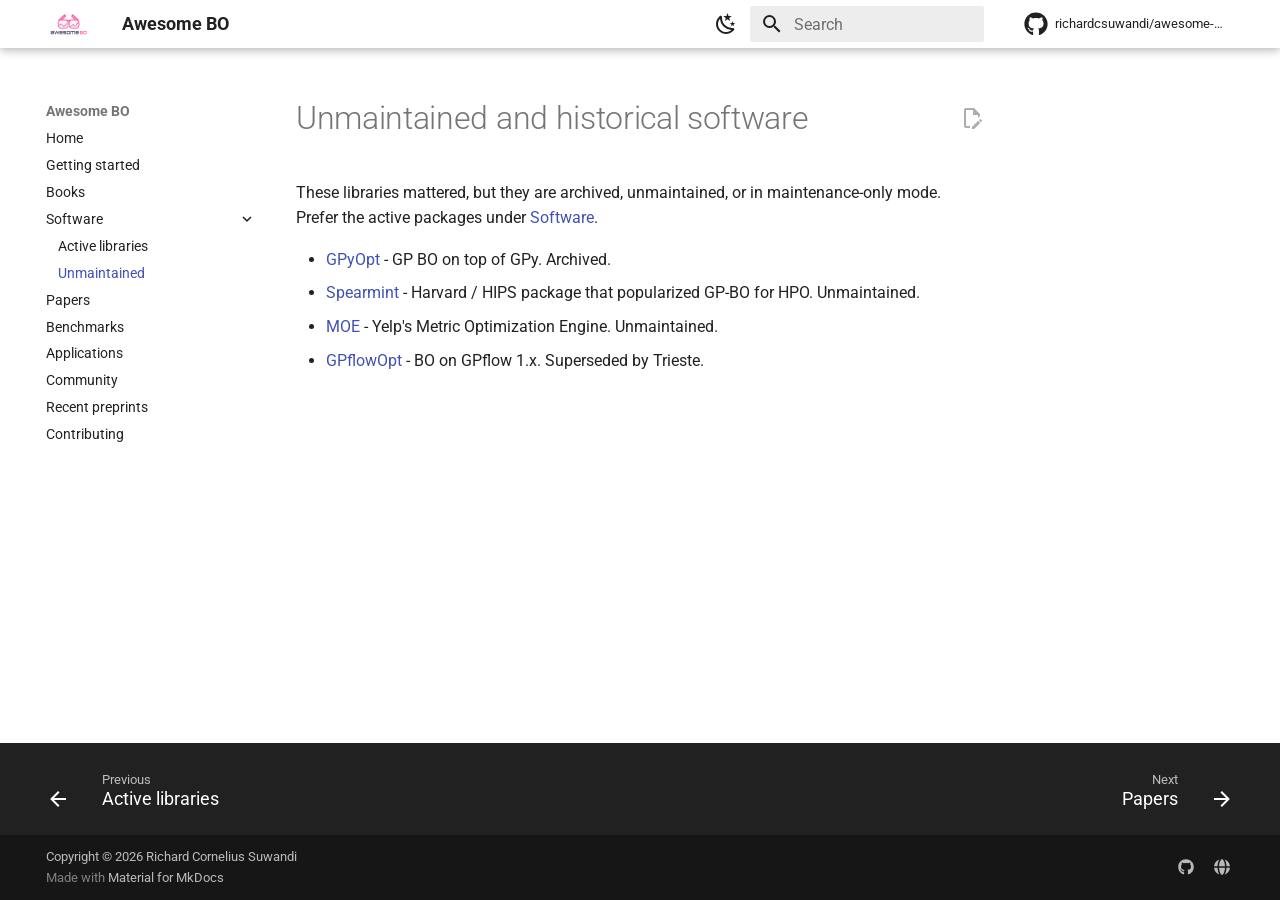
<file: unmaintained/index.html>
<!doctype html>
<html lang="en" class="no-js">
  <head>
    
      <meta charset="utf-8">
      <meta name="viewport" content="width=device-width,initial-scale=1">
      
        <meta name="description" content="Bayesian optimization of expensive black-box functions.">
      
      
      
        <link rel="canonical" href="https://richardcsuwandi.github.io/awesome-bo/unmaintained/">
      
      
        <link rel="prev" href="../software/">
      
      
        <link rel="next" href="../papers/">
      
      
        
      
      
      <link rel="icon" href="../assets/logo.svg">
      <meta name="generator" content="mkdocs-1.6.1, mkdocs-material-9.8.1">
    
    
      
        <title>Unmaintained - Awesome BO</title>
      
    
    
      <link rel="stylesheet" href="../assets/stylesheets/main.57a0d79d.min.css">
      
        
        <link rel="stylesheet" href="../assets/stylesheets/palette.fb2fffe2.min.css">
      
      


    
    
      
    
    
      
        
        
        <link rel="preconnect" href="https://fonts.gstatic.com" crossorigin>
        <link rel="stylesheet" href="https://fonts.googleapis.com/css?family=Roboto:300,300i,400,400i,700,700i%7CRoboto+Mono:400,400i,700,700i&display=fallback">
        <style>:root{--md-text-font:"Roboto";--md-code-font:"Roboto Mono"}</style>
      
    
    
      <link rel="stylesheet" href="../stylesheets/extra.css">
    
    <script>__md_scope=new URL("..",location),__md_hash=e=>[...e].reduce(((e,_)=>(e<<5)-e+_.charCodeAt(0)),0),__md_get=(e,_=localStorage,t=__md_scope)=>JSON.parse(_.getItem(t.pathname+"."+e)),__md_set=(e,_,t=localStorage,a=__md_scope)=>{try{t.setItem(a.pathname+"."+e,JSON.stringify(_))}catch(e){}}</script>
    
      

    
    
  </head>
  
  
    
    
      
    
    
    
    
    <body dir="ltr" data-md-color-scheme="default" data-md-color-primary="white" data-md-color-accent="deep-orange">
  
    
    <input class="md-toggle" data-md-toggle="drawer" type="checkbox" id="__drawer" autocomplete="off">
    <input class="md-toggle" data-md-toggle="search" type="checkbox" id="__search" autocomplete="off">
    <label class="md-overlay" for="__drawer"></label>
    <div data-md-component="skip">
      
        
        <a href="#unmaintained-and-historical-software" class="md-skip">
          Skip to content
        </a>
      
    </div>
    <div data-md-component="announce">
      
    </div>
    
    
      

  

<header class="md-header md-header--shadow" data-md-component="header">
  <nav class="md-header__inner md-grid" aria-label="Header">
    <a href=".." title="Awesome BO" class="md-header__button md-logo" aria-label="Awesome BO" data-md-component="logo">
      
  <img src="../assets/logo.svg" alt="logo">

    </a>
    <label class="md-header__button md-icon" for="__drawer">
      
      <svg xmlns="http://www.w3.org/2000/svg" viewBox="0 0 24 24"><path d="M3 6h18v2H3zm0 5h18v2H3zm0 5h18v2H3z"/></svg>
    </label>
    <div class="md-header__title" data-md-component="header-title">
      <div class="md-header__ellipsis">
        <div class="md-header__topic">
          <span class="md-ellipsis">
            Awesome BO
          </span>
        </div>
        <div class="md-header__topic" data-md-component="header-topic">
          <span class="md-ellipsis">
            
              Unmaintained
            
          </span>
        </div>
      </div>
    </div>
    
      
        <form class="md-header__option" data-md-component="palette">
  
    
    
    
    <input class="md-option" data-md-color-media="(prefers-color-scheme: light)" data-md-color-scheme="default" data-md-color-primary="white" data-md-color-accent="deep-orange"  aria-label="Switch to dark mode"  type="radio" name="__palette" id="__palette_0">
    
      <label class="md-header__button md-icon" title="Switch to dark mode" for="__palette_1" hidden>
        <svg xmlns="http://www.w3.org/2000/svg" viewBox="0 0 24 24"><path d="m17.75 4.09-2.53 1.94.91 3.06-2.63-1.81-2.63 1.81.91-3.06-2.53-1.94L12.44 4l1.06-3 1.06 3zm3.5 6.91-1.64 1.25.59 1.98-1.7-1.17-1.7 1.17.59-1.98L15.75 11l2.06-.05L18.5 9l.69 1.95zm-2.28 4.95c.83-.08 1.72 1.1 1.19 1.85-.32.45-.66.87-1.08 1.27C15.17 23 8.84 23 4.94 19.07c-3.91-3.9-3.91-10.24 0-14.14.4-.4.82-.76 1.27-1.08.75-.53 1.93.36 1.85 1.19-.27 2.86.69 5.83 2.89 8.02a9.96 9.96 0 0 0 8.02 2.89m-1.64 2.02a12.08 12.08 0 0 1-7.8-3.47c-2.17-2.19-3.33-5-3.49-7.82-2.81 3.14-2.7 7.96.31 10.98 3.02 3.01 7.84 3.12 10.98.31"/></svg>
      </label>
    
  
    
    
    
    <input class="md-option" data-md-color-media="(prefers-color-scheme: dark)" data-md-color-scheme="slate" data-md-color-primary="black" data-md-color-accent="deep-orange"  aria-label="Switch to light mode"  type="radio" name="__palette" id="__palette_1">
    
      <label class="md-header__button md-icon" title="Switch to light mode" for="__palette_0" hidden>
        <svg xmlns="http://www.w3.org/2000/svg" viewBox="0 0 24 24"><path d="M12 7a5 5 0 0 1 5 5 5 5 0 0 1-5 5 5 5 0 0 1-5-5 5 5 0 0 1 5-5m0 2a3 3 0 0 0-3 3 3 3 0 0 0 3 3 3 3 0 0 0 3-3 3 3 0 0 0-3-3m0-7 2.39 3.42C13.65 5.15 12.84 5 12 5s-1.65.15-2.39.42zM3.34 7l4.16-.35A7.2 7.2 0 0 0 5.94 8.5c-.44.74-.69 1.5-.83 2.29zm.02 10 1.76-3.77a7.131 7.131 0 0 0 2.38 4.14zM20.65 7l-1.77 3.79a7.02 7.02 0 0 0-2.38-4.15zm-.01 10-4.14.36c.59-.51 1.12-1.14 1.54-1.86.42-.73.69-1.5.83-2.29zM12 22l-2.41-3.44c.74.27 1.55.44 2.41.44.82 0 1.63-.17 2.37-.44z"/></svg>
      </label>
    
  
</form>
      
    
    
      <script>var palette=__md_get("__palette");if(palette&&palette.color){if("(prefers-color-scheme)"===palette.color.media){var media=matchMedia("(prefers-color-scheme: light)"),input=document.querySelector(media.matches?"[data-md-color-media='(prefers-color-scheme: light)']":"[data-md-color-media='(prefers-color-scheme: dark)']");palette.color.media=input.getAttribute("data-md-color-media"),palette.color.scheme=input.getAttribute("data-md-color-scheme"),palette.color.primary=input.getAttribute("data-md-color-primary"),palette.color.accent=input.getAttribute("data-md-color-accent")}for(var[key,value]of Object.entries(palette.color))document.body.setAttribute("data-md-color-"+key,value)}</script>
    
    
    
      
      
        <label class="md-header__button md-icon" for="__search">
          
          <svg xmlns="http://www.w3.org/2000/svg" viewBox="0 0 24 24"><path d="M9.5 3A6.5 6.5 0 0 1 16 9.5c0 1.61-.59 3.09-1.56 4.23l.27.27h.79l5 5-1.5 1.5-5-5v-.79l-.27-.27A6.52 6.52 0 0 1 9.5 16 6.5 6.5 0 0 1 3 9.5 6.5 6.5 0 0 1 9.5 3m0 2C7 5 5 7 5 9.5S7 14 9.5 14 14 12 14 9.5 12 5 9.5 5"/></svg>
        </label>
        <div class="md-search" data-md-component="search" role="dialog">
  <label class="md-search__overlay" for="__search"></label>
  <div class="md-search__inner" role="search">
    <form class="md-search__form" name="search">
      <input type="text" class="md-search__input" name="query" aria-label="Search" placeholder="Search" autocapitalize="off" autocorrect="off" autocomplete="off" spellcheck="false" data-md-component="search-query" required>
      <label class="md-search__icon md-icon" for="__search">
        
        <svg xmlns="http://www.w3.org/2000/svg" viewBox="0 0 24 24"><path d="M9.5 3A6.5 6.5 0 0 1 16 9.5c0 1.61-.59 3.09-1.56 4.23l.27.27h.79l5 5-1.5 1.5-5-5v-.79l-.27-.27A6.52 6.52 0 0 1 9.5 16 6.5 6.5 0 0 1 3 9.5 6.5 6.5 0 0 1 9.5 3m0 2C7 5 5 7 5 9.5S7 14 9.5 14 14 12 14 9.5 12 5 9.5 5"/></svg>
        
        <svg xmlns="http://www.w3.org/2000/svg" viewBox="0 0 24 24"><path d="M20 11v2H8l5.5 5.5-1.42 1.42L4.16 12l7.92-7.92L13.5 5.5 8 11z"/></svg>
      </label>
      <nav class="md-search__options" aria-label="Search">
        
        <button type="reset" class="md-search__icon md-icon" title="Clear" aria-label="Clear" tabindex="-1">
          
          <svg xmlns="http://www.w3.org/2000/svg" viewBox="0 0 24 24"><path d="M19 6.41 17.59 5 12 10.59 6.41 5 5 6.41 10.59 12 5 17.59 6.41 19 12 13.41 17.59 19 19 17.59 13.41 12z"/></svg>
        </button>
      </nav>
      
        <div class="md-search__suggest" data-md-component="search-suggest"></div>
      
    </form>
    <div class="md-search__output">
      <div class="md-search__scrollwrap" tabindex="0" data-md-scrollfix>
        <div class="md-search-result" data-md-component="search-result">
          <div class="md-search-result__meta">
            Initializing search
          </div>
          <ol class="md-search-result__list" role="presentation"></ol>
        </div>
      </div>
    </div>
  </div>
</div>
      
    
    
      <div class="md-header__source">
        <a href="https://github.com/richardcsuwandi/awesome-bo" title="Go to repository" class="md-source" data-md-component="source">
  <div class="md-source__icon md-icon">
    
    <svg xmlns="http://www.w3.org/2000/svg" viewBox="0 0 512 512"><!--! Font Awesome Free 7.1.0 by @fontawesome - https://fontawesome.com License - https://fontawesome.com/license/free (Icons: CC BY 4.0, Fonts: SIL OFL 1.1, Code: MIT License) Copyright 2025 Fonticons, Inc.--><path d="M173.9 397.4c0 2-2.3 3.6-5.2 3.6-3.3.3-5.6-1.3-5.6-3.6 0-2 2.3-3.6 5.2-3.6 3-.3 5.6 1.3 5.6 3.6m-31.1-4.5c-.7 2 1.3 4.3 4.3 4.9 2.6 1 5.6 0 6.2-2s-1.3-4.3-4.3-5.2c-2.6-.7-5.5.3-6.2 2.3m44.2-1.7c-2.9.7-4.9 2.6-4.6 4.9.3 2 2.9 3.3 5.9 2.6 2.9-.7 4.9-2.6 4.6-4.6-.3-1.9-3-3.2-5.9-2.9M252.8 8C114.1 8 8 113.3 8 252c0 110.9 69.8 205.8 169.5 239.2 12.8 2.3 17.3-5.6 17.3-12.1 0-6.2-.3-40.4-.3-61.4 0 0-70 15-84.7-29.8 0 0-11.4-29.1-27.8-36.6 0 0-22.9-15.7 1.6-15.4 0 0 24.9 2 38.6 25.8 21.9 38.6 58.6 27.5 72.9 20.9 2.3-16 8.8-27.1 16-33.7-55.9-6.2-112.3-14.3-112.3-110.5 0-27.5 7.6-41.3 23.6-58.9-2.6-6.5-11.1-33.3 2.6-67.9 20.9-6.5 69 27 69 27 20-5.6 41.5-8.5 62.8-8.5s42.8 2.9 62.8 8.5c0 0 48.1-33.6 69-27 13.7 34.7 5.2 61.4 2.6 67.9 16 17.7 25.8 31.5 25.8 58.9 0 96.5-58.9 104.2-114.8 110.5 9.2 7.9 17 22.9 17 46.4 0 33.7-.3 75.4-.3 83.6 0 6.5 4.6 14.4 17.3 12.1C436.2 457.8 504 362.9 504 252 504 113.3 391.5 8 252.8 8M105.2 352.9c-1.3 1-1 3.3.7 5.2 1.6 1.6 3.9 2.3 5.2 1 1.3-1 1-3.3-.7-5.2-1.6-1.6-3.9-2.3-5.2-1m-10.8-8.1c-.7 1.3.3 2.9 2.3 3.9 1.6 1 3.6.7 4.3-.7.7-1.3-.3-2.9-2.3-3.9-2-.6-3.6-.3-4.3.7m32.4 35.6c-1.6 1.3-1 4.3 1.3 6.2 2.3 2.3 5.2 2.6 6.5 1 1.3-1.3.7-4.3-1.3-6.2-2.2-2.3-5.2-2.6-6.5-1m-11.4-14.7c-1.6 1-1.6 3.6 0 5.9s4.3 3.3 5.6 2.3c1.6-1.3 1.6-3.9 0-6.2-1.4-2.3-4-3.3-5.6-2"/></svg>
  </div>
  <div class="md-source__repository">
    richardcsuwandi/awesome-bo
  </div>
</a>
      </div>
    
  </nav>
  
</header>
    
    <div class="md-container" data-md-component="container">
      
      
        
          
        
      
      <main class="md-main" data-md-component="main">
        <div class="md-main__inner md-grid">
          
            
              
              <div class="md-sidebar md-sidebar--primary" data-md-component="sidebar" data-md-type="navigation" >
                <div class="md-sidebar__scrollwrap">
                  <div class="md-sidebar__inner">
                    



<nav class="md-nav md-nav--primary" aria-label="Navigation" data-md-level="0">
  <label class="md-nav__title" for="__drawer">
    <a href=".." title="Awesome BO" class="md-nav__button md-logo" aria-label="Awesome BO" data-md-component="logo">
      
  <img src="../assets/logo.svg" alt="logo">

    </a>
    Awesome BO
  </label>
  
    <div class="md-nav__source">
      <a href="https://github.com/richardcsuwandi/awesome-bo" title="Go to repository" class="md-source" data-md-component="source">
  <div class="md-source__icon md-icon">
    
    <svg xmlns="http://www.w3.org/2000/svg" viewBox="0 0 512 512"><!--! Font Awesome Free 7.1.0 by @fontawesome - https://fontawesome.com License - https://fontawesome.com/license/free (Icons: CC BY 4.0, Fonts: SIL OFL 1.1, Code: MIT License) Copyright 2025 Fonticons, Inc.--><path d="M173.9 397.4c0 2-2.3 3.6-5.2 3.6-3.3.3-5.6-1.3-5.6-3.6 0-2 2.3-3.6 5.2-3.6 3-.3 5.6 1.3 5.6 3.6m-31.1-4.5c-.7 2 1.3 4.3 4.3 4.9 2.6 1 5.6 0 6.2-2s-1.3-4.3-4.3-5.2c-2.6-.7-5.5.3-6.2 2.3m44.2-1.7c-2.9.7-4.9 2.6-4.6 4.9.3 2 2.9 3.3 5.9 2.6 2.9-.7 4.9-2.6 4.6-4.6-.3-1.9-3-3.2-5.9-2.9M252.8 8C114.1 8 8 113.3 8 252c0 110.9 69.8 205.8 169.5 239.2 12.8 2.3 17.3-5.6 17.3-12.1 0-6.2-.3-40.4-.3-61.4 0 0-70 15-84.7-29.8 0 0-11.4-29.1-27.8-36.6 0 0-22.9-15.7 1.6-15.4 0 0 24.9 2 38.6 25.8 21.9 38.6 58.6 27.5 72.9 20.9 2.3-16 8.8-27.1 16-33.7-55.9-6.2-112.3-14.3-112.3-110.5 0-27.5 7.6-41.3 23.6-58.9-2.6-6.5-11.1-33.3 2.6-67.9 20.9-6.5 69 27 69 27 20-5.6 41.5-8.5 62.8-8.5s42.8 2.9 62.8 8.5c0 0 48.1-33.6 69-27 13.7 34.7 5.2 61.4 2.6 67.9 16 17.7 25.8 31.5 25.8 58.9 0 96.5-58.9 104.2-114.8 110.5 9.2 7.9 17 22.9 17 46.4 0 33.7-.3 75.4-.3 83.6 0 6.5 4.6 14.4 17.3 12.1C436.2 457.8 504 362.9 504 252 504 113.3 391.5 8 252.8 8M105.2 352.9c-1.3 1-1 3.3.7 5.2 1.6 1.6 3.9 2.3 5.2 1 1.3-1 1-3.3-.7-5.2-1.6-1.6-3.9-2.3-5.2-1m-10.8-8.1c-.7 1.3.3 2.9 2.3 3.9 1.6 1 3.6.7 4.3-.7.7-1.3-.3-2.9-2.3-3.9-2-.6-3.6-.3-4.3.7m32.4 35.6c-1.6 1.3-1 4.3 1.3 6.2 2.3 2.3 5.2 2.6 6.5 1 1.3-1.3.7-4.3-1.3-6.2-2.2-2.3-5.2-2.6-6.5-1m-11.4-14.7c-1.6 1-1.6 3.6 0 5.9s4.3 3.3 5.6 2.3c1.6-1.3 1.6-3.9 0-6.2-1.4-2.3-4-3.3-5.6-2"/></svg>
  </div>
  <div class="md-source__repository">
    richardcsuwandi/awesome-bo
  </div>
</a>
    </div>
  
  <ul class="md-nav__list" data-md-scrollfix>
    
      
      
  
  
  
  
    <li class="md-nav__item">
      <a href=".." class="md-nav__link">
        
  
  
  <span class="md-ellipsis">
    
  
    Home
  

    
  </span>
  
  

      </a>
    </li>
  

    
      
      
  
  
  
  
    <li class="md-nav__item">
      <a href="../getting-started/" class="md-nav__link">
        
  
  
  <span class="md-ellipsis">
    
  
    Getting started
  

    
  </span>
  
  

      </a>
    </li>
  

    
      
      
  
  
  
  
    <li class="md-nav__item">
      <a href="../books/" class="md-nav__link">
        
  
  
  <span class="md-ellipsis">
    
  
    Books
  

    
  </span>
  
  

      </a>
    </li>
  

    
      
      
  
  
    
  
  
  
    
    
      
        
      
        
      
    
    
    
    
    <li class="md-nav__item md-nav__item--active md-nav__item--nested">
      
        
        
        <input class="md-nav__toggle md-toggle " type="checkbox" id="__nav_4" checked>
        
          
          <label class="md-nav__link" for="__nav_4" id="__nav_4_label" tabindex="0">
            
  
  
  <span class="md-ellipsis">
    
  
    Software
  

    
  </span>
  
  

            <span class="md-nav__icon md-icon"></span>
          </label>
        
        <nav class="md-nav" data-md-level="1" aria-labelledby="__nav_4_label" aria-expanded="true">
          <label class="md-nav__title" for="__nav_4">
            <span class="md-nav__icon md-icon"></span>
            
  
    Software
  

          </label>
          <ul class="md-nav__list" data-md-scrollfix>
            
              
                
  
  
  
  
    <li class="md-nav__item">
      <a href="../software/" class="md-nav__link">
        
  
  
  <span class="md-ellipsis">
    
  
    Active libraries
  

    
  </span>
  
  

      </a>
    </li>
  

              
            
              
                
  
  
    
  
  
  
    <li class="md-nav__item md-nav__item--active">
      
      <input class="md-nav__toggle md-toggle" type="checkbox" id="__toc">
      
      
        
      
      
      <a href="./" class="md-nav__link md-nav__link--active">
        
  
  
  <span class="md-ellipsis">
    
  
    Unmaintained
  

    
  </span>
  
  

      </a>
      
    </li>
  

              
            
          </ul>
        </nav>
      
    </li>
  

    
      
      
  
  
  
  
    <li class="md-nav__item">
      <a href="../papers/" class="md-nav__link">
        
  
  
  <span class="md-ellipsis">
    
  
    Papers
  

    
  </span>
  
  

      </a>
    </li>
  

    
      
      
  
  
  
  
    <li class="md-nav__item">
      <a href="../benchmarks/" class="md-nav__link">
        
  
  
  <span class="md-ellipsis">
    
  
    Benchmarks
  

    
  </span>
  
  

      </a>
    </li>
  

    
      
      
  
  
  
  
    <li class="md-nav__item">
      <a href="../applications/" class="md-nav__link">
        
  
  
  <span class="md-ellipsis">
    
  
    Applications
  

    
  </span>
  
  

      </a>
    </li>
  

    
      
      
  
  
  
  
    <li class="md-nav__item">
      <a href="../community/" class="md-nav__link">
        
  
  
  <span class="md-ellipsis">
    
  
    Community
  

    
  </span>
  
  

      </a>
    </li>
  

    
      
      
  
  
  
  
    <li class="md-nav__item">
      <a href="../preprints/" class="md-nav__link">
        
  
  
  <span class="md-ellipsis">
    
  
    Recent preprints
  

    
  </span>
  
  

      </a>
    </li>
  

    
      
      
  
  
  
  
    <li class="md-nav__item">
      <a href="../contributing/" class="md-nav__link">
        
  
  
  <span class="md-ellipsis">
    
  
    Contributing
  

    
  </span>
  
  

      </a>
    </li>
  

    
  </ul>
</nav>
                  </div>
                </div>
              </div>
            
            
              
              <div class="md-sidebar md-sidebar--secondary" data-md-component="sidebar" data-md-type="toc" >
                <div class="md-sidebar__scrollwrap">
                  <div class="md-sidebar__inner">
                    

<nav class="md-nav md-nav--secondary" aria-label="Table of contents">
  
  
  
    
  
  
</nav>
                  </div>
                </div>
              </div>
            
          
          
            <div class="md-content" data-md-component="content">
              
              <article class="md-content__inner md-typeset">
                
                  


  
    <a href="https://github.com/richardcsuwandi/awesome-bo/edit/main/docs/unmaintained.md" title="Edit this page" class="md-content__button md-icon" rel="edit">
      
      <svg xmlns="http://www.w3.org/2000/svg" viewBox="0 0 24 24"><path d="M10 20H6V4h7v5h5v3.1l2-2V8l-6-6H6c-1.1 0-2 .9-2 2v16c0 1.1.9 2 2 2h4zm10.2-7c.1 0 .3.1.4.2l1.3 1.3c.2.2.2.6 0 .8l-1 1-2.1-2.1 1-1c.1-.1.2-.2.4-.2m0 3.9L14.1 23H12v-2.1l6.1-6.1z"/></svg>
    </a>
  
  


<h1 id="unmaintained-and-historical-software">Unmaintained and historical software<a class="headerlink" href="#unmaintained-and-historical-software" title="Permanent link">&para;</a></h1>
<p>These libraries mattered, but they are archived, unmaintained, or in maintenance-only mode. Prefer the active packages under <a href="../software/">Software</a>.</p>
<ul>
<li><a href="https://github.com/SheffieldML/GPyOpt">GPyOpt</a> - GP BO on top of GPy. Archived.</li>
<li><a href="https://github.com/HIPS/Spearmint">Spearmint</a> - Harvard / HIPS package that popularized GP-BO for HPO. Unmaintained.</li>
<li><a href="https://github.com/Yelp/MOE">MOE</a> - Yelp's Metric Optimization Engine. Unmaintained.</li>
<li><a href="https://github.com/GPflow/GPflowOpt">GPflowOpt</a> - BO on GPflow 1.x. Superseded by Trieste.</li>
</ul>












                
              </article>
            </div>
          
          
  <script>var tabs=__md_get("__tabs");if(Array.isArray(tabs))e:for(var set of document.querySelectorAll(".tabbed-set")){var labels=set.querySelector(".tabbed-labels");for(var tab of tabs)for(var label of labels.getElementsByTagName("label"))if(label.innerText.trim()===tab){var input=document.getElementById(label.htmlFor);input.checked=!0;continue e}}</script>

<script>var target=document.getElementById(location.hash.slice(1));target&&target.name&&(target.checked=target.name.startsWith("__tabbed_"))</script>
        </div>
        
          <button type="button" class="md-top md-icon" data-md-component="top" hidden>
  
  <svg xmlns="http://www.w3.org/2000/svg" viewBox="0 0 24 24"><path d="M13 20h-2V8l-5.5 5.5-1.42-1.42L12 4.16l7.92 7.92-1.42 1.42L13 8z"/></svg>
  Back to top
</button>
        
      </main>
      
        <footer class="md-footer">
  
    
      
      <nav class="md-footer__inner md-grid" aria-label="Footer" >
        
          
          <a href="../software/" class="md-footer__link md-footer__link--prev" aria-label="Previous: Active libraries">
            <div class="md-footer__button md-icon">
              
              <svg xmlns="http://www.w3.org/2000/svg" viewBox="0 0 24 24"><path d="M20 11v2H8l5.5 5.5-1.42 1.42L4.16 12l7.92-7.92L13.5 5.5 8 11z"/></svg>
            </div>
            <div class="md-footer__title">
              <span class="md-footer__direction">
                Previous
              </span>
              <div class="md-ellipsis">
                Active libraries
              </div>
            </div>
          </a>
        
        
          
          <a href="../papers/" class="md-footer__link md-footer__link--next" aria-label="Next: Papers">
            <div class="md-footer__title">
              <span class="md-footer__direction">
                Next
              </span>
              <div class="md-ellipsis">
                Papers
              </div>
            </div>
            <div class="md-footer__button md-icon">
              
              <svg xmlns="http://www.w3.org/2000/svg" viewBox="0 0 24 24"><path d="M4 11v2h12l-5.5 5.5 1.42 1.42L19.84 12l-7.92-7.92L10.5 5.5 16 11z"/></svg>
            </div>
          </a>
        
      </nav>
    
  
  <div class="md-footer-meta md-typeset">
    <div class="md-footer-meta__inner md-grid">
      <div class="md-copyright">
  
    <div class="md-copyright__highlight">
      Copyright &copy; 2026 Richard Cornelius Suwandi
    </div>
  
  
    Made with
    <a href="https://squidfunk.github.io/mkdocs-material/" target="_blank" rel="noopener">
      Material for MkDocs
    </a>
  
</div>
      
        
<div class="md-social">
  
    
    
    
    
      
      
    
    <a href="https://github.com/richardcsuwandi/awesome-bo" target="_blank" rel="noopener" title="github.com" class="md-social__link">
      <svg xmlns="http://www.w3.org/2000/svg" viewBox="0 0 512 512"><!--! Font Awesome Free 7.1.0 by @fontawesome - https://fontawesome.com License - https://fontawesome.com/license/free (Icons: CC BY 4.0, Fonts: SIL OFL 1.1, Code: MIT License) Copyright 2025 Fonticons, Inc.--><path d="M173.9 397.4c0 2-2.3 3.6-5.2 3.6-3.3.3-5.6-1.3-5.6-3.6 0-2 2.3-3.6 5.2-3.6 3-.3 5.6 1.3 5.6 3.6m-31.1-4.5c-.7 2 1.3 4.3 4.3 4.9 2.6 1 5.6 0 6.2-2s-1.3-4.3-4.3-5.2c-2.6-.7-5.5.3-6.2 2.3m44.2-1.7c-2.9.7-4.9 2.6-4.6 4.9.3 2 2.9 3.3 5.9 2.6 2.9-.7 4.9-2.6 4.6-4.6-.3-1.9-3-3.2-5.9-2.9M252.8 8C114.1 8 8 113.3 8 252c0 110.9 69.8 205.8 169.5 239.2 12.8 2.3 17.3-5.6 17.3-12.1 0-6.2-.3-40.4-.3-61.4 0 0-70 15-84.7-29.8 0 0-11.4-29.1-27.8-36.6 0 0-22.9-15.7 1.6-15.4 0 0 24.9 2 38.6 25.8 21.9 38.6 58.6 27.5 72.9 20.9 2.3-16 8.8-27.1 16-33.7-55.9-6.2-112.3-14.3-112.3-110.5 0-27.5 7.6-41.3 23.6-58.9-2.6-6.5-11.1-33.3 2.6-67.9 20.9-6.5 69 27 69 27 20-5.6 41.5-8.5 62.8-8.5s42.8 2.9 62.8 8.5c0 0 48.1-33.6 69-27 13.7 34.7 5.2 61.4 2.6 67.9 16 17.7 25.8 31.5 25.8 58.9 0 96.5-58.9 104.2-114.8 110.5 9.2 7.9 17 22.9 17 46.4 0 33.7-.3 75.4-.3 83.6 0 6.5 4.6 14.4 17.3 12.1C436.2 457.8 504 362.9 504 252 504 113.3 391.5 8 252.8 8M105.2 352.9c-1.3 1-1 3.3.7 5.2 1.6 1.6 3.9 2.3 5.2 1 1.3-1 1-3.3-.7-5.2-1.6-1.6-3.9-2.3-5.2-1m-10.8-8.1c-.7 1.3.3 2.9 2.3 3.9 1.6 1 3.6.7 4.3-.7.7-1.3-.3-2.9-2.3-3.9-2-.6-3.6-.3-4.3.7m32.4 35.6c-1.6 1.3-1 4.3 1.3 6.2 2.3 2.3 5.2 2.6 6.5 1 1.3-1.3.7-4.3-1.3-6.2-2.2-2.3-5.2-2.6-6.5-1m-11.4-14.7c-1.6 1-1.6 3.6 0 5.9s4.3 3.3 5.6 2.3c1.6-1.3 1.6-3.9 0-6.2-1.4-2.3-4-3.3-5.6-2"/></svg>
    </a>
  
    
    
    
    
      
      
    
    <a href="https://richardcsuwandi.github.io" target="_blank" rel="noopener" title="richardcsuwandi.github.io" class="md-social__link">
      <svg xmlns="http://www.w3.org/2000/svg" viewBox="0 0 512 512"><!--! Font Awesome Free 7.1.0 by @fontawesome - https://fontawesome.com License - https://fontawesome.com/license/free (Icons: CC BY 4.0, Fonts: SIL OFL 1.1, Code: MIT License) Copyright 2025 Fonticons, Inc.--><path d="M351.9 280H161c2.9 64.5 17.2 123.9 37.5 167.4 11.4 24.5 23.7 41.8 35.1 52.4 11.2 10.5 18.9 12.2 22.9 12.2s11.7-1.7 22.9-12.2c11.4-10.6 23.7-28 35.1-52.4 20.3-43.5 34.6-102.9 37.5-167.4zm-191-48h190.9c-2.8-64.5-17.1-123.9-37.4-167.4-11.4-24.4-23.7-41.8-35.1-52.4C268.1 1.7 260.4 0 256.4 0s-11.7 1.7-22.9 12.2c-11.4 10.6-23.7 28-35.1 52.4-20.3 43.5-34.6 102.9-37.5 167.4m-48 0c3.5-85.6 25.6-165.1 57.9-217.3C78.7 47.3 10.9 131.2 1.5 232zM1.5 280c9.4 100.8 77.2 184.7 169.3 217.3-32.3-52.2-54.4-131.7-57.9-217.3zm398.4 0c-3.5 85.6-25.6 165.1-57.9 217.3 92.1-32.7 159.9-116.5 169.3-217.3zm111.4-48C501.9 131.2 434.1 47.3 342 14.7c32.3 52.2 54.4 131.7 57.9 217.3z"/></svg>
    </a>
  
</div>
      
    </div>
  </div>
</footer>
      
    </div>
    <div class="md-dialog" data-md-component="dialog">
      <div class="md-dialog__inner md-typeset"></div>
    </div>
    
    
    
      
      
      <script id="__config" type="application/json">{"annotate": null, "base": "..", "features": ["navigation.indexes", "navigation.top", "navigation.footer", "search.suggest", "search.highlight", "content.code.copy", "content.tabs.link", "content.action.edit", "toc.follow"], "search": "../assets/javascripts/workers/search.a7633da7.min.js", "tags": null, "translations": {"clipboard.copied": "Copied to clipboard", "clipboard.copy": "Copy to clipboard", "search.result.more.one": "1 more on this page", "search.result.more.other": "# more on this page", "search.result.none": "No matching documents", "search.result.one": "1 matching document", "search.result.other": "# matching documents", "search.result.placeholder": "Type to start searching", "search.result.term.missing": "Missing", "select.version": "Select version"}, "version": null}</script>
    
    
      <script src="../assets/javascripts/bundle.a5f9d56c.min.js"></script>
      
    
  </body>
</html>
</file>
<file: stylesheets/extra.css>
.hero-logo {
  display: block;
  margin: 0 auto 1rem;
  width: min(220px, 70vw);
}
</file>
<file: assets/stylesheets/main.57a0d79d.min.css>
@charset "UTF-8";html{box-sizing:border-box;-webkit-text-size-adjust:none;-moz-text-size-adjust:none;text-size-adjust:none}*,:after,:before{box-sizing:inherit}@media(prefers-reduced-motion){*,:after,:before{transition:none!important}}body{margin:0;-webkit-font-smoothing:antialiased;-moz-osx-font-smoothing:grayscale;--md-text-font-family:var(--md-text-font, _),
    -apple-system, BlinkMacSystemFont, Helvetica, Arial, sans-serif;--md-code-font-family:var(--md-code-font, _),
    SFMono-Regular, Consolas, Menlo, monospace}.md-typeset code:not(.focus-visible),a,button,input,label{-webkit-tap-highlight-color:transparent}a{color:inherit;text-decoration:none}hr{box-sizing:initial;display:block;height:.05rem;padding:0;overflow:visible;border:0}small{font-size:80%}sub,sup{line-height:1em}img{border-style:none}table{border-spacing:0;border-collapse:initial}td,th{font-weight:400;vertical-align:top}button{padding:0;margin:0;font-family:inherit;font-size:inherit;background:#0000;border:0}input{border:0;outline:none}:root{--md-primary-fg-color:#4051b5;--md-primary-fg-color--light:#5d6cc0;--md-primary-fg-color--dark:#303fa1;--md-primary-bg-color:#fff;--md-primary-bg-color--light:#ffffffb3;--md-accent-fg-color:#526cfe;--md-accent-fg-color--transparent:#526cfe1a;--md-accent-bg-color:#fff;--md-accent-bg-color--light:#ffffffb3;--md-typeset-table-sort-icon:url("data:image/svg+xml;charset=utf-8,<svg xmlns='http://www.w3.org/2000/svg' viewBox='0 0 24 24'><path d='m18 21-4-4h3V7h-3l4-4 4 4h-3v10h3M2 19v-2h10v2M2 13v-2h7v2M2 7V5h4v2z'/></svg>");--md-typeset-table-sort-icon--asc:url("data:image/svg+xml;charset=utf-8,<svg xmlns='http://www.w3.org/2000/svg' viewBox='0 0 24 24'><path d='M19 17h3l-4 4-4-4h3V3h2M2 17h10v2H2M6 5v2H2V5m0 6h7v2H2z'/></svg>");--md-typeset-table-sort-icon--desc:url("data:image/svg+xml;charset=utf-8,<svg xmlns='http://www.w3.org/2000/svg' viewBox='0 0 24 24'><path d='M19 7h3l-4-4-4 4h3v14h2M2 17h10v2H2M6 5v2H2V5m0 6h7v2H2z'/></svg>")}[data-md-color-scheme=default]{color-scheme:light}[data-md-color-scheme=default] img[src$="#gh-dark-mode-only"],[data-md-color-scheme=default] img[src$="#only-dark"]{display:none}:root,[data-md-color-scheme=default]{--md-hue:225deg;--md-default-fg-color:#000000de;--md-default-fg-color--light:#0000008a;--md-default-fg-color--lighter:#00000052;--md-default-fg-color--lightest:#00000012;--md-default-bg-color:#fff;--md-default-bg-color--light:#ffffffb3;--md-default-bg-color--lighter:#ffffff4d;--md-default-bg-color--lightest:#ffffff1f;--md-code-fg-color:#36464e;--md-code-bg-color:#f5f5f5;--md-code-bg-color--light:#f5f5f5b3;--md-code-bg-color--lighter:#f5f5f54d;--md-code-hl-color:#4287ff;--md-code-hl-color--light:#4287ff1a;--md-code-hl-number-color:#d52a2a;--md-code-hl-special-color:#db1457;--md-code-hl-function-color:#a846b9;--md-code-hl-constant-color:#6e59d9;--md-code-hl-keyword-color:#3f6ec6;--md-code-hl-string-color:#1c7d4d;--md-code-hl-name-color:var(--md-code-fg-color);--md-code-hl-operator-color:var(--md-default-fg-color--light);--md-code-hl-punctuation-color:var(--md-default-fg-color--light);--md-code-hl-comment-color:var(--md-default-fg-color--light);--md-code-hl-generic-color:var(--md-default-fg-color--light);--md-code-hl-variable-color:var(--md-default-fg-color--light);--md-typeset-color:var(--md-default-fg-color);--md-typeset-a-color:var(--md-primary-fg-color);--md-typeset-del-color:#f5503d26;--md-typeset-ins-color:#0bd57026;--md-typeset-kbd-color:#fafafa;--md-typeset-kbd-accent-color:#fff;--md-typeset-kbd-border-color:#b8b8b8;--md-typeset-mark-color:#ffff0080;--md-typeset-table-color:#0000001f;--md-typeset-table-color--light:#00000009;--md-admonition-fg-color:var(--md-default-fg-color);--md-admonition-bg-color:var(--md-default-bg-color);--md-warning-fg-color:#000000de;--md-warning-bg-color:#ff9;--md-footer-fg-color:#fff;--md-footer-fg-color--light:#ffffffb3;--md-footer-fg-color--lighter:#ffffff73;--md-footer-bg-color:#000000de;--md-footer-bg-color--dark:#00000052;--md-shadow-z1:0 0.2rem 0.5rem #0000000d,
    0 0 0.05rem #0000001a;--md-shadow-z2:0 0.2rem 0.5rem #0000001a,
    0 0 0.05rem #00000040;--md-shadow-z3:0 0.2rem 0.5rem #0003,
    0 0 0.05rem #00000059}.md-icon svg{display:block;width:1.2rem;height:1.2rem;fill:currentcolor}aside,body,input{font-family:var(--md-text-font-family);font-feature-settings:"kern","liga";color:var(--md-typeset-color)}code,kbd,pre{font-family:var(--md-code-font-family);font-feature-settings:"kern"}.md-typeset{font-size:.8rem;line-height:1.6;overflow-wrap:break-word;-webkit-print-color-adjust:exact;color-adjust:exact}@media print{.md-typeset{font-size:.68rem}.md-typeset code,.md-typeset kbd,.md-typeset pre{white-space:pre-wrap}}.md-typeset blockquote,.md-typeset dl,.md-typeset figure,.md-typeset ol,.md-typeset pre,.md-typeset ul{margin-top:1em;margin-bottom:1em}.md-typeset h1{margin:0 0 1.25em;font-size:2em;line-height:1.3;color:var(--md-default-fg-color--light)}.md-typeset h1,.md-typeset h2{font-weight:300;letter-spacing:-.01em}.md-typeset h2{margin:1.6em 0 .64em;font-size:1.5625em;line-height:1.4}.md-typeset h3{margin:1.6em 0 .8em;font-size:1.25em;font-weight:400;line-height:1.5;letter-spacing:-.01em}.md-typeset h2+h3{margin-top:.8em}.md-typeset h4{margin:1em 0;font-weight:700;letter-spacing:-.01em}.md-typeset h5,.md-typeset h6{margin:1.25em 0;font-size:.8em;font-weight:700;color:var(--md-default-fg-color--light);letter-spacing:-.01em}.md-typeset h5{text-transform:uppercase}.md-typeset h5 code{text-transform:none}.md-typeset hr{display:flow-root;margin:1.5em 0;border-bottom:.05rem solid var(--md-default-fg-color--lightest)}.md-typeset a{color:var(--md-typeset-a-color);word-break:break-word}.md-typeset a,.md-typeset a:before{transition:color 125ms}.md-typeset a:focus,.md-typeset a:hover{color:var(--md-accent-fg-color)}.md-typeset a:focus code,.md-typeset a:hover code{color:var(--md-accent-fg-color);background-color:var(--md-accent-fg-color--transparent)}.md-typeset a code{color:var(--md-typeset-a-color)}.md-typeset a.focus-visible{outline-color:var(--md-accent-fg-color);outline-offset:.2rem}.md-typeset code,.md-typeset kbd,.md-typeset pre{font-variant-ligatures:none;color:var(--md-code-fg-color);direction:ltr;transition:background-color 125ms}.md-typeset code{padding:0 .2941176471em;font-size:.85em;word-break:break-word;background-color:var(--md-code-bg-color);border-radius:.1rem;-webkit-box-decoration-break:clone;box-decoration-break:clone;transition:color 125ms,background-color 125ms}.md-typeset code:not(.focus-visible){outline:none}.md-typeset pre{position:relative;display:flow-root;line-height:1.4}.md-typeset pre>code{display:block;padding:.7720588235em 1.1764705882em;margin:0;overflow:auto;word-break:normal;touch-action:auto;scrollbar-color:var(--md-default-fg-color--lighter) #0000;scrollbar-width:thin;outline-color:var(--md-accent-fg-color);box-shadow:none;-webkit-box-decoration-break:slice;box-decoration-break:slice}.md-typeset pre>code:hover{scrollbar-color:var(--md-accent-fg-color) #0000}.md-typeset pre>code::-webkit-scrollbar{width:.2rem;height:.2rem}.md-typeset pre>code::-webkit-scrollbar-thumb{background-color:var(--md-default-fg-color--lighter)}.md-typeset pre>code::-webkit-scrollbar-thumb:hover{background-color:var(--md-accent-fg-color)}.md-typeset kbd{display:inline-block;padding:0 .6666666667em;font-size:.75em;color:var(--md-default-fg-color);word-break:break-word;vertical-align:text-top;background-color:var(--md-typeset-kbd-color);border-radius:.1rem;box-shadow:0 .1rem 0 .05rem var(--md-typeset-kbd-border-color),0 .1rem 0 var(--md-typeset-kbd-border-color),0 -.1rem .2rem var(--md-typeset-kbd-accent-color) inset}.md-typeset mark{color:inherit;word-break:break-word;background-color:var(--md-typeset-mark-color);-webkit-box-decoration-break:clone;box-decoration-break:clone}.md-typeset abbr{text-decoration:none;cursor:help}.md-typeset [data-preview],.md-typeset abbr{border-bottom:.05rem dotted var(--md-default-fg-color--light)}.md-typeset small{opacity:.75}[dir=ltr] .md-typeset sub,[dir=ltr] .md-typeset sup{margin-left:.078125em}[dir=rtl] .md-typeset sub,[dir=rtl] .md-typeset sup{margin-right:.078125em}[dir=ltr] .md-typeset blockquote{padding-left:.6rem;border-left:.2rem solid var(--md-default-fg-color--lighter)}[dir=rtl] .md-typeset blockquote{padding-right:.6rem;border-right:.2rem solid var(--md-default-fg-color--lighter)}.md-typeset blockquote{margin-left:0;margin-right:0;color:var(--md-default-fg-color--light)}.md-typeset ul{list-style-type:disc}.md-typeset ul[type]{list-style-type:revert-layer}[dir=ltr] .md-typeset ol,[dir=ltr] .md-typeset ol li ol,[dir=ltr] .md-typeset ol li ul,[dir=ltr] .md-typeset ul,[dir=ltr] .md-typeset ul li ol,[dir=ltr] .md-typeset ul li ul{margin-left:.625em}[dir=rtl] .md-typeset ol,[dir=rtl] .md-typeset ol li ol,[dir=rtl] .md-typeset ol li ul,[dir=rtl] .md-typeset ul,[dir=rtl] .md-typeset ul li ol,[dir=rtl] .md-typeset ul li ul{margin-right:.625em}.md-typeset ol,.md-typeset ul{padding:0}.md-typeset ol:not([hidden]),.md-typeset ul:not([hidden]){display:flow-root}.md-typeset ol ol,.md-typeset ul ol{list-style-type:lower-alpha}.md-typeset ol ol ol,.md-typeset ul ol ol{list-style-type:lower-roman}.md-typeset ol ol ol ol,.md-typeset ul ol ol ol{list-style-type:upper-alpha}.md-typeset ol ol ol ol ol,.md-typeset ul ol ol ol ol{list-style-type:upper-roman}.md-typeset ol[type],.md-typeset ul[type]{list-style-type:revert-layer}[dir=ltr] .md-typeset ol li,[dir=ltr] .md-typeset ul li{margin-left:1.25em}[dir=rtl] .md-typeset ol li,[dir=rtl] .md-typeset ul li{margin-right:1.25em}.md-typeset ol li,.md-typeset ul li{margin-bottom:.5em}.md-typeset ol li blockquote,.md-typeset ol li p,.md-typeset ul li blockquote,.md-typeset ul li p{margin:.5em 0}.md-typeset ol li:last-child,.md-typeset ul li:last-child{margin-bottom:0}.md-typeset ol li ol,.md-typeset ol li ul,.md-typeset ul li ol,.md-typeset ul li ul{margin-top:.5em;margin-bottom:.5em}[dir=ltr] .md-typeset dd{margin-left:1.875em}[dir=rtl] .md-typeset dd{margin-right:1.875em}.md-typeset dd{margin-top:1em;margin-bottom:1.5em}.md-typeset img,.md-typeset svg,.md-typeset video{max-width:100%;height:auto}.md-typeset img[align=left]{margin:1em 1em 1em 0}.md-typeset img[align=right]{margin:1em 0 1em 1em}.md-typeset img[align]:only-child{margin-top:0}.md-typeset figure{display:flow-root;width:fit-content;max-width:100%;margin:1em auto;text-align:center}.md-typeset figure img{display:block;margin:0 auto}.md-typeset figcaption{max-width:24rem;margin:1em auto;font-style:italic}.md-typeset iframe{max-width:100%}.md-typeset table:not([class]){display:inline-block;max-width:100%;overflow:auto;font-size:.64rem;touch-action:auto;background-color:var(--md-default-bg-color);border:.05rem solid var(--md-typeset-table-color);border-radius:.1rem}@media print{.md-typeset table:not([class]){display:table}}.md-typeset table:not([class])+*{margin-top:1.5em}.md-typeset table:not([class]) td>:first-child,.md-typeset table:not([class]) th>:first-child{margin-top:0}.md-typeset table:not([class]) td>:last-child,.md-typeset table:not([class]) th>:last-child{margin-bottom:0}.md-typeset table:not([class]) td:not([align]),.md-typeset table:not([class]) th:not([align]){text-align:left}[dir=rtl] .md-typeset table:not([class]) td:not([align]),[dir=rtl] .md-typeset table:not([class]) th:not([align]){text-align:right}.md-typeset table:not([class]) th{min-width:5rem;padding:.9375em 1.25em;font-weight:700;vertical-align:top}.md-typeset table:not([class]) td{padding:.9375em 1.25em;vertical-align:top;border-top:.05rem solid var(--md-typeset-table-color)}.md-typeset table:not([class]) tbody tr{transition:background-color 125ms}.md-typeset table:not([class]) tbody tr:hover{background-color:var(--md-typeset-table-color--light);box-shadow:0 .05rem 0 var(--md-default-bg-color) inset}.md-typeset table:not([class]) a{word-break:normal}.md-typeset table th[role=columnheader]{cursor:pointer}[dir=ltr] .md-typeset table th[role=columnheader]:after{margin-left:.5em}[dir=rtl] .md-typeset table th[role=columnheader]:after{margin-right:.5em}.md-typeset table th[role=columnheader]:after{display:inline-block;width:1.2em;height:1.2em;vertical-align:text-bottom;content:"";-webkit-mask-image:var(--md-typeset-table-sort-icon);mask-image:var(--md-typeset-table-sort-icon);-webkit-mask-repeat:no-repeat;mask-repeat:no-repeat;-webkit-mask-size:contain;mask-size:contain;transition:background-color 125ms}.md-typeset table th[role=columnheader]:hover:after{background-color:var(--md-default-fg-color--lighter)}.md-typeset table th[role=columnheader][aria-sort=ascending]:after{background-color:var(--md-default-fg-color--light);-webkit-mask-image:var(--md-typeset-table-sort-icon--asc);mask-image:var(--md-typeset-table-sort-icon--asc)}.md-typeset table th[role=columnheader][aria-sort=descending]:after{background-color:var(--md-default-fg-color--light);-webkit-mask-image:var(--md-typeset-table-sort-icon--desc);mask-image:var(--md-typeset-table-sort-icon--desc)}.md-typeset__scrollwrap{margin:1em -.8rem;overflow-x:auto;touch-action:auto}.md-typeset__table{display:inline-block;padding:0 .8rem;margin-bottom:.5em}@media print{.md-typeset__table{display:block}}html .md-typeset__table table{display:table;width:100%;margin:0;overflow:hidden}@media screen and (max-width:44.984375em){.md-content__inner>pre{margin:1em -.8rem}.md-content__inner>pre code{border-radius:0}}.md-typeset .md-author{position:relative;display:block;flex-shrink:0;width:1.6rem;height:1.6rem;overflow:hidden;border-radius:100%;transition:color 125ms,transform 125ms}.md-typeset .md-author img{display:block}.md-typeset .md-author--more{font-size:.6rem;font-weight:700;line-height:1.6rem;color:var(--md-default-fg-color--lighter);text-align:center;background:var(--md-default-fg-color--lightest)}.md-typeset .md-author--long{width:2.4rem;height:2.4rem}.md-typeset a.md-author{transform:scale(1)}.md-typeset a.md-author img{filter:grayscale(100%) opacity(75%);border-radius:100%;transition:filter 125ms}.md-typeset a.md-author:focus,.md-typeset a.md-author:hover{z-index:1;transform:scale(1.1)}.md-typeset a.md-author:focus img,.md-typeset a.md-author:hover img{filter:grayscale(0)}.md-banner{overflow:auto;color:var(--md-footer-fg-color);background-color:var(--md-footer-bg-color)}@media print{.md-banner{display:none}}.md-banner--warning{color:var(--md-warning-fg-color);background-color:var(--md-warning-bg-color)}.md-banner__inner{padding:0 .8rem;margin:.6rem auto;font-size:.7rem}[dir=ltr] .md-banner__button{float:right}[dir=rtl] .md-banner__button{float:left}.md-banner__button{color:inherit;cursor:pointer;transition:opacity .25s}.no-js .md-banner__button{display:none}.md-banner__button:hover{opacity:.7}html{height:100%;overflow-x:hidden;font-size:125%}@media screen and (min-width:100em){html{font-size:137.5%}}@media screen and (min-width:125em){html{font-size:150%}}body{position:relative;display:flex;flex-direction:column;width:100%;min-height:100%;font-size:.5rem;background-color:var(--md-default-bg-color)}@media print{body{display:block}}@media screen and (max-width:59.984375em){body[data-md-scrolllock]{position:fixed}}.md-grid{max-width:61rem;margin-left:auto;margin-right:auto}.md-container{display:flex;flex-grow:1;flex-direction:column}@media print{.md-container{display:block}}.md-main{flex-grow:1}.md-main__inner{display:flex;height:100%;margin-top:1.5rem}.md-ellipsis{overflow:hidden;text-overflow:ellipsis}.md-toggle{display:none}.md-option{position:absolute;width:0;height:0;opacity:0}.md-option:checked+label:not([hidden]){display:block}.md-option.focus-visible+label{outline-style:auto;outline-color:var(--md-accent-fg-color)}.md-skip{position:fixed;z-index:-1;padding:.3rem .5rem;margin:.5rem;font-size:.64rem;color:var(--md-default-bg-color);background-color:var(--md-default-fg-color);border-radius:.1rem;outline-color:var(--md-accent-fg-color);opacity:0;transform:translateY(.4rem)}.md-skip:focus{z-index:10;opacity:1;transition:transform .25s cubic-bezier(.4,0,.2,1),opacity 175ms 75ms;transform:translateY(0)}@page{margin:25mm}:root{--md-clipboard-icon:url("data:image/svg+xml;charset=utf-8,<svg xmlns='http://www.w3.org/2000/svg' viewBox='0 0 24 24'><path d='M19 21H8V7h11m0-2H8a2 2 0 0 0-2 2v14a2 2 0 0 0 2 2h11a2 2 0 0 0 2-2V7a2 2 0 0 0-2-2m-3-4H4a2 2 0 0 0-2 2v14h2V3h12z'/></svg>");--md-code-select-icon:url("data:image/svg+xml;charset=utf-8,<svg xmlns='http://www.w3.org/2000/svg' viewBox='0 0 24 24'><path d='M19 19h-4v2h4c1.1 0 2-.9 2-2v-4h-2m0-12h-4v2h4v4h2V5c0-1.1-.9-2-2-2M5 5h4V3H5c-1.1 0-2 .9-2 2v4h2m0 6H3v4c0 1.1.9 2 2 2h4v-2H5zm2-4h2v2H7zm4 0h2v2h-2zm4 0h2v2h-2zM7 7h2v2H7zm4 0h2v2h-2zm4 0h2v2h-2zm-8 8h2v2H7zm4 0h2v2h-2zm4 0h2v2h-2z'/></svg>");--md-code-copy-icon:url("data:image/svg+xml;charset=utf-8,<svg xmlns='http://www.w3.org/2000/svg' viewBox='0 0 24 24'><path d='M19 21H8V7h11m0-2H8a2 2 0 0 0-2 2v14a2 2 0 0 0 2 2h11a2 2 0 0 0 2-2V7a2 2 0 0 0-2-2m-3-4H4a2 2 0 0 0-2 2v14h2V3h12z'/></svg>")}.md-clipboard{z-index:1;width:1.5em;height:1.5em;color:var(--md-default-fg-color--lightest);cursor:pointer;border-radius:.1rem;outline-color:var(--md-accent-fg-color);outline-offset:.1rem;transition:color .25s}@media print{.md-clipboard{display:none}}.md-clipboard:not(.focus-visible){outline:none;-webkit-tap-highlight-color:transparent}:hover>.md-clipboard{color:var(--md-default-fg-color--light)}.md-clipboard:focus,.md-clipboard:hover{color:var(--md-accent-fg-color)}.md-clipboard:after{display:block;width:1.125em;height:1.125em;margin:0 auto;content:"";background-color:currentcolor;-webkit-mask-image:var(--md-clipboard-icon);mask-image:var(--md-clipboard-icon);-webkit-mask-repeat:no-repeat;mask-repeat:no-repeat;-webkit-mask-position:center;mask-position:center;-webkit-mask-size:contain;mask-size:contain}.md-clipboard--inline{cursor:pointer}.md-clipboard--inline code{transition:color .25s,background-color .25s}.md-clipboard--inline:focus code,.md-clipboard--inline:hover code{color:var(--md-accent-fg-color);background-color:var(--md-accent-fg-color--transparent)}.md-typeset .md-code__content{display:grid}.md-code__nav{position:absolute;top:.25em;right:.25em;z-index:1;display:flex;gap:.2rem;padding:.2rem;background-color:var(--md-code-bg-color--lighter);border-radius:.1rem;transition:background-color .25s}:hover>.md-code__nav{background-color:var(--md-code-bg-color--light)}.md-code__button{display:block;width:1.5em;height:1.5em;color:var(--md-default-fg-color--lightest);cursor:pointer;outline-color:var(--md-accent-fg-color);outline-offset:.1rem;transition:color .25s}:hover>*>.md-code__button{color:var(--md-default-fg-color--light)}.md-code__button.focus-visible,.md-code__button:hover{color:var(--md-accent-fg-color)}.md-code__button--active{color:var(--md-default-fg-color)!important}.md-code__button:after{display:block;width:1.125em;height:1.125em;margin:0 auto;content:"";background-color:currentcolor;-webkit-mask-repeat:no-repeat;mask-repeat:no-repeat;-webkit-mask-position:center;mask-position:center;-webkit-mask-size:contain;mask-size:contain}.md-code__button[data-md-type=select]:after{-webkit-mask-image:var(--md-code-select-icon);mask-image:var(--md-code-select-icon)}.md-code__button[data-md-type=copy]:after{-webkit-mask-image:var(--md-code-copy-icon);mask-image:var(--md-code-copy-icon)}@keyframes consent{0%{opacity:0;transform:translateY(100%)}to{opacity:1;transform:translateY(0)}}@keyframes overlay{0%{opacity:0}to{opacity:1}}.md-consent__overlay{position:fixed;top:0;z-index:5;width:100%;height:100%;background-color:#0000008a;-webkit-backdrop-filter:blur(.1rem);backdrop-filter:blur(.1rem);opacity:1;animation:overlay .25s both}.md-consent__inner{position:fixed;bottom:0;z-index:5;width:100%;max-height:100%;padding:0;overflow:auto;background-color:var(--md-default-bg-color);border:0;border-radius:.1rem;box-shadow:0 0 .2rem #0000001a,0 .2rem .4rem #0003;animation:consent .5s cubic-bezier(.1,.7,.1,1) both}.md-consent__form{padding:.8rem}.md-consent__settings{display:none;margin:1em 0}input:checked+.md-consent__settings{display:block}.md-consent__controls{margin-bottom:.8rem}.md-typeset .md-consent__controls .md-button{display:inline}@media screen and (max-width:44.984375em){.md-typeset .md-consent__controls .md-button{display:block;width:100%;margin-top:.4rem;text-align:center}}.md-consent label{cursor:pointer}.md-content{flex-grow:1;min-width:0}.md-content__inner{padding-top:.6rem;margin:0 .8rem 1.2rem}@media screen and (min-width:76.25em){[dir=ltr] .md-sidebar--primary:not([hidden])~.md-content>.md-content__inner,[dir=rtl] .md-sidebar--secondary:not([hidden])~.md-content>.md-content__inner{margin-left:1.2rem}[dir=ltr] .md-sidebar--secondary:not([hidden])~.md-content>.md-content__inner,[dir=rtl] .md-sidebar--primary:not([hidden])~.md-content>.md-content__inner{margin-right:1.2rem}}.md-content__inner:before{display:block;height:.4rem;content:""}.md-content__inner>:last-child{margin-bottom:0}[dir=ltr] .md-content__button{float:right;margin-left:.4rem}[dir=rtl] .md-content__button{float:left;margin-right:.4rem}.md-content__button{padding:0;margin:.4rem 0}@media print{.md-content__button{display:none}}.md-typeset .md-content__button{color:var(--md-default-fg-color--lighter)}.md-content__button svg{display:inline;vertical-align:top}[dir=rtl] .md-content__button svg{transform:scaleX(-1)}[dir=ltr] .md-dialog{right:.8rem}[dir=rtl] .md-dialog{left:.8rem}.md-dialog{position:fixed;bottom:.8rem;z-index:4;min-width:11.1rem;padding:.4rem .6rem;pointer-events:none;background-color:var(--md-default-fg-color);border-radius:.1rem;box-shadow:var(--md-shadow-z3);opacity:0;transition:transform 0s .4s,opacity .4s;transform:translateY(100%)}@media print{.md-dialog{display:none}}.md-dialog--active{pointer-events:auto;opacity:1;transition:transform .4s cubic-bezier(.075,.85,.175,1),opacity .4s;transform:translateY(0)}.md-dialog__inner{font-size:.7rem;color:var(--md-default-bg-color)}.md-feedback{margin:2em 0 1em;text-align:center}.md-feedback fieldset{padding:0;margin:0;border:none}.md-feedback__title{margin:1em auto;font-weight:700}.md-feedback__inner{position:relative}.md-feedback__list{position:relative;display:flex;flex-wrap:wrap;place-content:baseline center}.md-feedback__list:hover .md-icon:not(:disabled){color:var(--md-default-fg-color--lighter)}:disabled .md-feedback__list{min-height:1.8rem}.md-feedback__icon{flex-shrink:0;margin:0 .1rem;color:var(--md-default-fg-color--light);cursor:pointer;transition:color 125ms}.md-feedback__icon:not(:disabled).md-icon:hover{color:var(--md-accent-fg-color)}.md-feedback__icon:disabled{color:var(--md-default-fg-color--lightest);pointer-events:none}.md-feedback__note{position:relative;opacity:0;transition:transform .4s cubic-bezier(.1,.7,.1,1),opacity .15s;transform:translateY(.4rem)}.md-feedback__note>*{max-width:16rem;margin:0 auto}:disabled .md-feedback__note{opacity:1;transform:translateY(0)}@media print{.md-feedback,.md-footer{display:none}}.md-footer{color:var(--md-footer-fg-color);background-color:var(--md-footer-bg-color)}.md-footer__inner{justify-content:space-between;padding:.2rem;overflow:auto}.md-footer__inner:not([hidden]){display:flex}.md-footer__link{display:flex;flex-grow:.01;align-items:end;max-width:100%;margin-top:1rem;margin-bottom:.4rem;overflow:hidden;outline-color:var(--md-accent-fg-color);transition:opacity .25s}.md-footer__link:focus,.md-footer__link:hover{opacity:.7}[dir=rtl] .md-footer__link svg{transform:scaleX(-1)}@media screen and (max-width:44.984375em){.md-footer__link--prev{flex-shrink:0}.md-footer__link--prev .md-footer__title{display:none}}[dir=ltr] .md-footer__link--next{margin-left:auto}.md-footer__link--next{text-align:right}[dir=rtl] .md-footer__link--next{margin-right:auto;text-align:left}.md-footer__title{flex-grow:1;max-width:calc(100% - 2.4rem);padding:0 1rem;margin-bottom:.7rem;font-size:.9rem;white-space:nowrap}.md-footer__button{padding:.4rem;margin:.2rem}.md-footer__direction{font-size:.64rem;opacity:.7}.md-footer-meta{background-color:var(--md-footer-bg-color--dark)}.md-footer-meta__inner{display:flex;flex-wrap:wrap;justify-content:space-between;padding:.2rem}html .md-footer-meta.md-typeset a{color:var(--md-footer-fg-color--light)}html .md-footer-meta.md-typeset a:focus,html .md-footer-meta.md-typeset a:hover{color:var(--md-footer-fg-color)}.md-copyright{width:100%;padding:.4rem 0;margin:auto .6rem;font-size:.64rem;color:var(--md-footer-fg-color--lighter)}.md-copyright__highlight{color:var(--md-footer-fg-color--light)}.md-social{display:inline-flex;gap:.2rem;padding:.2rem 0 .6rem;margin:0 .4rem}@media screen and (min-width:45em){.md-copyright{width:auto}.md-social{padding:.6rem 0}}.md-social__link{display:inline-block;width:1.6rem;height:1.6rem;text-align:center}.md-social__link:before{line-height:1.9}.md-social__link svg{max-height:.8rem;vertical-align:-25%;fill:currentcolor}.md-typeset .md-button{display:inline-block;padding:.625em 2em;font-weight:700;color:var(--md-primary-fg-color);cursor:pointer;border:.1rem solid;border-radius:.1rem;transition:color 125ms,background-color 125ms,border-color 125ms}.md-typeset .md-button--primary{color:var(--md-primary-bg-color);background-color:var(--md-primary-fg-color);border-color:var(--md-primary-fg-color)}.md-typeset .md-button:focus,.md-typeset .md-button:hover{color:var(--md-accent-bg-color);background-color:var(--md-accent-fg-color);border-color:var(--md-accent-fg-color)}[dir=ltr] .md-typeset .md-input,[dir=rtl] .md-typeset .md-input{border-top-left-radius:.1rem}[dir=ltr] .md-typeset .md-input,[dir=rtl] .md-typeset .md-input{border-top-right-radius:.1rem}.md-typeset .md-input{height:1.8rem;padding:0 .6rem;font-size:.8rem;border-bottom:.1rem solid var(--md-default-fg-color--lighter);box-shadow:var(--md-shadow-z1);transition:border .25s,box-shadow .25s}.md-typeset .md-input:focus,.md-typeset .md-input:hover{border-bottom-color:var(--md-accent-fg-color);box-shadow:var(--md-shadow-z2)}.md-typeset .md-input--stretch{width:100%}.md-header{position:sticky;left:0;right:0;top:0;z-index:4;display:block;color:var(--md-primary-bg-color);background-color:var(--md-primary-fg-color);box-shadow:0 0 .2rem #0000,0 .2rem .4rem #0000}@media print{.md-header{display:none}}.md-header[hidden]{transition:transform .25s cubic-bezier(.8,0,.6,1),box-shadow .25s;transform:translateY(-100%)}.md-header--shadow{box-shadow:0 0 .2rem #0000001a,0 .2rem .4rem #0003;transition:transform .25s cubic-bezier(.1,.7,.1,1),box-shadow .25s}.md-header__inner{display:flex;align-items:center;padding:0 .2rem}.md-header__button{position:relative;z-index:1;padding:.4rem;margin:.2rem;color:currentcolor;vertical-align:middle;cursor:pointer;outline-color:var(--md-accent-fg-color);transition:opacity .25s}.md-header__button:hover{opacity:.7}.md-header__button:not([hidden]){display:inline-block}.md-header__button:not(.focus-visible){outline:none;-webkit-tap-highlight-color:transparent}.md-header__button.md-logo{padding:.4rem;margin:.2rem}@media screen and (max-width:76.234375em){.md-header__button.md-logo{display:none}}.md-header__button.md-logo img,.md-header__button.md-logo svg{display:block;width:auto;height:1.2rem;fill:currentcolor}@media screen and (min-width:60em){.md-header__button[for=__search]{display:none}}.no-js .md-header__button[for=__search]{display:none}[dir=rtl] .md-header__button[for=__search] svg{transform:scaleX(-1)}@media screen and (min-width:76.25em){.md-header__button[for=__drawer]{display:none}}.md-header__topic{position:absolute;display:flex;max-width:100%;white-space:nowrap;transition:transform .4s cubic-bezier(.1,.7,.1,1),opacity .15s}.md-header__topic+.md-header__topic{z-index:-1;pointer-events:none;opacity:0;transition:transform .4s cubic-bezier(1,.7,.1,.1),opacity .15s;transform:translateX(1.25rem)}[dir=rtl] .md-header__topic+.md-header__topic{transform:translateX(-1.25rem)}.md-draft,.md-header__topic:first-child,.md-nav__title{font-weight:700}[dir=ltr] .md-header__title{margin-left:1rem;margin-right:.4rem}[dir=rtl] .md-header__title{margin-right:1rem;margin-left:.4rem}.md-header__title{flex-grow:1;height:2.4rem;font-size:.9rem;line-height:2.4rem}.md-header__title--active .md-header__topic{z-index:-1;pointer-events:none;opacity:0;transition:transform .4s cubic-bezier(1,.7,.1,.1),opacity .15s;transform:translateX(-1.25rem)}[dir=rtl] .md-header__title--active .md-header__topic{transform:translateX(1.25rem)}.md-header__title--active .md-header__topic+.md-header__topic{z-index:0;pointer-events:auto;opacity:1;transition:transform .4s cubic-bezier(.1,.7,.1,1),opacity .15s;transform:translateX(0)}.md-header__title>.md-header__ellipsis{position:relative;width:100%;height:100%}.md-header__option{display:flex;flex-shrink:0;max-width:100%;white-space:nowrap;transition:max-width 0s .25s,opacity .25s .25s}[data-md-toggle=search]:checked~.md-header .md-header__option{max-width:0;opacity:0;transition:max-width,opacity}.md-header__option>input{bottom:0}.md-header__source{display:none}@media screen and (min-width:60em){[dir=ltr] .md-header__source{margin-left:1rem}[dir=rtl] .md-header__source{margin-right:1rem}.md-header__source{display:block;width:11.7rem;max-width:11.7rem}}@media screen and (min-width:76.25em){[dir=ltr] .md-header__source{margin-left:1.4rem}[dir=rtl] .md-header__source{margin-right:1.4rem}}.md-meta{font-size:.7rem;line-height:1.3;color:var(--md-default-fg-color--light)}.md-meta__list{display:inline-flex;flex-wrap:wrap;padding:0;margin:0;list-style:none}.md-meta__item:not(:last-child):after{margin-left:.2rem;margin-right:.2rem;content:"·"}.md-meta__link{color:var(--md-typeset-a-color)}.md-meta__link:focus,.md-meta__link:hover{color:var(--md-accent-fg-color)}.md-draft{display:inline-block;padding-left:.5714285714em;padding-right:.5714285714em;color:#fff;background-color:#ff1744;border-radius:.125em}:root{--md-nav-icon--prev:url("data:image/svg+xml;charset=utf-8,<svg xmlns='http://www.w3.org/2000/svg' viewBox='0 0 24 24'><path d='M20 11v2H8l5.5 5.5-1.42 1.42L4.16 12l7.92-7.92L13.5 5.5 8 11z'/></svg>");--md-nav-icon--next:url("data:image/svg+xml;charset=utf-8,<svg xmlns='http://www.w3.org/2000/svg' viewBox='0 0 24 24'><path d='M8.59 16.58 13.17 12 8.59 7.41 10 6l6 6-6 6z'/></svg>");--md-toc-icon:url("data:image/svg+xml;charset=utf-8,<svg xmlns='http://www.w3.org/2000/svg' viewBox='0 0 24 24'><path d='M3 9h14V7H3zm0 4h14v-2H3zm0 4h14v-2H3zm16 0h2v-2h-2zm0-10v2h2V7zm0 6h2v-2h-2z'/></svg>");--md-path-icon:url("data:image/svg+xml;charset=utf-8,<svg xmlns='http://www.w3.org/2000/svg' viewBox='0 0 24 24'><path d='M8.59 16.58 13.17 12 8.59 7.41 10 6l6 6-6 6z'/></svg>");--md-post-pin-icon:url("data:image/svg+xml;charset=utf-8,<svg xmlns='http://www.w3.org/2000/svg' viewBox='0 0 24 24'><path d='M16 12V4h1V2H7v2h1v8l-2 2v2h5.2v6h1.6v-6H18v-2z'/></svg>");--md-progress-value:0;--md-progress-delay:400ms;--md-search-result-icon:url("data:image/svg+xml;charset=utf-8,<svg xmlns='http://www.w3.org/2000/svg' viewBox='0 0 24 24'><path d='M14 2H6a2 2 0 0 0-2 2v16a2 2 0 0 0 2 2h7c-.41-.25-.8-.56-1.14-.9-.33-.33-.61-.7-.86-1.1H6V4h7v5h5v1.18c.71.16 1.39.43 2 .82V8zm6.31 16.9c1.33-2.11.69-4.9-1.4-6.22-2.11-1.33-4.91-.68-6.22 1.4-1.34 2.11-.69 4.89 1.4 6.22 1.46.93 3.32.93 4.79.02L22 23.39 23.39 22zm-3.81.1a2.5 2.5 0 0 1-2.5-2.5 2.5 2.5 0 0 1 2.5-2.5 2.5 2.5 0 0 1 2.5 2.5 2.5 2.5 0 0 1-2.5 2.5'/></svg>")}.md-nav,.md-nav__link .md-typeset{font-size:.7rem;line-height:1.3}.md-nav__title{display:block;padding:0 .6rem;overflow:hidden;color:var(--md-default-fg-color--light);text-overflow:ellipsis}.md-nav__title .md-nav__button{display:none}.md-nav__title .md-nav__button img{width:auto;height:100%}.md-nav__title .md-nav__button.md-logo img,.md-nav__title .md-nav__button.md-logo svg{display:block;width:auto;max-width:100%;height:2.4rem;object-fit:contain;fill:currentcolor}.md-nav__list{padding:0;margin:0;list-style:none}.md-nav__link{display:flex;gap:.4rem;align-items:flex-start;margin-top:.625em;scroll-snap-align:start;transition:color 125ms}.md-nav__link--passed,.md-nav__link--passed code{color:var(--md-default-fg-color--light)}.md-nav__item .md-nav__link--active,.md-nav__item .md-nav__link--active code{color:var(--md-typeset-a-color)}.md-nav__link .md-ellipsis{position:relative}.md-nav__link .md-ellipsis code{word-break:normal}[dir=ltr] .md-nav__link .md-icon:last-child{margin-left:auto}[dir=rtl] .md-nav__link .md-icon:last-child{margin-right:auto}.md-nav__link svg{position:relative;flex-shrink:0;height:1.3em;fill:currentcolor}.md-nav__link[for]:focus,.md-nav__link[for]:hover,.md-nav__link[href]:focus,.md-nav__link[href]:hover{color:var(--md-accent-fg-color);cursor:pointer}.md-nav__link[for]:focus code,.md-nav__link[for]:hover code,.md-nav__link[href]:focus code,.md-nav__link[href]:hover code{color:var(--md-accent-fg-color);background-color:var(--md-accent-fg-color--transparent)}.md-nav__link.focus-visible,.md-pagination__link.focus-visible{outline-color:var(--md-accent-fg-color);outline-offset:.2rem}.md-nav--primary .md-nav__link[for=__toc]{display:none}.md-nav--primary .md-nav__link[for=__toc] .md-icon:after{display:block;width:100%;height:100%;background-color:currentcolor;-webkit-mask-image:var(--md-toc-icon);mask-image:var(--md-toc-icon)}.md-nav--primary .md-nav__link[for=__toc]~.md-nav,.md-nav__source{display:none}.md-nav__container>.md-nav__link{margin-top:0}.md-nav__container>.md-nav__link:first-child{flex-grow:1;min-width:0}.md-nav__icon{flex-shrink:0}@media screen and (max-width:76.234375em){.md-nav--primary,.md-nav--primary .md-nav{position:absolute;left:0;right:0;top:0;z-index:1;display:flex;flex-direction:column;height:100%;background-color:var(--md-default-bg-color)}.md-nav--primary .md-nav__item,.md-nav--primary .md-nav__title{font-size:.8rem;line-height:1.5}.md-nav--primary .md-nav__title{position:relative;height:5.6rem;padding:3rem .8rem .2rem;line-height:2.4rem;color:var(--md-default-fg-color--light);white-space:nowrap;cursor:pointer;background-color:var(--md-default-fg-color--lightest)}[dir=ltr] .md-nav--primary .md-nav__title .md-nav__icon{left:.4rem}[dir=rtl] .md-nav--primary .md-nav__title .md-nav__icon{right:.4rem}.md-nav--primary .md-nav__title .md-nav__icon{position:absolute;top:.4rem;display:block;width:1.2rem;height:1.2rem;margin:.2rem}.md-nav--primary .md-nav__title .md-nav__icon:after{display:block;width:100%;height:100%;content:"";background-color:currentcolor;-webkit-mask-image:var(--md-nav-icon--prev);mask-image:var(--md-nav-icon--prev);-webkit-mask-repeat:no-repeat;mask-repeat:no-repeat;-webkit-mask-position:center;mask-position:center;-webkit-mask-size:contain;mask-size:contain}.md-nav--primary .md-nav__title~.md-nav__list{overflow-y:auto;touch-action:pan-y;scroll-snap-type:y mandatory;background-color:var(--md-default-bg-color);box-shadow:0 .05rem 0 var(--md-default-fg-color--lightest) inset}.md-nav--primary .md-nav__title~.md-nav__list>:first-child{border-top:0}.md-nav--primary .md-nav__title[for=__drawer]{font-weight:700;color:var(--md-primary-bg-color);background-color:var(--md-primary-fg-color)}.md-nav--primary .md-nav__title .md-logo{position:absolute;left:.2rem;right:.2rem;top:.2rem;display:block;padding:.4rem;margin:.2rem}.md-nav--primary .md-nav__list{flex:1}.md-nav--primary .md-nav__item{border-top:.05rem solid var(--md-default-fg-color--lightest)}.md-nav--primary .md-nav__item--active>.md-nav__link{color:var(--md-typeset-a-color)}.md-nav--primary .md-nav__item--active>.md-nav__link:focus,.md-nav--primary .md-nav__item--active>.md-nav__link:hover{color:var(--md-accent-fg-color)}.md-nav--primary .md-nav__link{padding:.6rem .8rem;margin-top:0}.md-nav--primary .md-nav__link svg{margin-top:.1em}.md-nav--primary .md-nav__link>.md-nav__link{padding:0}[dir=ltr] .md-nav--primary .md-nav__link .md-nav__icon{margin-right:-.2rem}[dir=rtl] .md-nav--primary .md-nav__link .md-nav__icon{margin-left:-.2rem}.md-nav--primary .md-nav__link .md-nav__icon{width:1.2rem;height:1.2rem;font-size:1.2rem}.md-nav--primary .md-nav__link .md-nav__icon:after{display:block;width:100%;height:100%;content:"";background-color:currentcolor;-webkit-mask-image:var(--md-nav-icon--next);mask-image:var(--md-nav-icon--next);-webkit-mask-repeat:no-repeat;mask-repeat:no-repeat;-webkit-mask-position:center;mask-position:center;-webkit-mask-size:contain;mask-size:contain}[dir=rtl] .md-nav--primary .md-nav__icon:after{transform:scale(-1)}.md-nav--primary .md-nav--secondary .md-nav{position:static;background-color:initial}[dir=ltr] .md-nav--primary .md-nav--secondary .md-nav .md-nav__link{padding-left:1.4rem}[dir=rtl] .md-nav--primary .md-nav--secondary .md-nav .md-nav__link{padding-right:1.4rem}[dir=ltr] .md-nav--primary .md-nav--secondary .md-nav .md-nav .md-nav__link{padding-left:2rem}[dir=rtl] .md-nav--primary .md-nav--secondary .md-nav .md-nav .md-nav__link{padding-right:2rem}[dir=ltr] .md-nav--primary .md-nav--secondary .md-nav .md-nav .md-nav .md-nav__link{padding-left:2.6rem}[dir=rtl] .md-nav--primary .md-nav--secondary .md-nav .md-nav .md-nav .md-nav__link{padding-right:2.6rem}[dir=ltr] .md-nav--primary .md-nav--secondary .md-nav .md-nav .md-nav .md-nav .md-nav__link{padding-left:3.2rem}[dir=rtl] .md-nav--primary .md-nav--secondary .md-nav .md-nav .md-nav .md-nav .md-nav__link{padding-right:3.2rem}.md-nav--secondary{background-color:initial}.md-nav__toggle~.md-nav{display:flex;opacity:0;transition:transform .25s cubic-bezier(.8,0,.6,1),opacity 125ms 50ms;transform:translateX(100%)}[dir=rtl] .md-nav__toggle~.md-nav{transform:translateX(-100%)}.md-nav__toggle:checked~.md-nav{opacity:1;transition:transform .25s cubic-bezier(.4,0,.2,1),opacity 125ms 125ms;transform:translateX(0)}.md-nav__toggle:checked~.md-nav>.md-nav__list{backface-visibility:hidden}}@media screen and (max-width:59.984375em){.md-nav--primary .md-nav__link[for=__toc]{display:flex}.md-nav--primary .md-nav__link[for=__toc] .md-icon:after{content:""}.md-nav--primary .md-nav__link[for=__toc]+.md-nav__link{display:none}.md-nav--primary .md-nav__link[for=__toc]~.md-nav{display:flex}.md-nav__source{display:block;padding:0 .2rem;color:var(--md-primary-bg-color);background-color:var(--md-primary-fg-color--dark)}}@media screen and (min-width:60em) and (max-width:76.234375em){.md-nav--integrated .md-nav__link[for=__toc]{display:flex}.md-nav--integrated .md-nav__link[for=__toc] .md-icon:after{content:""}.md-nav--integrated .md-nav__link[for=__toc]+.md-nav__link{display:none}.md-nav--integrated .md-nav__link[for=__toc]~.md-nav{display:flex}}@media screen and (min-width:60em){.md-nav{margin-bottom:-.4rem}.md-nav--secondary .md-nav__title{position:sticky;top:0;z-index:1;background:var(--md-default-bg-color);box-shadow:0 0 .4rem .4rem var(--md-default-bg-color)}.md-nav--secondary .md-nav__title[for=__toc]{scroll-snap-align:start}.md-nav--secondary .md-nav__title .md-nav__icon{display:none}[dir=ltr] .md-nav--secondary .md-nav__list{padding-left:.6rem}[dir=rtl] .md-nav--secondary .md-nav__list{padding-right:.6rem}.md-nav--secondary .md-nav__list{padding-bottom:.4rem}[dir=ltr] .md-nav--secondary .md-nav__item>.md-nav__link{margin-right:.4rem}[dir=rtl] .md-nav--secondary .md-nav__item>.md-nav__link{margin-left:.4rem}}@media screen and (min-width:76.25em){.md-nav{margin-bottom:-.4rem;transition:max-height .25s cubic-bezier(.86,0,.07,1)}.md-nav--primary .md-nav__title{position:sticky;top:0;z-index:1;background:var(--md-default-bg-color);box-shadow:0 0 .4rem .4rem var(--md-default-bg-color)}.md-nav--primary .md-nav__title[for=__drawer]{scroll-snap-align:start}.md-nav--primary .md-nav__title .md-nav__icon{display:none}[dir=ltr] .md-nav--primary .md-nav__list{padding-left:.6rem}[dir=rtl] .md-nav--primary .md-nav__list{padding-right:.6rem}.md-nav--primary .md-nav__list{padding-bottom:.4rem}[dir=ltr] .md-nav--primary .md-nav__item>.md-nav__link{margin-right:.4rem}[dir=rtl] .md-nav--primary .md-nav__item>.md-nav__link{margin-left:.4rem}.md-nav__toggle~.md-nav{display:grid;grid-template-rows:minmax(.4rem,0fr);visibility:collapse;opacity:0;transition:grid-template-rows .25s cubic-bezier(.86,0,.07,1),opacity .25s,visibility 0s .25s}.md-nav__toggle~.md-nav>.md-nav__list{overflow:hidden}.md-nav__toggle.md-toggle--indeterminate~.md-nav,.md-nav__toggle:checked~.md-nav{grid-template-rows:minmax(.4rem,1fr);visibility:visible;opacity:1;transition:grid-template-rows .25s cubic-bezier(.86,0,.07,1),opacity .15s .1s,visibility}.md-nav__toggle.md-toggle--indeterminate~.md-nav{transition:none}.md-nav__item--nested>.md-nav>.md-nav__title{display:none}.md-nav__item--section{display:block;margin:1.25em 0}.md-nav__item--section:last-child{margin-bottom:0}.md-nav__item--section>.md-nav__link{font-weight:700}.md-nav--lifted>.md-nav__list>.md-nav__item>[for],.md-nav__item--section>.md-nav__link[for]{color:var(--md-default-fg-color--light)}.md-nav--lifted>.md-nav__list>.md-nav__item--active>.md-nav__link:not(.md-nav__container),.md-nav__item--section>.md-nav__link:not(.md-nav__container){pointer-events:none}.md-nav__item--section>.md-nav__link .md-icon,.md-nav__item--section>.md-nav__link>[for]{display:none}[dir=ltr] .md-nav__item--section>.md-nav{margin-left:-.6rem}[dir=rtl] .md-nav__item--section>.md-nav{margin-right:-.6rem}.md-nav__item--section>.md-nav{display:block;visibility:visible;opacity:1}.md-nav__item--section>.md-nav>.md-nav__list>.md-nav__item{padding:0}.md-nav__icon{width:.9rem;height:.9rem;border-radius:100%;transition:background-color .25s}.md-nav__icon:hover{background-color:var(--md-accent-fg-color--transparent)}.md-nav__icon:after{display:inline-block;width:100%;height:100%;vertical-align:-.1rem;content:"";background-color:currentcolor;border-radius:100%;-webkit-mask-image:var(--md-nav-icon--next);mask-image:var(--md-nav-icon--next);-webkit-mask-repeat:no-repeat;mask-repeat:no-repeat;-webkit-mask-position:center;mask-position:center;-webkit-mask-size:contain;mask-size:contain;transition:transform .25s}[dir=rtl] .md-nav__icon:after{transform:rotate(180deg)}.md-nav__item--nested .md-nav__toggle:checked~.md-nav__link .md-nav__icon:after,.md-nav__item--nested .md-toggle--indeterminate~.md-nav__link .md-nav__icon:after{transform:rotate(90deg)}.md-nav--lifted>.md-nav__list>.md-nav__item,.md-nav--lifted>.md-nav__title{display:none}.md-nav--lifted>.md-nav__list>.md-nav__item--active{display:block}.md-nav--lifted>.md-nav__list>.md-nav__item--active>.md-nav__link{position:sticky;top:0;z-index:1;margin-top:0;background:var(--md-default-bg-color);box-shadow:0 0 .4rem .4rem var(--md-default-bg-color)}.md-nav--lifted>.md-nav__list>.md-nav__item--active.md-nav__item--section{margin:0}[dir=ltr] .md-nav--lifted>.md-nav__list>.md-nav__item>.md-nav:not(.md-nav--secondary){margin-left:-.6rem}[dir=rtl] .md-nav--lifted>.md-nav__list>.md-nav__item>.md-nav:not(.md-nav--secondary){margin-right:-.6rem}.md-nav--lifted .md-nav[data-md-level="1"]{grid-template-rows:minmax(.4rem,1fr);visibility:visible;opacity:1}[dir=ltr] .md-nav--integrated>.md-nav__list>.md-nav__item--active .md-nav--secondary{border-left:.05rem solid var(--md-primary-fg-color)}[dir=rtl] .md-nav--integrated>.md-nav__list>.md-nav__item--active .md-nav--secondary{border-right:.05rem solid var(--md-primary-fg-color)}.md-nav--integrated>.md-nav__list>.md-nav__item--active .md-nav--secondary{display:block;margin-bottom:1.25em;visibility:visible;opacity:1}.md-nav--integrated>.md-nav__list>.md-nav__item--active .md-nav--secondary>.md-nav__list{padding-bottom:0;overflow:visible}.md-nav--integrated>.md-nav__list>.md-nav__item--active .md-nav--secondary>.md-nav__title{display:none}}.md-pagination{gap:.4rem;font-size:.8rem;font-weight:700}.md-pagination,.md-pagination>*{display:flex;align-items:center;justify-content:center}.md-pagination>*{min-width:1.8rem;height:1.8rem;text-align:center;border-radius:.2rem}.md-pagination__current{color:var(--md-default-fg-color--light);background-color:var(--md-default-fg-color--lightest)}.md-pagination__link{transition:color 125ms,background-color 125ms}.md-pagination__link:focus,.md-pagination__link:hover{color:var(--md-accent-fg-color);background-color:var(--md-accent-fg-color--transparent)}.md-pagination__link:focus svg,.md-pagination__link:hover svg{color:var(--md-accent-fg-color)}.md-pagination__link svg{display:block;width:1.2rem;max-height:100%;color:var(--md-default-fg-color--lighter);fill:currentcolor}.md-path{padding-top:1.2rem;margin:0 .8rem;overflow:auto;font-size:.7rem}.md-path:not([hidden]){display:block}@media screen and (min-width:76.25em){.md-path{margin:0 1.2rem}}.md-path__list{display:flex;gap:.2rem;align-items:center;padding:0;margin:0;list-style:none}.md-path__item:not(:first-child){display:inline-flex;gap:.2rem;white-space:nowrap}.md-path__item:not(:first-child):before{display:inline;width:.8rem;height:.8rem;content:"";background-color:var(--md-default-fg-color--lighter);-webkit-mask-image:var(--md-path-icon);mask-image:var(--md-path-icon)}.md-path__link{display:flex;align-items:center;color:var(--md-default-fg-color--light)}.md-path__link:focus,.md-path__link:hover,.md-post .md-post__meta a:focus,.md-post .md-post__meta a:hover{color:var(--md-accent-fg-color)}.md-post__back{padding-bottom:1.2rem;margin-bottom:1.2rem;border-bottom:.05rem solid var(--md-default-fg-color--lightest)}@media screen and (max-width:76.234375em){.md-post__back{display:none}}[dir=rtl] .md-post__back svg{transform:scaleX(-1)}.md-post__authors{display:flex;flex-direction:column;gap:.6rem;margin:0 .6rem 1.2rem}.md-post .md-post__meta a{transition:color 125ms}.md-post__title{font-weight:700;color:var(--md-default-fg-color--light)}.md-post--excerpt{margin-bottom:3.2rem}.md-post--excerpt .md-post__header{display:flex;gap:.6rem;align-items:center;min-height:1.6rem}.md-post--excerpt .md-post__authors{display:inline-flex;flex-direction:row;gap:.2rem;align-items:center;min-height:2.4rem;margin:0}[dir=ltr] .md-post--excerpt .md-post__meta .md-meta__list{margin-right:.4rem}[dir=rtl] .md-post--excerpt .md-post__meta .md-meta__list{margin-left:.4rem}.md-post--excerpt .md-post__content>:first-child{--md-scroll-margin:6rem;margin-top:0}.md-post>.md-nav--secondary{margin:1em 0}.md-pin{padding:.2rem;margin-top:-.05rem;background:var(--md-default-fg-color--lightest);border-radius:1rem}.md-pin:after{display:block;width:.6rem;height:.6rem;margin:0 auto;content:"";background-color:currentcolor;-webkit-mask-image:var(--md-post-pin-icon);mask-image:var(--md-post-pin-icon);-webkit-mask-repeat:no-repeat;mask-repeat:no-repeat;-webkit-mask-position:center;mask-position:center;-webkit-mask-size:contain;mask-size:contain}.md-profile{display:flex;gap:.6rem;align-items:center;width:100%;font-size:.7rem;line-height:1.4}.md-profile__description{flex-grow:1}.md-content--post{display:flex}.md-content--post>.md-content__inner{flex-grow:1;min-width:0}@media screen and (min-width:76.25em){[dir=ltr] .md-content--post>.md-content__inner{margin-left:1.2rem}[dir=rtl] .md-content--post>.md-content__inner{margin-right:1.2rem}}@media screen and (max-width:76.234375em){.md-content--post{flex-flow:column-reverse}.md-sidebar.md-sidebar--post{position:static;width:100%;padding:0}.md-sidebar.md-sidebar--post .md-sidebar__scrollwrap{overflow:visible}.md-sidebar.md-sidebar--post .md-sidebar__inner{padding:0}.md-sidebar.md-sidebar--post .md-post__meta{margin-left:.6rem;margin-right:.6rem}.md-sidebar.md-sidebar--post .md-nav__item{display:inline;border:none}.md-sidebar.md-sidebar--post .md-nav__list{display:inline-flex;flex-wrap:wrap;gap:.6rem;padding-top:.6rem;padding-bottom:.6rem}.md-sidebar.md-sidebar--post .md-nav__link{padding:0}.md-sidebar.md-sidebar--post .md-nav{position:static;height:auto;margin-bottom:0}}.md-progress{position:fixed;top:0;z-index:4;width:100%;height:.075rem;background:var(--md-primary-bg-color);opacity:min(clamp(0,var(--md-progress-value),1),clamp(0,100 - var(--md-progress-value),1));transition:transform .5s cubic-bezier(.19,1,.22,1),opacity .25s var(--md-progress-delay);transform:scaleX(calc(var(--md-progress-value) * 1%));transform-origin:left}.md-search{position:relative}.no-js .md-search{display:none}.md-search__overlay{z-index:1;opacity:0}@media screen and (max-width:59.984375em){[dir=ltr] .md-search__overlay{left:-2.2rem}[dir=rtl] .md-search__overlay{right:-2.2rem}.md-search__overlay{position:absolute;top:-1rem;width:2rem;height:2rem;overflow:hidden;pointer-events:none;background-color:var(--md-default-bg-color);border-radius:1rem;transition:transform .3s .1s,opacity .2s .2s;transform-origin:center}[data-md-toggle=search]:checked~.md-header .md-search__overlay{opacity:1;transition:transform .4s,opacity .1s}}@media screen and (min-width:60em){.md-search{padding:.2rem 0}[dir=ltr] .md-search__overlay{left:0}[dir=rtl] .md-search__overlay{right:0}.md-search__overlay{position:fixed;top:0;width:0;height:0;cursor:pointer;background-color:#0000008a;transition:width 0s .25s,height 0s .25s,opacity .25s}[data-md-toggle=search]:checked~.md-header .md-search__overlay{width:100%;height:200vh;opacity:1;transition:width,height,opacity .25s}}@media screen and (max-width:29.984375em){[data-md-toggle=search]:checked~.md-header .md-search__overlay{transform:scale(45)}}@media screen and (min-width:30em) and (max-width:44.984375em){[data-md-toggle=search]:checked~.md-header .md-search__overlay{transform:scale(60)}}@media screen and (min-width:45em) and (max-width:59.984375em){[data-md-toggle=search]:checked~.md-header .md-search__overlay{transform:scale(75)}}.md-search__inner,.md-search__scrollwrap,.md-sidebar__scrollwrap{backface-visibility:hidden}@media screen and (max-width:59.984375em){[dir=ltr] .md-search__inner{left:0}.md-search__inner{position:fixed;top:0;z-index:2;width:0;height:0;overflow:hidden;opacity:0;transition:width 0s .3s,height 0s .3s,transform .15s cubic-bezier(.4,0,.2,1) .15s,opacity .15s .15s;transform:translateX(5%)}[dir=rtl] .md-search__inner{right:0;transform:translateX(-5%)}[data-md-toggle=search]:checked~.md-header .md-search__inner{width:100%;height:100%;opacity:1;transition:width,height,transform .15s cubic-bezier(.1,.7,.1,1) .15s,opacity .15s .15s;transform:translateX(0)}}@media screen and (min-width:60em){[dir=ltr] .md-search__inner{float:right}[dir=rtl] .md-search__inner{float:left}.md-search__inner{position:relative;width:11.7rem;padding:.1rem 0;transition:width .25s cubic-bezier(.1,.7,.1,1)}}@media screen and (min-width:60em) and (max-width:76.234375em){[data-md-toggle=search]:checked~.md-header .md-search__inner{width:23.4rem}}@media screen and (min-width:76.25em){[data-md-toggle=search]:checked~.md-header .md-search__inner{width:34.4rem}}.md-search__form{position:relative;z-index:2;height:2.4rem;background-color:var(--md-default-bg-color);box-shadow:0 0 .6rem #0000;transition:color .25s,background-color .25s}@media screen and (min-width:60em){.md-search__form{height:1.8rem;background-color:#00000042;border-radius:.1rem}.md-search__form:hover{background-color:#ffffff1f}}[data-md-toggle=search]:checked~.md-header .md-search__form{color:var(--md-default-fg-color);background-color:var(--md-default-bg-color);border-radius:.1rem .1rem 0 0;box-shadow:0 0 .6rem #00000012}[dir=ltr] .md-search__input{padding-left:3.6rem;padding-right:2.2rem}[dir=rtl] .md-search__input{padding-right:3.6rem;padding-left:2.2rem}.md-search__input{position:relative;z-index:2;width:100%;height:100%;font-size:.9rem;text-overflow:ellipsis;background:#0000}.md-search__input::placeholder{transition:color .25s}.md-search__input::placeholder,.md-search__input~.md-search__icon{color:var(--md-default-fg-color--light)}.md-search__input::-ms-clear{display:none}@media screen and (max-width:59.984375em){.md-search__input{width:100%;height:2.4rem;font-size:.9rem}}.md-search__icon{display:inline-block;width:1.2rem;height:1.2rem;cursor:pointer;transition:color .25s,opacity .25s}.md-search__icon:hover{opacity:.7}[dir=ltr] .md-search__icon[for=__search]{left:.5rem}[dir=rtl] .md-search__icon[for=__search]{right:.5rem}.md-search__icon[for=__search]{position:absolute;top:.3rem;z-index:2}[dir=rtl] .md-search__icon[for=__search] svg{transform:scaleX(-1)}@media screen and (max-width:59.984375em){[dir=ltr] .md-search__icon[for=__search]{left:.8rem}[dir=rtl] .md-search__icon[for=__search]{right:.8rem}.md-search__icon[for=__search]{top:.6rem}.md-search__icon[for=__search] svg:first-child{display:none}}@media screen and (min-width:60em){[dir=ltr] .md-search__input{padding-left:2.2rem}[dir=rtl] .md-search__input{padding-right:2.2rem}.md-search__input{font-size:.8rem;color:inherit}.md-search__input::placeholder{color:var(--md-primary-bg-color--light)}.md-search__input+.md-search__icon{color:var(--md-primary-bg-color)}[data-md-toggle=search]:checked~.md-header .md-search__input{text-overflow:clip}[data-md-toggle=search]:checked~.md-header .md-search__input+.md-search__icon{color:var(--md-default-fg-color--light)}[data-md-toggle=search]:checked~.md-header .md-search__input::placeholder{color:#0000}.md-search__icon[for=__search]{pointer-events:none}.md-search__icon[for=__search] svg:last-child{display:none}}[dir=ltr] .md-search__options{right:.5rem}[dir=rtl] .md-search__options{left:.5rem}.md-search__options{position:absolute;top:.3rem;z-index:2;pointer-events:none}@media screen and (max-width:59.984375em){[dir=ltr] .md-search__options{right:.8rem}[dir=rtl] .md-search__options{left:.8rem}.md-search__options{top:.6rem}}[dir=ltr] .md-search__options>.md-icon{margin-left:.2rem}[dir=rtl] .md-search__options>.md-icon{margin-right:.2rem}.md-search__options>.md-icon{color:var(--md-default-fg-color--light);opacity:0;transition:transform .15s cubic-bezier(.1,.7,.1,1),opacity .15s;transform:scale(.75)}.md-search__options>.md-icon:not(.focus-visible){outline:none;-webkit-tap-highlight-color:transparent}[data-md-toggle=search]:checked~.md-header .md-search__input:valid~.md-search__options>.md-icon{pointer-events:auto;opacity:1;transform:scale(1)}[data-md-toggle=search]:checked~.md-header .md-search__input:valid~.md-search__options>.md-icon:hover{opacity:.7}[dir=ltr] .md-search__suggest{padding-left:3.6rem;padding-right:2.2rem}[dir=rtl] .md-search__suggest{padding-right:3.6rem;padding-left:2.2rem}.md-search__suggest{position:absolute;top:0;display:flex;align-items:center;width:100%;height:100%;font-size:.9rem;color:var(--md-default-fg-color--lighter);white-space:pre;opacity:0;transition:opacity 50ms}[data-md-toggle=search]:checked~.md-header .md-search__suggest{opacity:1;transition:opacity .3s .1s}[dir=ltr] .md-search__output,[dir=rtl] .md-search__output{border-bottom-left-radius:.1rem}[dir=ltr] .md-search__output,[dir=rtl] .md-search__output{border-bottom-right-radius:.1rem}.md-search__output{position:absolute;z-index:1;width:100%;overflow:hidden}@media screen and (max-width:59.984375em){.md-search__output{top:2.4rem;bottom:0}}.md-search__scrollwrap{height:100%;overflow-y:auto;touch-action:pan-y;background-color:var(--md-default-bg-color)}@media(max-resolution:1dppx){.md-search__scrollwrap{transform:translateZ(0)}}@media screen and (min-width:60em) and (max-width:76.234375em){.md-search__scrollwrap{width:23.4rem}}@media screen and (min-width:76.25em){.md-search__scrollwrap{width:34.4rem}}@media screen and (min-width:60em){[dir=ltr] .md-search__suggest{padding-left:2.2rem}[dir=rtl] .md-search__suggest{padding-right:2.2rem}.md-search__suggest{font-size:.8rem}.md-search__output{top:1.9rem;opacity:0;transition:opacity .4s}[data-md-toggle=search]:checked~.md-header .md-search__output{box-shadow:var(--md-shadow-z3);opacity:1}.md-search__scrollwrap{max-height:0;scrollbar-color:var(--md-default-fg-color--lighter) #0000;scrollbar-width:thin}[data-md-toggle=search]:checked~.md-header .md-search__scrollwrap{max-height:75vh}.md-search__scrollwrap:hover{scrollbar-color:var(--md-accent-fg-color) #0000}.md-search__scrollwrap::-webkit-scrollbar{width:.2rem;height:.2rem}.md-search__scrollwrap::-webkit-scrollbar-thumb{background-color:var(--md-default-fg-color--lighter)}.md-search__scrollwrap::-webkit-scrollbar-thumb:hover{background-color:var(--md-accent-fg-color)}}.md-search-result{color:var(--md-default-fg-color);word-break:break-word}.md-search-result__meta{padding:0 .8rem;font-size:.64rem;line-height:1.8rem;color:var(--md-default-fg-color--light);scroll-snap-align:start;background-color:var(--md-default-fg-color--lightest)}@media screen and (min-width:60em){[dir=ltr] .md-search-result__meta{padding-left:2.2rem}[dir=rtl] .md-search-result__meta{padding-right:2.2rem}}.md-search-result__list{padding:0;margin:0;list-style:none;-webkit-user-select:none;user-select:none}.md-search-result__item{box-shadow:0 -.05rem var(--md-default-fg-color--lightest)}.md-search-result__item:first-child{box-shadow:none}.md-search-result__link{display:block;scroll-snap-align:start;outline:none;transition:background-color .25s}.md-search-result__link:focus,.md-search-result__link:hover{background-color:var(--md-accent-fg-color--transparent)}.md-search-result__link:last-child p:last-child{margin-bottom:.6rem}.md-search-result__more>summary{position:sticky;top:0;z-index:1;display:block;cursor:pointer;scroll-snap-align:start;outline:none}.md-search-result__more>summary::marker{display:none}.md-search-result__more>summary::-webkit-details-marker{display:none}.md-search-result__more>summary>div{padding:.75em .8rem;font-size:.64rem;color:var(--md-typeset-a-color);transition:color .25s,background-color .25s}@media screen and (min-width:60em){[dir=ltr] .md-search-result__more>summary>div{padding-left:2.2rem}[dir=rtl] .md-search-result__more>summary>div{padding-right:2.2rem}}.md-search-result__more>summary:focus>div,.md-search-result__more>summary:hover>div{color:var(--md-accent-fg-color);background-color:var(--md-accent-fg-color--transparent)}.md-search-result__more[open]>summary{background-color:var(--md-default-bg-color)}.md-search-result__article{position:relative;padding:0 .8rem;overflow:hidden}@media screen and (min-width:60em){[dir=ltr] .md-search-result__article{padding-left:2.2rem}[dir=rtl] .md-search-result__article{padding-right:2.2rem}}[dir=ltr] .md-search-result__icon{left:0}[dir=rtl] .md-search-result__icon{right:0}.md-search-result__icon{position:absolute;width:1.2rem;height:1.2rem;margin:.5rem;color:var(--md-default-fg-color--light)}@media screen and (max-width:59.984375em){.md-search-result__icon{display:none}}.md-search-result__icon:after{display:inline-block;width:100%;height:100%;content:"";background-color:currentcolor;-webkit-mask-image:var(--md-search-result-icon);mask-image:var(--md-search-result-icon);-webkit-mask-repeat:no-repeat;mask-repeat:no-repeat;-webkit-mask-position:center;mask-position:center;-webkit-mask-size:contain;mask-size:contain}[dir=rtl] .md-search-result__icon:after{transform:scaleX(-1)}.md-search-result .md-typeset{font-size:.64rem;line-height:1.6;color:var(--md-default-fg-color--light)}.md-search-result .md-typeset h1{margin:.55rem 0;font-size:.8rem;font-weight:400;line-height:1.4;color:var(--md-default-fg-color)}.md-search-result .md-typeset h1 mark,.md-search-result .md-typeset h2 mark{text-decoration:none}.md-search-result .md-typeset h2{font-weight:700;line-height:1.6}.md-search-result .md-typeset h2,.md-search-result__terms{margin:.5em 0;font-size:.64rem;color:var(--md-default-fg-color)}.md-search-result__terms{display:block;font-style:italic}.md-search-result mark{color:var(--md-accent-fg-color);text-decoration:underline;background-color:initial}.md-select{position:relative;z-index:1}.md-select__inner{position:absolute;top:calc(100% - .2rem);left:50%;max-height:0;margin-top:.2rem;color:var(--md-default-fg-color);background-color:var(--md-default-bg-color);border-radius:.1rem;box-shadow:var(--md-shadow-z2);opacity:0;transition:transform .25s 375ms,opacity .25s .25s,max-height 0s .5s;transform:translate3d(-50%,.3rem,0)}.md-select:focus-within .md-select__inner,.md-select:hover .md-select__inner{max-height:10rem;opacity:1;transition:transform .25s cubic-bezier(.1,.7,.1,1),opacity .25s,max-height;transform:translate3d(-50%,0,0)}.md-select__inner:after{position:absolute;top:0;left:50%;width:0;height:0;margin-top:-.2rem;margin-left:-.2rem;content:"";border:.2rem solid #0000;border-top:0;border-bottom-color:var(--md-default-bg-color)}.md-select__list{max-height:inherit;padding:0;margin:0;overflow:auto;font-size:.8rem;list-style-type:none;border-radius:.1rem}.md-select__item{line-height:1.8rem}[dir=ltr] .md-select__link{padding-left:.6rem;padding-right:1.2rem}[dir=rtl] .md-select__link{padding-right:.6rem;padding-left:1.2rem}.md-select__link{display:block;width:100%;cursor:pointer;scroll-snap-align:start;outline:none;transition:background-color .25s,color .25s}.md-select__link:focus,.md-select__link:hover{color:var(--md-accent-fg-color)}.md-select__link:focus{background-color:var(--md-default-fg-color--lightest)}.md-sidebar{position:sticky;top:2.4rem;flex-shrink:0;align-self:flex-start;width:12.1rem;padding:1.2rem 0}@media print{.md-sidebar{display:none}}@media screen and (max-width:76.234375em){[dir=ltr] .md-sidebar--primary{left:-12.1rem}[dir=rtl] .md-sidebar--primary{right:-12.1rem}.md-sidebar--primary{position:fixed;top:0;z-index:5;display:block;width:12.1rem;height:100%;background-color:var(--md-default-bg-color);transition:transform .25s cubic-bezier(.4,0,.2,1),box-shadow .25s;transform:translateX(0)}[data-md-toggle=drawer]:checked~.md-container .md-sidebar--primary{box-shadow:var(--md-shadow-z3);transform:translateX(12.1rem)}[dir=rtl] [data-md-toggle=drawer]:checked~.md-container .md-sidebar--primary{transform:translateX(-12.1rem)}.md-sidebar--primary .md-sidebar__scrollwrap{position:absolute;top:0;right:0;bottom:0;left:0;margin:0;overflow:hidden;scroll-snap-type:none}}@media screen and (min-width:76.25em){.md-sidebar{height:0}.no-js .md-sidebar{height:auto}.md-header--lifted~.md-container .md-sidebar{top:4.8rem}}.md-sidebar--secondary{display:none;order:2}@media screen and (min-width:60em){.md-sidebar--secondary{height:0}.no-js .md-sidebar--secondary{height:auto}.md-sidebar--secondary:not([hidden]){display:block}.md-sidebar--secondary .md-sidebar__scrollwrap{touch-action:pan-y}.md-sidebar__scrollwrap{scrollbar-gutter:stable;scrollbar-width:thin}}.md-sidebar__scrollwrap{margin:0 .2rem;overflow-y:auto;scrollbar-color:var(--md-default-fg-color--lighter) #0000}.md-sidebar__scrollwrap::-webkit-scrollbar{width:.2rem;height:.2rem}.md-sidebar__scrollwrap:focus-within,.md-sidebar__scrollwrap:hover{scrollbar-color:var(--md-accent-fg-color) #0000}.md-sidebar__scrollwrap:focus-within::-webkit-scrollbar-thumb,.md-sidebar__scrollwrap:hover::-webkit-scrollbar-thumb{background-color:var(--md-default-fg-color--lighter)}.md-sidebar__scrollwrap:focus-within::-webkit-scrollbar-thumb:hover,.md-sidebar__scrollwrap:hover::-webkit-scrollbar-thumb:hover{background-color:var(--md-accent-fg-color)}@supports selector(::-webkit-scrollbar){.md-sidebar__scrollwrap{scrollbar-gutter:auto}[dir=ltr] .md-sidebar__inner{padding-right:calc(100% - 11.5rem)}[dir=rtl] .md-sidebar__inner{padding-left:calc(100% - 11.5rem)}}@media screen and (max-width:76.234375em){.md-overlay{position:fixed;top:0;z-index:5;width:0;height:0;background-color:#0000008a;opacity:0;transition:width 0s .25s,height 0s .25s,opacity .25s}[data-md-toggle=drawer]:checked~.md-overlay{width:100%;height:100%;opacity:1;transition:width,height,opacity .25s}}@keyframes facts{0%{height:0}to{height:.65rem}}@keyframes fact{0%{opacity:0;transform:translateY(100%)}50%{opacity:0}to{opacity:1;transform:translateY(0)}}:root{--md-source-forks-icon:url("data:image/svg+xml;charset=utf-8,<svg xmlns='http://www.w3.org/2000/svg' viewBox='0 0 16 16'><path d='M5 5.372v.878c0 .414.336.75.75.75h4.5a.75.75 0 0 0 .75-.75v-.878a2.25 2.25 0 1 1 1.5 0v.878a2.25 2.25 0 0 1-2.25 2.25h-1.5v2.128a2.251 2.251 0 1 1-1.5 0V8.5h-1.5A2.25 2.25 0 0 1 3.5 6.25v-.878a2.25 2.25 0 1 1 1.5 0M5 3.25a.75.75 0 1 0-1.5 0 .75.75 0 0 0 1.5 0m6.75.75a.75.75 0 1 0 0-1.5.75.75 0 0 0 0 1.5m-3 8.75a.75.75 0 1 0-1.5 0 .75.75 0 0 0 1.5 0'/></svg>");--md-source-repositories-icon:url("data:image/svg+xml;charset=utf-8,<svg xmlns='http://www.w3.org/2000/svg' viewBox='0 0 16 16'><path d='M2 2.5A2.5 2.5 0 0 1 4.5 0h8.75a.75.75 0 0 1 .75.75v12.5a.75.75 0 0 1-.75.75h-2.5a.75.75 0 0 1 0-1.5h1.75v-2h-8a1 1 0 0 0-.714 1.7.75.75 0 1 1-1.072 1.05A2.5 2.5 0 0 1 2 11.5Zm10.5-1h-8a1 1 0 0 0-1 1v6.708A2.5 2.5 0 0 1 4.5 9h8ZM5 12.25a.25.25 0 0 1 .25-.25h3.5a.25.25 0 0 1 .25.25v3.25a.25.25 0 0 1-.4.2l-1.45-1.087a.25.25 0 0 0-.3 0L5.4 15.7a.25.25 0 0 1-.4-.2Z'/></svg>");--md-source-stars-icon:url("data:image/svg+xml;charset=utf-8,<svg xmlns='http://www.w3.org/2000/svg' viewBox='0 0 16 16'><path d='M8 .25a.75.75 0 0 1 .673.418l1.882 3.815 4.21.612a.75.75 0 0 1 .416 1.279l-3.046 2.97.719 4.192a.751.751 0 0 1-1.088.791L8 12.347l-3.766 1.98a.75.75 0 0 1-1.088-.79l.72-4.194L.818 6.374a.75.75 0 0 1 .416-1.28l4.21-.611L7.327.668A.75.75 0 0 1 8 .25m0 2.445L6.615 5.5a.75.75 0 0 1-.564.41l-3.097.45 2.24 2.184a.75.75 0 0 1 .216.664l-.528 3.084 2.769-1.456a.75.75 0 0 1 .698 0l2.77 1.456-.53-3.084a.75.75 0 0 1 .216-.664l2.24-2.183-3.096-.45a.75.75 0 0 1-.564-.41z'/></svg>");--md-source-version-icon:url("data:image/svg+xml;charset=utf-8,<svg xmlns='http://www.w3.org/2000/svg' viewBox='0 0 16 16'><path d='M1 7.775V2.75C1 1.784 1.784 1 2.75 1h5.025c.464 0 .91.184 1.238.513l6.25 6.25a1.75 1.75 0 0 1 0 2.474l-5.026 5.026a1.75 1.75 0 0 1-2.474 0l-6.25-6.25A1.75 1.75 0 0 1 1 7.775m1.5 0c0 .066.026.13.073.177l6.25 6.25a.25.25 0 0 0 .354 0l5.025-5.025a.25.25 0 0 0 0-.354l-6.25-6.25a.25.25 0 0 0-.177-.073H2.75a.25.25 0 0 0-.25.25ZM6 5a1 1 0 1 1 0 2 1 1 0 0 1 0-2'/></svg>");--md-status:url("data:image/svg+xml;charset=utf-8,<svg xmlns='http://www.w3.org/2000/svg' viewBox='0 0 24 24'><path d='M11 9h2V7h-2m1 13c-4.41 0-8-3.59-8-8s3.59-8 8-8 8 3.59 8 8-3.59 8-8 8m0-18A10 10 0 0 0 2 12a10 10 0 0 0 10 10 10 10 0 0 0 10-10A10 10 0 0 0 12 2m-1 15h2v-6h-2z'/></svg>");--md-status--new:url("data:image/svg+xml;charset=utf-8,<svg xmlns='http://www.w3.org/2000/svg' viewBox='0 0 24 24'><path d='m23 12-2.44-2.78.34-3.68-3.61-.82-1.89-3.18L12 3 8.6 1.54 6.71 4.72l-3.61.81.34 3.68L1 12l2.44 2.78-.34 3.69 3.61.82 1.89 3.18L12 21l3.4 1.46 1.89-3.18 3.61-.82-.34-3.68zm-10 5h-2v-2h2zm0-4h-2V7h2z'/></svg>");--md-status--deprecated:url("data:image/svg+xml;charset=utf-8,<svg xmlns='http://www.w3.org/2000/svg' viewBox='0 0 24 24'><path d='M9 3v1H4v2h1v13a2 2 0 0 0 2 2h10a2 2 0 0 0 2-2V6h1V4h-5V3zm0 5h2v9H9zm4 0h2v9h-2z'/></svg>");--md-status--encrypted:url("data:image/svg+xml;charset=utf-8,<svg xmlns='http://www.w3.org/2000/svg' viewBox='0 0 24 24'><path d='M12 1 3 5v6c0 5.55 3.84 10.74 9 12 5.16-1.26 9-6.45 9-12V5zm0 6c1.4 0 2.8 1.1 2.8 2.5V11c.6 0 1.2.6 1.2 1.3v3.5c0 .6-.6 1.2-1.3 1.2H9.2c-.6 0-1.2-.6-1.2-1.3v-3.5c0-.6.6-1.2 1.2-1.2V9.5C9.2 8.1 10.6 7 12 7m0 1.2c-.8 0-1.5.5-1.5 1.3V11h3V9.5c0-.8-.7-1.3-1.5-1.3'/></svg>");--md-tag-icon:url("data:image/svg+xml;charset=utf-8,<svg xmlns='http://www.w3.org/2000/svg' viewBox='0 0 24 24'><path d='m5.41 21 .71-4h-4l.35-2h4l1.06-6h-4l.35-2h4l.71-4h2l-.71 4h6l.71-4h2l-.71 4h4l-.35 2h-4l-1.06 6h4l-.35 2h-4l-.71 4h-2l.71-4h-6l-.71 4zM9.53 9l-1.06 6h6l1.06-6z'/></svg>")}.md-source{display:block;font-size:.65rem;line-height:1.2;white-space:nowrap;outline-color:var(--md-accent-fg-color);backface-visibility:hidden;transition:opacity .25s}.md-source:hover{opacity:.7}.md-source__icon{display:inline-block;width:2rem;height:2.4rem;vertical-align:middle}[dir=ltr] .md-source__icon svg{margin-left:.6rem}[dir=rtl] .md-source__icon svg{margin-right:.6rem}.md-source__icon svg{margin-top:.6rem}[dir=ltr] .md-source__icon+.md-source__repository{padding-left:2rem;margin-left:-2rem}[dir=rtl] .md-source__icon+.md-source__repository{padding-right:2rem;margin-right:-2rem}[dir=ltr] .md-source__repository{margin-left:.6rem}[dir=rtl] .md-source__repository{margin-right:.6rem}.md-source__repository{display:inline-block;max-width:calc(100% - 1.2rem);overflow:hidden;text-overflow:ellipsis;vertical-align:middle}.md-source__facts{display:flex;gap:.4rem;width:100%;padding:0;margin:.1rem 0 0;overflow:hidden;font-size:.55rem;list-style-type:none;opacity:.75}.md-source__repository--active .md-source__facts{animation:facts .25s ease-in}.md-source__fact{overflow:hidden;text-overflow:ellipsis}.md-source__repository--active .md-source__fact{animation:fact .4s ease-out}[dir=ltr] .md-source__fact:before{margin-right:.1rem}[dir=rtl] .md-source__fact:before{margin-left:.1rem}.md-source__fact:before{display:inline-block;width:.6rem;height:.6rem;vertical-align:text-top;content:"";background-color:currentcolor;-webkit-mask-repeat:no-repeat;mask-repeat:no-repeat;-webkit-mask-position:center;mask-position:center;-webkit-mask-size:contain;mask-size:contain}.md-source__fact:nth-child(1n+2){flex-shrink:0}.md-source__fact--version:before{-webkit-mask-image:var(--md-source-version-icon);mask-image:var(--md-source-version-icon)}.md-source__fact--stars:before{-webkit-mask-image:var(--md-source-stars-icon);mask-image:var(--md-source-stars-icon)}.md-source__fact--forks:before{-webkit-mask-image:var(--md-source-forks-icon);mask-image:var(--md-source-forks-icon)}.md-source__fact--repositories:before{-webkit-mask-image:var(--md-source-repositories-icon);mask-image:var(--md-source-repositories-icon)}.md-source-file{margin:1em 0}[dir=ltr] .md-source-file__fact{margin-right:.6rem}[dir=rtl] .md-source-file__fact{margin-left:.6rem}.md-source-file__fact{display:inline-flex;gap:.3rem;align-items:center;font-size:.68rem;color:var(--md-default-fg-color--light)}.md-source-file__fact .md-icon{flex-shrink:0;margin-bottom:.05rem}[dir=ltr] .md-source-file__fact .md-author{float:left}[dir=rtl] .md-source-file__fact .md-author{float:right}.md-source-file__fact .md-author,[dir=rtl] .md-tabs__list{margin-right:.2rem}.md-source-file__fact svg{width:.9rem}.md-status:after{display:inline-block;width:1.125em;height:1.125em;vertical-align:text-bottom;content:"";background-color:var(--md-default-fg-color--light);-webkit-mask-image:var(--md-status);mask-image:var(--md-status);-webkit-mask-repeat:no-repeat;mask-repeat:no-repeat;-webkit-mask-position:center;mask-position:center;-webkit-mask-size:contain;mask-size:contain}.md-status:hover:after{background-color:currentcolor}.md-status--new:after{-webkit-mask-image:var(--md-status--new);mask-image:var(--md-status--new)}.md-status--deprecated:after{-webkit-mask-image:var(--md-status--deprecated);mask-image:var(--md-status--deprecated)}.md-status--encrypted:after{-webkit-mask-image:var(--md-status--encrypted);mask-image:var(--md-status--encrypted)}.md-tabs{z-index:3;display:block;width:100%;overflow:auto;line-height:1.3;color:var(--md-primary-bg-color);background-color:var(--md-primary-fg-color)}@media print{.md-tabs{display:none}}@media screen and (max-width:76.234375em){.md-tabs{display:none}}.md-tabs[hidden]{pointer-events:none}[dir=ltr] .md-tabs__list{margin-left:.2rem}.md-tabs__list{display:flex;padding:0;margin:0;overflow:auto;white-space:nowrap;list-style:none;contain:content;scrollbar-width:none}.md-tabs__list::-webkit-scrollbar{display:none}.md-tabs__item{height:2.4rem;padding-left:.6rem;padding-right:.6rem}.md-tabs__item--active .md-tabs__link{color:inherit;opacity:1}.md-tabs__link{display:flex;margin-top:.8rem;font-size:.7rem;outline-color:var(--md-accent-fg-color);outline-offset:.2rem;backface-visibility:hidden;opacity:.7;transition:transform .4s cubic-bezier(.1,.7,.1,1),opacity .25s}.md-tabs__link:focus,.md-tabs__link:hover{color:inherit;opacity:1}[dir=ltr] .md-tabs__link svg{margin-right:.4rem}[dir=rtl] .md-tabs__link svg{margin-left:.4rem}.md-tabs__link svg{height:1.3em;fill:currentcolor}.md-tabs__item:nth-child(2) .md-tabs__link{transition-delay:20ms}.md-tabs__item:nth-child(3) .md-tabs__link{transition-delay:40ms}.md-tabs__item:nth-child(4) .md-tabs__link{transition-delay:60ms}.md-tabs__item:nth-child(5) .md-tabs__link{transition-delay:80ms}.md-tabs__item:nth-child(6) .md-tabs__link{transition-delay:.1s}.md-tabs__item:nth-child(7) .md-tabs__link{transition-delay:.12s}.md-tabs__item:nth-child(8) .md-tabs__link{transition-delay:.14s}.md-tabs__item:nth-child(9) .md-tabs__link{transition-delay:.16s}.md-tabs__item:nth-child(10) .md-tabs__link{transition-delay:.18s}.md-tabs__item:nth-child(11) .md-tabs__link{transition-delay:.2s}.md-tabs__item:nth-child(12) .md-tabs__link{transition-delay:.22s}.md-tabs__item:nth-child(13) .md-tabs__link{transition-delay:.24s}.md-tabs__item:nth-child(14) .md-tabs__link{transition-delay:.26s}.md-tabs__item:nth-child(15) .md-tabs__link{transition-delay:.28s}.md-tabs__item:nth-child(16) .md-tabs__link{transition-delay:.3s}.md-tabs[hidden] .md-tabs__link{opacity:0;transition:transform 0s .1s,opacity .1s;transform:translateY(50%)}.md-typeset .md-tags:not([hidden]){display:inline-flex;flex-wrap:wrap;gap:.5em;margin-top:-.125em;margin-bottom:.75em}.md-typeset .md-tag{display:inline-flex;gap:.5em;align-items:center;padding:.3125em .78125em;font-size:.64rem;font-size:calc(min(.8em,.64rem));font-weight:700;line-height:1.6;letter-spacing:normal;background:var(--md-default-fg-color--lightest);border-radius:2.4rem}.md-typeset .md-tag[href]{color:inherit;outline:none;-webkit-tap-highlight-color:transparent;transition:color 125ms,background-color 125ms}.md-typeset .md-tag[href]:focus,.md-typeset .md-tag[href]:hover{color:var(--md-accent-bg-color);background-color:var(--md-accent-fg-color)}[id]>.md-typeset .md-tag{vertical-align:text-top}.md-typeset .md-tag-shadow{opacity:.5}.md-typeset .md-tag-icon:before{display:inline-block;width:1.2em;height:1.2em;vertical-align:text-bottom;content:"";background-color:var(--md-default-fg-color--lighter);-webkit-mask-image:var(--md-tag-icon);mask-image:var(--md-tag-icon);-webkit-mask-repeat:no-repeat;mask-repeat:no-repeat;-webkit-mask-position:center;mask-position:center;-webkit-mask-size:contain;mask-size:contain;transition:background-color 125ms}.md-typeset .md-tag-icon[href]:focus:before,.md-typeset .md-tag-icon[href]:hover:before{background-color:var(--md-accent-bg-color)}@keyframes pulse{0%{transform:scale(.95)}75%{transform:scale(1)}to{transform:scale(.95)}}:root{--md-annotation-bg-icon:url("data:image/svg+xml;charset=utf-8,<svg xmlns='http://www.w3.org/2000/svg' viewBox='0 0 24 24'><path d='M12 2A10 10 0 0 0 2 12a10 10 0 0 0 10 10 10 10 0 0 0 10-10A10 10 0 0 0 12 2'/></svg>");--md-annotation-icon:url("data:image/svg+xml;charset=utf-8,<svg xmlns='http://www.w3.org/2000/svg' viewBox='0 0 24 24'><path d='M17 13h-4v4h-2v-4H7v-2h4V7h2v4h4m-5-9A10 10 0 0 0 2 12a10 10 0 0 0 10 10 10 10 0 0 0 10-10A10 10 0 0 0 12 2'/></svg>");--md-tooltip-width:20rem;--md-tooltip-tail:0.3rem}.md-tooltip{position:absolute;top:var(--md-tooltip-y);left:clamp(.8rem + var(--md-tooltip-0,0rem),var(--md-tooltip-x),100vw - .8rem + var(--md-tooltip-0,0rem) - var(--md-tooltip-width));z-index:0;width:var(--md-tooltip-width);max-width:calc(100vw - 1.6rem);font-family:var(--md-text-font-family);color:var(--md-default-fg-color);background-color:var(--md-default-bg-color);border-radius:.1rem;box-shadow:var(--md-shadow-z2);opacity:0;transition:transform 0s .25s,opacity .25s,z-index .25s;transform:translateY(-.4rem);backface-visibility:hidden}.md-tooltip--active{z-index:2;opacity:1;transition:transform .25s cubic-bezier(.1,.7,.1,1),opacity .25s,z-index;transform:translateY(0)}.md-tooltip--inline{width:auto;font-weight:700;-webkit-user-select:none;user-select:none}.md-tooltip--inline:not(.md-tooltip--active){transform:translateY(.2rem) scale(.9)}.md-tooltip--inline .md-tooltip__inner{padding:.2rem .4rem;font-size:.5rem}[hidden]+.md-tooltip--inline{display:none}.focus-visible>.md-tooltip,.md-tooltip:target{outline:var(--md-accent-fg-color) auto}.md-tooltip__inner{padding:.8rem;font-size:.64rem}.md-tooltip2__inner.md-typeset>:first-child,.md-tooltip__inner.md-typeset>:first-child{margin-top:0}.md-tooltip2__inner.md-typeset>:last-child,.md-tooltip__inner.md-typeset>:last-child{margin-bottom:0}.md-annotation{font-style:normal;font-weight:400;text-align:initial;white-space:normal;vertical-align:text-bottom;outline:none}[dir=rtl] .md-annotation{direction:rtl}code .md-annotation{font-family:var(--md-code-font-family);font-size:inherit}.md-annotation:not([hidden]){display:inline-block;line-height:1.25}.md-annotation__index{position:relative;z-index:0;display:inline-block;margin-left:.4ch;margin-right:.4ch;vertical-align:text-top;cursor:pointer;-webkit-user-select:none;user-select:none;outline:none;overflow:hidden;border-radius:.01px}.md-annotation .md-annotation__index{transition:z-index .25s}@media screen{.md-annotation__index{width:2.2ch}[data-md-visible]>.md-annotation__index{animation:pulse 2s infinite}.md-annotation__index:before{background:var(--md-default-bg-color);-webkit-mask-image:var(--md-annotation-bg-icon);mask-image:var(--md-annotation-bg-icon)}.md-annotation__index:after,.md-annotation__index:before{position:absolute;top:-.1ch;z-index:-1;width:2.2ch;height:2.2ch;content:"";-webkit-mask-repeat:no-repeat;mask-repeat:no-repeat;-webkit-mask-position:center;mask-position:center;-webkit-mask-size:contain;mask-size:contain}.md-annotation__index:after{background-color:var(--md-default-fg-color--lighter);-webkit-mask-image:var(--md-annotation-icon);mask-image:var(--md-annotation-icon);transition:background-color .25s,transform .25s;transform:scale(1.0001)}.md-tooltip--active+.md-annotation__index:after{transform:rotate(45deg)}.md-tooltip--active+.md-annotation__index:after,:hover>.md-annotation__index:after{background-color:var(--md-accent-fg-color)}}.md-tooltip--active+.md-annotation__index{z-index:2;transition-duration:0s;animation-play-state:paused}.md-annotation__index [data-md-annotation-id]{display:inline-block}@media print{.md-annotation__index [data-md-annotation-id]{padding:0 .6ch;font-weight:700;color:var(--md-default-bg-color);white-space:nowrap;background:var(--md-default-fg-color--lighter);border-radius:2ch}.md-annotation__index [data-md-annotation-id]:after{content:attr(data-md-annotation-id)}}.md-typeset .md-annotation-list{list-style:none!important;counter-reset:annotation}.md-typeset .md-annotation-list li{position:relative}[dir=ltr] .md-typeset .md-annotation-list li:before{left:-2.125em}[dir=rtl] .md-typeset .md-annotation-list li:before{right:-2.125em}.md-typeset .md-annotation-list li:before{position:absolute;top:.25em;min-width:2ch;height:2ch;padding:0 .6ch;font-size:.8875em;font-weight:700;line-height:1.25;color:var(--md-default-bg-color);text-align:center;content:counter(annotation);counter-increment:annotation;background:var(--md-default-fg-color--lighter);border-radius:2ch}.md-tooltip2{position:absolute;top:calc(var(--md-tooltip-host-y) + var(--md-tooltip-y));z-index:0;width:100%;font-family:var(--md-text-font-family);color:var(--md-default-fg-color);pointer-events:none;opacity:0;transition:transform 0s .25s,opacity .25s,z-index .25s;transform:translateY(-.4rem);transform-origin:calc(var(--md-tooltip-host-x) + var(--md-tooltip-x)) 0;backface-visibility:hidden}.md-tooltip2:before{position:absolute;left:clamp(1.2rem,var(--md-tooltip-host-x) + var(--md-tooltip-x) - var(--md-tooltip-tail),100vw - 1.2rem - 2 * var(--md-tooltip-tail));z-index:1;display:block;content:"";border-left:var(--md-tooltip-tail) solid #0000;border-right:var(--md-tooltip-tail) solid #0000}.md-tooltip2--top:before{bottom:calc(.025rem + -1 * var(--md-tooltip-tail));filter:drop-shadow(0 1px 0 hsla(0,0%,0%,.05));border-top:var(--md-tooltip-tail) solid var(--md-default-bg-color)}.md-tooltip2--bottom:before{top:calc(.025rem + -1 * var(--md-tooltip-tail));filter:drop-shadow(0 -1px 0 hsla(0,0%,0%,.05));border-bottom:var(--md-tooltip-tail) solid var(--md-default-bg-color)}.md-tooltip2--active{z-index:2;opacity:1;transition:transform .4s cubic-bezier(0,1,.5,1),opacity .25s,z-index;transform:translateY(0)}.md-tooltip2__inner{position:relative;left:clamp(.8rem,-.8rem + var(--md-tooltip-host-x),100vw - .8rem - var(--md-tooltip-width));max-width:calc(100vw - 1.6rem);max-height:40vh;scrollbar-gutter:stable;scrollbar-width:thin;background-color:var(--md-default-bg-color);border-radius:.1rem;box-shadow:var(--md-shadow-z2)}.md-tooltip2__inner::-webkit-scrollbar{width:.2rem;height:.2rem}.md-tooltip2__inner::-webkit-scrollbar-thumb{background-color:var(--md-default-fg-color--lighter)}.md-tooltip2__inner::-webkit-scrollbar-thumb:hover{background-color:var(--md-accent-fg-color)}[role=dialog]>.md-tooltip2__inner{width:var(--md-tooltip-width);padding:0 .8rem;overflow:auto;font-size:.64rem;pointer-events:auto}[role=dialog]>.md-tooltip2__inner:after,[role=dialog]>.md-tooltip2__inner:before{position:sticky;z-index:10;display:block;width:100%;height:.8rem;content:""}[role=dialog]>.md-tooltip2__inner:before{top:0;background:linear-gradient(var(--md-default-bg-color),#0000 75%)}[role=dialog]>.md-tooltip2__inner:after{bottom:0;background:linear-gradient(#0000,var(--md-default-bg-color) 75%)}[role=tooltip]>.md-tooltip2__inner{left:clamp(.8rem,var(--md-tooltip-host-x) + var(--md-tooltip-x) - var(--md-tooltip-width) / 2,100vw - .8rem - var(--md-tooltip-width));width:fit-content;max-width:calc(min(100vw - 1.6rem,400px));padding:.2rem .4rem;font-size:.5rem;font-weight:700;-webkit-user-select:none;user-select:none}[dir=ltr] .md-top{margin-left:50%}.md-top{position:fixed;top:3.2rem;z-index:2;display:block;padding:.4rem .8rem;font-size:.7rem;color:var(--md-default-fg-color--light);cursor:pointer;background-color:var(--md-default-bg-color);border-radius:1.6rem;outline:none;box-shadow:var(--md-shadow-z2);transition:color 125ms,background-color 125ms,transform 125ms cubic-bezier(.4,0,.2,1),opacity 125ms;transform:translate(-50%)}@media print{.md-top{display:none}}[dir=rtl] .md-top{margin-right:50%;transform:translate(50%)}.md-top[hidden]{pointer-events:none;opacity:0;transition-duration:0s;transform:translate(-50%,.2rem)}[dir=rtl] .md-top[hidden]{transform:translate(50%,.2rem)}.md-top:focus,.md-top:hover{color:var(--md-accent-bg-color);background-color:var(--md-accent-fg-color)}.md-top svg{display:inline-block;vertical-align:-.5em}@keyframes hoverfix{0%{pointer-events:none}}:root{--md-version-icon:url("data:image/svg+xml;charset=utf-8,<svg xmlns='http://www.w3.org/2000/svg' viewBox='0 0 320 512'>\3c !--! Font Awesome Free 7.1.0 by @fontawesome - https://fontawesome.com License - https://fontawesome.com/license/free (Icons: CC BY 4.0, Fonts: SIL OFL 1.1, Code: MIT License) Copyright 2025 Fonticons, Inc.--><path d='M140.3 376.8c12.6 10.2 31.1 9.5 42.8-2.2l128-128c9.2-9.2 11.9-22.9 6.9-34.9S301.4 192 288.5 192h-256c-12.9 0-24.6 7.8-29.6 19.8s-2.2 25.7 7 34.8l128 128z'/></svg>");--md-admonition-icon--note:url("data:image/svg+xml;charset=utf-8,<svg xmlns='http://www.w3.org/2000/svg' viewBox='0 0 24 24'><path d='M12 2C6.47 2 2 6.47 2 12s4.47 10 10 10 10-4.47 10-10S17.53 2 12 2m3.1 5.07c.14 0 .28.05.4.16l1.27 1.27c.23.22.23.57 0 .78l-1 1-2.05-2.05 1-1c.1-.11.24-.16.38-.16m-1.97 1.74 2.06 2.06-6.06 6.06H7.07v-2.06z'/></svg>");--md-admonition-icon--abstract:url("data:image/svg+xml;charset=utf-8,<svg xmlns='http://www.w3.org/2000/svg' viewBox='0 0 24 24'><path d='M17 9H7V7h10m0 6H7v-2h10m-3 6H7v-2h7M12 3a1 1 0 0 1 1 1 1 1 0 0 1-1 1 1 1 0 0 1-1-1 1 1 0 0 1 1-1m7 0h-4.18C14.4 1.84 13.3 1 12 1s-2.4.84-2.82 2H5a2 2 0 0 0-2 2v14a2 2 0 0 0 2 2h14a2 2 0 0 0 2-2V5a2 2 0 0 0-2-2'/></svg>");--md-admonition-icon--info:url("data:image/svg+xml;charset=utf-8,<svg xmlns='http://www.w3.org/2000/svg' viewBox='0 0 24 24'><path d='M13 9h-2V7h2m0 10h-2v-6h2m-1-9A10 10 0 0 0 2 12a10 10 0 0 0 10 10 10 10 0 0 0 10-10A10 10 0 0 0 12 2'/></svg>");--md-admonition-icon--tip:url("data:image/svg+xml;charset=utf-8,<svg xmlns='http://www.w3.org/2000/svg' viewBox='0 0 24 24'><path d='M17.66 11.2c-.23-.3-.51-.56-.77-.82-.67-.6-1.43-1.03-2.07-1.66C13.33 7.26 13 4.85 13.95 3c-.95.23-1.78.75-2.49 1.32-2.59 2.08-3.61 5.75-2.39 8.9.04.1.08.2.08.33 0 .22-.15.42-.35.5-.23.1-.47.04-.66-.12a.6.6 0 0 1-.14-.17c-1.13-1.43-1.31-3.48-.55-5.12C5.78 10 4.87 12.3 5 14.47c.06.5.12 1 .29 1.5.14.6.41 1.2.71 1.73 1.08 1.73 2.95 2.97 4.96 3.22 2.14.27 4.43-.12 6.07-1.6 1.83-1.66 2.47-4.32 1.53-6.6l-.13-.26c-.21-.46-.77-1.26-.77-1.26m-3.16 6.3c-.28.24-.74.5-1.1.6-1.12.4-2.24-.16-2.9-.82 1.19-.28 1.9-1.16 2.11-2.05.17-.8-.15-1.46-.28-2.23-.12-.74-.1-1.37.17-2.06.19.38.39.76.63 1.06.77 1 1.98 1.44 2.24 2.8.04.14.06.28.06.43.03.82-.33 1.72-.93 2.27'/></svg>");--md-admonition-icon--success:url("data:image/svg+xml;charset=utf-8,<svg xmlns='http://www.w3.org/2000/svg' viewBox='0 0 24 24'><path d='M21 7 9 19l-5.5-5.5 1.41-1.41L9 16.17 19.59 5.59z'/></svg>");--md-admonition-icon--question:url("data:image/svg+xml;charset=utf-8,<svg xmlns='http://www.w3.org/2000/svg' viewBox='0 0 24 24'><path d='m15.07 11.25-.9.92C13.45 12.89 13 13.5 13 15h-2v-.5c0-1.11.45-2.11 1.17-2.83l1.24-1.26c.37-.36.59-.86.59-1.41a2 2 0 0 0-2-2 2 2 0 0 0-2 2H8a4 4 0 0 1 4-4 4 4 0 0 1 4 4 3.2 3.2 0 0 1-.93 2.25M13 19h-2v-2h2M12 2A10 10 0 0 0 2 12a10 10 0 0 0 10 10 10 10 0 0 0 10-10c0-5.53-4.5-10-10-10'/></svg>");--md-admonition-icon--warning:url("data:image/svg+xml;charset=utf-8,<svg xmlns='http://www.w3.org/2000/svg' viewBox='0 0 24 24'><path d='M13 14h-2V9h2m0 9h-2v-2h2M1 21h22L12 2z'/></svg>");--md-admonition-icon--failure:url("data:image/svg+xml;charset=utf-8,<svg xmlns='http://www.w3.org/2000/svg' viewBox='0 0 24 24'><path d='M19 6.41 17.59 5 12 10.59 6.41 5 5 6.41 10.59 12 5 17.59 6.41 19 12 13.41 17.59 19 19 17.59 13.41 12z'/></svg>");--md-admonition-icon--danger:url("data:image/svg+xml;charset=utf-8,<svg xmlns='http://www.w3.org/2000/svg' viewBox='0 0 24 24'><path d='m11.5 20 4.86-9.73H13V4l-5 9.73h3.5zM12 2c2.75 0 5.1 1 7.05 2.95S22 9.25 22 12s-1 5.1-2.95 7.05S14.75 22 12 22s-5.1-1-7.05-2.95S2 14.75 2 12s1-5.1 2.95-7.05S9.25 2 12 2'/></svg>");--md-admonition-icon--bug:url("data:image/svg+xml;charset=utf-8,<svg xmlns='http://www.w3.org/2000/svg' viewBox='0 0 24 24'><path d='M11 13h2v1h-2zm10-8v6c0 5.5-3.8 10.7-9 12-5.2-1.3-9-6.5-9-12V5l9-4zm-4 5h-2.2c-.2-.6-.6-1.1-1.1-1.5l1.2-1.2-.7-.7L12.8 8H12c-.2 0-.5 0-.7.1L9.9 6.6l-.8.8 1.2 1.2c-.5.3-.9.8-1.1 1.4H7v1h2v1H7v1h2v1H7v1h2.2c.4 1.2 1.5 2 2.8 2s2.4-.8 2.8-2H17v-1h-2v-1h2v-1h-2v-1h2zm-6 2h2v-1h-2z'/></svg>");--md-admonition-icon--example:url("data:image/svg+xml;charset=utf-8,<svg xmlns='http://www.w3.org/2000/svg' viewBox='0 0 24 24'><path d='M7 2v2h1v14a4 4 0 0 0 4 4 4 4 0 0 0 4-4V4h1V2zm4 14c-.6 0-1-.4-1-1s.4-1 1-1 1 .4 1 1-.4 1-1 1m2-4c-.6 0-1-.4-1-1s.4-1 1-1 1 .4 1 1-.4 1-1 1m1-5h-4V4h4z'/></svg>");--md-admonition-icon--quote:url("data:image/svg+xml;charset=utf-8,<svg xmlns='http://www.w3.org/2000/svg' viewBox='0 0 24 24'><path d='M14 17h3l2-4V7h-6v6h3M6 17h3l2-4V7H5v6h3z'/></svg>");--md-footnotes-icon:url("data:image/svg+xml;charset=utf-8,<svg xmlns='http://www.w3.org/2000/svg' viewBox='0 0 24 24'><path d='M19 7v4H5.83l3.58-3.59L8 6l-6 6 6 6 1.41-1.42L5.83 13H21V7z'/></svg>");--md-details-icon:url("data:image/svg+xml;charset=utf-8,<svg xmlns='http://www.w3.org/2000/svg' viewBox='0 0 24 24'><path d='M8.59 16.58 13.17 12 8.59 7.41 10 6l6 6-6 6z'/></svg>");--md-tabbed-icon--prev:url("data:image/svg+xml;charset=utf-8,<svg xmlns='http://www.w3.org/2000/svg' viewBox='0 0 24 24'><path d='M15.41 16.58 10.83 12l4.58-4.59L14 6l-6 6 6 6z'/></svg>");--md-tabbed-icon--next:url("data:image/svg+xml;charset=utf-8,<svg xmlns='http://www.w3.org/2000/svg' viewBox='0 0 24 24'><path d='M8.59 16.58 13.17 12 8.59 7.41 10 6l6 6-6 6z'/></svg>");--md-tasklist-icon:url("data:image/svg+xml;charset=utf-8,<svg xmlns='http://www.w3.org/2000/svg' viewBox='0 0 24 24'><path d='M1 12C1 5.925 5.925 1 12 1s11 4.925 11 11-4.925 11-11 11S1 18.075 1 12m16.28-2.72a.75.75 0 0 0-.018-1.042.75.75 0 0 0-1.042-.018l-5.97 5.97-2.47-2.47a.75.75 0 0 0-1.042.018.75.75 0 0 0-.018 1.042l3 3a.75.75 0 0 0 1.06 0Z'/></svg>");--md-tasklist-icon--checked:url("data:image/svg+xml;charset=utf-8,<svg xmlns='http://www.w3.org/2000/svg' viewBox='0 0 24 24'><path d='M1 12C1 5.925 5.925 1 12 1s11 4.925 11 11-4.925 11-11 11S1 18.075 1 12m16.28-2.72a.75.75 0 0 0-.018-1.042.75.75 0 0 0-1.042-.018l-5.97 5.97-2.47-2.47a.75.75 0 0 0-1.042.018.75.75 0 0 0-.018 1.042l3 3a.75.75 0 0 0 1.06 0Z'/></svg>")}.md-version{flex-shrink:0;height:2.4rem;font-size:.8rem}[dir=ltr] .md-version__current{margin-left:1.4rem;margin-right:.4rem}[dir=rtl] .md-version__current{margin-right:1.4rem;margin-left:.4rem}.md-version__current{position:relative;top:.05rem;color:inherit;cursor:pointer;outline:none}[dir=ltr] .md-version__current:after{margin-left:.4rem}[dir=rtl] .md-version__current:after{margin-right:.4rem}.md-version__current:after{display:inline-block;width:.4rem;height:.6rem;content:"";background-color:currentcolor;-webkit-mask-image:var(--md-version-icon);mask-image:var(--md-version-icon);-webkit-mask-repeat:no-repeat;mask-repeat:no-repeat;-webkit-mask-position:center;mask-position:center;-webkit-mask-size:contain;mask-size:contain}.md-version__alias{margin-left:.3rem;opacity:.7}.md-version__list{position:absolute;top:.15rem;z-index:3;max-height:0;padding:0;margin:.2rem .8rem;overflow:auto;color:var(--md-default-fg-color);list-style-type:none;scroll-snap-type:y mandatory;background-color:var(--md-default-bg-color);border-radius:.1rem;box-shadow:var(--md-shadow-z2);opacity:0;transition:max-height 0s .5s,opacity .25s .25s}.md-version:focus-within .md-version__list,.md-version:hover .md-version__list{max-height:10rem;opacity:1;transition:max-height,opacity .25s}@media(hover:none),(pointer:coarse){.md-version:hover .md-version__list{animation:hoverfix .25s forwards}.md-version:focus-within .md-version__list{animation:none}}.md-version__item{line-height:1.8rem}[dir=ltr] .md-version__link{padding-left:.6rem;padding-right:1.2rem}[dir=rtl] .md-version__link{padding-right:.6rem;padding-left:1.2rem}.md-version__link{display:block;width:100%;white-space:nowrap;cursor:pointer;scroll-snap-align:start;outline:none;transition:color .25s,background-color .25s}.md-version__link:focus,.md-version__link:hover{color:var(--md-accent-fg-color)}.md-version__link:focus{background-color:var(--md-default-fg-color--lightest)}.md-typeset .admonition,.md-typeset details{display:flow-root;padding:0 .6rem;margin:1.5625em 0;font-size:.64rem;color:var(--md-admonition-fg-color);background-color:var(--md-admonition-bg-color);border:.075rem solid #448aff;border-radius:.2rem;box-shadow:var(--md-shadow-z1);transition:box-shadow 125ms;page-break-inside:avoid}@media print{.md-typeset .admonition,.md-typeset details{box-shadow:none}}.md-typeset .admonition:focus-within,.md-typeset details:focus-within{box-shadow:0 0 0 .2rem #448aff1a}.md-typeset .admonition>*,.md-typeset details>*{box-sizing:border-box}.md-typeset .admonition .admonition,.md-typeset .admonition details,.md-typeset details .admonition,.md-typeset details details{margin-top:1em;margin-bottom:1em}.md-typeset .admonition .md-typeset__scrollwrap,.md-typeset details .md-typeset__scrollwrap{margin:1em -.6rem}.md-typeset .admonition .md-typeset__table,.md-typeset details .md-typeset__table{padding:0 .6rem}.md-typeset .admonition>.tabbed-set:only-child,.md-typeset details>.tabbed-set:only-child{margin-top:0}html .md-typeset .admonition>:last-child,html .md-typeset details>:last-child{margin-bottom:.6rem}[dir=ltr] .md-typeset .admonition-title,[dir=ltr] .md-typeset summary{padding-left:2rem;padding-right:.6rem;border-left-width:.2rem;border-top-left-radius:.1rem}[dir=rtl] .md-typeset .admonition-title,[dir=rtl] .md-typeset summary{padding-right:2rem;padding-left:.6rem;border-right-width:.2rem;border-top-left-radius:.1rem}[dir=ltr] .md-typeset .admonition-title,[dir=ltr] .md-typeset summary,[dir=rtl] .md-typeset .admonition-title,[dir=rtl] .md-typeset summary{border-top-right-radius:.1rem}.md-typeset .admonition-title,.md-typeset summary{position:relative;padding-top:.4rem;padding-bottom:.4rem;margin:0 -.6rem;font-weight:700;background-color:#448aff1a;border:none}html .md-typeset .admonition-title:last-child,html .md-typeset summary:last-child{margin-bottom:0}[dir=ltr] .md-typeset .admonition-title:before,[dir=ltr] .md-typeset summary:before{left:.6rem}[dir=rtl] .md-typeset .admonition-title:before,[dir=rtl] .md-typeset summary:before{right:.6rem}.md-typeset .admonition-title:before,.md-typeset summary:before{position:absolute;top:.625em;width:1rem;height:1rem;content:"";background-color:#448aff;-webkit-mask-image:var(--md-admonition-icon--note);mask-image:var(--md-admonition-icon--note);-webkit-mask-repeat:no-repeat;mask-repeat:no-repeat;-webkit-mask-position:center;mask-position:center;-webkit-mask-size:contain;mask-size:contain}.md-typeset .admonition-title code,.md-typeset summary code{box-shadow:0 0 0 .05rem var(--md-default-fg-color--lightest)}.md-typeset .admonition.note,.md-typeset details.note{border-color:#448aff}.md-typeset .admonition.note:focus-within,.md-typeset details.note:focus-within{box-shadow:0 0 0 .2rem #448aff1a}.md-typeset .note>.admonition-title,.md-typeset .note>summary{background-color:#448aff1a}.md-typeset .note>.admonition-title:before,.md-typeset .note>summary:before{background-color:#448aff;-webkit-mask-image:var(--md-admonition-icon--note);mask-image:var(--md-admonition-icon--note)}.md-typeset .note>.admonition-title:after,.md-typeset .note>summary:after{color:#448aff}.md-typeset .admonition.abstract,.md-typeset details.abstract{border-color:#00b0ff}.md-typeset .admonition.abstract:focus-within,.md-typeset details.abstract:focus-within{box-shadow:0 0 0 .2rem #00b0ff1a}.md-typeset .abstract>.admonition-title,.md-typeset .abstract>summary{background-color:#00b0ff1a}.md-typeset .abstract>.admonition-title:before,.md-typeset .abstract>summary:before{background-color:#00b0ff;-webkit-mask-image:var(--md-admonition-icon--abstract);mask-image:var(--md-admonition-icon--abstract)}.md-typeset .abstract>.admonition-title:after,.md-typeset .abstract>summary:after{color:#00b0ff}.md-typeset .admonition.info,.md-typeset details.info{border-color:#00b8d4}.md-typeset .admonition.info:focus-within,.md-typeset details.info:focus-within{box-shadow:0 0 0 .2rem #00b8d41a}.md-typeset .info>.admonition-title,.md-typeset .info>summary{background-color:#00b8d41a}.md-typeset .info>.admonition-title:before,.md-typeset .info>summary:before{background-color:#00b8d4;-webkit-mask-image:var(--md-admonition-icon--info);mask-image:var(--md-admonition-icon--info)}.md-typeset .info>.admonition-title:after,.md-typeset .info>summary:after{color:#00b8d4}.md-typeset .admonition.tip,.md-typeset details.tip{border-color:#00bfa5}.md-typeset .admonition.tip:focus-within,.md-typeset details.tip:focus-within{box-shadow:0 0 0 .2rem #00bfa51a}.md-typeset .tip>.admonition-title,.md-typeset .tip>summary{background-color:#00bfa51a}.md-typeset .tip>.admonition-title:before,.md-typeset .tip>summary:before{background-color:#00bfa5;-webkit-mask-image:var(--md-admonition-icon--tip);mask-image:var(--md-admonition-icon--tip)}.md-typeset .tip>.admonition-title:after,.md-typeset .tip>summary:after{color:#00bfa5}.md-typeset .admonition.success,.md-typeset details.success{border-color:#00c853}.md-typeset .admonition.success:focus-within,.md-typeset details.success:focus-within{box-shadow:0 0 0 .2rem #00c8531a}.md-typeset .success>.admonition-title,.md-typeset .success>summary{background-color:#00c8531a}.md-typeset .success>.admonition-title:before,.md-typeset .success>summary:before{background-color:#00c853;-webkit-mask-image:var(--md-admonition-icon--success);mask-image:var(--md-admonition-icon--success)}.md-typeset .success>.admonition-title:after,.md-typeset .success>summary:after{color:#00c853}.md-typeset .admonition.question,.md-typeset details.question{border-color:#64dd17}.md-typeset .admonition.question:focus-within,.md-typeset details.question:focus-within{box-shadow:0 0 0 .2rem #64dd171a}.md-typeset .question>.admonition-title,.md-typeset .question>summary{background-color:#64dd171a}.md-typeset .question>.admonition-title:before,.md-typeset .question>summary:before{background-color:#64dd17;-webkit-mask-image:var(--md-admonition-icon--question);mask-image:var(--md-admonition-icon--question)}.md-typeset .question>.admonition-title:after,.md-typeset .question>summary:after{color:#64dd17}.md-typeset .admonition.warning,.md-typeset details.warning{border-color:#ff9100}.md-typeset .admonition.warning:focus-within,.md-typeset details.warning:focus-within{box-shadow:0 0 0 .2rem #ff91001a}.md-typeset .warning>.admonition-title,.md-typeset .warning>summary{background-color:#ff91001a}.md-typeset .warning>.admonition-title:before,.md-typeset .warning>summary:before{background-color:#ff9100;-webkit-mask-image:var(--md-admonition-icon--warning);mask-image:var(--md-admonition-icon--warning)}.md-typeset .warning>.admonition-title:after,.md-typeset .warning>summary:after{color:#ff9100}.md-typeset .admonition.failure,.md-typeset details.failure{border-color:#ff5252}.md-typeset .admonition.failure:focus-within,.md-typeset details.failure:focus-within{box-shadow:0 0 0 .2rem #ff52521a}.md-typeset .failure>.admonition-title,.md-typeset .failure>summary{background-color:#ff52521a}.md-typeset .failure>.admonition-title:before,.md-typeset .failure>summary:before{background-color:#ff5252;-webkit-mask-image:var(--md-admonition-icon--failure);mask-image:var(--md-admonition-icon--failure)}.md-typeset .failure>.admonition-title:after,.md-typeset .failure>summary:after{color:#ff5252}.md-typeset .admonition.danger,.md-typeset details.danger{border-color:#ff1744}.md-typeset .admonition.danger:focus-within,.md-typeset details.danger:focus-within{box-shadow:0 0 0 .2rem #ff17441a}.md-typeset .danger>.admonition-title,.md-typeset .danger>summary{background-color:#ff17441a}.md-typeset .danger>.admonition-title:before,.md-typeset .danger>summary:before{background-color:#ff1744;-webkit-mask-image:var(--md-admonition-icon--danger);mask-image:var(--md-admonition-icon--danger)}.md-typeset .danger>.admonition-title:after,.md-typeset .danger>summary:after{color:#ff1744}.md-typeset .admonition.bug,.md-typeset details.bug{border-color:#f50057}.md-typeset .admonition.bug:focus-within,.md-typeset details.bug:focus-within{box-shadow:0 0 0 .2rem #f500571a}.md-typeset .bug>.admonition-title,.md-typeset .bug>summary{background-color:#f500571a}.md-typeset .bug>.admonition-title:before,.md-typeset .bug>summary:before{background-color:#f50057;-webkit-mask-image:var(--md-admonition-icon--bug);mask-image:var(--md-admonition-icon--bug)}.md-typeset .bug>.admonition-title:after,.md-typeset .bug>summary:after{color:#f50057}.md-typeset .admonition.example,.md-typeset details.example{border-color:#7c4dff}.md-typeset .admonition.example:focus-within,.md-typeset details.example:focus-within{box-shadow:0 0 0 .2rem #7c4dff1a}.md-typeset .example>.admonition-title,.md-typeset .example>summary{background-color:#7c4dff1a}.md-typeset .example>.admonition-title:before,.md-typeset .example>summary:before{background-color:#7c4dff;-webkit-mask-image:var(--md-admonition-icon--example);mask-image:var(--md-admonition-icon--example)}.md-typeset .example>.admonition-title:after,.md-typeset .example>summary:after{color:#7c4dff}.md-typeset .admonition.quote,.md-typeset details.quote{border-color:#9e9e9e}.md-typeset .admonition.quote:focus-within,.md-typeset details.quote:focus-within{box-shadow:0 0 0 .2rem #9e9e9e1a}.md-typeset .quote>.admonition-title,.md-typeset .quote>summary{background-color:#9e9e9e1a}.md-typeset .quote>.admonition-title:before,.md-typeset .quote>summary:before{background-color:#9e9e9e;-webkit-mask-image:var(--md-admonition-icon--quote);mask-image:var(--md-admonition-icon--quote)}.md-typeset .quote>.admonition-title:after,.md-typeset .quote>summary:after{color:#9e9e9e}.md-typeset .footnote{font-size:.64rem;color:var(--md-default-fg-color--light)}[dir=ltr] .md-typeset .footnote>ol{margin-left:0}[dir=rtl] .md-typeset .footnote>ol{margin-right:0}.md-typeset .footnote>ol>li{transition:color 125ms}.md-typeset .footnote>ol>li:target{color:var(--md-default-fg-color)}.md-typeset .footnote>ol>li:focus-within .footnote-backref{opacity:1;transition:none;transform:translateX(0)}.md-typeset .footnote>ol>li:hover .footnote-backref,.md-typeset .footnote>ol>li:target .footnote-backref{opacity:1;transform:translateX(0)}.md-typeset .footnote>ol>li>:first-child{margin-top:0}.md-typeset .footnote-ref{font-size:.75em;font-weight:700}html .md-typeset .footnote-ref{outline-offset:.1rem}.md-typeset [id^="fnref:"]:target>.footnote-ref{outline:auto}.md-typeset .footnote-backref{display:inline-block;font-size:0;color:var(--md-typeset-a-color);vertical-align:text-bottom;opacity:0;transition:color .25s,transform .25s .25s,opacity 125ms .25s;transform:translateX(.25rem)}@media print{.md-typeset .footnote-backref{color:var(--md-typeset-a-color);opacity:1;transform:translateX(0)}}[dir=rtl] .md-typeset .footnote-backref{transform:translateX(-.25rem)}.md-typeset .footnote-backref:hover{color:var(--md-accent-fg-color)}.md-typeset .footnote-backref:before{display:inline-block;width:.8rem;height:.8rem;content:"";background-color:currentcolor;-webkit-mask-image:var(--md-footnotes-icon);mask-image:var(--md-footnotes-icon);-webkit-mask-repeat:no-repeat;mask-repeat:no-repeat;-webkit-mask-position:center;mask-position:center;-webkit-mask-size:contain;mask-size:contain}[dir=rtl] .md-typeset .footnote-backref:before{transform:scaleX(-1)}[dir=ltr] .md-typeset .headerlink{margin-left:.5rem}[dir=rtl] .md-typeset .headerlink{margin-right:.5rem}.md-typeset .headerlink{display:inline-block;color:var(--md-default-fg-color--lighter);opacity:0;transition:color .25s,opacity 125ms}@media print{.md-typeset .headerlink{display:none}}.md-typeset .headerlink:focus,.md-typeset :hover>.headerlink,.md-typeset :target>.headerlink{opacity:1;transition:color .25s,opacity 125ms}.md-typeset .headerlink:focus,.md-typeset .headerlink:hover,.md-typeset :target>.headerlink{color:var(--md-accent-fg-color)}.md-typeset :target{--md-scroll-margin:3.6rem;--md-scroll-offset:0rem;scroll-margin-top:calc(var(--md-scroll-margin) - var(--md-scroll-offset))}@media screen and (min-width:76.25em){.md-header--lifted~.md-container .md-typeset :target{--md-scroll-margin:6rem}}.md-typeset h1:target,.md-typeset h2:target,.md-typeset h3:target{--md-scroll-offset:0.2rem}.md-typeset h4:target{--md-scroll-offset:0.15rem}.md-typeset div.arithmatex{overflow:auto}@media screen and (max-width:44.984375em){.md-typeset div.arithmatex{margin:0 -.8rem}.md-typeset div.arithmatex>*{width:min-content}}.md-typeset div.arithmatex>*{padding:0 .8rem;margin-left:auto!important;margin-right:auto!important;touch-action:auto}.md-typeset div.arithmatex>* mjx-container{margin:0!important}.md-typeset div.arithmatex mjx-assistive-mml{height:0}.md-typeset .katex-html svg{max-width:revert}.md-typeset del.critic{background-color:var(--md-typeset-del-color)}.md-typeset .critic.comment,.md-typeset del.critic,.md-typeset ins.critic{-webkit-box-decoration-break:clone;box-decoration-break:clone}.md-typeset ins.critic{background-color:var(--md-typeset-ins-color)}.md-typeset .critic.comment{color:var(--md-code-hl-comment-color)}.md-typeset .critic.comment:before{content:"/* "}.md-typeset .critic.comment:after{content:" */"}.md-typeset .critic.block{display:block;padding-left:.8rem;padding-right:.8rem;margin:1em 0;overflow:auto;box-shadow:none}.md-typeset .critic.block>:first-child{margin-top:.5em}.md-typeset .critic.block>:last-child{margin-bottom:.5em}.md-typeset details{display:flow-root;padding-top:0;overflow:visible}.md-typeset details[open]>summary:after{transform:rotate(90deg)}.md-typeset details:not([open]){padding-bottom:0;box-shadow:none}.md-typeset details:not([open])>summary{border-radius:.1rem}[dir=ltr] .md-typeset summary{padding-right:1.8rem;border-top-left-radius:.1rem}[dir=rtl] .md-typeset summary{padding-left:1.8rem;border-top-left-radius:.1rem}[dir=ltr] .md-typeset summary,[dir=rtl] .md-typeset summary{border-top-right-radius:.1rem}.md-typeset summary{display:block;min-height:1rem;overflow:hidden;cursor:pointer}.md-typeset summary.focus-visible{outline-color:var(--md-accent-fg-color);outline-offset:.2rem}.md-typeset summary:not(.focus-visible){outline:none;-webkit-tap-highlight-color:transparent}[dir=ltr] .md-typeset summary:after{right:.4rem}.md-typeset summary:after{position:absolute;top:.625em;width:1rem;height:1rem;content:"";background-color:currentcolor;-webkit-mask-image:var(--md-details-icon);mask-image:var(--md-details-icon);-webkit-mask-repeat:no-repeat;mask-repeat:no-repeat;-webkit-mask-position:center;mask-position:center;-webkit-mask-size:contain;mask-size:contain;transition:transform .25s;transform:rotate(0deg)}[dir=rtl] .md-typeset summary:after{left:.4rem;transform:rotate(180deg)}.md-typeset summary::marker{display:none}.md-typeset summary::-webkit-details-marker{display:none}.md-typeset .emojione,.md-typeset .gemoji,.md-typeset .twemoji{--md-icon-size:1.125em;display:inline-flex;height:var(--md-icon-size);vertical-align:text-top}.md-typeset .emojione svg,.md-typeset .gemoji svg,.md-typeset .twemoji svg{width:var(--md-icon-size);max-height:100%;fill:currentcolor}.md-typeset .lg,.md-typeset .xl,.md-typeset .xxl,.md-typeset .xxxl{vertical-align:text-bottom}.md-typeset .middle{vertical-align:middle}.md-typeset .lg{--md-icon-size:1.5em}.md-typeset .xl{--md-icon-size:2.25em}.md-typeset .xxl{--md-icon-size:3em}.md-typeset .xxxl{--md-icon-size:4em}.highlight .o,.highlight .ow{color:var(--md-code-hl-operator-color)}.highlight .p{color:var(--md-code-hl-punctuation-color)}.highlight .cpf,.highlight .l,.highlight .s,.highlight .s1,.highlight .s2,.highlight .sb,.highlight .sc,.highlight .si,.highlight .ss{color:var(--md-code-hl-string-color)}.highlight .cp,.highlight .se,.highlight .sh,.highlight .sr,.highlight .sx{color:var(--md-code-hl-special-color)}.highlight .il,.highlight .m,.highlight .mb,.highlight .mf,.highlight .mh,.highlight .mi,.highlight .mo{color:var(--md-code-hl-number-color)}.highlight .k,.highlight .kd,.highlight .kn,.highlight .kp,.highlight .kr,.highlight .kt{color:var(--md-code-hl-keyword-color)}.highlight .kc,.highlight .n{color:var(--md-code-hl-name-color)}.highlight .bp,.highlight .nb,.highlight .no{color:var(--md-code-hl-constant-color)}.highlight .nc,.highlight .ne,.highlight .nf,.highlight .nn{color:var(--md-code-hl-function-color)}.highlight .nd,.highlight .ni,.highlight .nl,.highlight .nt{color:var(--md-code-hl-keyword-color)}.highlight .c,.highlight .c1,.highlight .ch,.highlight .cm,.highlight .cs,.highlight .sd{color:var(--md-code-hl-comment-color)}.highlight .na,.highlight .nv,.highlight .vc,.highlight .vg,.highlight .vi{color:var(--md-code-hl-variable-color)}.highlight .ge,.highlight .gh,.highlight .go,.highlight .gp,.highlight .gr,.highlight .gs,.highlight .gt,.highlight .gu{color:var(--md-code-hl-generic-color)}.highlight .gd,.highlight .gi{padding:0 .125em;margin:0 -.125em;border-radius:.1rem}.highlight .gd{background-color:var(--md-typeset-del-color)}.highlight .gi{background-color:var(--md-typeset-ins-color)}.highlight .hll{display:block;padding:0 1.1764705882em;margin:0 -1.1764705882em;background-color:var(--md-code-hl-color--light);box-shadow:2px 0 0 0 var(--md-code-hl-color) inset}.highlight span.filename{position:relative;display:flow-root;padding:.6617647059em 1.1764705882em;margin-top:1em;font-size:.85em;font-weight:700;background-color:var(--md-code-bg-color);border-bottom:.05rem solid var(--md-default-fg-color--lightest);border-top-left-radius:.1rem;border-top-right-radius:.1rem}.highlight span.filename+pre{margin-top:0}.highlight span.filename+pre>code{border-top-left-radius:0;border-top-right-radius:0}.highlight [data-linenos]:before{position:sticky;left:-1.1764705882em;z-index:3;float:left;padding-left:1.1764705882em;margin-right:1.1764705882em;margin-left:-1.1764705882em;color:var(--md-default-fg-color--light);content:attr(data-linenos);-webkit-user-select:none;user-select:none;background-color:var(--md-code-bg-color);box-shadow:-.05rem 0 var(--md-default-fg-color--lightest) inset}.highlight code a[id]{position:absolute;visibility:hidden}.highlight code[data-md-copying]{display:initial}.highlight code[data-md-copying] .hll{display:contents}.highlight code[data-md-copying] .md-annotation{display:none}.highlighttable{display:flow-root}.highlighttable tbody,.highlighttable td{display:block;padding:0}.highlighttable tr{display:flex}.highlighttable pre{margin:0}.highlighttable th.filename{flex-grow:1;padding:0;text-align:left}.highlighttable th.filename span.filename{margin-top:0}.highlighttable .linenos{padding:.7720588235em 0 .7720588235em 1.1764705882em;font-size:.85em;-webkit-user-select:none;user-select:none;background-color:var(--md-code-bg-color);border-top-left-radius:.1rem;border-bottom-left-radius:.1rem}.highlighttable .linenodiv{box-shadow:-.05rem 0 var(--md-default-fg-color--lightest) inset}.highlighttable .linenodiv pre{color:var(--md-default-fg-color--light);text-align:right}.highlighttable .linenodiv span[class]{padding-right:.5882352941em}.highlighttable .code{flex:1;min-width:0}.linenodiv a{color:inherit}.md-typeset .highlighttable{margin:1em 0;direction:ltr}.md-typeset .highlighttable>tbody>tr>.code>div>pre>code{border-top-left-radius:0;border-bottom-left-radius:0}.md-typeset .highlight+.result{padding:0 1em;margin-top:calc(-1.125em);overflow:visible;border:.05rem solid var(--md-code-bg-color);border-top-width:.1rem;border-bottom-right-radius:.1rem;border-bottom-left-radius:.1rem}.md-typeset .highlight+.result:after{display:block;clear:both;content:""}@media screen and (max-width:44.984375em){.md-content__inner>.highlight{margin:1em -.8rem}.md-content__inner>.highlight>.filename,.md-content__inner>.highlight>.highlighttable>tbody>tr>.code>div>pre>code,.md-content__inner>.highlight>.highlighttable>tbody>tr>.filename span.filename,.md-content__inner>.highlight>.highlighttable>tbody>tr>.linenos,.md-content__inner>.highlight>pre>code{border-radius:0}.md-content__inner>.highlight+.result{margin-left:-.8rem;margin-right:-.8rem;border-left-width:0;border-right-width:0;border-radius:0}}.md-typeset .keys kbd:after,.md-typeset .keys kbd:before{position:relative;margin:0;color:inherit;-moz-osx-font-smoothing:initial;-webkit-font-smoothing:initial}.md-typeset .keys span{padding:0 .2em;color:var(--md-default-fg-color--light)}.md-typeset .keys .key-alt:before,.md-typeset .keys .key-left-alt:before,.md-typeset .keys .key-right-alt:before{padding-right:.4em;content:"⎇"}.md-typeset .keys .key-command:before,.md-typeset .keys .key-left-command:before,.md-typeset .keys .key-right-command:before{padding-right:.4em;content:"⌘"}.md-typeset .keys .key-control:before,.md-typeset .keys .key-left-control:before,.md-typeset .keys .key-right-control:before{padding-right:.4em;content:"⌃"}.md-typeset .keys .key-left-meta:before,.md-typeset .keys .key-meta:before,.md-typeset .keys .key-right-meta:before{padding-right:.4em;content:"◆"}.md-typeset .keys .key-left-option:before,.md-typeset .keys .key-option:before,.md-typeset .keys .key-right-option:before{padding-right:.4em;content:"⌥"}.md-typeset .keys .key-left-shift:before,.md-typeset .keys .key-right-shift:before,.md-typeset .keys .key-shift:before{padding-right:.4em;content:"⇧"}.md-typeset .keys .key-left-super:before,.md-typeset .keys .key-right-super:before,.md-typeset .keys .key-super:before{padding-right:.4em;content:"❖"}.md-typeset .keys .key-left-windows:before,.md-typeset .keys .key-right-windows:before,.md-typeset .keys .key-windows:before{padding-right:.4em;content:"⊞"}.md-typeset .keys .key-arrow-down:before{padding-right:.4em;content:"↓"}.md-typeset .keys .key-arrow-left:before{padding-right:.4em;content:"←"}.md-typeset .keys .key-arrow-right:before{padding-right:.4em;content:"→"}.md-typeset .keys .key-arrow-up:before{padding-right:.4em;content:"↑"}.md-typeset .keys .key-backspace:before{padding-right:.4em;content:"⌫"}.md-typeset .keys .key-backtab:before{padding-right:.4em;content:"⇤"}.md-typeset .keys .key-caps-lock:before{padding-right:.4em;content:"⇪"}.md-typeset .keys .key-clear:before{padding-right:.4em;content:"⌧"}.md-typeset .keys .key-context-menu:before{padding-right:.4em;content:"☰"}.md-typeset .keys .key-delete:before{padding-right:.4em;content:"⌦"}.md-typeset .keys .key-eject:before{padding-right:.4em;content:"⏏"}.md-typeset .keys .key-end:before{padding-right:.4em;content:"⤓"}.md-typeset .keys .key-escape:before{padding-right:.4em;content:"⎋"}.md-typeset .keys .key-home:before{padding-right:.4em;content:"⤒"}.md-typeset .keys .key-insert:before{padding-right:.4em;content:"⎀"}.md-typeset .keys .key-page-down:before{padding-right:.4em;content:"⇟"}.md-typeset .keys .key-page-up:before{padding-right:.4em;content:"⇞"}.md-typeset .keys .key-print-screen:before{padding-right:.4em;content:"⎙"}.md-typeset .keys .key-tab:after{padding-left:.4em;content:"⇥"}.md-typeset .keys .key-num-enter:after{padding-left:.4em;content:"⌤"}.md-typeset .keys .key-enter:after{padding-left:.4em;content:"⏎"}.md-typeset .tabbed-set{position:relative;display:flex;flex-flow:column wrap;margin:1em 0;border-radius:.1rem}.md-typeset .tabbed-set>input{position:absolute;width:0;height:0;opacity:0}.md-typeset .tabbed-set>input:target{--md-scroll-offset:0.625em}.md-typeset .tabbed-set>input.focus-visible~.tabbed-labels:before{background-color:var(--md-accent-fg-color)}.md-typeset .tabbed-labels{display:flex;max-width:100%;overflow:auto;scrollbar-width:none;box-shadow:0 -.05rem var(--md-default-fg-color--lightest) inset;-ms-overflow-style:none}@media print{.md-typeset .tabbed-labels{display:contents}.md-typeset .tabbed-labels>label:first-child{order:1}.md-typeset .tabbed-labels>label:nth-child(2){order:2}.md-typeset .tabbed-labels>label:nth-child(3){order:3}.md-typeset .tabbed-labels>label:nth-child(4){order:4}.md-typeset .tabbed-labels>label:nth-child(5){order:5}.md-typeset .tabbed-labels>label:nth-child(6){order:6}.md-typeset .tabbed-labels>label:nth-child(7){order:7}.md-typeset .tabbed-labels>label:nth-child(8){order:8}.md-typeset .tabbed-labels>label:nth-child(9){order:9}.md-typeset .tabbed-labels>label:nth-child(10){order:10}.md-typeset .tabbed-labels>label:nth-child(11){order:11}.md-typeset .tabbed-labels>label:nth-child(12){order:12}.md-typeset .tabbed-labels>label:nth-child(13){order:13}.md-typeset .tabbed-labels>label:nth-child(14){order:14}.md-typeset .tabbed-labels>label:nth-child(15){order:15}.md-typeset .tabbed-labels>label:nth-child(16){order:16}.md-typeset .tabbed-labels>label:nth-child(17){order:17}.md-typeset .tabbed-labels>label:nth-child(18){order:18}.md-typeset .tabbed-labels>label:nth-child(19){order:19}.md-typeset .tabbed-labels>label:nth-child(20){order:20}}@media screen{.js .md-typeset .tabbed-labels{position:relative}.js .md-typeset .tabbed-labels:before{position:absolute;bottom:0;left:0;display:block;width:var(--md-indicator-width);height:2px;content:"";background:var(--md-default-fg-color);transition:width 225ms,background-color .25s,transform .25s;transition-timing-function:cubic-bezier(.4,0,.2,1);transform:translateX(var(--md-indicator-x))}}.md-typeset .tabbed-labels::-webkit-scrollbar{display:none}.md-typeset .tabbed-labels>label{flex-shrink:0;width:auto;padding:.78125em 1.25em .625em;font-size:.64rem;font-weight:700;color:var(--md-default-fg-color--light);white-space:nowrap;cursor:pointer;scroll-margin-inline-start:1rem;border-bottom:.1rem solid #0000;border-radius:.1rem .1rem 0 0;transition:background-color .25s,color .25s}.md-typeset .tabbed-labels>label:hover{color:var(--md-default-fg-color)}.md-typeset .tabbed-labels>label>[href]:first-child{color:inherit}.md-typeset .tabbed-labels--linked>label{padding:0}.md-typeset .tabbed-labels--linked>label>a{display:block;padding:.78125em 1.25em .625em}.md-typeset .tabbed-content{width:100%}@media print{.md-typeset .tabbed-content{display:contents}}.md-typeset .tabbed-block{display:none}@media print{.md-typeset .tabbed-block{display:block}.md-typeset .tabbed-block:first-child{order:1}.md-typeset .tabbed-block:nth-child(2){order:2}.md-typeset .tabbed-block:nth-child(3){order:3}.md-typeset .tabbed-block:nth-child(4){order:4}.md-typeset .tabbed-block:nth-child(5){order:5}.md-typeset .tabbed-block:nth-child(6){order:6}.md-typeset .tabbed-block:nth-child(7){order:7}.md-typeset .tabbed-block:nth-child(8){order:8}.md-typeset .tabbed-block:nth-child(9){order:9}.md-typeset .tabbed-block:nth-child(10){order:10}.md-typeset .tabbed-block:nth-child(11){order:11}.md-typeset .tabbed-block:nth-child(12){order:12}.md-typeset .tabbed-block:nth-child(13){order:13}.md-typeset .tabbed-block:nth-child(14){order:14}.md-typeset .tabbed-block:nth-child(15){order:15}.md-typeset .tabbed-block:nth-child(16){order:16}.md-typeset .tabbed-block:nth-child(17){order:17}.md-typeset .tabbed-block:nth-child(18){order:18}.md-typeset .tabbed-block:nth-child(19){order:19}.md-typeset .tabbed-block:nth-child(20){order:20}}.md-typeset .tabbed-block>.highlight:first-child>pre,.md-typeset .tabbed-block>pre:first-child{margin:0}.md-typeset .tabbed-block>.highlight:first-child>pre>code,.md-typeset .tabbed-block>pre:first-child>code{border-top-left-radius:0;border-top-right-radius:0}.md-typeset .tabbed-block>.highlight:first-child>.filename{margin:0;border-top-left-radius:0;border-top-right-radius:0}.md-typeset .tabbed-block>.highlight:first-child>.highlighttable{margin:0}.md-typeset .tabbed-block>.highlight:first-child>.highlighttable>tbody>tr>.filename span.filename,.md-typeset .tabbed-block>.highlight:first-child>.highlighttable>tbody>tr>.linenos{margin:0;border-top-left-radius:0;border-top-right-radius:0}.md-typeset .tabbed-block>.highlight:first-child>.highlighttable>tbody>tr>.code>div>pre>code{border-top-left-radius:0;border-top-right-radius:0}.md-typeset .tabbed-block>.highlight:first-child+.result{margin-top:-.125em}.md-typeset .tabbed-block>.tabbed-set{margin:0}.md-typeset .tabbed-button{display:block;align-self:center;width:.9rem;height:.9rem;margin-top:.1rem;color:var(--md-default-fg-color--light);pointer-events:auto;cursor:pointer;border-radius:100%;transition:background-color .25s}.md-typeset .tabbed-button:hover{color:var(--md-accent-fg-color);background-color:var(--md-accent-fg-color--transparent)}.md-typeset .tabbed-button:after{display:block;width:100%;height:100%;content:"";background-color:currentcolor;-webkit-mask-image:var(--md-tabbed-icon--prev);mask-image:var(--md-tabbed-icon--prev);-webkit-mask-repeat:no-repeat;mask-repeat:no-repeat;-webkit-mask-position:center;mask-position:center;-webkit-mask-size:contain;mask-size:contain;transition:background-color .25s,transform .25s}.md-typeset .tabbed-control{position:absolute;display:flex;justify-content:start;width:1.2rem;height:1.9rem;pointer-events:none;background:linear-gradient(to right,var(--md-default-bg-color) 60%,#0000);transition:opacity 125ms}[dir=rtl] .md-typeset .tabbed-control{transform:rotate(180deg)}.md-typeset .tabbed-control[hidden]{opacity:0}.md-typeset .tabbed-control--next{right:0;justify-content:end;background:linear-gradient(to left,var(--md-default-bg-color) 60%,#0000)}.md-typeset .tabbed-control--next .tabbed-button:after{-webkit-mask-image:var(--md-tabbed-icon--next);mask-image:var(--md-tabbed-icon--next)}@media screen and (max-width:44.984375em){[dir=ltr] .md-content__inner>.tabbed-set .tabbed-labels,[dir=rtl] .md-content__inner>.tabbed-set .tabbed-labels:after{padding-left:.8rem}[dir=ltr] .md-content__inner>.tabbed-set .tabbed-labels:after,[dir=rtl] .md-content__inner>.tabbed-set .tabbed-labels{padding-right:.8rem}.md-content__inner>.tabbed-set .tabbed-labels{max-width:100vw;margin:0 -.8rem;scroll-padding-inline-start:.8rem}.md-content__inner>.tabbed-set .tabbed-labels:after{content:""}[dir=ltr] .md-content__inner>.tabbed-set .tabbed-labels~.tabbed-control--prev,[dir=rtl] .md-content__inner>.tabbed-set .tabbed-labels~.tabbed-control--next{padding-left:.8rem;margin-left:-.8rem}[dir=ltr] .md-content__inner>.tabbed-set .tabbed-labels~.tabbed-control--next,[dir=rtl] .md-content__inner>.tabbed-set .tabbed-labels~.tabbed-control--prev{padding-right:.8rem;margin-right:-.8rem}.md-content__inner>.tabbed-set .tabbed-labels~.tabbed-control--next,.md-content__inner>.tabbed-set .tabbed-labels~.tabbed-control--prev{width:2rem}}@media screen{.md-typeset .tabbed-set>input:first-child:checked~.tabbed-labels>:first-child,.md-typeset .tabbed-set>input:nth-child(10):checked~.tabbed-labels>:nth-child(10),.md-typeset .tabbed-set>input:nth-child(11):checked~.tabbed-labels>:nth-child(11),.md-typeset .tabbed-set>input:nth-child(12):checked~.tabbed-labels>:nth-child(12),.md-typeset .tabbed-set>input:nth-child(13):checked~.tabbed-labels>:nth-child(13),.md-typeset .tabbed-set>input:nth-child(14):checked~.tabbed-labels>:nth-child(14),.md-typeset .tabbed-set>input:nth-child(15):checked~.tabbed-labels>:nth-child(15),.md-typeset .tabbed-set>input:nth-child(16):checked~.tabbed-labels>:nth-child(16),.md-typeset .tabbed-set>input:nth-child(17):checked~.tabbed-labels>:nth-child(17),.md-typeset .tabbed-set>input:nth-child(18):checked~.tabbed-labels>:nth-child(18),.md-typeset .tabbed-set>input:nth-child(19):checked~.tabbed-labels>:nth-child(19),.md-typeset .tabbed-set>input:nth-child(2):checked~.tabbed-labels>:nth-child(2),.md-typeset .tabbed-set>input:nth-child(20):checked~.tabbed-labels>:nth-child(20),.md-typeset .tabbed-set>input:nth-child(3):checked~.tabbed-labels>:nth-child(3),.md-typeset .tabbed-set>input:nth-child(4):checked~.tabbed-labels>:nth-child(4),.md-typeset .tabbed-set>input:nth-child(5):checked~.tabbed-labels>:nth-child(5),.md-typeset .tabbed-set>input:nth-child(6):checked~.tabbed-labels>:nth-child(6),.md-typeset .tabbed-set>input:nth-child(7):checked~.tabbed-labels>:nth-child(7),.md-typeset .tabbed-set>input:nth-child(8):checked~.tabbed-labels>:nth-child(8),.md-typeset .tabbed-set>input:nth-child(9):checked~.tabbed-labels>:nth-child(9){color:var(--md-default-fg-color)}.md-typeset .no-js .tabbed-set>input:first-child:checked~.tabbed-labels>:first-child,.md-typeset .no-js .tabbed-set>input:nth-child(10):checked~.tabbed-labels>:nth-child(10),.md-typeset .no-js .tabbed-set>input:nth-child(11):checked~.tabbed-labels>:nth-child(11),.md-typeset .no-js .tabbed-set>input:nth-child(12):checked~.tabbed-labels>:nth-child(12),.md-typeset .no-js .tabbed-set>input:nth-child(13):checked~.tabbed-labels>:nth-child(13),.md-typeset .no-js .tabbed-set>input:nth-child(14):checked~.tabbed-labels>:nth-child(14),.md-typeset .no-js .tabbed-set>input:nth-child(15):checked~.tabbed-labels>:nth-child(15),.md-typeset .no-js .tabbed-set>input:nth-child(16):checked~.tabbed-labels>:nth-child(16),.md-typeset .no-js .tabbed-set>input:nth-child(17):checked~.tabbed-labels>:nth-child(17),.md-typeset .no-js .tabbed-set>input:nth-child(18):checked~.tabbed-labels>:nth-child(18),.md-typeset .no-js .tabbed-set>input:nth-child(19):checked~.tabbed-labels>:nth-child(19),.md-typeset .no-js .tabbed-set>input:nth-child(2):checked~.tabbed-labels>:nth-child(2),.md-typeset .no-js .tabbed-set>input:nth-child(20):checked~.tabbed-labels>:nth-child(20),.md-typeset .no-js .tabbed-set>input:nth-child(3):checked~.tabbed-labels>:nth-child(3),.md-typeset .no-js .tabbed-set>input:nth-child(4):checked~.tabbed-labels>:nth-child(4),.md-typeset .no-js .tabbed-set>input:nth-child(5):checked~.tabbed-labels>:nth-child(5),.md-typeset .no-js .tabbed-set>input:nth-child(6):checked~.tabbed-labels>:nth-child(6),.md-typeset .no-js .tabbed-set>input:nth-child(7):checked~.tabbed-labels>:nth-child(7),.md-typeset .no-js .tabbed-set>input:nth-child(8):checked~.tabbed-labels>:nth-child(8),.md-typeset .no-js .tabbed-set>input:nth-child(9):checked~.tabbed-labels>:nth-child(9),.md-typeset [role=dialog] .tabbed-set>input:first-child:checked~.tabbed-labels>:first-child,.md-typeset [role=dialog] .tabbed-set>input:nth-child(10):checked~.tabbed-labels>:nth-child(10),.md-typeset [role=dialog] .tabbed-set>input:nth-child(11):checked~.tabbed-labels>:nth-child(11),.md-typeset [role=dialog] .tabbed-set>input:nth-child(12):checked~.tabbed-labels>:nth-child(12),.md-typeset [role=dialog] .tabbed-set>input:nth-child(13):checked~.tabbed-labels>:nth-child(13),.md-typeset [role=dialog] .tabbed-set>input:nth-child(14):checked~.tabbed-labels>:nth-child(14),.md-typeset [role=dialog] .tabbed-set>input:nth-child(15):checked~.tabbed-labels>:nth-child(15),.md-typeset [role=dialog] .tabbed-set>input:nth-child(16):checked~.tabbed-labels>:nth-child(16),.md-typeset [role=dialog] .tabbed-set>input:nth-child(17):checked~.tabbed-labels>:nth-child(17),.md-typeset [role=dialog] .tabbed-set>input:nth-child(18):checked~.tabbed-labels>:nth-child(18),.md-typeset [role=dialog] .tabbed-set>input:nth-child(19):checked~.tabbed-labels>:nth-child(19),.md-typeset [role=dialog] .tabbed-set>input:nth-child(2):checked~.tabbed-labels>:nth-child(2),.md-typeset [role=dialog] .tabbed-set>input:nth-child(20):checked~.tabbed-labels>:nth-child(20),.md-typeset [role=dialog] .tabbed-set>input:nth-child(3):checked~.tabbed-labels>:nth-child(3),.md-typeset [role=dialog] .tabbed-set>input:nth-child(4):checked~.tabbed-labels>:nth-child(4),.md-typeset [role=dialog] .tabbed-set>input:nth-child(5):checked~.tabbed-labels>:nth-child(5),.md-typeset [role=dialog] .tabbed-set>input:nth-child(6):checked~.tabbed-labels>:nth-child(6),.md-typeset [role=dialog] .tabbed-set>input:nth-child(7):checked~.tabbed-labels>:nth-child(7),.md-typeset [role=dialog] .tabbed-set>input:nth-child(8):checked~.tabbed-labels>:nth-child(8),.md-typeset [role=dialog] .tabbed-set>input:nth-child(9):checked~.tabbed-labels>:nth-child(9),.no-js .md-typeset .tabbed-set>input:first-child:checked~.tabbed-labels>:first-child,.no-js .md-typeset .tabbed-set>input:nth-child(10):checked~.tabbed-labels>:nth-child(10),.no-js .md-typeset .tabbed-set>input:nth-child(11):checked~.tabbed-labels>:nth-child(11),.no-js .md-typeset .tabbed-set>input:nth-child(12):checked~.tabbed-labels>:nth-child(12),.no-js .md-typeset .tabbed-set>input:nth-child(13):checked~.tabbed-labels>:nth-child(13),.no-js .md-typeset .tabbed-set>input:nth-child(14):checked~.tabbed-labels>:nth-child(14),.no-js .md-typeset .tabbed-set>input:nth-child(15):checked~.tabbed-labels>:nth-child(15),.no-js .md-typeset .tabbed-set>input:nth-child(16):checked~.tabbed-labels>:nth-child(16),.no-js .md-typeset .tabbed-set>input:nth-child(17):checked~.tabbed-labels>:nth-child(17),.no-js .md-typeset .tabbed-set>input:nth-child(18):checked~.tabbed-labels>:nth-child(18),.no-js .md-typeset .tabbed-set>input:nth-child(19):checked~.tabbed-labels>:nth-child(19),.no-js .md-typeset .tabbed-set>input:nth-child(2):checked~.tabbed-labels>:nth-child(2),.no-js .md-typeset .tabbed-set>input:nth-child(20):checked~.tabbed-labels>:nth-child(20),.no-js .md-typeset .tabbed-set>input:nth-child(3):checked~.tabbed-labels>:nth-child(3),.no-js .md-typeset .tabbed-set>input:nth-child(4):checked~.tabbed-labels>:nth-child(4),.no-js .md-typeset .tabbed-set>input:nth-child(5):checked~.tabbed-labels>:nth-child(5),.no-js .md-typeset .tabbed-set>input:nth-child(6):checked~.tabbed-labels>:nth-child(6),.no-js .md-typeset .tabbed-set>input:nth-child(7):checked~.tabbed-labels>:nth-child(7),.no-js .md-typeset .tabbed-set>input:nth-child(8):checked~.tabbed-labels>:nth-child(8),.no-js .md-typeset .tabbed-set>input:nth-child(9):checked~.tabbed-labels>:nth-child(9),[role=dialog] .md-typeset .tabbed-set>input:first-child:checked~.tabbed-labels>:first-child,[role=dialog] .md-typeset .tabbed-set>input:nth-child(10):checked~.tabbed-labels>:nth-child(10),[role=dialog] .md-typeset .tabbed-set>input:nth-child(11):checked~.tabbed-labels>:nth-child(11),[role=dialog] .md-typeset .tabbed-set>input:nth-child(12):checked~.tabbed-labels>:nth-child(12),[role=dialog] .md-typeset .tabbed-set>input:nth-child(13):checked~.tabbed-labels>:nth-child(13),[role=dialog] .md-typeset .tabbed-set>input:nth-child(14):checked~.tabbed-labels>:nth-child(14),[role=dialog] .md-typeset .tabbed-set>input:nth-child(15):checked~.tabbed-labels>:nth-child(15),[role=dialog] .md-typeset .tabbed-set>input:nth-child(16):checked~.tabbed-labels>:nth-child(16),[role=dialog] .md-typeset .tabbed-set>input:nth-child(17):checked~.tabbed-labels>:nth-child(17),[role=dialog] .md-typeset .tabbed-set>input:nth-child(18):checked~.tabbed-labels>:nth-child(18),[role=dialog] .md-typeset .tabbed-set>input:nth-child(19):checked~.tabbed-labels>:nth-child(19),[role=dialog] .md-typeset .tabbed-set>input:nth-child(2):checked~.tabbed-labels>:nth-child(2),[role=dialog] .md-typeset .tabbed-set>input:nth-child(20):checked~.tabbed-labels>:nth-child(20),[role=dialog] .md-typeset .tabbed-set>input:nth-child(3):checked~.tabbed-labels>:nth-child(3),[role=dialog] .md-typeset .tabbed-set>input:nth-child(4):checked~.tabbed-labels>:nth-child(4),[role=dialog] .md-typeset .tabbed-set>input:nth-child(5):checked~.tabbed-labels>:nth-child(5),[role=dialog] .md-typeset .tabbed-set>input:nth-child(6):checked~.tabbed-labels>:nth-child(6),[role=dialog] .md-typeset .tabbed-set>input:nth-child(7):checked~.tabbed-labels>:nth-child(7),[role=dialog] .md-typeset .tabbed-set>input:nth-child(8):checked~.tabbed-labels>:nth-child(8),[role=dialog] .md-typeset .tabbed-set>input:nth-child(9):checked~.tabbed-labels>:nth-child(9){border-color:var(--md-default-fg-color)}}.md-typeset .tabbed-set>input:first-child.focus-visible~.tabbed-labels>:first-child,.md-typeset .tabbed-set>input:nth-child(10).focus-visible~.tabbed-labels>:nth-child(10),.md-typeset .tabbed-set>input:nth-child(11).focus-visible~.tabbed-labels>:nth-child(11),.md-typeset .tabbed-set>input:nth-child(12).focus-visible~.tabbed-labels>:nth-child(12),.md-typeset .tabbed-set>input:nth-child(13).focus-visible~.tabbed-labels>:nth-child(13),.md-typeset .tabbed-set>input:nth-child(14).focus-visible~.tabbed-labels>:nth-child(14),.md-typeset .tabbed-set>input:nth-child(15).focus-visible~.tabbed-labels>:nth-child(15),.md-typeset .tabbed-set>input:nth-child(16).focus-visible~.tabbed-labels>:nth-child(16),.md-typeset .tabbed-set>input:nth-child(17).focus-visible~.tabbed-labels>:nth-child(17),.md-typeset .tabbed-set>input:nth-child(18).focus-visible~.tabbed-labels>:nth-child(18),.md-typeset .tabbed-set>input:nth-child(19).focus-visible~.tabbed-labels>:nth-child(19),.md-typeset .tabbed-set>input:nth-child(2).focus-visible~.tabbed-labels>:nth-child(2),.md-typeset .tabbed-set>input:nth-child(20).focus-visible~.tabbed-labels>:nth-child(20),.md-typeset .tabbed-set>input:nth-child(3).focus-visible~.tabbed-labels>:nth-child(3),.md-typeset .tabbed-set>input:nth-child(4).focus-visible~.tabbed-labels>:nth-child(4),.md-typeset .tabbed-set>input:nth-child(5).focus-visible~.tabbed-labels>:nth-child(5),.md-typeset .tabbed-set>input:nth-child(6).focus-visible~.tabbed-labels>:nth-child(6),.md-typeset .tabbed-set>input:nth-child(7).focus-visible~.tabbed-labels>:nth-child(7),.md-typeset .tabbed-set>input:nth-child(8).focus-visible~.tabbed-labels>:nth-child(8),.md-typeset .tabbed-set>input:nth-child(9).focus-visible~.tabbed-labels>:nth-child(9){color:var(--md-accent-fg-color)}.md-typeset .tabbed-set>input:first-child:checked~.tabbed-content>:first-child,.md-typeset .tabbed-set>input:nth-child(10):checked~.tabbed-content>:nth-child(10),.md-typeset .tabbed-set>input:nth-child(11):checked~.tabbed-content>:nth-child(11),.md-typeset .tabbed-set>input:nth-child(12):checked~.tabbed-content>:nth-child(12),.md-typeset .tabbed-set>input:nth-child(13):checked~.tabbed-content>:nth-child(13),.md-typeset .tabbed-set>input:nth-child(14):checked~.tabbed-content>:nth-child(14),.md-typeset .tabbed-set>input:nth-child(15):checked~.tabbed-content>:nth-child(15),.md-typeset .tabbed-set>input:nth-child(16):checked~.tabbed-content>:nth-child(16),.md-typeset .tabbed-set>input:nth-child(17):checked~.tabbed-content>:nth-child(17),.md-typeset .tabbed-set>input:nth-child(18):checked~.tabbed-content>:nth-child(18),.md-typeset .tabbed-set>input:nth-child(19):checked~.tabbed-content>:nth-child(19),.md-typeset .tabbed-set>input:nth-child(2):checked~.tabbed-content>:nth-child(2),.md-typeset .tabbed-set>input:nth-child(20):checked~.tabbed-content>:nth-child(20),.md-typeset .tabbed-set>input:nth-child(3):checked~.tabbed-content>:nth-child(3),.md-typeset .tabbed-set>input:nth-child(4):checked~.tabbed-content>:nth-child(4),.md-typeset .tabbed-set>input:nth-child(5):checked~.tabbed-content>:nth-child(5),.md-typeset .tabbed-set>input:nth-child(6):checked~.tabbed-content>:nth-child(6),.md-typeset .tabbed-set>input:nth-child(7):checked~.tabbed-content>:nth-child(7),.md-typeset .tabbed-set>input:nth-child(8):checked~.tabbed-content>:nth-child(8),.md-typeset .tabbed-set>input:nth-child(9):checked~.tabbed-content>:nth-child(9){display:block}.md-typeset .task-list-item{position:relative;list-style-type:none}[dir=ltr] .md-typeset .task-list-item [type=checkbox]{left:-2em}[dir=rtl] .md-typeset .task-list-item [type=checkbox]{right:-2em}.md-typeset .task-list-item [type=checkbox]{position:absolute;top:.45em}.md-typeset .task-list-control [type=checkbox]{z-index:-1;opacity:0}[dir=ltr] .md-typeset .task-list-indicator:before{left:-1.5em}[dir=rtl] .md-typeset .task-list-indicator:before{right:-1.5em}.md-typeset .task-list-indicator:before{position:absolute;top:.15em;width:1.25em;height:1.25em;content:"";background-color:var(--md-default-fg-color--lightest);-webkit-mask-image:var(--md-tasklist-icon);mask-image:var(--md-tasklist-icon);-webkit-mask-repeat:no-repeat;mask-repeat:no-repeat;-webkit-mask-position:center;mask-position:center;-webkit-mask-size:contain;mask-size:contain}.md-typeset [type=checkbox]:checked+.task-list-indicator:before{background-color:#00e676;-webkit-mask-image:var(--md-tasklist-icon--checked);mask-image:var(--md-tasklist-icon--checked)}@media print{.giscus,[id=__comments]{display:none}}:root>*{--md-mermaid-font-family:var(--md-text-font-family), sans-serif;--md-mermaid-edge-color:var(--md-code-fg-color);--md-mermaid-node-bg-color:var(--md-accent-fg-color--transparent);--md-mermaid-node-fg-color:var(--md-accent-fg-color);--md-mermaid-label-bg-color:var(--md-default-bg-color);--md-mermaid-label-fg-color:var(--md-code-fg-color);--md-mermaid-sequence-actor-bg-color:var(--md-mermaid-label-bg-color);--md-mermaid-sequence-actor-fg-color:var(--md-mermaid-label-fg-color);--md-mermaid-sequence-actor-border-color:var(--md-mermaid-node-fg-color);--md-mermaid-sequence-actor-line-color:var(--md-default-fg-color--lighter);--md-mermaid-sequence-actorman-bg-color:var(--md-mermaid-label-bg-color);--md-mermaid-sequence-actorman-line-color:var(--md-mermaid-node-fg-color);--md-mermaid-sequence-box-bg-color:var(--md-mermaid-node-bg-color);--md-mermaid-sequence-box-fg-color:var(--md-mermaid-edge-color);--md-mermaid-sequence-label-bg-color:var(--md-mermaid-node-bg-color);--md-mermaid-sequence-label-fg-color:var(--md-mermaid-node-fg-color);--md-mermaid-sequence-loop-bg-color:var(--md-mermaid-node-bg-color);--md-mermaid-sequence-loop-fg-color:var(--md-mermaid-edge-color);--md-mermaid-sequence-loop-border-color:var(--md-mermaid-node-fg-color);--md-mermaid-sequence-message-fg-color:var(--md-mermaid-edge-color);--md-mermaid-sequence-message-line-color:var(--md-mermaid-edge-color);--md-mermaid-sequence-note-bg-color:var(--md-mermaid-label-bg-color);--md-mermaid-sequence-note-fg-color:var(--md-mermaid-edge-color);--md-mermaid-sequence-note-border-color:var(--md-mermaid-label-fg-color);--md-mermaid-sequence-number-bg-color:var(--md-mermaid-node-fg-color);--md-mermaid-sequence-number-fg-color:var(--md-accent-bg-color)}.mermaid{margin:1em 0;line-height:normal}.md-typeset .grid{display:grid;grid-template-columns:repeat(auto-fit,minmax(min(100%,16rem),1fr));grid-gap:.4rem;margin:1em 0}.md-typeset .grid.cards>ol,.md-typeset .grid.cards>ul{display:contents}.md-typeset .grid.cards>ol>li,.md-typeset .grid.cards>ul>li,.md-typeset .grid>.card{display:block;padding:.8rem;margin:0;border:.05rem solid var(--md-default-fg-color--lightest);border-radius:.1rem;transition:border .25s,box-shadow .25s}.md-typeset .grid.cards>ol>li:focus-within,.md-typeset .grid.cards>ol>li:hover,.md-typeset .grid.cards>ul>li:focus-within,.md-typeset .grid.cards>ul>li:hover,.md-typeset .grid>.card:focus-within,.md-typeset .grid>.card:hover{border-color:#0000;box-shadow:var(--md-shadow-z2)}.md-typeset .grid.cards>ol>li>hr,.md-typeset .grid.cards>ul>li>hr,.md-typeset .grid>.card>hr{margin-top:1em;margin-bottom:1em}.md-typeset .grid.cards>ol>li>:first-child,.md-typeset .grid.cards>ul>li>:first-child,.md-typeset .grid>.card>:first-child{margin-top:0}.md-typeset .grid.cards>ol>li>:last-child,.md-typeset .grid.cards>ul>li>:last-child,.md-typeset .grid>.card>:last-child{margin-bottom:0}.md-typeset .grid>*,.md-typeset .grid>.admonition,.md-typeset .grid>.highlight>*,.md-typeset .grid>.highlighttable,.md-typeset .grid>.md-typeset details,.md-typeset .grid>.tabbed-set,.md-typeset .grid>details,.md-typeset .grid>pre{margin-top:0;margin-bottom:0}.md-typeset .grid>.highlight>pre:only-child,.md-typeset .grid>.highlight>pre>code,.md-typeset .grid>.highlighttable,.md-typeset .grid>.highlighttable>tbody,.md-typeset .grid>.highlighttable>tbody>tr,.md-typeset .grid>.highlighttable>tbody>tr>.code,.md-typeset .grid>.highlighttable>tbody>tr>.code>.highlight,.md-typeset .grid>.highlighttable>tbody>tr>.code>.highlight>pre,.md-typeset .grid>.highlighttable>tbody>tr>.code>.highlight>pre>code{height:100%}@media screen and (min-width:45em){[dir=ltr] .md-typeset .inline{float:left;margin-right:.8rem}[dir=rtl] .md-typeset .inline{float:right;margin-left:.8rem}.md-typeset .inline{width:11.7rem;margin-top:0;margin-bottom:.8rem}[dir=ltr] .md-typeset .inline.end{float:right;margin-left:.8rem;margin-right:0}[dir=rtl] .md-typeset .inline.end{float:left;margin-right:.8rem;margin-left:0}}
</file>
<file: assets/stylesheets/palette.fb2fffe2.min.css>
@media screen{[data-md-color-scheme=slate]{color-scheme:dark;--md-default-fg-color:hsla(var(--md-hue), 15%, 90%, 0.82);--md-default-fg-color--light:hsla(var(--md-hue), 15%, 90%, 0.56);--md-default-fg-color--lighter:hsla(var(--md-hue), 15%, 90%, 0.32);--md-default-fg-color--lightest:hsla(var(--md-hue), 15%, 90%, 0.12);--md-default-bg-color:hsla(var(--md-hue), 15%, 14%, 1);--md-default-bg-color--light:hsla(var(--md-hue), 15%, 14%, 0.54);--md-default-bg-color--lighter:hsla(var(--md-hue), 15%, 14%, 0.26);--md-default-bg-color--lightest:hsla(var(--md-hue), 15%, 14%, 0.07);--md-code-fg-color:hsla(var(--md-hue), 18%, 86%, 0.82);--md-code-bg-color:hsla(var(--md-hue), 15%, 18%, 1);--md-code-bg-color--light:hsla(var(--md-hue), 15%, 18%, 0.9);--md-code-bg-color--lighter:hsla(var(--md-hue), 15%, 18%, 0.54);--md-code-hl-color:#2977ff;--md-code-hl-color--light:#2977ff1a;--md-code-hl-number-color:#e6695b;--md-code-hl-special-color:#f06090;--md-code-hl-function-color:#c973d9;--md-code-hl-constant-color:#9383e2;--md-code-hl-keyword-color:#6791e0;--md-code-hl-string-color:#2fb170;--md-code-hl-name-color:var(--md-code-fg-color);--md-code-hl-operator-color:var(--md-default-fg-color--light);--md-code-hl-punctuation-color:var(--md-default-fg-color--light);--md-code-hl-comment-color:var(--md-default-fg-color--light);--md-code-hl-generic-color:var(--md-default-fg-color--light);--md-code-hl-variable-color:var(--md-default-fg-color--light);--md-typeset-color:var(--md-default-fg-color);--md-typeset-a-color:var(--md-primary-fg-color);--md-typeset-kbd-color:hsla(var(--md-hue), 15%, 90%, 0.12);--md-typeset-kbd-accent-color:hsla(var(--md-hue), 15%, 90%, 0.2);--md-typeset-kbd-border-color:hsla(var(--md-hue), 15%, 14%, 1);--md-typeset-mark-color:#4287ff4d;--md-typeset-table-color:hsla(var(--md-hue), 15%, 95%, 0.12);--md-typeset-table-color--light:hsla(var(--md-hue), 15%, 95%, 0.035);--md-admonition-fg-color:var(--md-default-fg-color);--md-admonition-bg-color:var(--md-default-bg-color);--md-footer-bg-color:hsla(var(--md-hue), 15%, 10%, 0.87);--md-footer-bg-color--dark:hsla(var(--md-hue), 15%, 8%, 1);--md-shadow-z1:0 0.2rem 0.5rem #0000000d,
      0 0 0.05rem #0000001a;--md-shadow-z2:0 0.2rem 0.5rem #00000040,
      0 0 0.05rem #00000040;--md-shadow-z3:0 0.2rem 0.5rem #0006,
      0 0 0.05rem #00000059}[data-md-color-scheme=slate] img[src$="#gh-light-mode-only"],[data-md-color-scheme=slate] img[src$="#only-light"]{display:none}[data-md-color-scheme=slate][data-md-color-primary=pink]{--md-typeset-a-color:#ed5487}[data-md-color-scheme=slate][data-md-color-primary=purple]{--md-typeset-a-color:#c46fd3}[data-md-color-scheme=slate][data-md-color-primary=deep-purple]{--md-typeset-a-color:#a47bea}[data-md-color-scheme=slate][data-md-color-primary=indigo]{--md-typeset-a-color:#5488e8}[data-md-color-scheme=slate][data-md-color-primary=teal]{--md-typeset-a-color:#00ccb8}[data-md-color-scheme=slate][data-md-color-primary=green]{--md-typeset-a-color:#71c174}[data-md-color-scheme=slate][data-md-color-primary=deep-orange]{--md-typeset-a-color:#ff764d}[data-md-color-scheme=slate][data-md-color-primary=brown]{--md-typeset-a-color:#c1775c}[data-md-color-scheme=slate][data-md-color-primary=black],[data-md-color-scheme=slate][data-md-color-primary=blue-grey],[data-md-color-scheme=slate][data-md-color-primary=grey],[data-md-color-scheme=slate][data-md-color-primary=white]{--md-typeset-a-color:#5e8bde}[data-md-color-switching] *,[data-md-color-switching] :after,[data-md-color-switching] :before{transition-duration:0s!important}}[data-md-color-accent=red]{--md-accent-fg-color:#ff1a47;--md-accent-fg-color--transparent:#ff1a471a}[data-md-color-accent=blue],[data-md-color-accent=cyan],[data-md-color-accent=deep-purple],[data-md-color-accent=green],[data-md-color-accent=indigo],[data-md-color-accent=light-blue],[data-md-color-accent=light-green],[data-md-color-accent=pink],[data-md-color-accent=purple],[data-md-color-accent=red],[data-md-color-accent=teal]{--md-accent-bg-color:#fff;--md-accent-bg-color--light:#ffffffb3}[data-md-color-accent=pink]{--md-accent-fg-color:#f50056;--md-accent-fg-color--transparent:#f500561a}[data-md-color-accent=purple]{--md-accent-fg-color:#df41fb;--md-accent-fg-color--transparent:#df41fb1a}[data-md-color-accent=deep-purple]{--md-accent-fg-color:#7c4dff;--md-accent-fg-color--transparent:#7c4dff1a}[data-md-color-accent=indigo]{--md-accent-fg-color:#526cfe;--md-accent-fg-color--transparent:#526cfe1a}[data-md-color-accent=blue]{--md-accent-fg-color:#4287ff;--md-accent-fg-color--transparent:#4287ff1a}[data-md-color-accent=light-blue]{--md-accent-fg-color:#0091eb;--md-accent-fg-color--transparent:#0091eb1a}[data-md-color-accent=cyan]{--md-accent-fg-color:#00bad6;--md-accent-fg-color--transparent:#00bad61a}[data-md-color-accent=teal]{--md-accent-fg-color:#00bda4;--md-accent-fg-color--transparent:#00bda41a}[data-md-color-accent=green]{--md-accent-fg-color:#00c753;--md-accent-fg-color--transparent:#00c7531a}[data-md-color-accent=light-green]{--md-accent-fg-color:#63de17;--md-accent-fg-color--transparent:#63de171a}[data-md-color-accent=lime]{--md-accent-fg-color:#b0eb00;--md-accent-fg-color--transparent:#b0eb001a}[data-md-color-accent=amber],[data-md-color-accent=lime],[data-md-color-accent=orange],[data-md-color-accent=yellow]{--md-accent-bg-color:#000000de;--md-accent-bg-color--light:#0000008a}[data-md-color-accent=yellow]{--md-accent-fg-color:hsl(50,100%,50%);--md-accent-fg-color--transparent:hsla(50,100%,50%,.1)}[data-md-color-accent=amber]{--md-accent-fg-color:#fa0;--md-accent-fg-color--transparent:#ffaa001a}[data-md-color-accent=orange]{--md-accent-fg-color:hsl(34,100%,50%);--md-accent-fg-color--transparent:hsla(34,100%,50%,.1)}[data-md-color-accent=deep-orange]{--md-accent-fg-color:#ff6e42;--md-accent-fg-color--transparent:#ff6e421a;--md-accent-bg-color:#fff;--md-accent-bg-color--light:#ffffffb3}[data-md-color-primary=red]{--md-primary-fg-color:#ef5552;--md-primary-fg-color--light:#e57171;--md-primary-fg-color--dark:#e53734}[data-md-color-primary=blue],[data-md-color-primary=cyan],[data-md-color-primary=deep-purple],[data-md-color-primary=green],[data-md-color-primary=indigo],[data-md-color-primary=light-blue],[data-md-color-primary=light-green],[data-md-color-primary=pink],[data-md-color-primary=purple],[data-md-color-primary=red],[data-md-color-primary=teal]{--md-primary-bg-color:#fff;--md-primary-bg-color--light:#ffffffb3}[data-md-color-primary=pink]{--md-primary-fg-color:#e92063;--md-primary-fg-color--light:#ec417a;--md-primary-fg-color--dark:#c3185d}[data-md-color-primary=purple]{--md-primary-fg-color:#ab47bd;--md-primary-fg-color--light:#bb69c9;--md-primary-fg-color--dark:#8c24a8}[data-md-color-primary=deep-purple]{--md-primary-fg-color:#7e56c2;--md-primary-fg-color--light:#9574cd;--md-primary-fg-color--dark:#673ab6}[data-md-color-primary=indigo]{--md-primary-fg-color:#4051b5;--md-primary-fg-color--light:#5d6cc0;--md-primary-fg-color--dark:#303fa1}[data-md-color-primary=blue]{--md-primary-fg-color:#2094f3;--md-primary-fg-color--light:hsl(207,90%,61%);--md-primary-fg-color--dark:#1975d2}[data-md-color-primary=light-blue]{--md-primary-fg-color:#02a6f2;--md-primary-fg-color--light:#28b5f6;--md-primary-fg-color--dark:#0287cf}[data-md-color-primary=cyan]{--md-primary-fg-color:#00bdd6;--md-primary-fg-color--light:#25c5da;--md-primary-fg-color--dark:#0097a8}[data-md-color-primary=teal]{--md-primary-fg-color:#009485;--md-primary-fg-color--light:#26a699;--md-primary-fg-color--dark:#007a6c}[data-md-color-primary=green]{--md-primary-fg-color:#4cae4f;--md-primary-fg-color--light:#68bb6c;--md-primary-fg-color--dark:#398e3d}[data-md-color-primary=light-green]{--md-primary-fg-color:#8bc34b;--md-primary-fg-color--light:#9ccc66;--md-primary-fg-color--dark:#689f38}[data-md-color-primary=lime]{--md-primary-fg-color:#cbdc38;--md-primary-fg-color--light:#d3e156;--md-primary-fg-color--dark:#b0b52c}[data-md-color-primary=amber],[data-md-color-primary=lime],[data-md-color-primary=orange],[data-md-color-primary=yellow]{--md-primary-bg-color:#000000de;--md-primary-bg-color--light:#0000008a}[data-md-color-primary=yellow]{--md-primary-fg-color:#ffec3d;--md-primary-fg-color--light:#ffee57;--md-primary-fg-color--dark:#fbc02d}[data-md-color-primary=amber]{--md-primary-fg-color:#ffc105;--md-primary-fg-color--light:#ffc929;--md-primary-fg-color--dark:hsl(38,100%,50%)}[data-md-color-primary=orange]{--md-primary-fg-color:#ffa724;--md-primary-fg-color--light:#ffa724;--md-primary-fg-color--dark:#fa8900}[data-md-color-primary=deep-orange]{--md-primary-fg-color:#ff6e42;--md-primary-fg-color--light:#ff8a66;--md-primary-fg-color--dark:#f4511f}[data-md-color-primary=blue-grey],[data-md-color-primary=brown],[data-md-color-primary=deep-orange],[data-md-color-primary=grey]{--md-primary-bg-color:#fff;--md-primary-bg-color--light:#ffffffb3}[data-md-color-primary=brown]{--md-primary-fg-color:#795649;--md-primary-fg-color--light:#8d6e62;--md-primary-fg-color--dark:#5d4037}[data-md-color-primary=grey]{--md-primary-fg-color:#757575;--md-primary-fg-color--light:#9e9e9e;--md-primary-fg-color--dark:#616161;--md-typeset-a-color:#4051b5}[data-md-color-primary=blue-grey]{--md-primary-fg-color:#546d78;--md-primary-fg-color--light:#607c8a;--md-primary-fg-color--dark:#455a63;--md-typeset-a-color:#4051b5}[data-md-color-primary=light-green]:not([data-md-color-scheme=slate]){--md-typeset-a-color:#72ad2e}[data-md-color-primary=lime]:not([data-md-color-scheme=slate]){--md-typeset-a-color:#8b990a}[data-md-color-primary=yellow]:not([data-md-color-scheme=slate]){--md-typeset-a-color:#b8a500}[data-md-color-primary=amber]:not([data-md-color-scheme=slate]){--md-typeset-a-color:#d19d00}[data-md-color-primary=orange]:not([data-md-color-scheme=slate]){--md-typeset-a-color:#e68a00}[data-md-color-primary=white]{--md-primary-fg-color:hsla(var(--md-hue), 0%, 100%, 1);--md-primary-fg-color--light:hsla(var(--md-hue), 0%, 100%, 0.7);--md-primary-fg-color--dark:hsla(var(--md-hue), 0%, 0%, 0.07);--md-primary-bg-color:hsla(var(--md-hue), 0%, 0%, 0.87);--md-primary-bg-color--light:hsla(var(--md-hue), 0%, 0%, 0.54);--md-typeset-a-color:#4051b5}[data-md-color-primary=white] .md-button{color:var(--md-typeset-a-color)}[data-md-color-primary=white] .md-button--primary{color:hsla(var(--md-hue),0%,100%,1);background-color:var(--md-typeset-a-color);border-color:var(--md-typeset-a-color)}@media screen and (min-width:60em){[data-md-color-primary=white] .md-search__form{background-color:hsla(var(--md-hue),0%,0%,.07)}[data-md-color-primary=white] .md-search__form:hover{background-color:hsla(var(--md-hue),0%,0%,.32)}[data-md-color-primary=white] .md-search__input+.md-search__icon{color:hsla(var(--md-hue),0%,0%,.87)}}@media screen and (min-width:76.25em){[data-md-color-primary=white] .md-tabs{border-bottom:.05rem solid #00000012}}[data-md-color-primary=black]{--md-primary-fg-color:hsla(var(--md-hue), 15%, 9%, 1);--md-primary-fg-color--light:hsla(var(--md-hue), 15%, 9%, 0.54);--md-primary-fg-color--dark:hsla(var(--md-hue), 15%, 9%, 1);--md-primary-bg-color:hsla(var(--md-hue), 15%, 100%, 1);--md-primary-bg-color--light:hsla(var(--md-hue), 15%, 100%, 0.7);--md-typeset-a-color:#4051b5}[data-md-color-primary=black] .md-button{color:var(--md-typeset-a-color)}[data-md-color-primary=black] .md-button--primary{color:hsla(var(--md-hue),0%,100%,1);background-color:var(--md-typeset-a-color);border-color:var(--md-typeset-a-color)}[data-md-color-primary=black] .md-header{background-color:hsla(var(--md-hue),15%,9%,1)}@media screen and (max-width:59.984375em){[data-md-color-primary=black] .md-nav__source{background-color:hsla(var(--md-hue),15%,11%,.87)}}@media screen and (max-width:76.234375em){html [data-md-color-primary=black] .md-nav--primary .md-nav__title[for=__drawer]{background-color:hsla(var(--md-hue),15%,9%,1)}}@media screen and (min-width:76.25em){[data-md-color-primary=black] .md-tabs{background-color:hsla(var(--md-hue),15%,9%,1)}}
</file>
